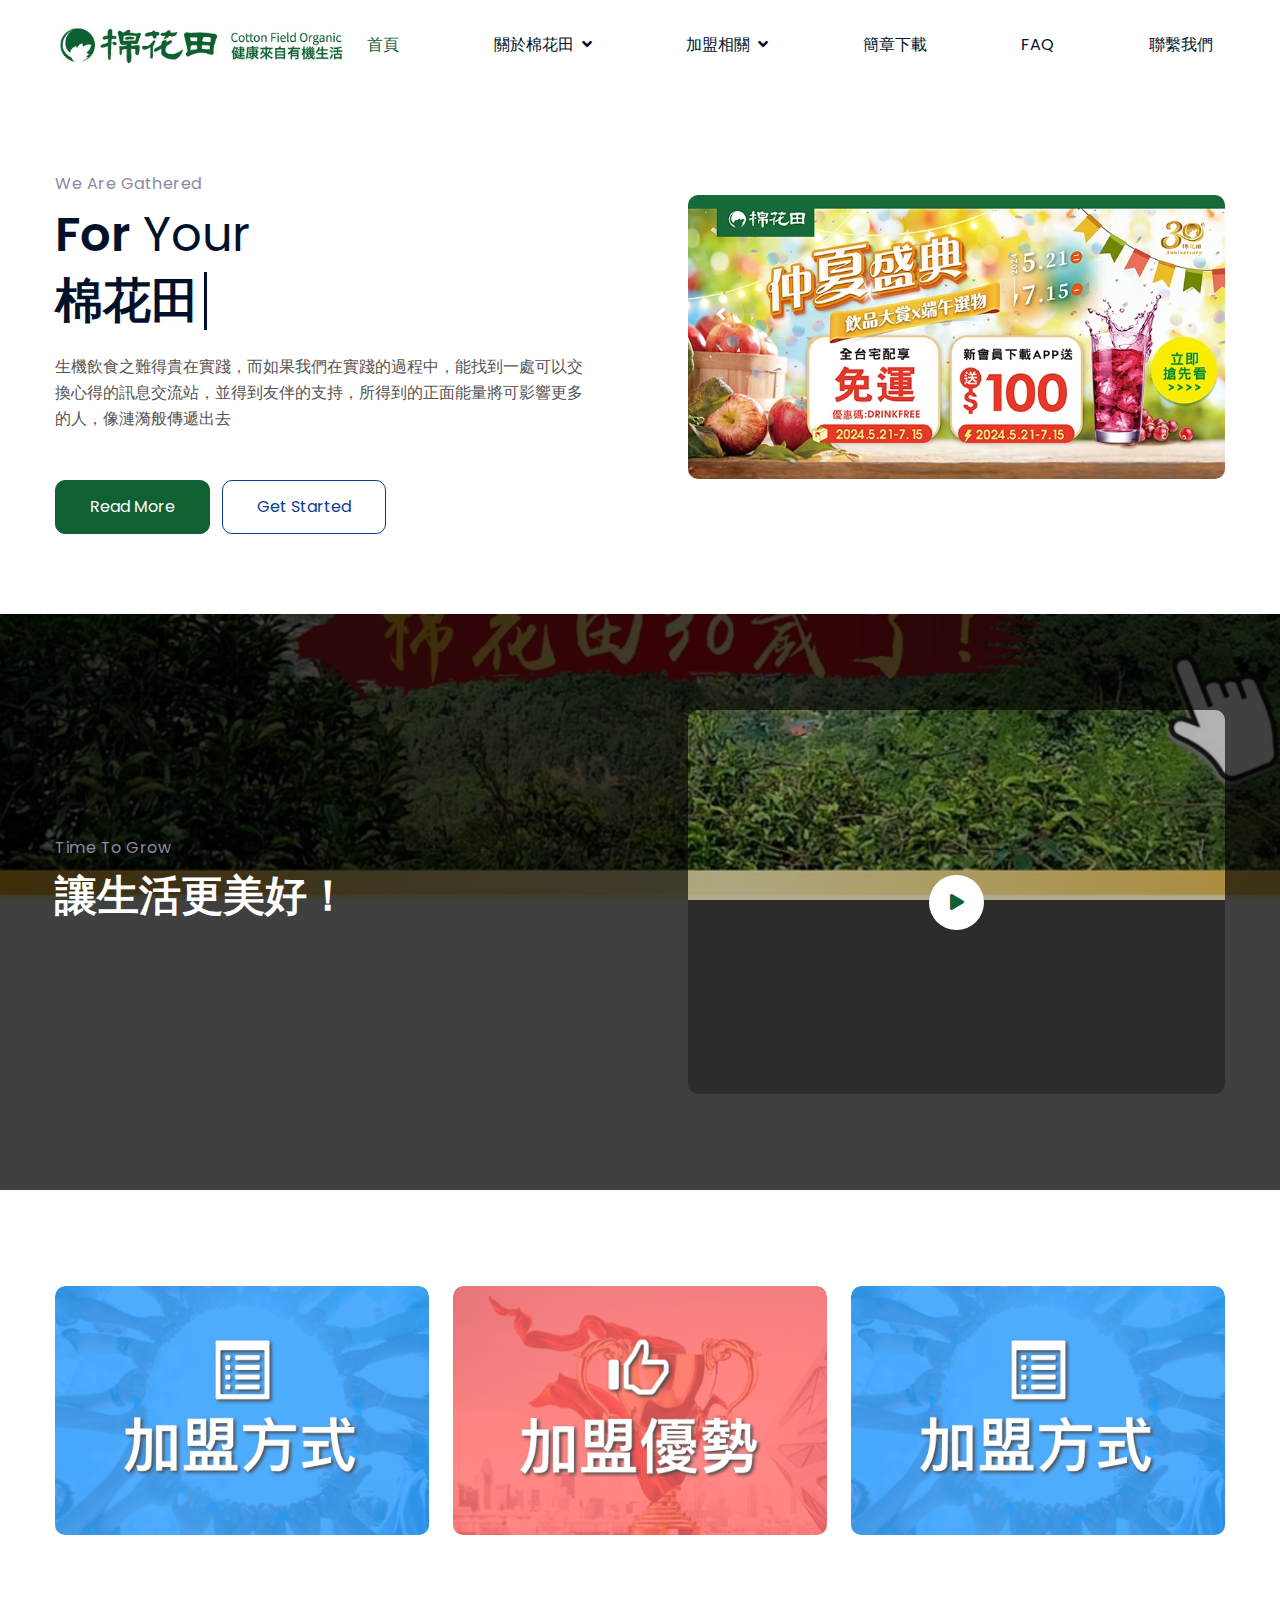
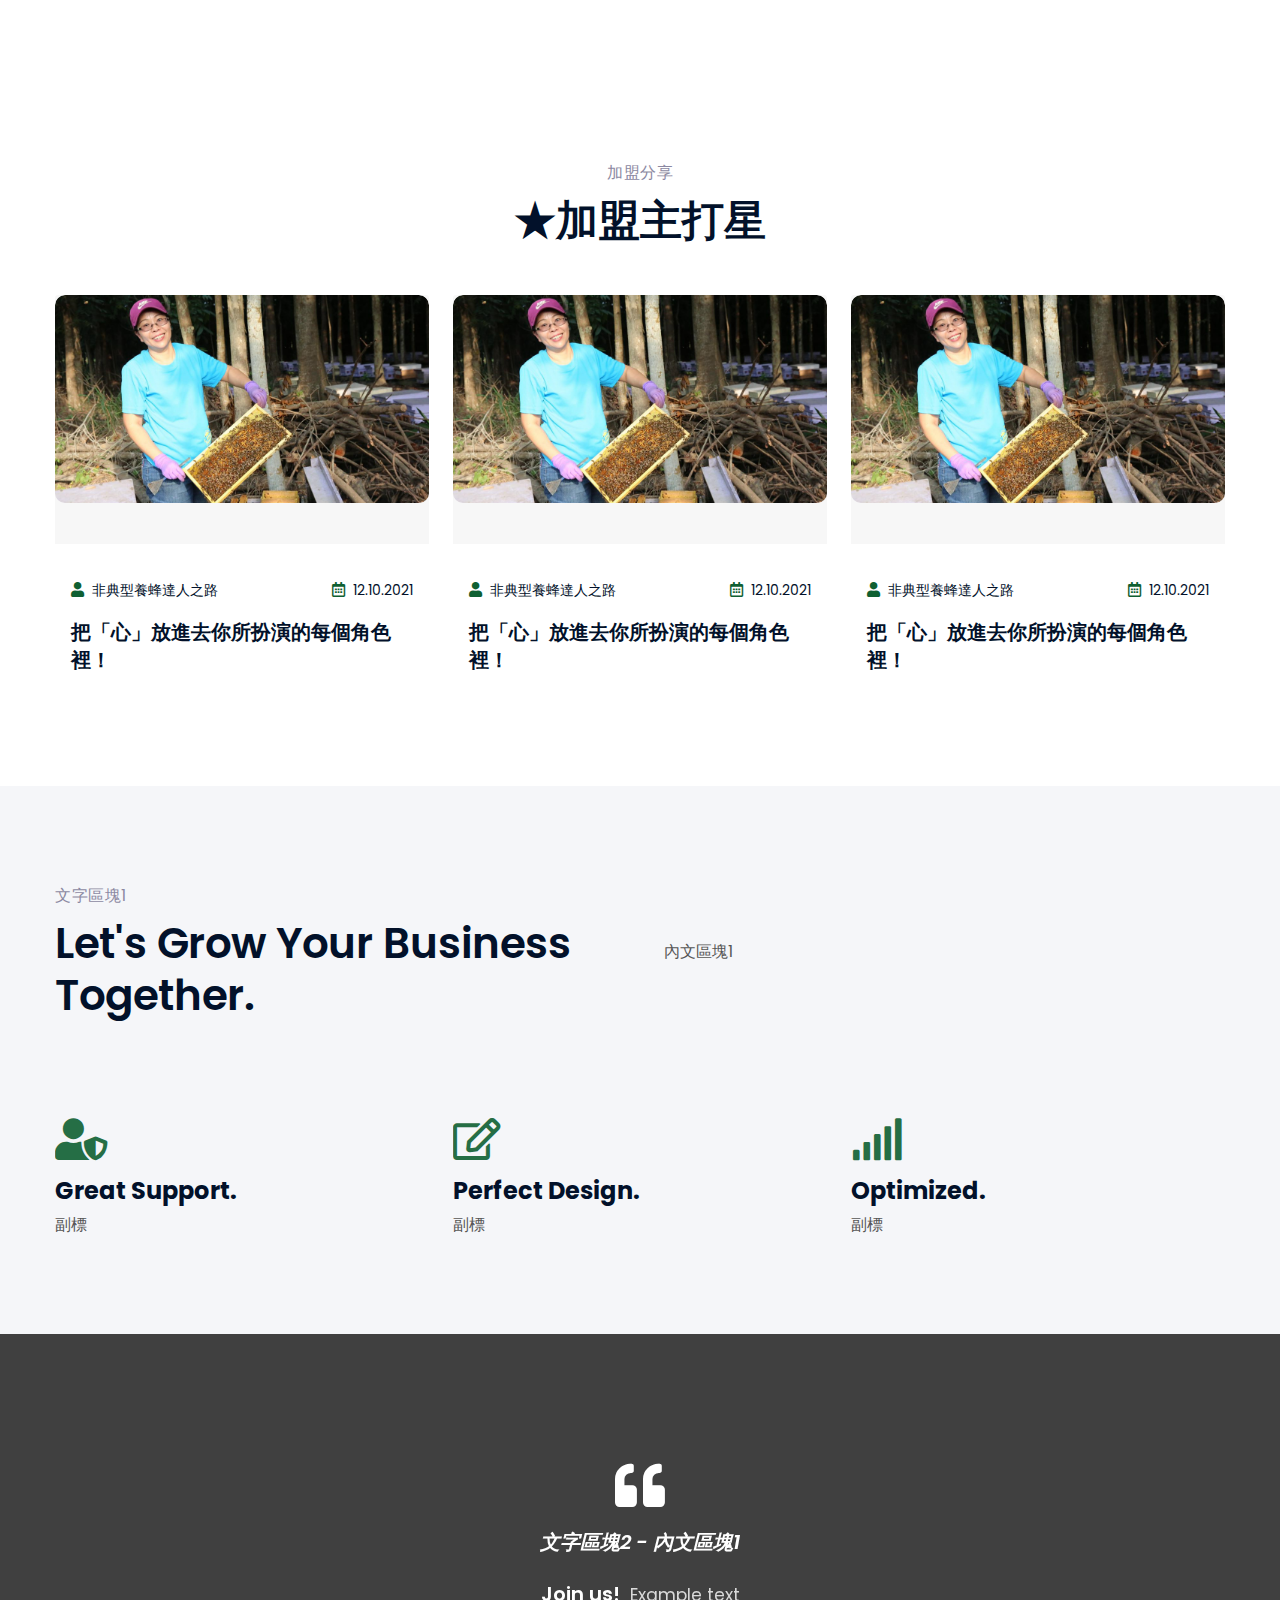
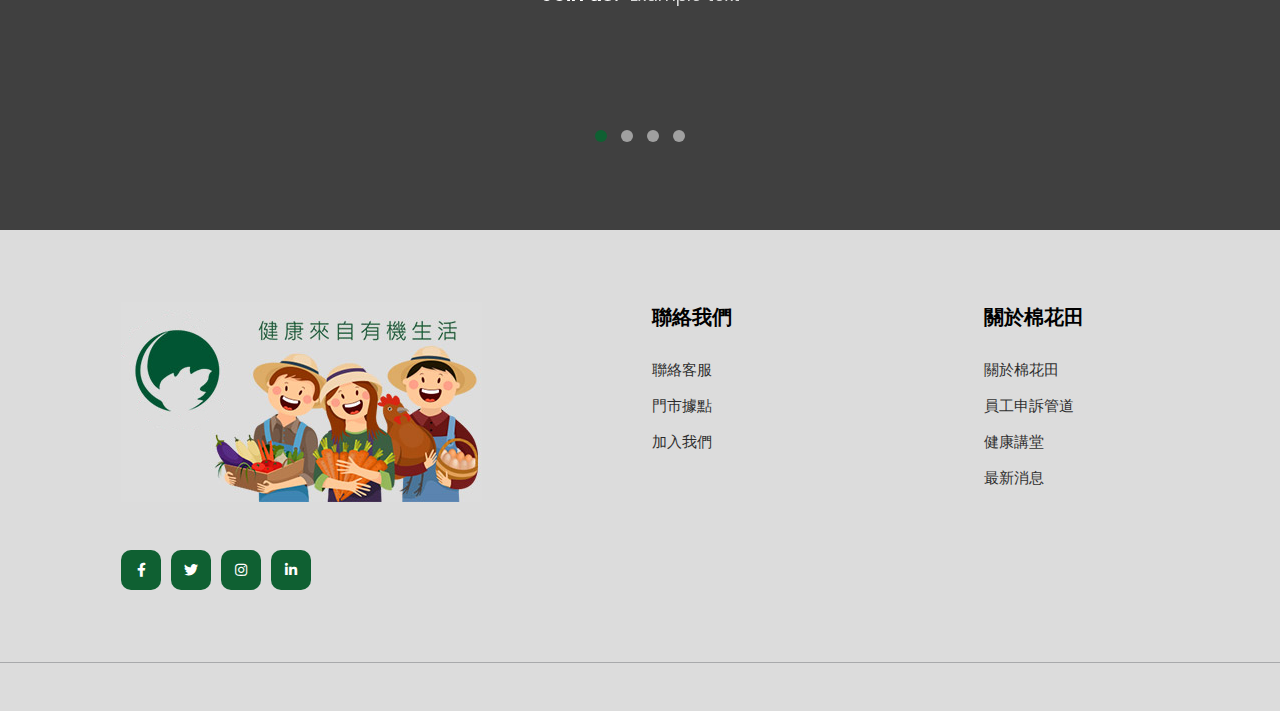
<file: index.html>
<!DOCTYPE html>
<html lang="en">
  <head>
    <!-- Required meta tags -->
    <meta charset="utf-8" />
    <meta
      name="viewport"
      content="width=device-width, initial-scale=1, shrink-to-fit=no"
    />
    <title>棉花田加盟| 首頁</title>
    <!--/google-fonts -->
    <link
      href="https://fonts.googleapis.com/css2?family=Poppins:ital,wght@0,300;0,400;0,700;1,400;1,600&display=swap"
      rel="stylesheet"
    />
    <!--//google-fonts -->
    <!-- Template CSS -->
    <link rel="stylesheet" href="assets/css/style-liberty.css" />
  </head>

  <body>
    <!--/Header-->
    <header id="site-header" class="fixed-top">
      <div class="container">
        <nav class="navbar navbar-expand-lg navbar-light stroke py-lg-0">
          <a class="navbar-brand" href="index.html">
            <img src="assets/images/logo.jpg" alt="Logo" />
          </a>

          <button
            class="navbar-toggler collapsed"
            type="button"
            data-bs-toggle="collapse"
            data-bs-target="#navbarScroll"
            aria-controls="navbarScroll"
            aria-expanded="false"
            aria-label="Toggle navigation"
          >
            <span class="navbar-toggler-icon fa icon-expand fa-bars"></span>
            <span class="navbar-toggler-icon fa icon-close fa-times"></span>
          </button>
          <div class="collapse navbar-collapse" id="navbarScroll">
            <ul class="navbar-nav me-lg-auto my-2 my-lg-0 navbar-nav-scroll">
              <li class="nav-item">
                <a class="nav-link active" aria-current="page" href="index.html"
                  >首頁</a
                >
              </li>
              <li class="nav-item dropdown">
                <a
                  class="nav-link dropdown-toggle"
                  href="#Pages"
                  id="navbarDropdown"
                  role="button"
                  data-bs-toggle="dropdown"
                  aria-expanded="false"
                >
                  關於棉花田 <span class="fa fa-angle-down ms-1"></span>
                </a>
                <ul class="dropdown-menu" aria-labelledby="navbarDropdown">
                  <li>
                    <a class="dropdown-item pt-2" href="blog-single.html"
                      >關於棉花田</a
                    >
                  </li>
                  <li>
                    <a class="dropdown-item" href="blog-single.html"
                      >食品安全
                    </a>
                  </li>
                  <li>
                    <a class="dropdown-item" href="blog-single.html"
                      >品質宣言</a
                    >
                  </li>
                  <li>
                    <a class="dropdown-item" href="blog-single.html"
                      >有機夥伴</a
                    >
                  </li>
                </ul>
              </li>
              <li class="nav-item dropdown">
                <a
                  class="nav-link dropdown-toggle"
                  href="#Pages"
                  id="navbarDropdown"
                  role="button"
                  data-bs-toggle="dropdown"
                  aria-expanded="false"
                >
                  加盟相關 <span class="fa fa-angle-down ms-1"></span>
                </a>
                <ul class="dropdown-menu" aria-labelledby="navbarDropdown">
                  <li>
                    <a class="dropdown-item" href="aboutFranchise.html"
                      >加盟武功秘笈</a
                    >
                  </li>
                  <li>
                    <a class="dropdown-item" href="aboutFranchise-single.html"
                      >加盟優勢</a
                    >
                  </li>
                  <li>
                    <a class="dropdown-item" href="aboutFranchise-single.html"
                      >總部支援</a
                    >
                  </li>
                </ul>
              </li>

              <li class="nav-item">
                <a class="nav-link" href="#">簡章下載 </a>
              </li>
              <li class="nav-item">
                <a class="nav-link" href="faq.html">FAQ</a>
              </li>
              <li class="nav-item">
                <a class="nav-link" href="contact.html">聯繫我們</a>
              </li>
            </ul>
          </div>
        </nav>
      </div>
    </header>
    <!--//Header-->
    <!-- main-slider -->
    <section class="w3l-main-content" id="home">
      <div class="container">
        <div class="row align-items-center w3l-slider-grids">
          <div class="col-lg-6 w3l-slider-left-info pe-lg-5">
            <h6 class="title-subhny mb-2">We are gathered</h6>
            <h3 class="mb-2 title"><span>For</span> Your</h3>
            <h3 class="mb-4 title">
              <span class="typed-text"></span><span class="cursor">&nbsp</span>
            </h3>
            <p class="w3banr-p">
              生機飲食之難得貴在實踐，而如果我們在實踐的過程中，能找到一處可以交換心得的訊息交流站，並得到友伴的支持，所得到的正面能量將可影響更多的人，像漣漪般傳遞出去
            </p>
            <div class="w3l-buttons mt-sm-5 mt-4">
              <a class="btn btn-primary btn-style me-2" href="about.html"
                >Read More
              </a>
              <a class="btn btn-outline-primary btn-style" href="contact.html">
                Get Started
              </a>
            </div>
          </div>
          <div
            class="col-lg-6 w3l-slider-right-info mt-lg-0 mt-5 ps-lg-5 align-items-center"
          >
            <div class="w3l-main-slider banner-slider">
              <div class="owl-one owl-carousel owl-theme">
                <div class="item">
                  <div class="slider-info">
                    <div class="w3l-slidehny-img banner-top1">
                      <img
                        src="assets/images/banner1.jpg"
                        alt=""
                        class="radius-image img-fluid"
                      />
                    </div>
                  </div>
                </div>
                <div class="item">
                  <div class="slider-info">
                    <div class="w3l-slidehny-img banner-top2">
                      <img
                        src="assets/images/banner2.jpg"
                        alt=""
                        class="radius-image img-fluid"
                      />
                    </div>
                  </div>
                </div>
                <div class="item">
                  <div class="slider-info">
                    <div class="w3l-slidehny-img banner-top3">
                      <img
                        src="assets/images/banner3.jpg"
                        alt=""
                        class="radius-image img-fluid"
                      />
                    </div>
                  </div>
                </div>
                <div class="item">
                  <div class="slider-info">
                    <div class="w3l-slidehny-img banner-top4">
                      <img
                        src="assets/images/banner4.jpg"
                        alt=""
                        class="radius-image img-fluid"
                      />
                    </div>
                  </div>
                </div>
              </div>
            </div>
          </div>
        </div>
      </div>
    </section>
    <!--/video-section-->
    <section class="w3l-video" id="video">
      <div class="video-mid-w3 py-5">
        <div class="container py-md-5 py-3">
          <!--/row-1-->
          <div class="row">
            <div class="col-lg-6 mt-lg-0 mb-5 align-self pe-lg-3">
              <div class="title-content text-left">
                <h6 class="title-subhny mb-2">Time to grow</h6>
                <h3 class="title-w3l two">讓生活更美好！</h3>
              </div>
              <!-- <p class="mt-md-4 mt-3">
                副標副標副標副標副標副標副標副標副標副標副標副標副標副標副標副標副標副標副標副標副標副標副標副標副標副標
              </p> -->
              <!-- <div class="w3l-two-buttons">
                <a
                  href="about.html"
                  class="btn btn-style btn-primary mt-lg-5 mt-4"
                  >Read More
                </a>
                <a
                  href="#view"
                  class="btn btn-style btn-white mt-lg-5 mt-4 ms-2"
                >
                  Contact Us</a
                >
              </div> -->
            </div>
            <div class="col-lg-6 videow3-right ps-lg-5">
              <div class="w3l-index5 py-5">
                <div class="history-info align-self text-center py-5 my-lg-5">
                  <div class="position-relative py-5">
                    <a
                      href="#small-dialog1"
                      class="popup-with-zoom-anim play-view text-center position-absolute"
                    >
                      <span class="video-play-icon">
                        <span class="fa fa-play"></span>
                      </span>
                    </a>
                    <!-- dialog itself, mfp-hide class is required to make dialog hidden -->
                    <div id="small-dialog1" class="zoom-anim-dialog mfp-hide">
                      <iframe
                        width="560"
                        height="315"
                        src="https://www.youtube.com/embed/kYEYwpw-saY?si=obsV06PtqOZof9tz"
                        title="YouTube video player"
                        frameborder="0"
                        allow="accelerometer; autoplay; clipboard-write; encrypted-media; gyroscope; picture-in-picture; web-share"
                        referrerpolicy="strict-origin-when-cross-origin"
                        allowfullscreen
                      ></iframe>
                    </div>
                  </div>
                </div>
              </div>
            </div>
          </div>
          <!--//row-1-->
        </div>
      </div>
    </section>
    <!--//video-section-->
    <!--/img-grids-->
    <section class="w3l-img-grids" id="gridsimg">
      <div class="blog py-5" id="classes">
        <div class="container py-lg-5">
          <div class="row align-items-center">
            <div class="col-lg-4 col-md-6 item mt-lg-0 mt-5">
              <div class="w3img-grids-info">
                <div class="w3img-grids-info-gd position-relative">
                  <a href="#services">
                    <div class="page">
                      <div
                        class="photobox photobox_triangular photobox_scale-rotated"
                      >
                        <div class="photobox__previewbox media-placeholder">
                          <img
                            class="img-fluid photobox__preview media-placeholder__media radius-image"
                            src="assets/images/index1.jpg"
                            alt=""
                          />
                        </div>
                        <div class="photobox__info-wrapper">
                          <div class="photobox__info">
                            <span>Responsive</span>
                          </div>
                        </div>
                      </div>
                    </div>
                  </a>
                  <!-- <div class="w3img-grids-info-gd-content mt-4">
                          <a href="#gridsimg" class="titile-img d-block">
                            <h4 class="mb-2">Research.</h4>
                          </a>
                          <p class="">
                            Lorem ipsum viverra feugiat. Pellen tesque libero ut
                            justo, ultrices in ligula.Lorem ipsum viverra feugiat.
                          </p>
                        </div> -->
                </div>
              </div>
            </div>
            <div class="col-lg-4 col-md-6 item mt-lg-0 mt-5">
              <div class="w3img-grids-info">
                <div class="w3img-grids-info-gd position-relative">
                  <a href="#services">
                    <div class="page">
                      <div
                        class="photobox photobox_triangular photobox_scale-rotated"
                      >
                        <div class="photobox__previewbox media-placeholder">
                          <img
                            class="img-fluid photobox__preview media-placeholder__media radius-image"
                            src="assets/images/index2.jpg"
                            alt=""
                          />
                        </div>
                        <div class="photobox__info-wrapper">
                          <div class="photobox__info">
                            <span>Unlimited </span>
                          </div>
                        </div>
                      </div>
                    </div>
                  </a>
                  <!-- <div class="w3img-grids-info-gd-content mt-4">
                          <a href="#gridsimg" class="titile-img d-block">
                            <h4 class="mb-2">Presentation.</h4>
                          </a>
                          <p class="">
                            Lorem ipsum viverra feugiat. Pellen tesque libero ut
                            justo, ultrices in ligula.Lorem ipsum viverra feugiat.
                          </p>
                        </div> -->
                </div>
              </div>
            </div>
            <div class="col-lg-4 col-md-6 item mt-lg-0 mt-5">
              <div class="w3img-grids-info">
                <div class="w3img-grids-info-gd position-relative">
                  <a href="#services">
                    <div class="page">
                      <div
                        class="photobox photobox_triangular photobox_scale-rotated"
                      >
                        <div class="photobox__previewbox media-placeholder">
                          <img
                            class="img-fluid photobox__preview media-placeholder__media radius-image"
                            src="assets/images/index1.jpg"
                            alt=""
                          />
                        </div>
                        <div class="photobox__info-wrapper">
                          <div class="photobox__info">
                            <span> Integration</span>
                          </div>
                        </div>
                      </div>
                    </div>
                  </a>
                  <!-- <div class="w3img-grids-info-gd-content mt-4">
                          <a href="#gridsimg" class="titile-img d-block">
                            <h4 class="mb-2">Meeting.</h4>
                          </a>
                          <p class="">
                            Lorem ipsum viverra feugiat. Pellen tesque libero ut
                            justo, ultrices in ligula.Lorem ipsum viverra feugiat.
                          </p>
                        </div> -->
                </div>
              </div>
            </div>
          </div>
        </div>
      </div>
    </section>
    <!--//img-grids-->
    <!-- /main-slider -->
    <div style="margin: 8px auto; display: block; text-align: center">
      <!---728x90--->
    </div>

    <div style="margin: 8px auto; display: block; text-align: center">
      <!---728x90--->
    </div>
    <div style="margin: 8px auto; display: inline-block; text-align: center">
      <!---728x90--->
    </div>

    <!--/blogs-grids-->
    <section class="w3l-courses" id="blog">
      <div class="blog py-5" id="classes">
        <div class="container py-lg-5">
          <div class="header-secw3 text-center">
            <h6 class="title-subhny mb-2">加盟分享</h6>
            <h3 class="title-w3l">★加盟主打星</h3>
          </div>

          <div class="row align-items-center">
            <div class="col-lg-4 col-md-6 item mt-md-5 mt-4">
              <div class="card">
                <div class="card-header p-0 position-relative">
                  <a href="blog-single.html">
                    <div class="page">
                      <div
                        class="photobox photobox_triangular photobox_scale-rotated"
                      >
                        <div class="photobox__previewbox media-placeholder">
                          <img
                            class="img-fluid photobox__preview media-placeholder__media"
                            src="assets/images/star1.jpg"
                            alt="maketing"
                          />
                        </div>
                        <div class="photobox__info-wrapper">
                          <div class="photobox__info">
                            <span class="fas fa-plus"></span>
                          </div>
                        </div>
                      </div>
                    </div>
                  </a>
                </div>
                <div class="card-body course-details">
                  <div class="course-meta mb-3">
                    <div class="meta-item course-lesson">
                      <a href="#"
                        ><span class="fas fa-user"></span>
                        <span class="meta-value">非典型養蜂達人之路</span></a
                      >
                    </div>

                    <div class="meta-item course-students">
                      <span class="far fa-calendar-alt"></span>
                      <span class="meta-value"> 12.10.2021 </span>
                    </div>
                  </div>
                  <a href="blog-single.html" class="course-desc"
                    >把「心」放進去你所扮演的每個角色裡！
                  </a>
                </div>
              </div>
            </div>

            <div class="col-lg-4 col-md-6 item mt-md-5 mt-4">
              <div class="card">
                <div class="card-header p-0 position-relative">
                  <a href="blog-single.html">
                    <div class="page">
                      <div
                        class="photobox photobox_triangular photobox_scale-rotated"
                      >
                        <div class="photobox__previewbox media-placeholder">
                          <img
                            class="img-fluid photobox__preview media-placeholder__media"
                            src="assets/images/star1.jpg"
                            alt="maketing"
                          />
                        </div>
                        <div class="photobox__info-wrapper">
                          <div class="photobox__info">
                            <span class="fas fa-plus"></span>
                          </div>
                        </div>
                      </div>
                    </div>
                  </a>
                </div>
                <div class="card-body course-details">
                  <div class="course-meta mb-3">
                    <div class="meta-item course-lesson">
                      <a href="#"
                        ><span class="fas fa-user"></span>
                        <span class="meta-value">非典型養蜂達人之路</span></a
                      >
                    </div>

                    <div class="meta-item course-students">
                      <span class="far fa-calendar-alt"></span>
                      <span class="meta-value"> 12.10.2021 </span>
                    </div>
                  </div>
                  <a href="blog-single.html" class="course-desc"
                    >把「心」放進去你所扮演的每個角色裡！
                  </a>
                </div>
              </div>
            </div>

            <div class="col-lg-4 col-md-6 item mt-md-5 mt-4">
              <div class="card">
                <div class="card-header p-0 position-relative">
                  <a href="blog-single.html">
                    <div class="page">
                      <div
                        class="photobox photobox_triangular photobox_scale-rotated"
                      >
                        <div class="photobox__previewbox media-placeholder">
                          <img
                            class="img-fluid photobox__preview media-placeholder__media"
                            src="assets/images/star1.jpg"
                            alt="maketing"
                          />
                        </div>
                        <div class="photobox__info-wrapper">
                          <div class="photobox__info">
                            <span class="fas fa-plus"></span>
                          </div>
                        </div>
                      </div>
                    </div>
                  </a>
                </div>
                <div class="card-body course-details">
                  <div class="course-meta mb-3">
                    <div class="meta-item course-lesson">
                      <a href="#"
                        ><span class="fas fa-user"></span>
                        <span class="meta-value">非典型養蜂達人之路</span></a
                      >
                    </div>

                    <div class="meta-item course-students">
                      <span class="far fa-calendar-alt"></span>
                      <span class="meta-value"> 12.10.2021 </span>
                    </div>
                  </div>
                  <a href="blog-single.html" class="course-desc"
                    >把「心」放進去你所扮演的每個角色裡！
                  </a>
                </div>
              </div>
            </div>
          </div>
        </div>
      </div>
    </section>
    <section class="w3l-grids-3 py-5">
      <div class="container py-md-5 py-3">
        <div class="row align-items-center">
          <div class="col-lg-6 header-sec">
            <h6 class="title-subhny mb-2">文字區塊1</h6>
            <h3 class="title-w3l">Let's grow your business together.</h3>
          </div>
          <div class="col-lg-6 header-sec-paraw3 ps-lg-4">
            <p class="">內文區塊1</p>
          </div>
        </div>
        <div class="row bottom_grids text-left mt-lg-5 align-items-center">
          <div class="col-lg-4 col-md-6 mt-5">
            <div class="grid-block">
              <a href="#grids" class="d-block">
                <div class="grid-block-infw3">
                  <div class="grid-block-icon">
                    <span class="fas fa-user-shield"></span>
                  </div>
                  <h4 class="my-3">Great Support.</h4>
                </div>
                <p class="">副標</p>
              </a>
            </div>
          </div>
          <div class="col-lg-4 col-md-6 mt-5">
            <div class="grid-block active">
              <a href="#grids" class="d-block">
                <div class="grid-block-infw3">
                  <div class="grid-block-icon">
                    <span class="far fa-edit"></span>
                  </div>
                  <h4 class="my-3">Perfect Design.</h4>
                </div>
                <p class="">副標</p>
              </a>
            </div>
          </div>
          <div class="col-lg-4 col-md-6 mt-5">
            <div class="grid-block">
              <a href="#grids" class="d-block">
                <div class="grid-block-infw3">
                  <div class="grid-block-icon">
                    <span class="fas fa-signal" aria-hidden="true"></span>
                  </div>

                  <h4 class="my-3">Optimized.</h4>
                </div>
                <p class="">副標</p>
              </a>
            </div>
          </div>
        </div>
      </div>
    </section>

    <section class="w3l-clients" id="clients">
      <!-- /grids -->
      <div class="cusrtomer-layout py-5">
        <div class="container py-lg-5 py-md-3">
          <!-- /grids -->
          <div class="testimonial-width">
            <div id="owl-demo1" class="owl-two owl-carousel owl-theme">
              <div class="item">
                <div class="testimonial-content">
                  <div class="testimonial">
                    <blockquote>
                      <i class="fas fa-quote-left"></i>
                      <q> 文字區塊2 - 內文區塊1</q>
                    </blockquote>
                    <div class="testi-des">
                      <div class="peopl align-self">
                        <h3>Join us!</h3>
                        <p class="indentity">Example text</p>
                      </div>
                    </div>
                  </div>
                </div>
              </div>
              <div class="item">
                <div class="testimonial-content">
                  <div class="testimonial">
                    <blockquote>
                      <i class="fas fa-quote-left"></i>
                      <q> 文字區塊2 - 內文區塊2</q>
                    </blockquote>
                    <div class="testi-des">
                      <div class="peopl align-self">
                        <h3>Join us!</h3>
                        <p class="indentity">Example text</p>
                      </div>
                    </div>
                  </div>
                </div>
              </div>
              <div class="item">
                <div class="testimonial-content">
                  <div class="testimonial">
                    <blockquote>
                      <i class="fas fa-quote-left"></i>
                      <q> 文字區塊2 - 內文區塊3</q>
                    </blockquote>
                    <div class="testi-des">
                      <div class="peopl align-self">
                        <h3>Join us!</h3>
                        <p class="indentity">Example text</p>
                      </div>
                    </div>
                  </div>
                </div>
              </div>
              <div class="item">
                <div class="testimonial-content">
                  <div class="testimonial">
                    <blockquote>
                      <i class="fas fa-quote-left"></i>
                      <q>
                        Lorem ipsum dolor sit amet consectetur adipisicing elit.
                        Velit beatae laudantium voluptate rem ullam dolore nisi
                        voluptatibus esse quasi, doloribus tempora. Dolores
                        molestias adipisci dolor sit amet!. Lorem ipsum dolor
                        sit amet.</q
                      >
                    </blockquote>
                    <div class="testi-des">
                      <div class="peopl align-self">
                        <h3>Mike Thyson</h3>
                        <p class="indentity">Example City</p>
                      </div>
                    </div>
                  </div>
                </div>
              </div>
            </div>
          </div>
        </div>
        <!-- /grids -->
      </div>
      <!-- //grids -->
    </section>
    <!-- //testimonials -->

    <!-- footer -->
    <section class="w3l-footer-29-main">
      <div class="footer-29 py-5">
        <div class="container py-lg-4">
          <div class="row footer-top-29">
            <div class="col-lg-4 col-md-6 footer-list-29 footer-1 pe-lg-5">
              <div class="footer-logo mb-4">
                <h2>
                  <a class="navbar-brand" href="index.html">
                    <img src="assets/images/s1.jpg" alt="footer" />
                  </a>
                </h2>
              </div>

              <div class="main-social-footer-29 mt-5">
                <a href="#facebook" class="facebook"
                  ><span class="fab fa-facebook-f"></span
                ></a>
                <a href="#twitter" class="twitter"
                  ><span class="fab fa-twitter"></span
                ></a>
                <a href="#instagram" class="instagram"
                  ><span class="fab fa-instagram"></span
                ></a>
                <a href="#linkedin" class="linkedin"
                  ><span class="fab fa-linkedin-in"></span
                ></a>
              </div>
            </div>
            <!-- <div class="col-lg-2 col-md-6 footer-list-29 footer-2 mt-sm-0 mt-5">
              <ul>
                <h6 class="footer-title-29">Links</h6>
                <li><a href="about.html">About Us</a></li>
                <li><a href="blog.html"> Blog posts</a></li>
                <li><a href="services.html">Services</a></li>
                <li><a href="blog.html"> Blog posts</a></li>
                <li><a href="contact.html">Contact us</a></li>
              </ul>
            </div> -->
            <div class="col-lg-2 col-md-6 footer-list-29 footer-3 mt-lg-0 mt-5">
              <h6 class="footer-title-29">聯絡我們</h6>
              <ul>
                <li>
                  <a href="https://www.sun-organism.com.tw/contactus.php"
                    >聯絡客服</a
                  >
                </li>
                <li>
                  <a href="https://www.sun-organism.com.tw/store.php"
                    >門市據點</a
                  >
                </li>
                <li>
                  <a href="https://www.104.com.tw/company/dafvew0">加入我們</a>
                </li>
              </ul>
            </div>
            <div class="col-lg-2 col-md-6 footer-list-29 footer-4 mt-lg-0 mt-5">
              <h6 class="footer-title-29">關於棉花田</h6>
              <ul>
                <li>
                  <a href="https://www.sun-organism.com.tw/article_list.php?t=1"
                    >關於棉花田</a
                  >
                </li>
                <li>
                  <a
                    href="https://www.sun-organism.com.tw/article_list.php?m=34"
                    >員工申訴管道</a
                  >
                </li>
                <li>
                  <a href="https://www.sun-organism.com.tw/article_list.php?t=2"
                    >健康講堂</a
                  >
                </li>
                <li>
                  <a href="https://www.sun-organism.com.tw/article_list.php?t=4"
                    >最新消息</a
                  >
                </li>
              </ul>
            </div>
            <!-- <div class="col-lg-2 col-md-6 footer-list-29 footer-4 mt-lg-0 mt-5">
              <h6 class="footer-title-29">Support</h6>
              <ul>
                <li><a href="#awards">Awards</a></li>
                <li><a href="#secutiry">Security</a></li>

                <li><a href="#proj">Products</a></li>
                <li><a href="#efaq">faQ</a></li>
                <li><a href="#help">Help</a></li>
                <li><a href="#mail">Mail Us</a></li>
                <li><a href="#terms">Terms </a></li>
                <li><a href="#policy">Privacy Policy</a></li>
              </ul>
            </div> -->
          </div>
        </div>
      </div>
      <!-- copyright -->
      <section class="w3l-copyright text-center">
        <!-- move top -->
        <button onclick="topFunction()" id="movetop" title="Go to top">
          <span class="fas fa-arrow-up"></span>
        </button>
        <script>
          // When the user scrolls down 20px from the top of the document, show the button
          window.onscroll = function () {
            scrollFunction();
          };

          function scrollFunction() {
            if (
              document.body.scrollTop > 20 ||
              document.documentElement.scrollTop > 20
            ) {
              document.getElementById("movetop").style.display = "block";
            } else {
              document.getElementById("movetop").style.display = "none";
            }
          }

          // When the user clicks on the button, scroll to the top of the document
          function topFunction() {
            document.body.scrollTop = 0;
            document.documentElement.scrollTop = 0;
          }
        </script>
        <!-- /move top -->
      </section>
      <!-- //copyright -->
    </section>
    <!-- //footer -->
    <!-- Js scripts -->
    <!-- Template JavaScript -->
    <script src="assets/js/jquery-3.3.1.min.js"></script>
    <script src="assets/js/theme-change.js"></script>
    <!-- /typig-text-->
    <script>
      const typedTextSpan = document.querySelector(".typed-text");
      const cursorSpan = document.querySelector(".cursor");

      const textArray = [
        "棉花田挺你安心創業！      ",
        "加盟金ＸＸ萬募集中！       ",
        "棉花田輕鬆當老闆       ",
      ];
      const typingDelay = 200;
      const erasingDelay = 10;
      const newTextDelay = 100; // Delay between current and next text
      let textArrayIndex = 0;
      let charIndex = 0;

      function type() {
        if (charIndex < textArray[textArrayIndex].length) {
          if (!cursorSpan.classList.contains("typing"))
            cursorSpan.classList.add("typing");
          typedTextSpan.textContent +=
            textArray[textArrayIndex].charAt(charIndex);
          charIndex++;
          setTimeout(type, typingDelay);
        } else {
          cursorSpan.classList.remove("typing");
          setTimeout(erase, newTextDelay);
        }
      }

      function erase() {
        if (charIndex > 0) {
          // add class 'typing' if there's none
          if (!cursorSpan.classList.contains("typing")) {
            cursorSpan.classList.add("typing");
          }
          typedTextSpan.textContent = textArray[textArrayIndex].substring(0, 0);
          charIndex--;
          setTimeout(erase, erasingDelay);
        } else {
          cursorSpan.classList.remove("typing");
          textArrayIndex++;
          if (textArrayIndex >= textArray.length) textArrayIndex = 0;
          setTimeout(type, typingDelay);
        }
      }

      document.addEventListener("DOMContentLoaded", function () {
        // On DOM Load initiate the effect
        if (textArray.length) setTimeout(type, newTextDelay + 250);
      });
    </script>
    <!-- //typig-text-->
    <script src="assets/js/jquery-1.9.1.min.js"></script>
    <!-- faq -->
    <script>
      const items = document.querySelectorAll(".accordion button");

      function toggleAccordion() {
        const itemToggle = this.getAttribute("aria-expanded");

        for (i = 0; i < items.length; i++) {
          items[i].setAttribute("aria-expanded", "false");
        }

        if (itemToggle == "false") {
          this.setAttribute("aria-expanded", "true");
        }
      }

      items.forEach((item) => item.addEventListener("click", toggleAccordion));
    </script>
    <!-- //faq -->

    <script src="assets/js/circles.js"></script>
    <!-- owlcarousel -->
    <script src="assets/js/owl.carousel.js"></script>
    <!-- script for banner slider-->
    <script>
      $(document).ready(function () {
        $(".owl-one").owlCarousel({
          loop: true,
          margin: 0,
          nav: false,
          responsiveClass: true,
          autoplay: true,
          autoplayTimeout: 5000,
          autoplaySpeed: 1000,
          autoplayHoverPause: false,
          responsive: {
            0: {
              items: 1,
            },
            480: {
              items: 1,
            },
            667: {
              items: 1,
            },
            1000: {
              items: 1,
            },
          },
        });
      });
    </script>
    <!-- //script -->
    <!-- script for tesimonials carousel slider -->
    <script>
      $(document).ready(function () {
        $("#owl-demo1").owlCarousel({
          loop: true,
          margin: 30,
          nav: false,
          responsiveClass: true,
          responsive: {
            0: {
              items: 1,
              nav: false,
            },
            736: {
              items: 1,
              nav: false,
            },
            1000: {
              items: 1,
              nav: false,
              margin: 20,
              loop: false,
            },
          },
        });
      });
    </script>
    <!-- //script for tesimonials carousel slider -->
    <!-- video popup -->
    <script src="assets/js/jquery.magnific-popup.min.js"></script>
    <script>
      $(document).ready(function () {
        $(".popup-with-zoom-anim").magnificPopup({
          type: "inline",

          fixedContentPos: false,
          fixedBgPos: true,

          overflowY: "auto",

          closeBtnInside: true,
          preloader: false,

          midClick: true,
          removalDelay: 300,
          mainClass: "my-mfp-zoom-in",
        });

        $(".popup-with-move-anim").magnificPopup({
          type: "inline",

          fixedContentPos: false,
          fixedBgPos: true,

          overflowY: "auto",

          closeBtnInside: true,
          preloader: false,

          midClick: true,
          removalDelay: 300,
          mainClass: "my-mfp-slide-bottom",
        });
      });
    </script>
    <!-- //video popup -->
    <!-- MENU-JS -->
    <script>
      $(window).on("scroll", function () {
        var scroll = $(window).scrollTop();

        if (scroll >= 80) {
          $("#site-header").addClass("nav-fixed");
        } else {
          $("#site-header").removeClass("nav-fixed");
        }
      });

      //Main navigation Active Class Add Remove
      $(".navbar-toggler").on("click", function () {
        $("header").toggleClass("active");
      });
      $(document).on("ready", function () {
        if ($(window).width() > 991) {
          $("header").removeClass("active");
        }
        $(window).on("resize", function () {
          if ($(window).width() > 991) {
            $("header").removeClass("active");
          }
        });
      });
    </script>
    <!-- //MENU-JS -->

    <!-- disable body scroll which navbar is in active -->
    <script>
      $(function () {
        $(".navbar-toggler").click(function () {
          $("body").toggleClass("noscroll");
        });
      });
    </script>
    <!-- //disable body scroll which navbar is in active -->

    <!-- //bootstrap -->
    <script src="assets/js/bootstrap.min.js"></script>
  </body>
</html>
</file>
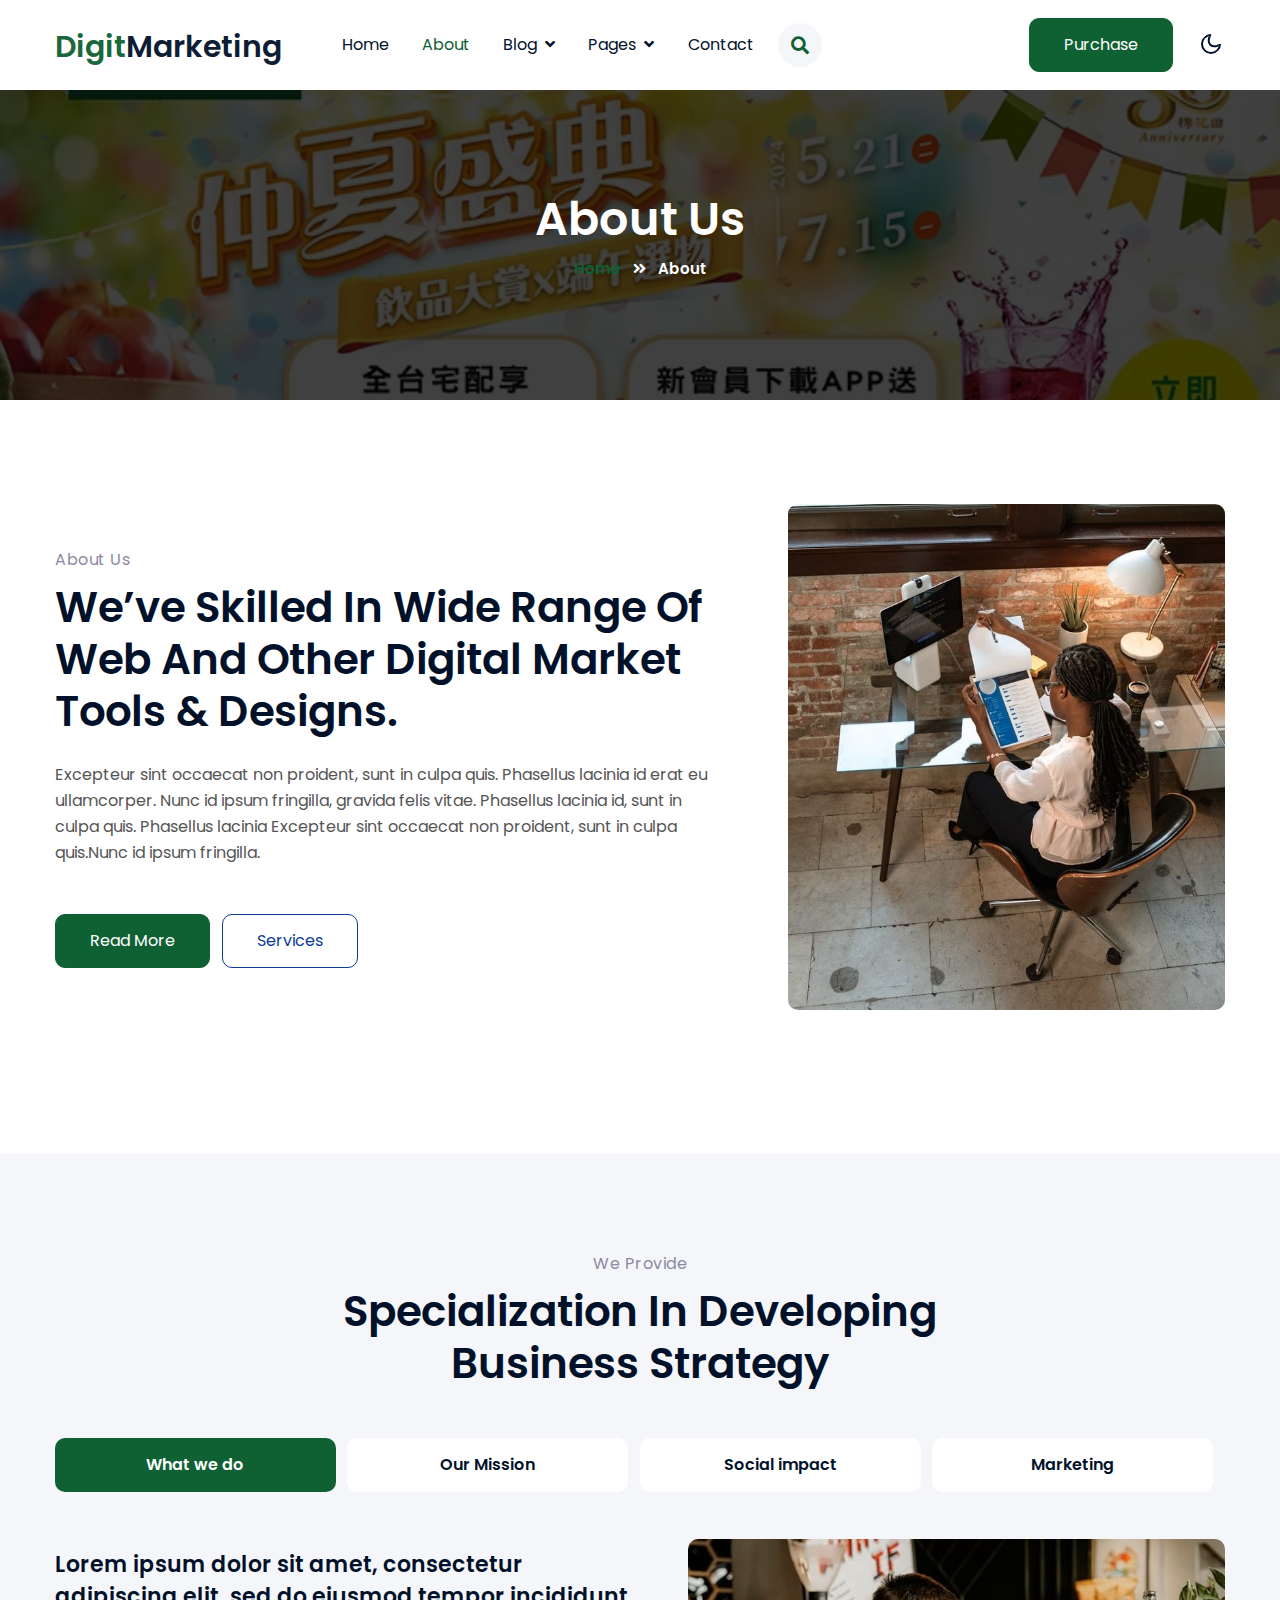
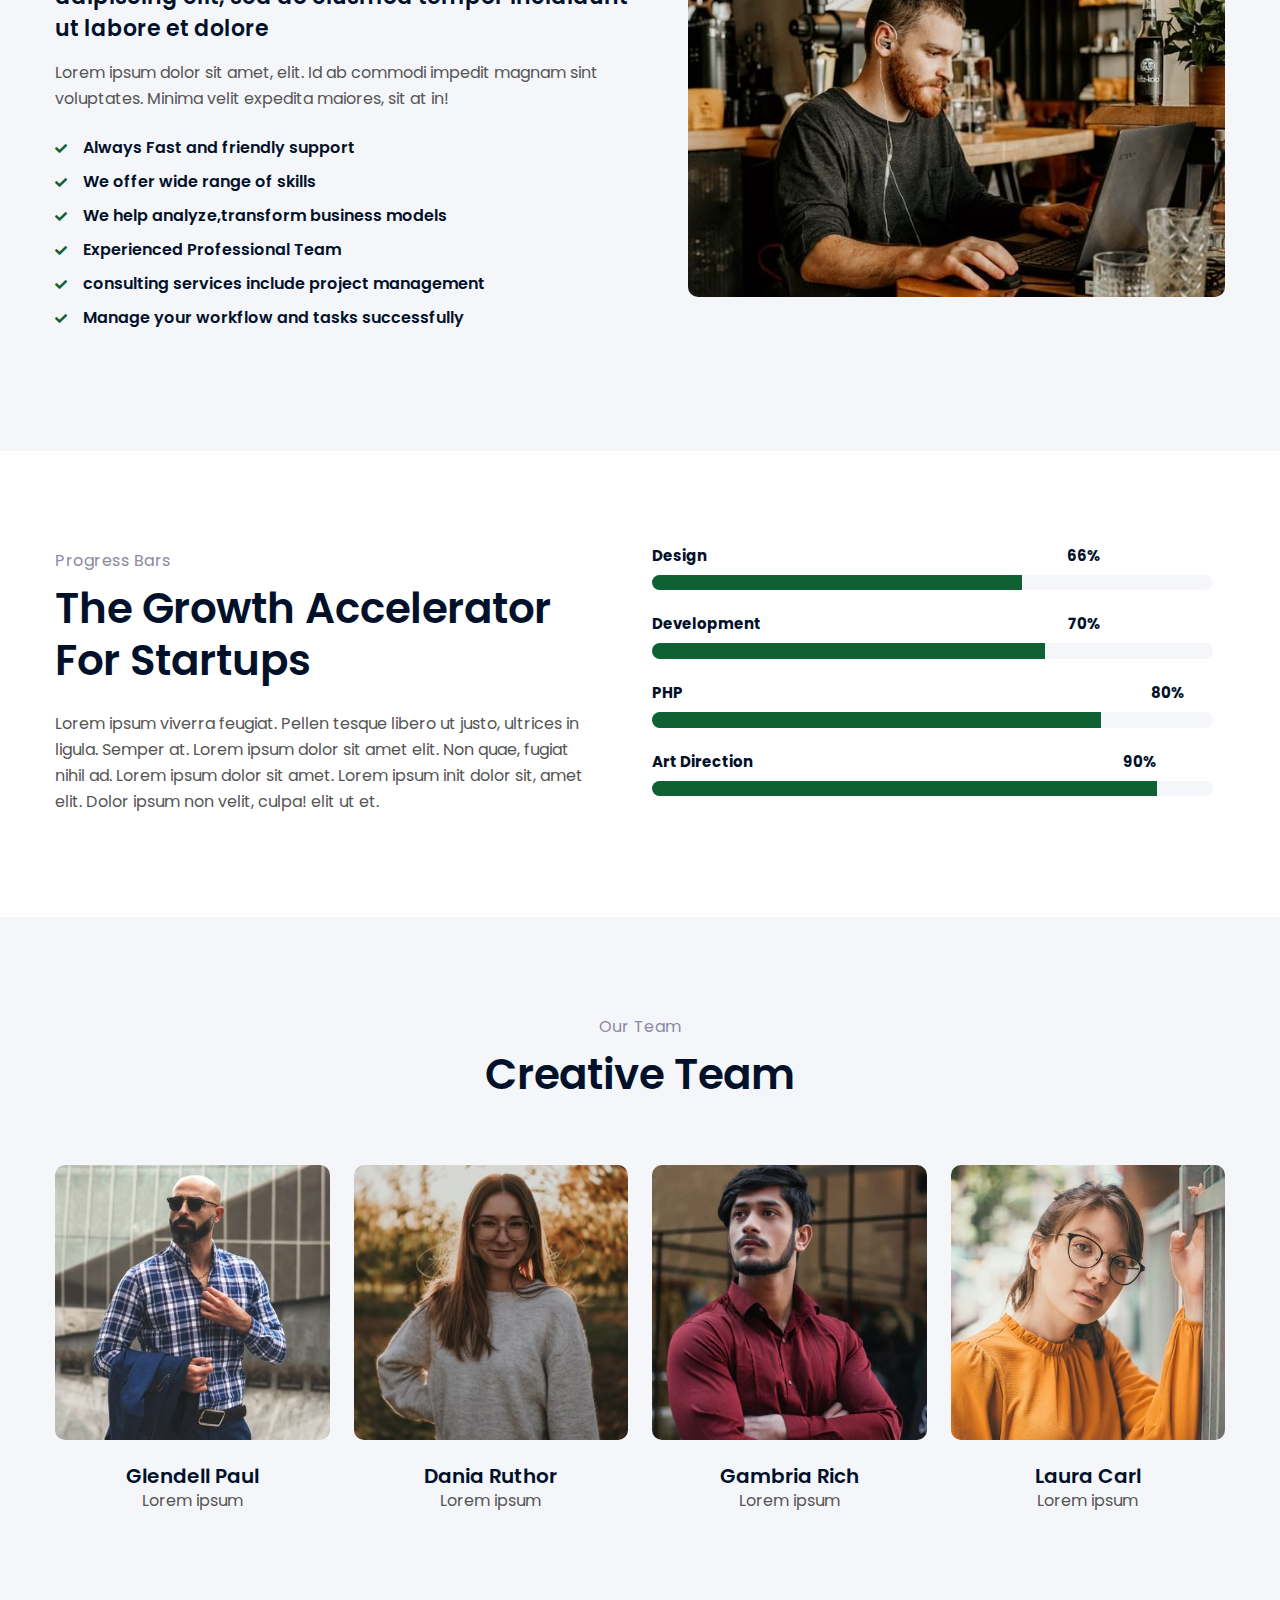
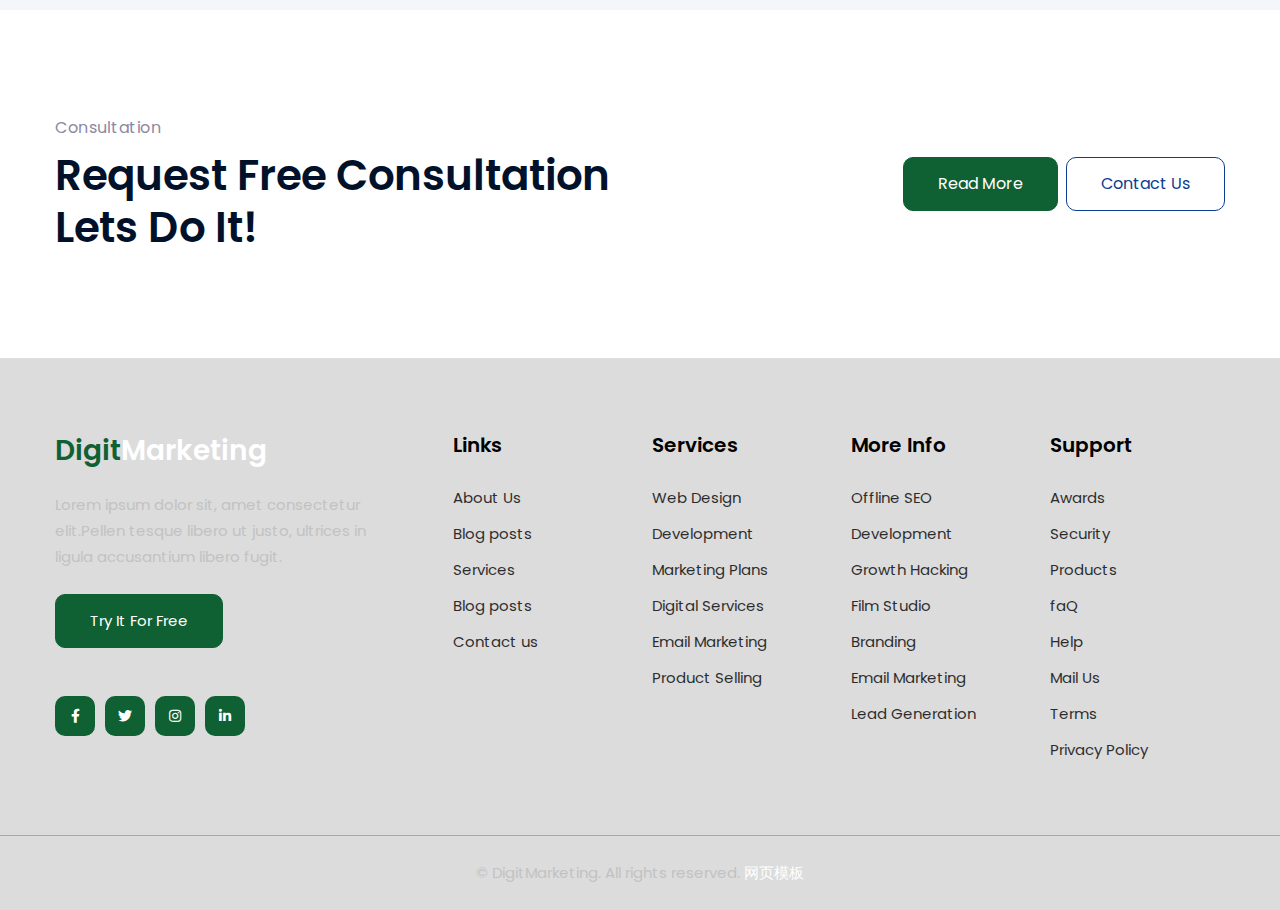
<file: about.html>
<!doctype html>
<html lang="en">

<head>
    <!-- Required meta tags -->
    <meta charset="utf-8">
    <meta name="viewport" content="width=device-width, initial-scale=1, shrink-to-fit=no">
    <title>DigitMarketing - Business Category Bootstrap Responsive Template | About</title>
    <!--/google-fonts -->
    <link href="https://fonts.googleapis.com/css2?family=Poppins:ital,wght@0,300;0,400;0,700;1,400;1,600&display=swap" rel="stylesheet">
    <!--//google-fonts -->
    <!-- Template CSS -->
    <link rel="stylesheet" href="assets/css/style-liberty.css">
</head>

<body>
    <!--/Header-->
    <header id="site-header" class="fixed-top">
        <div class="container">
            <nav class="navbar navbar-expand-lg navbar-light stroke py-lg-0">
                <h1><a class="navbar-brand pe-xl-5 pe-lg-4" href="index.html">
                        <span class="sublog">Digit</span>Marketing
                    </a></h1>
                <button class="navbar-toggler collapsed" type="button" data-bs-toggle="collapse" data-bs-target="#navbarScroll" aria-controls="navbarScroll" aria-expanded="false" aria-label="Toggle navigation">
                    <span class="navbar-toggler-icon fa icon-expand fa-bars"></span>
                    <span class="navbar-toggler-icon fa icon-close fa-times"></span>
                </button>
                <div class="collapse navbar-collapse" id="navbarScroll">
                    <ul class="navbar-nav me-lg-auto my-2 my-lg-0 navbar-nav-scroll">
                        <li class="nav-item">
                            <a class="nav-link" aria-current="page" href="index.html">Home</a>
                        </li>
                        <li class="nav-item">
                            <a class="nav-link active" href="about.html">About</a>
                        </li>
                        <li class="nav-item dropdown">
                            <a class="nav-link dropdown-toggle" href="#Pages" id="navbarDropdown" role="button" data-bs-toggle="dropdown" aria-expanded="false">
                                Blog <span class="fa fa-angle-down ms-1"></span>
                            </a>
                            <ul class="dropdown-menu" aria-labelledby="navbarDropdown">
                                <li><a class="dropdown-item pt-2" href="blog.html">Blog Grids</a></li>
                                <li><a class="dropdown-item" href="blog-left.html">Blog Left Sidebar </a></li>
                                <li><a class="dropdown-item" href="blog-right.html">Blog Right Sidebar</a></li>
                                <li><a class="dropdown-item" href="blog-left-single.html">Blog Single Left Sidebar</a></li>
                                <li><a class="dropdown-item" href="blog-right-single.html">Blog Single Right Sidebar </a></li>
                                <li><a class="dropdown-item" href="blog-single.html">Blog Single Post</a></li>
                            </ul>
                        </li>
                        <li class="nav-item dropdown">
                            <a class="nav-link dropdown-toggle" href="#Pages" id="navbarDropdown" role="button" data-bs-toggle="dropdown" aria-expanded="false">
                                Pages <span class="fa fa-angle-down ms-1"></span>
                            </a>
                            <ul class="dropdown-menu" aria-labelledby="navbarDropdown">
                                <li><a class="dropdown-item" href="services.html">Services</a></li>
                                <li><a class="dropdown-item" href="email.html">Email Page</a></li>
                                <li><a class="dropdown-item" href="elements.html">Elements</a></li>

                                <li><a class="dropdown-item" href="landing.html">Landing Page</a></li>
                                <li><a class="dropdown-item " href="error.html">404</a></li>
                            </ul>
                        </li>
                        <li class="nav-item">
                            <a class="nav-link" href="contact.html">Contact</a>
                        </li>

                    </ul>
                    <ul class="navbar-nav search-right mt-lg-0 mt-2">
                        <li class="nav-item" title="Search"><a href="#search" class="search-search">
                                <span class="fas fa-search" aria-hidden="true"></span></a></li>
                        <li class="nav-item me-lg-3"><a href="" class="phone-btn btn btn-primary btn-style d-none d-lg-block btn-style ms-2">Purchase</a></li>
                    </ul>

                    <!-- //toggle switch for light and dark theme -->

                    <!-- search popup -->
                    <div id="search" class="w3lpop-overlay">
                        <div class="w3lpopup">
                            <form action="#formsearch" method="GET" class="d-sm-flex">
                                <input class="form-control me-2" type="search" placeholder="Search here..." aria-label="Search" required="">
                                <button class="btn btn-style btn-primary" type="submit">Search</button>
                                <a class="close" href="#formsearch">&times;</a>
                            </form>
                        </div>
                    </div>
                    <!-- /search popup -->
                </div>
                <!-- toggle switch for light and dark theme -->
                <div class="mobile-position">
                    <nav class="navigation">
                        <div class="theme-switch-wrapper">
                            <label class="theme-switch" for="checkbox">
                                <input type="checkbox" id="checkbox">
                                <div class="mode-container">
                                    <i class="gg-sun"></i>
                                    <i class="gg-moon"></i>
                                </div>
                            </label>
                        </div>
                    </nav>
                </div>
                <!-- //toggle switch for light and dark theme -->
            </nav>
        </div>
    </header>
    <!--//Header-->
    <!-- breadcrumb -->
    <section class="w3l-about-breadcrumb">
        <div class="breadcrumb-bg breadcrumb-bg-about">
            <div class="container py-lg-5 py-sm-4">
                <div class="w3breadcrumb-gids text-center">
                    <div class="w3breadcrumb-info mt-5">
                        <h2 class="w3ltop-title pt-4">About Us</h2>
                        <ul class="breadcrumbs-custom-path">
                            <li><a href="index.html">Home</a></li>
                            <li class="active"><span class="fas fa-angle-double-right mx-2"></span> About </li>
                        </ul>
                    </div>
                </div>
            </div>
        </div>
    </section>
    <!--//breadcrumb-->
	<div style="margin: 8px auto; display: block; text-align:center;">

<!---728x90--->

 
</div>
    <!-- feature with photo1 -->
    <section class="w3l-feature-with-photo-1">
        <div class="feature-with-photo-hny py-5">
            <div class="container py-lg-5">
                <div class="feature-with-photo-content">
                    <div class="ab-in-flow row mb-lg-5 mb-3">

                        <div class="col-lg-7 ab-right pl-lg-5">
                            <h6 class="title-subhny mb-2"><span>About Us</span></h6>
                            <h3 class="title-w3l mb-4">We’ve skilled in wide range of web and other digital market tools & designs.

                            </h3>
                            <p class="mt-4">Excepteur sint occaecat non proident, sunt in culpa quis. Phasellus lacinia
                                id
                                erat eu ullamcorper. Nunc id ipsum fringilla,
                                gravida felis vitae. Phasellus lacinia id, sunt in culpa quis. Phasellus lacinia Excepteur sint occaecat
                                non proident, sunt in culpa quis.Nunc id ipsum fringilla.</p>

                            <div class="w3l-buttons mt-sm-5 mt-4">
                                <a class="btn btn-primary btn-style me-2" href="about.html">Read More </a>
                                <a class="btn btn-outline-primary btn-style mr-2" href="services.html">Services </a>
                            </div>
                        </div>
                        <div class="col-lg-5 ab-left ps-lg-5">
                            <img src="assets/images/ab1.jpg" class="img-fluid radius-image" alt="">
                        </div>
                    </div>

                </div>
            </div>
        </div>
    </section>
    <!-- //feature with photo1 -->

    <!--/tabs-faqs-->
    <section class="w3l-products py-5" id="tabs">
        <div class="container py-lg-5 py-md-4 py-2">
            <div class="header-sec mx-auto text-center">
                <h6 class="title-subhny mb-2">We Provide</h6>
                <h3 class="title-w3l mb-5">Specialization in developing<br> business strategy
                </h3>
            </div>
            <div class="row">
                <div class="col-lg-12 mx-auto">

                    <!--Horizontal Tab-->
                    <div id="parentHorizontalTab">
                        <ul class="resp-tabs-list hor_1 mb-2">
                            <li>What we do</li>
                            <li>Our Mission</li>
                            <li>Social impact</li>
                            <li>Marketing</li>
                            <div class="clear"></div>
                        </ul>
                        <div class="resp-tabs-container hor_1">
                            <div class="products-content">
                                <div class="row mt-4">
                                    <div class="col-lg-6 tabw3-left">
                                        <h4 class="head">Lorem ipsum dolor sit amet, consectetur adipiscing elit, sed do eiusmod tempor
                                            incididunt ut labore et dolore </h4>
                                        <p>Lorem ipsum dolor sit amet, elit. Id ab commodi impedit magnam sint voluptates.
                                            Minima velit expedita maiores, sit at in!</p>
                                        <ul class="w3l-right-book mt-4">
                                            <li><span class="fa fa-check" aria-hidden="true"></span>Always Fast and friendly support</li>
                                            <li><span class="fa fa-check" aria-hidden="true"></span>We offer wide range of skills</li>
                                            <li><span class="fa fa-check" aria-hidden="true"></span>We help analyze,transform business models</li>
                                            <li><span class="fa fa-check" aria-hidden="true"></span>Experienced Professional Team</li>
                                            <li><span class="fa fa-check" aria-hidden="true"></span>consulting services include project management</li>
                                            <li><span class="fa fa-check" aria-hidden="true"></span>Manage your workflow and tasks successfully</li>
                                        </ul>
                                    </div>
                                    <div class="col-lg-6 tabw3-right ps-lg-5 mt-lg-0 mt-5">
                                        <img src="assets/images/g9.jpg" class="img-fluid radius-image" alt="">
                                    </div>
                                </div>
                            </div>
                            <div class="products-content">
                                <div class="row mt-4">
                                    <div class="col-lg-6 tabw3-right">
                                        <img src="assets/images/g3.jpg" class="img-fluid radius-image" alt="">
                                    </div>
                                    <div class="col-lg-6 tabw3-left ps-lg-5 mt-lg-0 mt-5">
                                        <h4 class="head">Lorem ipsum dolor sit amet, consectetur adipiscing elit, sed do eiusmod tempor
                                            incididunt ut labore et dolore </h4>
                                        <p>Lorem ipsum dolor sit amet, elit. Id ab commodi impedit magnam sint voluptates.
                                            Minima velit expedita maiores, sit at in!</p>
                                        <ul class="w3l-right-book mt-4">
                                            <li><span class="fa fa-check" aria-hidden="true"></span>Always Fast and friendly support</li>
                                            <li><span class="fa fa-check" aria-hidden="true"></span>Experienced Professional Team</li>
                                            <li><span class="fa fa-check" aria-hidden="true"></span>Always Fast and friendly support</li>
                                            <li><span class="fa fa-check" aria-hidden="true"></span>Experienced Professional Team</li>
                                        </ul>
                                    </div>

                                </div>
                            </div>
                            <div class="products-content">
                                <div class="row mt-4">

                                    <div class="col-lg-6 tabw3-left">
                                        <h4 class="head">Lorem ipsum dolor sit amet, consectetur adipiscing elit, sed do eiusmod tempor
                                            incididunt ut labore et dolore </h4>
                                        <p>Lorem ipsum dolor sit amet, elit. Id ab commodi impedit magnam sint voluptates.
                                            Minima velit expedita maiores, sit at in!</p>
                                        <ul class="w3l-right-book mt-4">
                                            <li><span class="fa fa-check" aria-hidden="true"></span>Always Fast and friendly support</li>
                                            <li><span class="fa fa-check" aria-hidden="true"></span>We offer wide range of skills</li>
                                            <li><span class="fa fa-check" aria-hidden="true"></span>We help analyze,transform business models</li>
                                            <li><span class="fa fa-check" aria-hidden="true"></span>Experienced Professional Team</li>
                                            <li><span class="fa fa-check" aria-hidden="true"></span>consulting services include project management</li>
                                            <li><span class="fa fa-check" aria-hidden="true"></span>Manage your workflow and tasks successfully</li>
                                        </ul>
                                    </div>
                                    <div class="col-lg-6 tabw3-right ps-lg-5 mt-lg-0 mt-5">
                                        <img src="assets/images/g8.jpg" class="img-fluid radius-image" alt="">
                                    </div>
                                </div>
                            </div>
                            <div class="products-content">
                                <div class="row mt-4">
                                    <div class="col-lg-6 tabw3-right">
                                        <img src="assets/images/g7.jpg" class="img-fluid radius-image" alt="">
                                    </div>
                                    <div class="col-lg-6 tabw3-left ps-lg-5 mt-lg-0 mt-5">
                                        <h4 class="head">Lorem ipsum dolor sit amet, consectetur adipiscing elit, sed do eiusmod tempor
                                            incididunt ut labore et dolore </h4>
                                        <p>Lorem ipsum dolor sit amet, elit. Id ab commodi impedit magnam sint voluptates.
                                            Minima velit expedita maiores, sit at in!</p>
                                        <ul class="w3l-right-book mt-4">
                                            <li><span class="fa fa-check" aria-hidden="true"></span>Always Fast and friendly support</li>
                                            <li><span class="fa fa-check" aria-hidden="true"></span>Experienced Professional Team</li>
                                            <li><span class="fa fa-check" aria-hidden="true"></span>Always Fast and friendly support</li>
                                            <li><span class="fa fa-check" aria-hidden="true"></span>Experienced Professional Team</li>
                                        </ul>
                                    </div>

                                </div>
                            </div>
                        </div>
                    </div>
                </div>
            </div>
        </div>
    </section>
    <!--//tabs-faqs-->
    <!--/progress-->
    <section class="w3l-servicesblock w3l-servicesblock1 py-5" id="progress">
        <div class="container py-lg-5 py-md-4 py-2">
            <div class="row">
                <div class="col-lg-6 mb-lg-0 mb-5 pe-lg-5">
                    <h6 class="title-subhny mb-2">Progress Bars</h6>

                    <h3 class="title-w3l">The growth accelerator for startups</h3>
                    <p class="mt-md-4 mt-3">Lorem ipsum viverra feugiat. Pellen tesque libero ut justo,
                        ultrices in ligula. Semper at. Lorem ipsum dolor sit amet
                        elit. Non quae, fugiat nihil ad. Lorem ipsum dolor sit amet. Lorem ipsum init
                        dolor sit, amet elit. Dolor ipsum non velit, culpa! elit ut et.</p>

                </div>
                <div class="col-lg-6 align-self pe-lg-4">
                    <div class="progress-info info1">
                        <h6 class="progress-tittle">Design <span class="">66%</span></h6>
                        <div class="progress">
                            <div class="progress-bar progress-bar-striped" role="progressbar" style="width:66%" aria-valuenow="66" aria-valuemin="0" aria-valuemax="100">
                            </div>
                        </div>
                    </div>
                    <div class="progress-info info1">
                        <h6 class="progress-tittle">Development <span class="">70%</span></h6>
                        <div class="progress">
                            <div class="progress-bar progress-bar-striped" role="progressbar" style="width:70%" aria-valuenow="70" aria-valuemin="0" aria-valuemax="100">
                            </div>
                        </div>
                    </div>
                    <div class="progress-info info2">
                        <h6 class="progress-tittle">PHP <span class="">80%</span>
                        </h6>
                        <div class="progress">
                            <div class="progress-bar progress-bar-striped" role="progressbar" style="width:80%" aria-valuenow="80" aria-valuemin="0" aria-valuemax="100">
                            </div>
                        </div>
                    </div>
                    <div class="progress-info info3">
                        <h6 class="progress-tittle">Art Direction <span class="">90%</span></h6>
                        <div class="progress">
                            <div class="progress-bar progress-bar-striped" role="progressbar" style="width: 90%" aria-valuenow="90" aria-valuemin="0" aria-valuemax="100">
                            </div>
                        </div>
                    </div>

                </div>

            </div>
        </div>
    </section>
    <!--//progress-->
    <!--/w3l-project-->
    <!--/team-sec-->
    <div class="w3l-team-main py-5" id="team">
        <div class="container py-md-5 py-3">
            <div class="header-secw3 text-center">
                <div class="header-secw3 text-center">
                    <h6 class="title-subhny mb-2">Our Team</h6>
                    <h3 class="title-w3l mb-3">
                        Creative Team
                    </h3>
                </div>

            </div>
            <div class="row w3ls_team_grids text-center">
                <div class="col-md-3 col-6 w3_agile_team_grid mt-md-5 mt-4">
                    <div class="box4">
                        <a href="#"> <img src="assets/images/team1.jpg" alt=" " class="img-fluid radius-image"></a>
                        <div class="box-content">
                            <h3 class="title">Web Developer</h3>
                            <ul class="icon">
                                <li><a href="#" class="fab fa-facebook-f"></a></li>
                                <li><a href="#" class="fab fa-instagram"></a></li>
                            </ul>
                        </div>
                    </div>

                    <h4><a href="#url" class="title-head">
                            Glendell Paul</a></h4>
                    <p>Lorem ipsum</p>
                </div>
                <div class="col-md-3 col-6 w3_agile_team_grid mt-md-5 mt-4">
                    <div class="box4">
                        <a href="#"> <img src="assets/images/team2.jpg" alt=" " class="img-fluid radius-image"></a>
                        <div class="box-content">
                            <h3 class="title">Editor</h3>
                            <ul class="icon">
                                <li><a href="#" class="fab fa-facebook-f"></a></li>
                                <li><a href="#" class="fab fa-instagram"></a></li>
                            </ul>
                        </div>
                    </div>
                    <h4><a href="#url" class="title-head">
                            Dania Ruthor</a></h4>
                    <p>Lorem ipsum</p>
                </div>
                <div class="col-md-3 col-6 w3_agile_team_grid mt-md-5 mt-4">
                    <div class="box4">
                        <a href="#"> <img src="assets/images/team3.jpg" alt=" " class="img-fluid radius-image"></a>
                        <div class="box-content">
                            <h3 class="title">UX Designer</h3>
                            <ul class="icon">
                                <li><a href="#" class="fab fa-facebook-f"></a></li>
                                <li><a href="#" class="fab fa-instagram"></a></li>
                            </ul>
                        </div>
                    </div>
                    <h4><a href="#url" class="title-head">
                            Gambria Rich</a></h4>
                    <p>Lorem ipsum</p>
                </div>
                <div class="col-md-3 col-6 w3_agile_team_grid mt-md-5 mt-4">
                    <div class="box4">
                        <a href="#"> <img src="assets/images/team4.jpg" alt=" " class="img-fluid radius-image"></a>
                        <div class="box-content">
                            <h3 class="title">Web Designer</h3>
                            <ul class="icon">
                                <li><a href="#" class="fab fa-facebook-f"></a></li>
                                <li><a href="#" class="fab fa-instagram"></a></li>
                            </ul>
                        </div>
                    </div>
                    <h4><a href="#url" class="title-head">
                            Laura Carl</a></h4>
                    <p>Lorem ipsum</p>
                </div>

            </div>
        </div>
    </div>
    <!--//team-sec-->
	<div style="margin: 8px auto; display: block; text-align:center;">

<!---728x90--->
 
</div>
    <!--/w3l-project-->
    <section class="w3l-project-main">
        <div class="container">
            <div class="w3l-project py-md-5 py-4">
                <div class="row py-5 align-items-center">
                    <div class="col-lg-8 w3l-project-right">
                        <div class="bottom-info">
                            <div class="header-section pr-lg-5">
                                <h6 class="title-subhny mb-2">Consultation</h6>
                                <h3 class="title-w3l">Request Free Consultation <br>Lets Do It!
                                </h3>
                            </div>
                        </div>
                    </div>
                    <div class="col-lg-4 w3l-project-left about-w3page-btns mt-lg-0 mt-4">
                        <div class="w3l-buttons d-sm-flex">
                            <a class="btn btn-primary btn-style me-2" href="about.html">Read More </a>
                            <a class="btn btn-outline-primary btn-style" href="contact.html">Contact Us </a>
                        </div>
                    </div>
                </div>
            </div>
        </div>
    </section>
    <!--//w3l-project-->
	<div style="margin: 8px auto; display: block; text-align:center;">

<!---728x90--->
 
</div>
    <!-- footer -->
    <section class="w3l-footer-29-main">
        <div class="footer-29 py-5">
            <div class="container py-lg-4">
                <div class="row footer-top-29">
                    <div class="col-lg-4 col-md-6 footer-list-29 footer-1 pe-lg-5">
                        <div class="footer-logo mb-4">
                            <h2><a class="navbar-brand" href="index.html">
                                    <span class="sublog">Digit</span>Marketing
                                </a></h2>
                        </div>
                        <p>Lorem ipsum dolor sit, amet consectetur elit.Pellen tesque libero ut justo, ultrices in ligula accusantium libero fugit.

                        </p>
                        <div class="w3l-two-buttons mt-4">
                            <a href="#trail" class="btn btn-primary btn-style"> Try it For Free </a>
                        </div>
                        <div class="main-social-footer-29 mt-5">
                            <a href="#facebook" class="facebook"><span class="fab fa-facebook-f"></span></a>
                            <a href="#twitter" class="twitter"><span class="fab fa-twitter"></span></a>
                            <a href="#instagram" class="instagram"><span class="fab fa-instagram"></span></a>
                            <a href="#linkedin" class="linkedin"><span class="fab fa-linkedin-in"></span></a>
                        </div>
                    </div>
                    <div class="col-lg-2 col-md-6 footer-list-29 footer-2 mt-sm-0 mt-5">

                        <ul>
                            <h6 class="footer-title-29">Links</h6>
                            <li><a href="about.html">About Us</a></li>
                            <li><a href="blog.html"> Blog posts</a></li>
                            <li><a href="services.html">Services</a></li>
                            <li><a href="blog.html"> Blog posts</a></li>
                            <li><a href="contact.html">Contact us</a></li>

                        </ul>
                    </div>
                    <div class="col-lg-2 col-md-6 footer-list-29 footer-3 mt-lg-0 mt-5">
                        <h6 class="footer-title-29">Services</h6>
                        <ul>
                            <li><a href="#traning">Web Design</a></li>
                            <li><a href="#traning">Development</a></li>
                            <li><a href="#traning">Marketing Plans</a></li>
                            <li><a href="#marketplace">Digital Services</a></li>
                            <li><a href="#experts">Email Marketing</a></li>
                            <li><a href="#platform">Product Selling</a></li>
                        </ul>

                    </div>
                    <div class="col-lg-2 col-md-6  footer-list-29 footer-4 mt-lg-0 mt-5">
                        <h6 class="footer-title-29">More Info</h6>
                        <ul>
                            <li><a href="#seo">Offline SEO</a></li>
                            <li><a href="#traning">Development</a></li>
                            <li><a href="#hack">Growth Hacking</a></li>
                            <li><a href="#studio">Film Studio</a></li>
                            <li><a href="#branding">Branding</a></li>
                            <li><a href="#experts">Email Marketing</a></li>
                            <li><a href="#marketplace">Lead Generation</a></li>
                        </ul>
                    </div>
                    <div class="col-lg-2 col-md-6  footer-list-29 footer-4 mt-lg-0 mt-5">
                        <h6 class="footer-title-29">Support</h6>
                        <ul>
                            <li><a href="#awards">Awards</a></li>
                            <li><a href="#secutiry">Security</a></li>

                            <li><a href="#proj">Products</a></li>
                            <li><a href="#efaq">faQ</a></li>
                            <li><a href="#help">Help</a></li>
                            <li><a href="#mail">Mail Us</a></li>
                            <li><a href="#terms">Terms
                                </a></li>
                            <li><a href="#policy">Privacy Policy</a></li>


                        </ul>
                    </div>
                </div>
            </div>
        </div>
        <!-- copyright -->
        <section class="w3l-copyright text-center">
            <div class="container">
                <p class="copy-footer-29">© DigitMarketing. All rights reserved. <a target="_blank" href="http://www.mobanwang.com/" title="网页模板">网页模板</a></p>
            </div>

            <!-- move top -->
            <button onclick="topFunction()" id="movetop" title="Go to top">
                <span class="fas fa-arrow-up"></span>
            </button>
            <script>
                // When the user scrolls down 20px from the top of the document, show the button
                window.onscroll = function() {
                    scrollFunction()
                };

                function scrollFunction() {
                    if (document.body.scrollTop > 20 || document.documentElement.scrollTop > 20) {
                        document.getElementById("movetop").style.display = "block";
                    } else {
                        document.getElementById("movetop").style.display = "none";
                    }
                }

                // When the user clicks on the button, scroll to the top of the document
                function topFunction() {
                    document.body.scrollTop = 0;
                    document.documentElement.scrollTop = 0;
                }

            </script>
            <!-- /move top -->
        </section>
        <!-- //copyright -->
    </section>
    <!-- //footer -->
    <!-- Js scripts -->
    <!-- Template JavaScript -->
    <script src="assets/js/jquery-3.3.1.min.js"></script>
    <script src="assets/js/theme-change.js"></script>
    <!--/Tabs-->
    <script src="assets/js/jquery-1.9.1.min.js"></script>
    <script src="assets/js/easyResponsiveTabs.js"></script>
    <!--Plug-in Initialisation-->
    <script type="text/javascript">
        $(document).ready(function() {
            //Horizontal Tab
            $('#parentHorizontalTab').easyResponsiveTabs({
                type: 'default', //Types: default, vertical, accordion
                width: 'auto', //auto or any width like 600px
                fit: true, // 100% fit in a container
                tabidentify: 'hor_1', // The tab groups identifier
                activate: function(event) { // Callback function if tab is switched
                    var $tab = $(this);
                    var $info = $('#nested-tabInfo');
                    var $name = $('span', $info);
                    $name.text($tab.text());
                    $info.show();
                }
            });
        });

    </script>
    <!--//Tabs-->
    <!-- MENU-JS -->
    <script>
        $(window).on("scroll", function() {
            var scroll = $(window).scrollTop();

            if (scroll >= 80) {
                $("#site-header").addClass("nav-fixed");
            } else {
                $("#site-header").removeClass("nav-fixed");
            }
        });

        //Main navigation Active Class Add Remove
        $(".navbar-toggler").on("click", function() {
            $("header").toggleClass("active");
        });
        $(document).on("ready", function() {
            if ($(window).width() > 991) {
                $("header").removeClass("active");
            }
            $(window).on("resize", function() {
                if ($(window).width() > 991) {
                    $("header").removeClass("active");
                }
            });
        });

    </script>
    <!-- //MENU-JS -->

    <!-- disable body scroll which navbar is in active -->
    <script>
        $(function() {
            $('.navbar-toggler').click(function() {
                $('body').toggleClass('noscroll');
            })
        });

    </script>
    <!-- //disable body scroll which navbar is in active -->

    <!-- //bootstrap -->
    <script src="assets/js/bootstrap.min.js"></script>


</body>

</html>
</file>
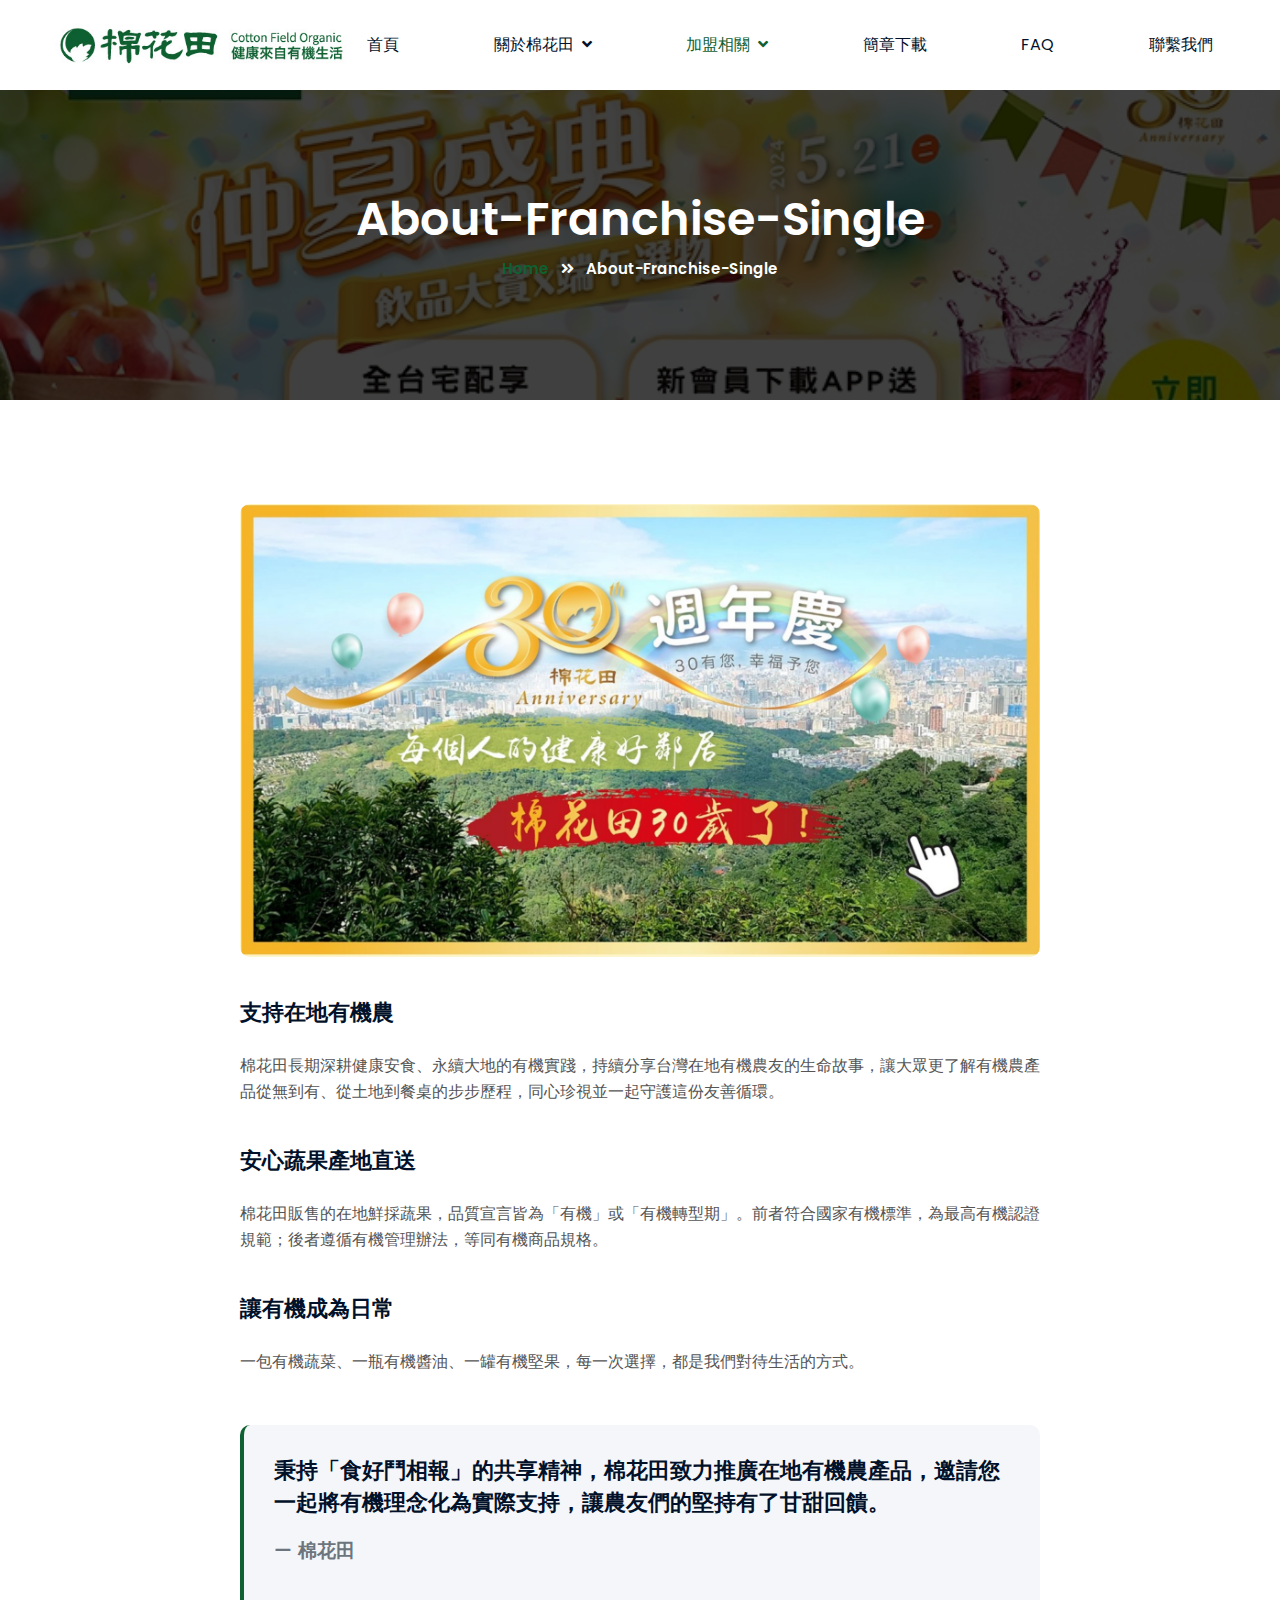
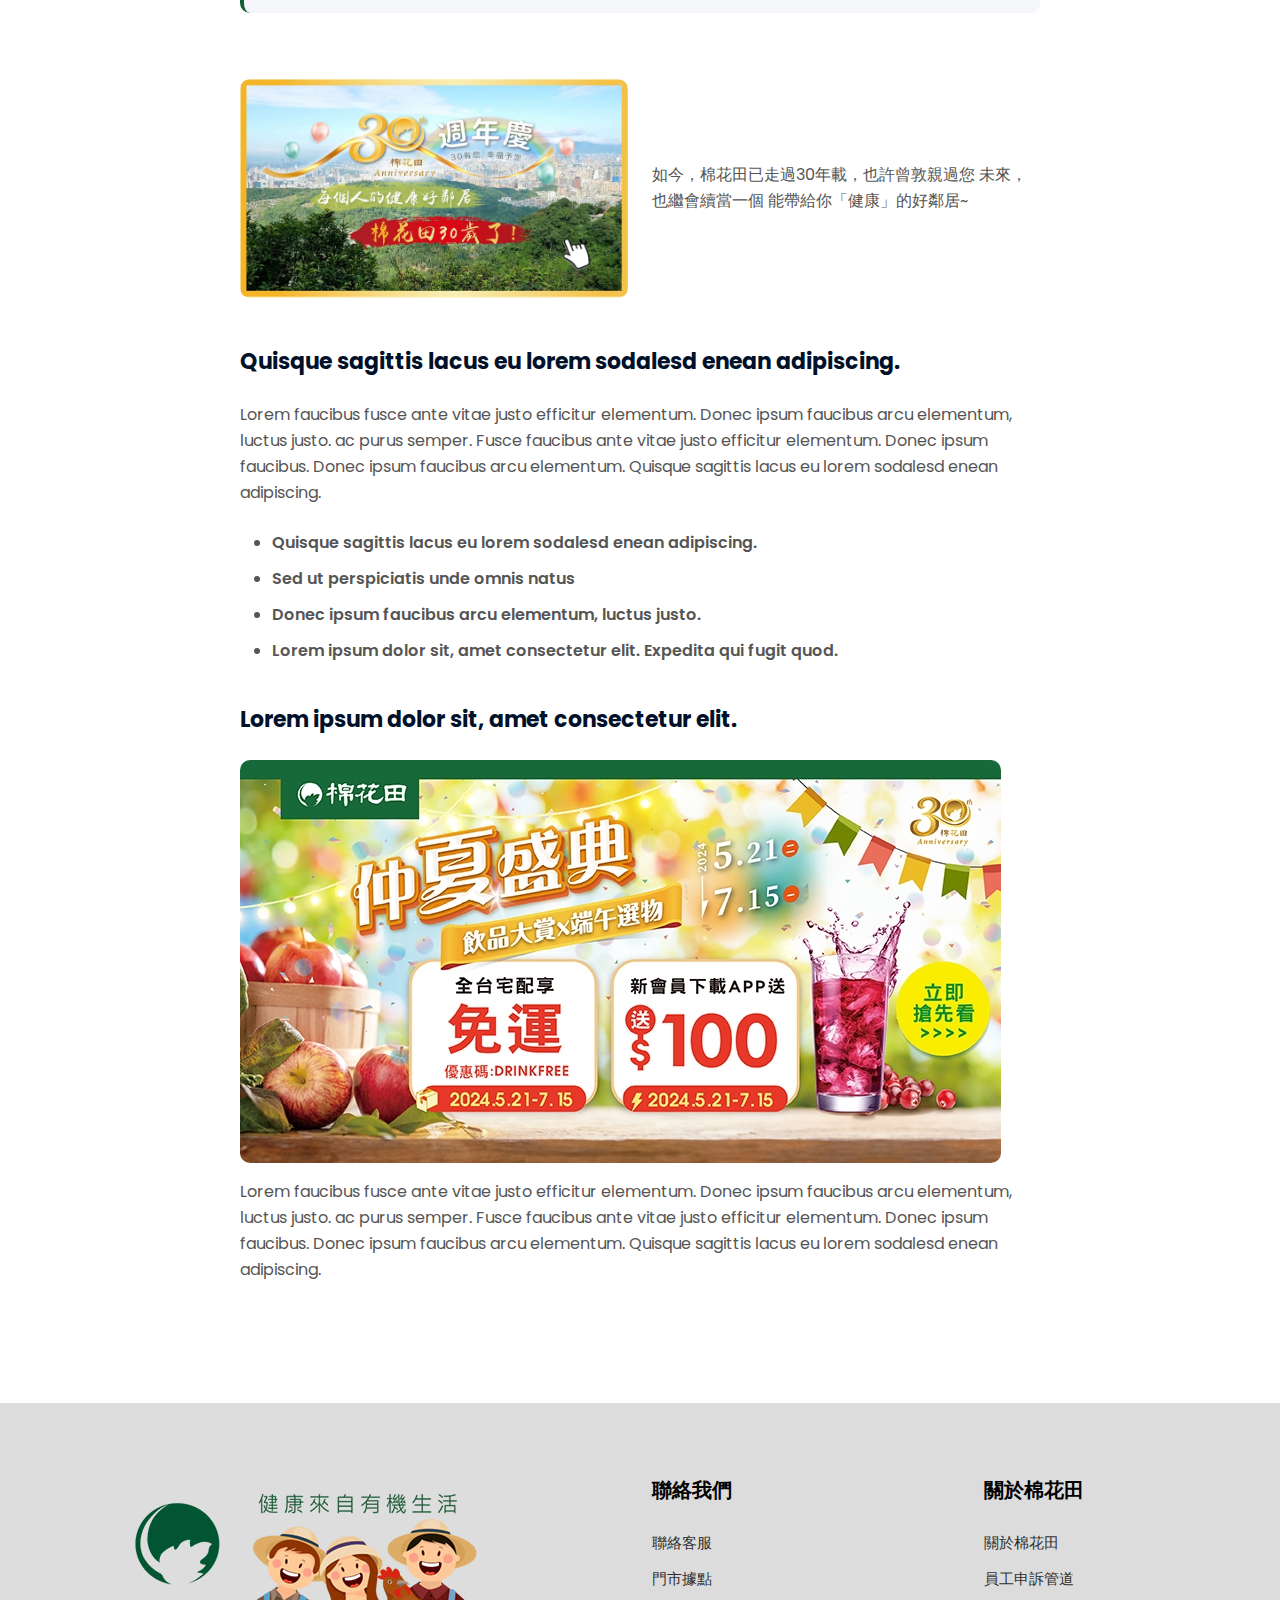
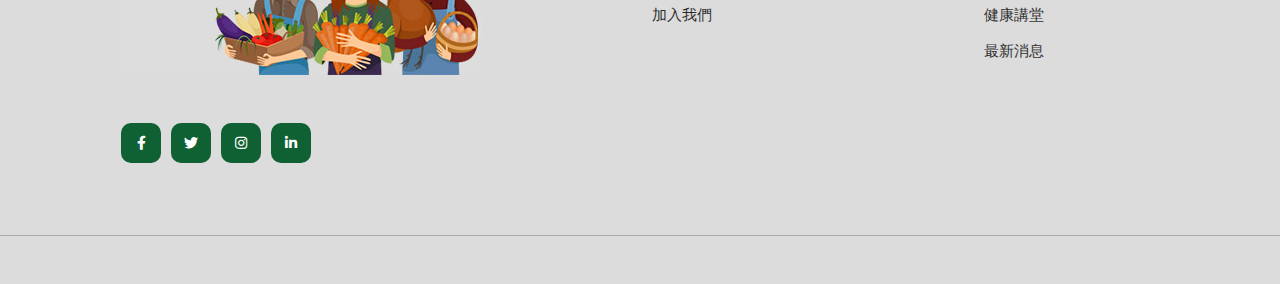
<file: aboutFranchise-single.html>
<!DOCTYPE html>
<html lang="en">
  <head>
    <!-- Required meta tags -->
    <meta charset="utf-8" />
    <meta
      name="viewport"
      content="width=device-width, initial-scale=1, shrink-to-fit=no"
    />
    <title>棉花田加盟 | Single Pag2</title>
    <!--/google-fonts -->
    <link
      href="https://fonts.googleapis.com/css2?family=Poppins:ital,wght@0,300;0,400;0,700;1,400;1,600&display=swap"
      rel="stylesheet"
    />
    <!--//google-fonts -->
    <!-- Template CSS -->
    <link rel="stylesheet" href="assets/css/style-liberty.css" />
  </head>

  <body>
    <!--/Header-->
    <header id="site-header" class="fixed-top">
      <div class="container">
        <nav class="navbar navbar-expand-lg navbar-light stroke py-lg-0">
          <a class="navbar-brand" href="index.html">
            <img src="assets/images/logo.jpg" alt="Logo" />
          </a>

          <button
            class="navbar-toggler collapsed"
            type="button"
            data-bs-toggle="collapse"
            data-bs-target="#navbarScroll"
            aria-controls="navbarScroll"
            aria-expanded="false"
            aria-label="Toggle navigation"
          >
            <span class="navbar-toggler-icon fa icon-expand fa-bars"></span>
            <span class="navbar-toggler-icon fa icon-close fa-times"></span>
          </button>
          <div class="collapse navbar-collapse" id="navbarScroll">
            <ul class="navbar-nav me-lg-auto my-2 my-lg-0 navbar-nav-scroll">
              <li class="nav-item">
                <a class="nav-link" aria-current="page" href="index.html"
                  >首頁</a
                >
              </li>
              <li class="nav-item dropdown">
                <a
                  class="nav-link dropdown-toggle"
                  href="#Pages"
                  id="navbarDropdown"
                  role="button"
                  data-bs-toggle="dropdown"
                  aria-expanded="false"
                >
                  關於棉花田 <span class="fa fa-angle-down ms-1"></span>
                </a>
                <ul class="dropdown-menu" aria-labelledby="navbarDropdown">
                  <li>
                    <a class="dropdown-item pt-2" href="blog-single.html"
                      >關於棉花田</a
                    >
                  </li>
                  <li>
                    <a class="dropdown-item" href="blog-single.html"
                      >食品安全
                    </a>
                  </li>
                  <li>
                    <a class="dropdown-item" href="blog-single.html"
                      >品質宣言</a
                    >
                  </li>
                  <li>
                    <a class="dropdown-item" href="blog-single.html"
                      >有機夥伴</a
                    >
                  </li>
                </ul>
              </li>
              <li class="nav-item dropdown active">
                <a
                  class="nav-link dropdown-toggle"
                  href="#Pages"
                  id="navbarDropdown"
                  role="button"
                  data-bs-toggle="dropdown"
                  aria-expanded="false"
                >
                  加盟相關 <span class="fa fa-angle-down ms-1"></span>
                </a>
                <ul class="dropdown-menu" aria-labelledby="navbarDropdown">
                  <li>
                    <a class="dropdown-item" href="aboutFranchise.html"
                      >加盟武功秘笈</a
                    >
                  </li>
                  <li>
                    <a class="dropdown-item" href="aboutFranchise-single.html"
                      >加盟優勢</a
                    >
                  </li>
                  <li>
                    <a class="dropdown-item" href="aboutFranchise-single.html"
                      >總部支援</a
                    >
                  </li>
                </ul>
              </li>

              <li class="nav-item">
                <a class="nav-link" href="#">簡章下載 </a>
              </li>
              <li class="nav-item">
                <a class="nav-link" href="faq.html">FAQ</a>
              </li>
              <li class="nav-item">
                <a class="nav-link" href="contact.html">聯繫我們</a>
              </li>
            </ul>
            <!-- <ul class="navbar-nav search-right mt-lg-0 mt-2">
              <li class="nav-item" title="Search">
                <a href="#search" class="search-search">
                  <span class="fas fa-search" aria-hidden="true"></span
                ></a>
              </li>
              <li class="nav-item me-lg-3">
                <a
                  href=""
                  class="phone-btn btn btn-primary btn-style d-none d-lg-block btn-style ms-2"
                  >Purchase</a
                >
              </li>
            </ul> -->

            <!-- //toggle switch for light and dark theme -->

            <!-- search popup -->
            <div id="search" class="w3lpop-overlay">
              <div class="w3lpopup">
                <form action="#formsearch" method="GET" class="d-sm-flex">
                  <input
                    class="form-control me-2"
                    type="search"
                    placeholder="Search here..."
                    aria-label="Search"
                    required=""
                  />
                  <button class="btn btn-style btn-primary" type="submit">
                    Search
                  </button>
                  <a class="close" href="#formsearch">&times;</a>
                </form>
              </div>
            </div>
            <!-- /search popup -->
          </div>
          <!-- toggle switch for light and dark theme -->
          <!-- <div class="mobile-position">
            <nav class="navigation">
              <div class="theme-switch-wrapper">
                <label class="theme-switch" for="checkbox">
                  <input type="checkbox" id="checkbox" />
                  <div class="mode-container">
                    <i class="gg-sun"></i>
                    <i class="gg-moon"></i>
                  </div>
                </label>
              </div>
            </nav>
          </div> -->
          <!-- //toggle switch for light and dark theme -->
        </nav>
      </div>
    </header>
    <!--//Header-->
    <!-- breadcrumb -->
    <section class="w3l-about-breadcrumb">
      <div class="breadcrumb-bg breadcrumb-bg-about">
        <div class="container py-lg-5 py-sm-4">
          <div class="w3breadcrumb-gids text-center">
            <div class="w3breadcrumb-info mt-5">
              <h2 class="w3ltop-title pt-4">About-Franchise-Single</h2>
              <ul class="breadcrumbs-custom-path">
                <li><a href="index.html">Home</a></li>
                <li class="active">
                  <span class="fas fa-angle-double-right mx-2"></span>
                  About-Franchise-Single
                </li>
              </ul>
            </div>
          </div>
        </div>
      </div>
    </section>
    <!--//breadcrumb-->
    <!--/w3l-grids-page-->
    <section class="w3l-grids-page py-5" id="bloggrids">
      <div class="text-11 py-md-5 py-3" id="classes">
        <div class="container">
          <div style="margin: 8px auto; display: block; text-align: center">
            <!---728x90--->
          </div>
          <div class="w3l-blog-single">
            <div class="blogw3-left-content w3l-bloggris-single-post">
              <div class="single-left">
                <!-- single post -->
                <img
                  src="assets/images/video.jpg"
                  class="img-fluid radius-image"
                  alt=""
                />
                <div class="text11-content">
                  <h4 class="">支持在地有機農</h4>

                  <p class="mt-4 mb-3">
                    棉花田長期深耕健康安食、永續大地的有機實踐，持續分享台灣在地有機農友的生命故事，讓大眾更了解有機農產品從無到有、從土地到餐桌的步步歷程，同心珍視並一起守護這份友善循環。
                  </p>

                  <h4 class="">安心蔬果產地直送</h4>

                  <p class="mt-4 mb-3">
                    棉花田販售的在地鮮採蔬果，品質宣言皆為「有機」或「有機轉型期」。前者符合國家有機標準，為最高有機認證規範；後者遵循有機管理辦法，等同有機商品規格。
                  </p>

                  <h4 class="">讓有機成為日常</h4>

                  <p class="mt-4 mb-3">
                    一包有機蔬菜、一瓶有機醬油、一罐有機堅果，每一次選擇，都是我們對待生活的方式。
                  </p>

                  <h5 class="quote">
                    秉持「食好鬥相報」的共享精神，棉花田致力推廣在地有機農產品，邀請您一起將有機理念化為實際支持，讓農友們的堅持有了甘甜回饋。
                    <footer class="blockquote-footer mt-3">棉花田</footer>
                  </h5>

                  <div class="sing-post-thumb mb-lg-5 mb-4 row pt-3">
                    <div class="col-md-6">
                      <a href="#url"
                        ><img
                          src="assets/images/video.jpg"
                          class="img-fluid radius-image"
                          alt=""
                      /></a>
                    </div>
                    <div class="col-md-6 mt-md-0 mt-3 align-self">
                      <p class="">
                        如今，棉花田已走過30年載，也許曾敦親過您
                        未來，也繼會續當一個 能帶給你「健康」的好鄰居~
                      </p>
                    </div>
                  </div>
                  <h4 class="mb-4">
                    Quisque sagittis lacus eu lorem sodalesd enean adipiscing.
                  </h4>
                  <p class="mb-4">
                    Lorem faucibus fusce ante vitae justo efficitur elementum.
                    Donec ipsum faucibus arcu elementum, luctus justo. ac purus
                    semper. Fusce faucibus ante vitae justo efficitur elementum.
                    Donec ipsum faucibus. Donec ipsum faucibus arcu elementum.
                    Quisque sagittis lacus eu lorem sodalesd enean adipiscing.
                  </p>
                  <div class="text-list mb-4">
                    <ol>
                      <li>
                        Quisque sagittis lacus eu lorem sodalesd enean
                        adipiscing.
                      </li>
                      <li>Sed ut perspiciatis unde omnis natus</li>
                      <li>
                        Donec ipsum faucibus arcu elementum, luctus justo.
                      </li>
                      <li>
                        Lorem ipsum dolor sit, amet consectetur elit. Expedita
                        qui fugit quod.
                      </li>
                    </ol>
                  </div>
                  <h4 class="mb-4">
                    Lorem ipsum dolor sit, amet consectetur elit.
                  </h4>
                  <img
                    src="assets/images/banner1.jpg"
                    class="img-fluid"
                    alt=""
                  />
                  <p class="my-3">
                    Lorem faucibus fusce ante vitae justo efficitur elementum.
                    Donec ipsum faucibus arcu elementum, luctus justo. ac purus
                    semper. Fusce faucibus ante vitae justo efficitur elementum.
                    Donec ipsum faucibus. Donec ipsum faucibus arcu elementum.
                    Quisque sagittis lacus eu lorem sodalesd enean adipiscing.
                  </p>
                </div>
              </div>
              <!--//blogs-right-->
            </div>
          </div>

          <!--/w3l-footer-29-main-->
        </div>
      </div>
    </section>
    <!--//blogs-right-->
    <div style="margin: 8px auto; display: block; text-align: center">
      <!---728x90--->
    </div>
    <!-- footer -->
    <section class="w3l-footer-29-main">
      <div class="footer-29 py-5">
        <div class="container py-lg-4">
          <div class="row footer-top-29">
            <div class="col-lg-4 col-md-6 footer-list-29 footer-1 pe-lg-5">
              <div class="footer-logo mb-4">
                <h2>
                  <a class="navbar-brand" href="index.html">
                    <img src="assets/images/s1.jpg" alt="footer" />
                  </a>
                </h2>
              </div>

              <div class="main-social-footer-29 mt-5">
                <a href="#facebook" class="facebook"
                  ><span class="fab fa-facebook-f"></span
                ></a>
                <a href="#twitter" class="twitter"
                  ><span class="fab fa-twitter"></span
                ></a>
                <a href="#instagram" class="instagram"
                  ><span class="fab fa-instagram"></span
                ></a>
                <a href="#linkedin" class="linkedin"
                  ><span class="fab fa-linkedin-in"></span
                ></a>
              </div>
            </div>
            <!-- <div class="col-lg-2 col-md-6 footer-list-29 footer-2 mt-sm-0 mt-5">
            <ul>
              <h6 class="footer-title-29">Links</h6>
              <li><a href="about.html">About Us</a></li>
              <li><a href="blog.html"> Blog posts</a></li>
              <li><a href="services.html">Services</a></li>
              <li><a href="blog.html"> Blog posts</a></li>
              <li><a href="contact.html">Contact us</a></li>
            </ul>
          </div> -->
            <div class="col-lg-2 col-md-6 footer-list-29 footer-3 mt-lg-0 mt-5">
              <h6 class="footer-title-29">聯絡我們</h6>
              <ul>
                <li>
                  <a href="https://www.sun-organism.com.tw/contactus.php"
                    >聯絡客服</a
                  >
                </li>
                <li>
                  <a href="https://www.sun-organism.com.tw/store.php"
                    >門市據點</a
                  >
                </li>
                <li>
                  <a href="https://www.104.com.tw/company/dafvew0">加入我們</a>
                </li>
              </ul>
            </div>
            <div class="col-lg-2 col-md-6 footer-list-29 footer-4 mt-lg-0 mt-5">
              <h6 class="footer-title-29">關於棉花田</h6>
              <ul>
                <li>
                  <a href="https://www.sun-organism.com.tw/article_list.php?t=1"
                    >關於棉花田</a
                  >
                </li>
                <li>
                  <a
                    href="https://www.sun-organism.com.tw/article_list.php?m=34"
                    >員工申訴管道</a
                  >
                </li>
                <li>
                  <a href="https://www.sun-organism.com.tw/article_list.php?t=2"
                    >健康講堂</a
                  >
                </li>
                <li>
                  <a href="https://www.sun-organism.com.tw/article_list.php?t=4"
                    >最新消息</a
                  >
                </li>
              </ul>
            </div>
            <!-- <div class="col-lg-2 col-md-6 footer-list-29 footer-4 mt-lg-0 mt-5">
            <h6 class="footer-title-29">Support</h6>
            <ul>
              <li><a href="#awards">Awards</a></li>
              <li><a href="#secutiry">Security</a></li>

              <li><a href="#proj">Products</a></li>
              <li><a href="#efaq">faQ</a></li>
              <li><a href="#help">Help</a></li>
              <li><a href="#mail">Mail Us</a></li>
              <li><a href="#terms">Terms </a></li>
              <li><a href="#policy">Privacy Policy</a></li>
            </ul>
          </div> -->
          </div>
        </div>
      </div>
      <!-- copyright -->
      <section class="w3l-copyright text-center">
        <!-- move top -->
        <button onclick="topFunction()" id="movetop" title="Go to top">
          <span class="fas fa-arrow-up"></span>
        </button>
        <script>
          // When the user scrolls down 20px from the top of the document, show the button
          window.onscroll = function () {
            scrollFunction();
          };

          function scrollFunction() {
            if (
              document.body.scrollTop > 20 ||
              document.documentElement.scrollTop > 20
            ) {
              document.getElementById("movetop").style.display = "block";
            } else {
              document.getElementById("movetop").style.display = "none";
            }
          }

          // When the user clicks on the button, scroll to the top of the document
          function topFunction() {
            document.body.scrollTop = 0;
            document.documentElement.scrollTop = 0;
          }
        </script>
        <!-- /move top -->
      </section>
      <!-- //copyright -->
    </section>
    <!-- //footer -->
    <!-- Js scripts -->
    <!-- Template JavaScript -->
    <script src="assets/js/jquery-3.3.1.min.js"></script>
    <script src="assets/js/theme-change.js"></script>
    <!-- MENU-JS -->
    <script>
      $(window).on("scroll", function () {
        var scroll = $(window).scrollTop();

        if (scroll >= 80) {
          $("#site-header").addClass("nav-fixed");
        } else {
          $("#site-header").removeClass("nav-fixed");
        }
      });

      //Main navigation Active Class Add Remove
      $(".navbar-toggler").on("click", function () {
        $("header").toggleClass("active");
      });
      $(document).on("ready", function () {
        if ($(window).width() > 991) {
          $("header").removeClass("active");
        }
        $(window).on("resize", function () {
          if ($(window).width() > 991) {
            $("header").removeClass("active");
          }
        });
      });
    </script>
    <!-- //MENU-JS -->

    <!-- disable body scroll which navbar is in active -->
    <script>
      $(function () {
        $(".navbar-toggler").click(function () {
          $("body").toggleClass("noscroll");
        });
      });
    </script>
    <!-- //disable body scroll which navbar is in active -->

    <!-- //bootstrap -->
    <script src="assets/js/bootstrap.min.js"></script>
  </body>
</html>
</file>
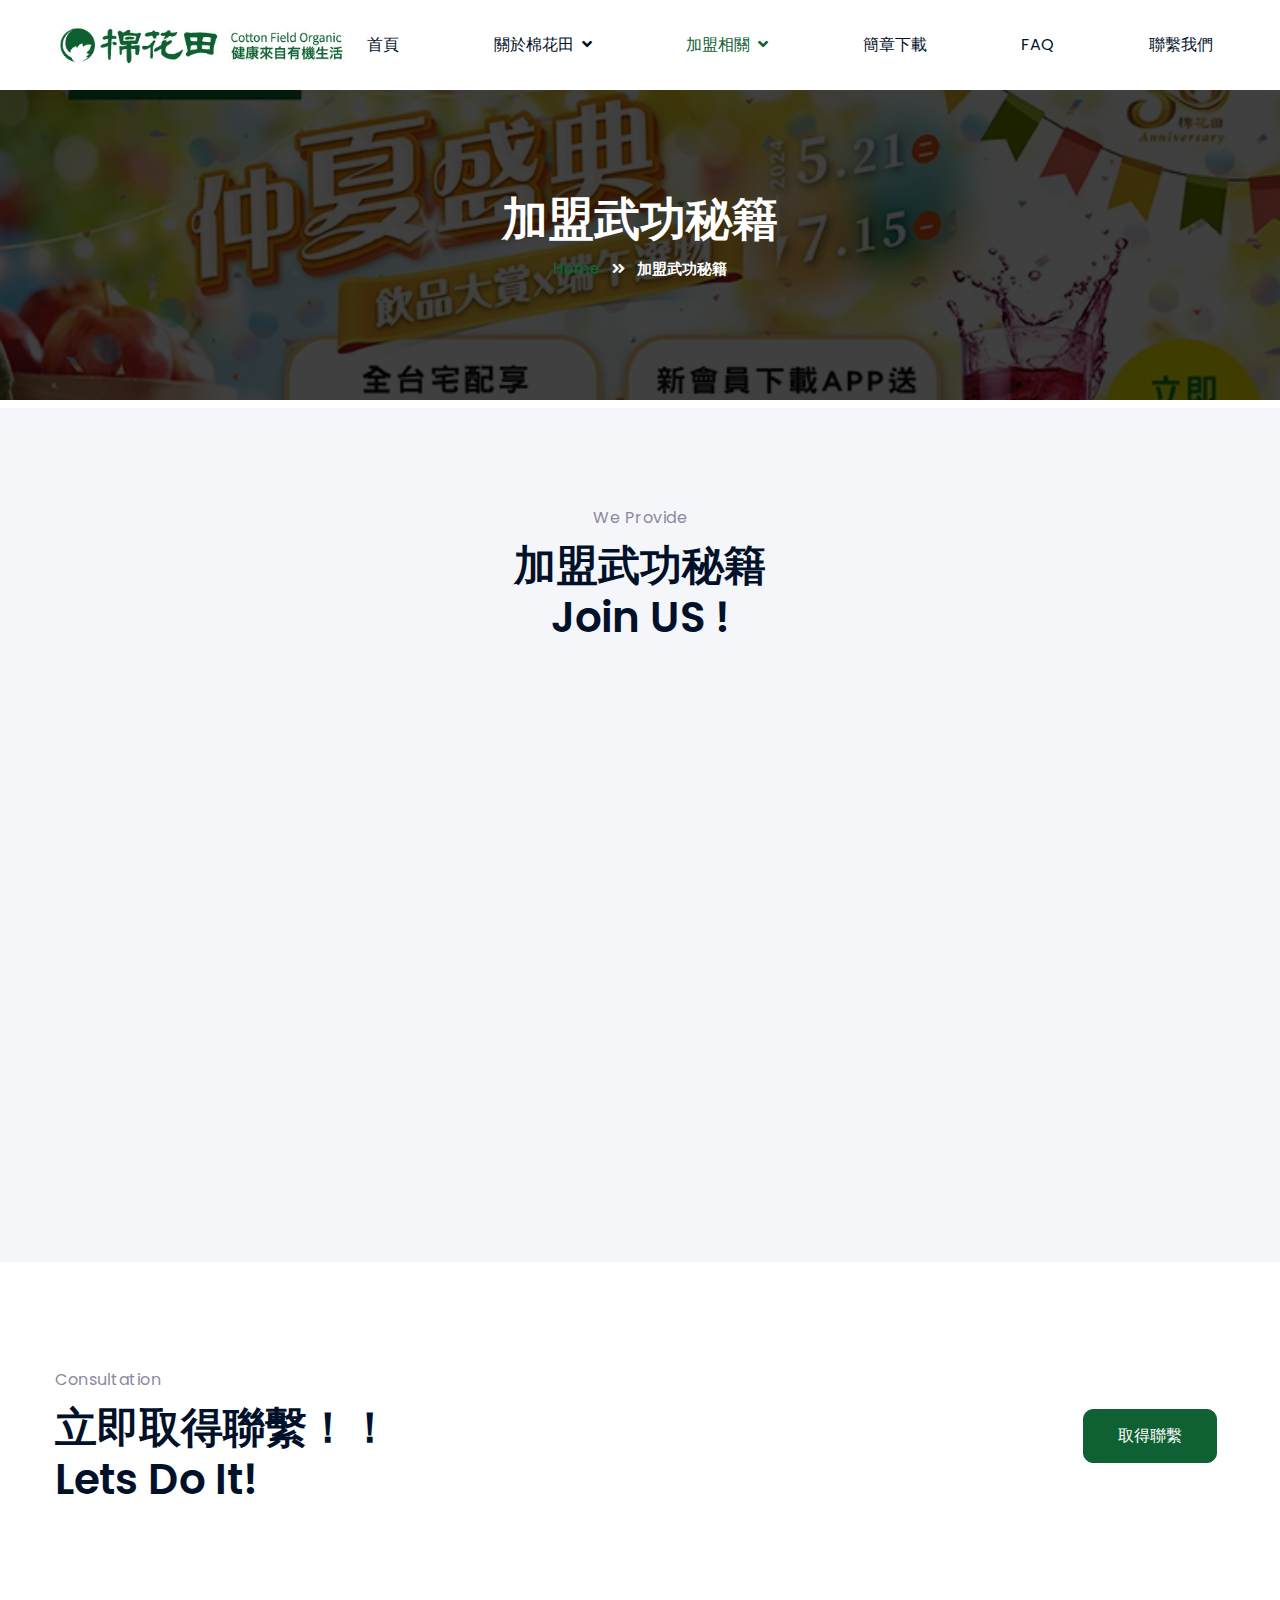
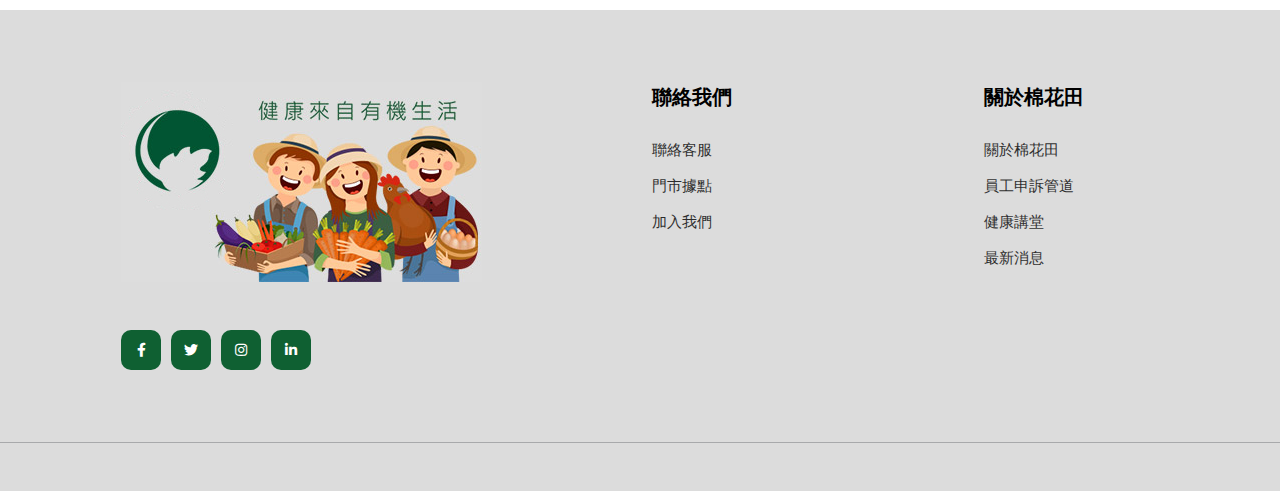
<file: aboutFranchise.html>
<!DOCTYPE html>
<html lang="en">
  <head>
    <!-- Required meta tags -->
    <meta charset="utf-8" />
    <meta
      name="viewport"
      content="width=device-width, initial-scale=1, shrink-to-fit=no"
    />
    <title>棉花田加盟 | 加盟相關</title>
    <!--/google-fonts -->
    <link
      href="https://fonts.googleapis.com/css2?family=Poppins:ital,wght@0,300;0,400;0,700;1,400;1,600&display=swap"
      rel="stylesheet"
    />
    <!--//google-fonts -->
    <!-- Template CSS -->
    <link rel="stylesheet" href="assets/css/style-liberty.css" />
  </head>

  <body>
    <!--/Header-->
    <header id="site-header" class="fixed-top">
      <div class="container">
        <nav class="navbar navbar-expand-lg navbar-light stroke py-lg-0">
          <a class="navbar-brand" href="index.html">
            <img src="assets/images/logo.jpg" alt="Logo" />
          </a>

          <button
            class="navbar-toggler collapsed"
            type="button"
            data-bs-toggle="collapse"
            data-bs-target="#navbarScroll"
            aria-controls="navbarScroll"
            aria-expanded="false"
            aria-label="Toggle navigation"
          >
            <span class="navbar-toggler-icon fa icon-expand fa-bars"></span>
            <span class="navbar-toggler-icon fa icon-close fa-times"></span>
          </button>
          <div class="collapse navbar-collapse" id="navbarScroll">
            <ul class="navbar-nav me-lg-auto my-2 my-lg-0 navbar-nav-scroll">
              <li class="nav-item">
                <a class="nav-link" aria-current="page" href="index.html"
                  >首頁</a
                >
              </li>
              <li class="nav-item dropdown">
                <a
                  class="nav-link dropdown-toggle"
                  href="#Pages"
                  id="navbarDropdown"
                  role="button"
                  data-bs-toggle="dropdown"
                  aria-expanded="false"
                >
                  關於棉花田 <span class="fa fa-angle-down ms-1"></span>
                </a>
                <ul class="dropdown-menu" aria-labelledby="navbarDropdown">
                  <li>
                    <a class="dropdown-item pt-2" href="blog-single.html"
                      >關於棉花田</a
                    >
                  </li>
                  <li>
                    <a class="dropdown-item" href="blog-single.html"
                      >食品安全
                    </a>
                  </li>
                  <li>
                    <a class="dropdown-item" href="blog-single.html"
                      >品質宣言</a
                    >
                  </li>
                  <li>
                    <a class="dropdown-item" href="blog-single.html"
                      >有機夥伴</a
                    >
                  </li>
                </ul>
              </li>
              <li class="nav-item dropdown active">
                <a
                  class="nav-link dropdown-toggle"
                  href="#Pages"
                  id="navbarDropdown"
                  role="button"
                  data-bs-toggle="dropdown"
                  aria-expanded="false"
                >
                  加盟相關 <span class="fa fa-angle-down ms-1"></span>
                </a>
                <ul class="dropdown-menu" aria-labelledby="navbarDropdown">
                  <li>
                    <a class="dropdown-item" href="aboutFranchise.html"
                      >加盟武功秘笈</a
                    >
                  </li>
                  <li>
                    <a class="dropdown-item" href="aboutFranchise-single.html"
                      >加盟優勢</a
                    >
                  </li>
                  <li>
                    <a class="dropdown-item" href="aboutFranchise-single.html"
                      >總部支援</a
                    >
                  </li>
                </ul>
              </li>

              <li class="nav-item">
                <a class="nav-link" href="#">簡章下載 </a>
              </li>
              <li class="nav-item">
                <a class="nav-link" href="faq.html">FAQ</a>
              </li>
              <li class="nav-item">
                <a class="nav-link" href="contact.html">聯繫我們</a>
              </li>
            </ul>
            <!-- <ul class="navbar-nav search-right mt-lg-0 mt-2">
                <li class="nav-item" title="Search">
                  <a href="#search" class="search-search">
                    <span class="fas fa-search" aria-hidden="true"></span
                  ></a>
                </li>
                <li class="nav-item me-lg-3">
                  <a
                    href=""
                    class="phone-btn btn btn-primary btn-style d-none d-lg-block btn-style ms-2"
                    >Purchase</a
                  >
                </li>
              </ul> -->

            <!-- //toggle switch for light and dark theme -->

            <!-- search popup -->
            <div id="search" class="w3lpop-overlay">
              <div class="w3lpopup">
                <form action="#formsearch" method="GET" class="d-sm-flex">
                  <input
                    class="form-control me-2"
                    type="search"
                    placeholder="Search here..."
                    aria-label="Search"
                    required=""
                  />
                  <button class="btn btn-style btn-primary" type="submit">
                    Search
                  </button>
                  <a class="close" href="#formsearch">&times;</a>
                </form>
              </div>
            </div>
            <!-- /search popup -->
          </div>
          <!-- toggle switch for light and dark theme -->
          <!-- <div class="mobile-position">
              <nav class="navigation">
                <div class="theme-switch-wrapper">
                  <label class="theme-switch" for="checkbox">
                    <input type="checkbox" id="checkbox" />
                    <div class="mode-container">
                      <i class="gg-sun"></i>
                      <i class="gg-moon"></i>
                    </div>
                  </label>
                </div>
              </nav>
            </div> -->
          <!-- //toggle switch for light and dark theme -->
        </nav>
      </div>
    </header>
    <!--//Header-->
    <!-- breadcrumb -->
    <section class="w3l-about-breadcrumb">
      <div class="breadcrumb-bg breadcrumb-bg-about">
        <div class="container py-lg-5 py-sm-4">
          <div class="w3breadcrumb-gids text-center">
            <div class="w3breadcrumb-info mt-5">
              <h2 class="w3ltop-title pt-4">加盟武功秘籍</h2>
              <ul class="breadcrumbs-custom-path">
                <li><a href="index.html">Home</a></li>
                <li class="active">
                  <span class="fas fa-angle-double-right mx-2"></span>
                  加盟武功秘籍
                </li>
              </ul>
            </div>
          </div>
        </div>
      </div>
    </section>
    <!--//breadcrumb-->
    <div style="margin: 8px auto; display: block; text-align: center">
      <!---728x90--->
    </div>

    <!--/tabs-faqs-->
    <section class="w3l-products py-5" id="tabs">
      <div class="container py-lg-5 py-md-4 py-2">
        <div class="header-sec mx-auto text-center anime-set">
          <h6 class="title-subhny mb-2">We Provide</h6>
          <h3 class="title-w3l mb-5">
            加盟武功秘籍<br />
            Join US !
          </h3>
        </div>
        <div class="row">
          <div class="col-lg-12 mx-auto anime-set">
            <!--Horizontal Tab-->
            <div id="parentHorizontalTab">
              <ul class="resp-tabs-list hor_1 mb-2">
                <li>加盟型態</li>
                <li>申請條件</li>
                <li>總部營業費用分擔</li>
                <li>加盟主營業費用分擔</li>
                <div class="clear"></div>
              </ul>
              <div class="resp-tabs-container hor_1">
                <div class="products-content">
                  <div class="row mt-4">
                    <div class="col-lg-6 tabw3-left">
                      <h4 class="head">加盟型態</h4>
                      <p>
                        【特許加盟】與 【委託加盟】兩種：
                        特許加盟：加盟主或總部提供店面(50坪以上)，並投資裝潢，成就個人事業
                        委託加盟：總部提供店面，由適合的加盟主經營
                      </p>
                      <ul class="w3l-right-book mt-4">
                        <li>
                          <span class="fa fa-check" aria-hidden="true"></span
                          >店舖需兩人專職經營
                        </li>
                        <li>
                          <span class="fa fa-check" aria-hidden="true"></span>We
                          自有或總部提供店面
                        </li>
                        <li>
                          <span class="fa fa-check" aria-hidden="true"></span>We
                          年齡60歲以下，高中職以上教育程度
                        </li>
                        <li>
                          <span class="fa fa-check" aria-hidden="true"></span
                          >身體健康，信用良好
                        </li>
                        <li>
                          <span class="fa fa-check" aria-hidden="true"></span
                          >提供一位連帶保證人
                        </li>
                        <li>
                          <span class="fa fa-check" aria-hidden="true"></span
                          >公司或獨資商號設立
                        </li>
                      </ul>
                    </div>
                    <div class="col-lg-6 tabw3-right ps-lg-5 mt-lg-0 mt-5">
                      <img
                        src="assets/images/g9.jpg"
                        class="img-fluid radius-image"
                        alt=""
                      />
                    </div>
                  </div>
                </div>
                <div class="products-content">
                  <div class="row mt-4">
                    <div class="col-lg-6 tabw3-right">
                      <img
                        src="assets/images/g3.jpg"
                        class="img-fluid radius-image"
                        alt=""
                      />
                    </div>
                    <div class="col-lg-6 tabw3-left ps-lg-5 mt-lg-0 mt-5">
                      <h4 class="head">申請條件</h4>
                      <p>
                        Lorem ipsum dolor sit amet, elit. Id ab commodi impedit
                        magnam sint voluptates. Minima velit expedita maiores,
                        sit at in!
                      </p>
                      <ul class="w3l-right-book mt-4">
                        <li>
                          <span class="fa fa-check" aria-hidden="true"></span
                          >店舖需兩人專職經營
                        </li>
                        <li>
                          <span class="fa fa-check" aria-hidden="true"></span>We
                          自有或總部提供店面
                        </li>
                        <li>
                          <span class="fa fa-check" aria-hidden="true"></span>We
                          年齡60歲以下，高中職以上教育程度
                        </li>
                        <li>
                          <span class="fa fa-check" aria-hidden="true"></span
                          >身體健康，信用良好
                        </li>
                        <li>
                          <span class="fa fa-check" aria-hidden="true"></span
                          >提供一位連帶保證人
                        </li>
                        <li>
                          <span class="fa fa-check" aria-hidden="true"></span
                          >公司或獨資商號設立
                        </li>
                      </ul>
                    </div>
                  </div>
                </div>
                <div class="products-content">
                  <div class="row mt-4">
                    <div class="col-lg-6 tabw3-left">
                      <h4 class="head">
                        Lorem ipsum dolor sit amet, consectetur adipiscing elit,
                        sed do eiusmod tempor incididunt ut labore et dolore
                      </h4>
                      <p>
                        Lorem ipsum dolor sit amet, elit. Id ab commodi impedit
                        magnam sint voluptates. Minima velit expedita maiores,
                        sit at in!
                      </p>
                      <ul class="w3l-right-book mt-4">
                        <li>
                          <span class="fa fa-check" aria-hidden="true"></span
                          >Always Fast and friendly support
                        </li>
                        <li>
                          <span class="fa fa-check" aria-hidden="true"></span>We
                          offer wide range of skills
                        </li>
                        <li>
                          <span class="fa fa-check" aria-hidden="true"></span>We
                          help analyze,transform business models
                        </li>
                        <li>
                          <span class="fa fa-check" aria-hidden="true"></span
                          >Experienced Professional Team
                        </li>
                        <li>
                          <span class="fa fa-check" aria-hidden="true"></span
                          >consulting services include project management
                        </li>
                        <li>
                          <span class="fa fa-check" aria-hidden="true"></span
                          >Manage your workflow and tasks successfully
                        </li>
                      </ul>
                    </div>
                    <div class="col-lg-6 tabw3-right ps-lg-5 mt-lg-0 mt-5">
                      <img
                        src="assets/images/g8.jpg"
                        class="img-fluid radius-image"
                        alt=""
                      />
                    </div>
                  </div>
                </div>
                <div class="products-content">
                  <div class="row mt-4">
                    <div class="col-lg-6 tabw3-right">
                      <img
                        src="assets/images/g7.jpg"
                        class="img-fluid radius-image"
                        alt=""
                      />
                    </div>
                    <div class="col-lg-6 tabw3-left ps-lg-5 mt-lg-0 mt-5">
                      <h4 class="head">
                        Lorem ipsum dolor sit amet, consectetur adipiscing elit,
                        sed do eiusmod tempor incididunt ut labore et dolore
                      </h4>
                      <p>
                        Lorem ipsum dolor sit amet, elit. Id ab commodi impedit
                        magnam sint voluptates. Minima velit expedita maiores,
                        sit at in!
                      </p>
                      <ul class="w3l-right-book mt-4">
                        <li>
                          <span class="fa fa-check" aria-hidden="true"></span
                          >Always Fast and friendly support
                        </li>
                        <li>
                          <span class="fa fa-check" aria-hidden="true"></span
                          >Experienced Professional Team
                        </li>
                        <li>
                          <span class="fa fa-check" aria-hidden="true"></span
                          >Always Fast and friendly support
                        </li>
                        <li>
                          <span class="fa fa-check" aria-hidden="true"></span
                          >Experienced Professional Team
                        </li>
                      </ul>
                    </div>
                  </div>
                </div>
              </div>
            </div>
          </div>
        </div>
      </div>
    </section>
    <!--//tabs-faqs-->

    <!--/w3l-project-->

    <div style="margin: 8px auto; display: block; text-align: center">
      <!---728x90--->
    </div>
    <!--/w3l-project-->
    <section class="w3l-project-main">
      <div class="container">
        <div class="w3l-project py-md-5 py-4">
          <div class="row py-5 align-items-center">
            <div class="col-lg-8 w3l-project-right">
              <div class="bottom-info">
                <div class="header-section pr-lg-5 anime-set slide-in-left">
                  <h6 class="title-subhny mb-2">Consultation</h6>
                  <h3 class="title-w3l">立即取得聯繫！！<br />Lets Do It!</h3>
                </div>
              </div>
            </div>
            <div
              class="col-lg-4 w3l-project-left about-w3page-btns mt-lg-0 mt-4"
            >
              <div class="w3l-buttons d-sm-flex anime-set slide-in-right">
                <a
                  class="btn btn-primary btn-style me-2"
                  href="https://www.sun-organism.com.tw/contactus.php"
                  >取得聯繫
                </a>
              </div>
            </div>
          </div>
        </div>
      </div>
    </section>
    <!--//w3l-project-->
    <div style="margin: 8px auto; display: block; text-align: center">
      <!---728x90--->
    </div>
    <!-- footer -->
    <section class="w3l-footer-29-main">
      <div class="footer-29 py-5">
        <div class="container py-lg-4">
          <div class="row footer-top-29">
            <div class="col-lg-4 col-md-6 footer-list-29 footer-1 pe-lg-5">
              <div class="footer-logo mb-4">
                <h2>
                  <a class="navbar-brand" href="index.html">
                    <img src="assets/images/s1.jpg" alt="footer" />
                  </a>
                </h2>
              </div>

              <div class="main-social-footer-29 mt-5">
                <a href="#facebook" class="facebook"
                  ><span class="fab fa-facebook-f"></span
                ></a>
                <a href="#twitter" class="twitter"
                  ><span class="fab fa-twitter"></span
                ></a>
                <a href="#instagram" class="instagram"
                  ><span class="fab fa-instagram"></span
                ></a>
                <a href="#linkedin" class="linkedin"
                  ><span class="fab fa-linkedin-in"></span
                ></a>
              </div>
            </div>
            <!-- <div class="col-lg-2 col-md-6 footer-list-29 footer-2 mt-sm-0 mt-5">
                <ul>
                  <h6 class="footer-title-29">Links</h6>
                  <li><a href="about.html">About Us</a></li>
                  <li><a href="blog.html"> Blog posts</a></li>
                  <li><a href="services.html">Services</a></li>
                  <li><a href="blog.html"> Blog posts</a></li>
                  <li><a href="contact.html">Contact us</a></li>
                </ul>
              </div> -->
            <div class="col-lg-2 col-md-6 footer-list-29 footer-3 mt-lg-0 mt-5">
              <h6 class="footer-title-29">聯絡我們</h6>
              <ul>
                <li>
                  <a href="https://www.sun-organism.com.tw/contactus.php"
                    >聯絡客服</a
                  >
                </li>
                <li>
                  <a href="https://www.sun-organism.com.tw/store.php"
                    >門市據點</a
                  >
                </li>
                <li>
                  <a href="https://www.104.com.tw/company/dafvew0">加入我們</a>
                </li>
              </ul>
            </div>
            <div class="col-lg-2 col-md-6 footer-list-29 footer-4 mt-lg-0 mt-5">
              <h6 class="footer-title-29">關於棉花田</h6>
              <ul>
                <li>
                  <a href="https://www.sun-organism.com.tw/article_list.php?t=1"
                    >關於棉花田</a
                  >
                </li>
                <li>
                  <a
                    href="https://www.sun-organism.com.tw/article_list.php?m=34"
                    >員工申訴管道</a
                  >
                </li>
                <li>
                  <a href="https://www.sun-organism.com.tw/article_list.php?t=2"
                    >健康講堂</a
                  >
                </li>
                <li>
                  <a href="https://www.sun-organism.com.tw/article_list.php?t=4"
                    >最新消息</a
                  >
                </li>
              </ul>
            </div>
            <!-- <div class="col-lg-2 col-md-6 footer-list-29 footer-4 mt-lg-0 mt-5">
                <h6 class="footer-title-29">Support</h6>
                <ul>
                  <li><a href="#awards">Awards</a></li>
                  <li><a href="#secutiry">Security</a></li>
  
                  <li><a href="#proj">Products</a></li>
                  <li><a href="#efaq">faQ</a></li>
                  <li><a href="#help">Help</a></li>
                  <li><a href="#mail">Mail Us</a></li>
                  <li><a href="#terms">Terms </a></li>
                  <li><a href="#policy">Privacy Policy</a></li>
                </ul>
              </div> -->
          </div>
        </div>
      </div>
      <!-- copyright -->
      <section class="w3l-copyright text-center">
        <!-- move top -->
        <button onclick="topFunction()" id="movetop" title="Go to top">
          <span class="fas fa-arrow-up"></span>
        </button>
        <script>
          // When the user scrolls down 20px from the top of the document, show the button
          window.onscroll = function () {
            scrollFunction();
          };

          function scrollFunction() {
            if (
              document.body.scrollTop > 20 ||
              document.documentElement.scrollTop > 20
            ) {
              document.getElementById("movetop").style.display = "block";
            } else {
              document.getElementById("movetop").style.display = "none";
            }
          }

          // When the user clicks on the button, scroll to the top of the document
          function topFunction() {
            document.body.scrollTop = 0;
            document.documentElement.scrollTop = 0;
          }
        </script>
        <!-- /move top -->
      </section>
      <!-- //copyright -->
    </section>
    <!-- //footer -->
    <!-- Js scripts -->
    <!-- Template JavaScript -->
    <script src="assets/js/jquery-3.3.1.min.js"></script>
    <script src="assets/js/theme-change.js"></script>
    <!--/Tabs-->
    <script src="assets/js/jquery-1.9.1.min.js"></script>
    <script src="assets/js/easyResponsiveTabs.js"></script>
    <!--Plug-in Initialisation-->
    <script type="text/javascript">
      $(document).ready(function () {
        //Horizontal Tab
        $("#parentHorizontalTab").easyResponsiveTabs({
          type: "default", //Types: default, vertical, accordion
          width: "auto", //auto or any width like 600px
          fit: true, // 100% fit in a container
          tabidentify: "hor_1", // The tab groups identifier
          activate: function (event) {
            // Callback function if tab is switched
            var $tab = $(this);
            var $info = $("#nested-tabInfo");
            var $name = $("span", $info);
            $name.text($tab.text());
            $info.show();
          },
        });
      });
    </script>
    <!--//Tabs-->
    <!-- MENU-JS -->
    <script>
      $(window).on("scroll", function () {
        var scroll = $(window).scrollTop();

        if (scroll >= 80) {
          $("#site-header").addClass("nav-fixed");
        } else {
          $("#site-header").removeClass("nav-fixed");
        }
      });

      //Main navigation Active Class Add Remove
      $(".navbar-toggler").on("click", function () {
        $("header").toggleClass("active");
      });
      $(document).on("ready", function () {
        if ($(window).width() > 991) {
          $("header").removeClass("active");
        }
        $(window).on("resize", function () {
          if ($(window).width() > 991) {
            $("header").removeClass("active");
          }
        });
      });
    </script>
    <!-- //MENU-JS -->

    <!-- disable body scroll which navbar is in active -->
    <script>
      $(function () {
        $(".navbar-toggler").click(function () {
          $("body").toggleClass("noscroll");
        });
      });
    </script>
    <!-- //disable body scroll which navbar is in active -->

    <!-- //bootstrap -->
    <script src="assets/js/bootstrap.min.js"></script>

    <!-- //偵測滑入 -->
    <script>
      document.addEventListener("DOMContentLoaded", function () {
        const elements = document.querySelectorAll(".anime-set");
        const observer = new IntersectionObserver(
          (entries) => {
            entries.forEach((entry) => {
              if (entry.isIntersecting) {
                const target = entry.target;
                // 判斷是否有動畫標籤
                if (
                  !target.classList.contains("slide-in-right") &&
                  !target.classList.contains("slide-in-left")
                ) {
                  target.classList.add("slide-in-bottom");
                }
                observer.unobserve(target); // 進入後不再觀察
              }
            });
          },
          {
            threshold: 0.5, // 元素進入窗口50%觸發
          }
        );

        elements.forEach((element) => {
          observer.observe(element);
        });
      });
    </script>
  </body>
</html>
</file>
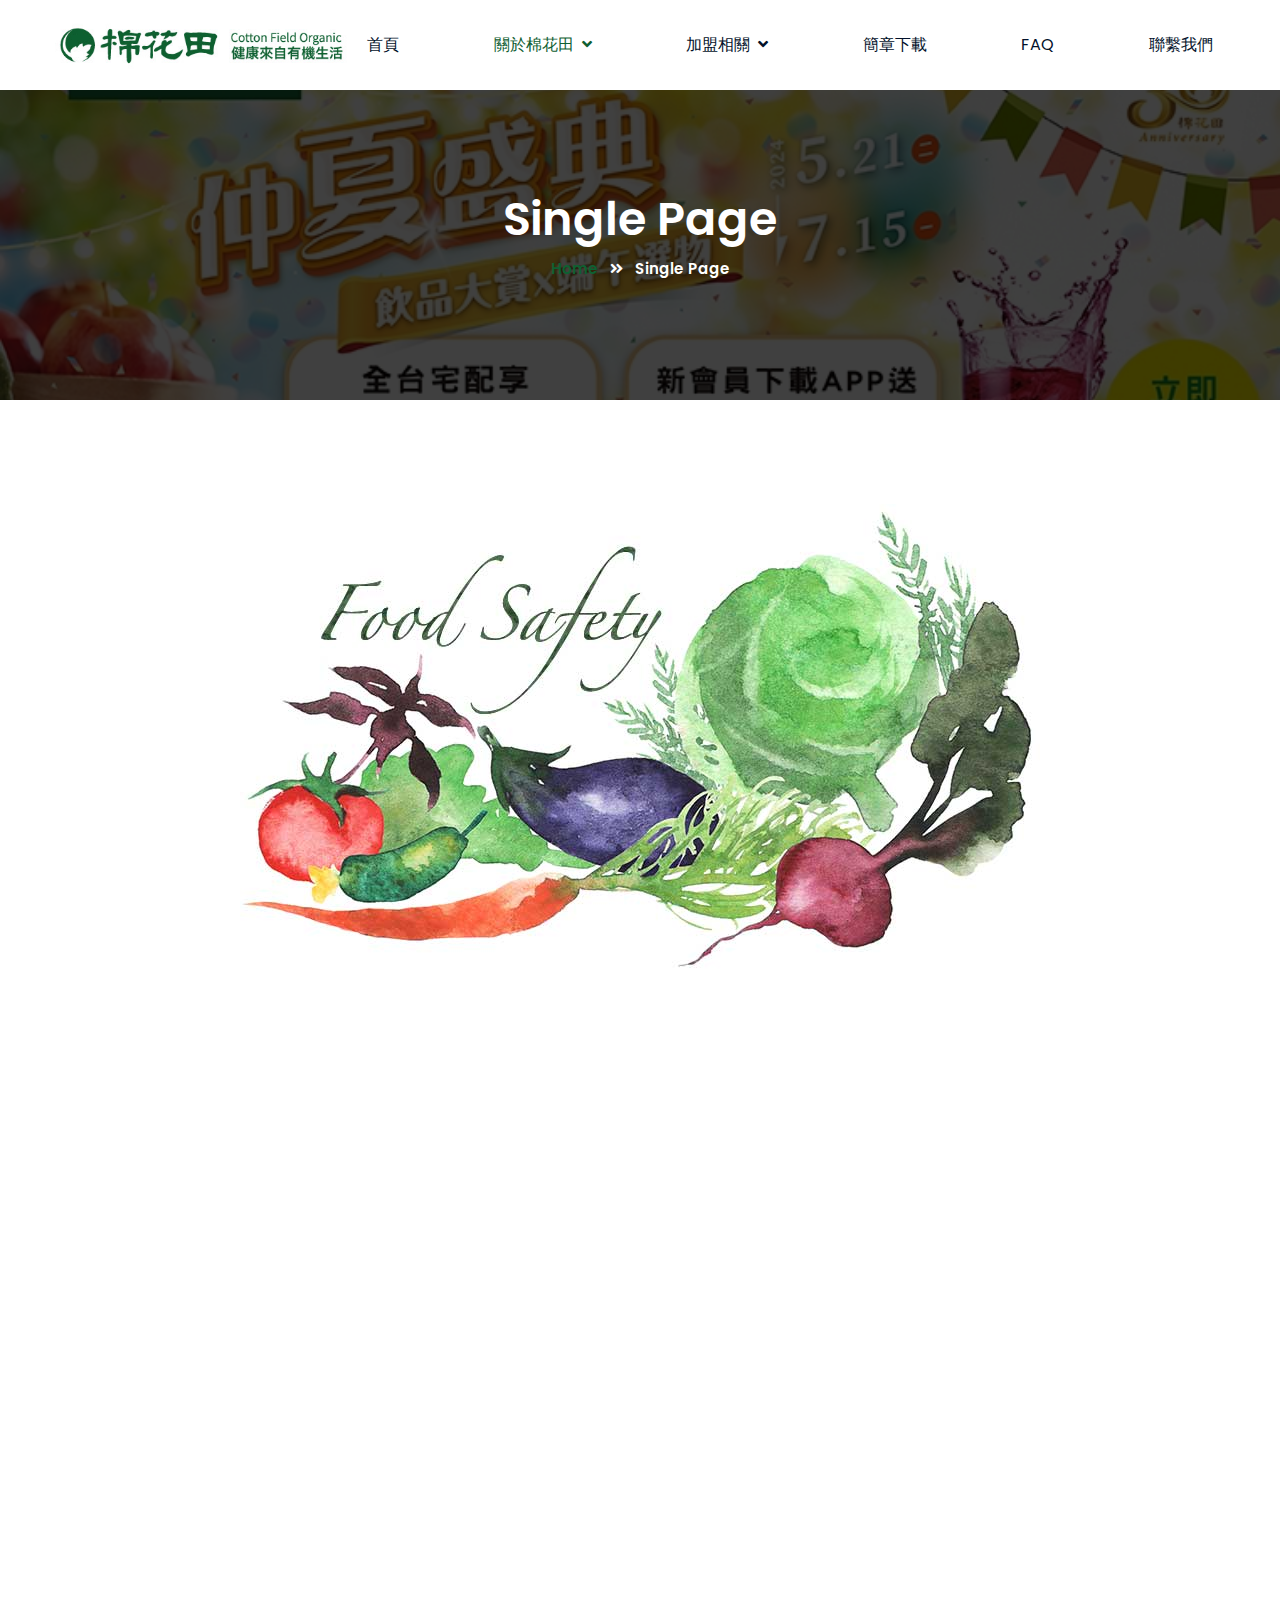
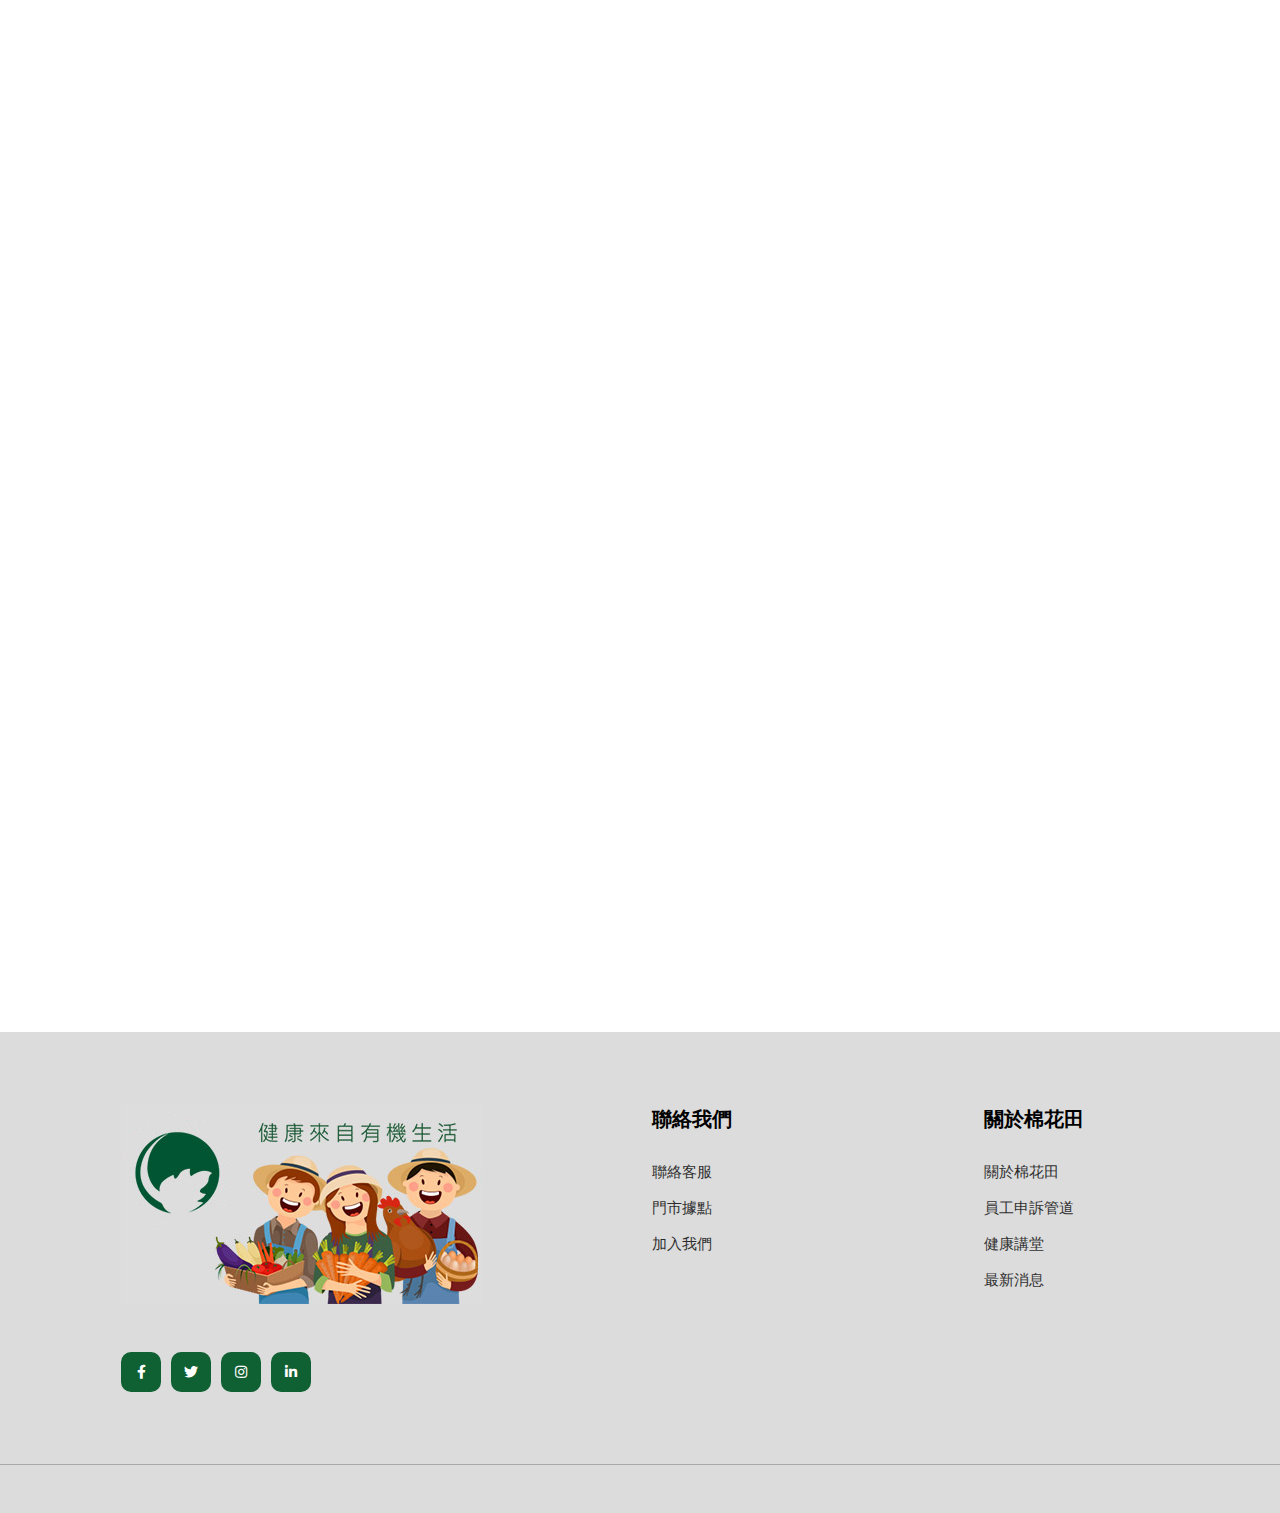
<file: blog-single.html>
<!DOCTYPE html>
<html lang="en">
  <head>
    <!-- Required meta tags -->
    <meta charset="utf-8" />
    <meta
      name="viewport"
      content="width=device-width, initial-scale=1, shrink-to-fit=no"
    />
    <title>棉花田加盟 | Single Page</title>
    <!--/google-fonts -->
    <link
      href="https://fonts.googleapis.com/css2?family=Poppins:ital,wght@0,300;0,400;0,700;1,400;1,600&display=swap"
      rel="stylesheet"
    />
    <!--//google-fonts -->
    <!-- Template CSS -->
    <link rel="stylesheet" href="assets/css/style-liberty.css" />
  </head>

  <body>
    <!--/Header-->
    <header id="site-header" class="fixed-top">
      <div class="container">
        <nav class="navbar navbar-expand-lg navbar-light stroke py-lg-0">
          <a class="navbar-brand" href="index.html">
            <img src="assets/images/logo.jpg" alt="Logo" />
          </a>

          <button
            class="navbar-toggler collapsed"
            type="button"
            data-bs-toggle="collapse"
            data-bs-target="#navbarScroll"
            aria-controls="navbarScroll"
            aria-expanded="false"
            aria-label="Toggle navigation"
          >
            <span class="navbar-toggler-icon fa icon-expand fa-bars"></span>
            <span class="navbar-toggler-icon fa icon-close fa-times"></span>
          </button>
          <div class="collapse navbar-collapse" id="navbarScroll">
            <ul class="navbar-nav me-lg-auto my-2 my-lg-0 navbar-nav-scroll">
              <li class="nav-item">
                <a class="nav-link" aria-current="page" href="index.html"
                  >首頁</a
                >
              </li>
              <li class="nav-item dropdown active">
                <a
                  class="nav-link dropdown-toggle"
                  href="#Pages"
                  id="navbarDropdown"
                  role="button"
                  data-bs-toggle="dropdown"
                  aria-expanded="false"
                >
                  關於棉花田 <span class="fa fa-angle-down ms-1"></span>
                </a>
                <ul class="dropdown-menu" aria-labelledby="navbarDropdown">
                  <li>
                    <a class="dropdown-item pt-2" href="blog-single.html"
                      >關於棉花田</a
                    >
                  </li>
                  <li>
                    <a class="dropdown-item" href="blog-single.html"
                      >食品安全
                    </a>
                  </li>
                  <li>
                    <a class="dropdown-item" href="blog-single.html"
                      >品質宣言</a
                    >
                  </li>
                  <li>
                    <a class="dropdown-item" href="blog-single.html"
                      >有機夥伴</a
                    >
                  </li>
                </ul>
              </li>
              <li class="nav-item dropdown">
                <a
                  class="nav-link dropdown-toggle"
                  href="#Pages"
                  id="navbarDropdown"
                  role="button"
                  data-bs-toggle="dropdown"
                  aria-expanded="false"
                >
                  加盟相關 <span class="fa fa-angle-down ms-1"></span>
                </a>
                <ul class="dropdown-menu" aria-labelledby="navbarDropdown">
                  <li>
                    <a class="dropdown-item" href="aboutFranchise.html"
                      >加盟武功秘笈</a
                    >
                  </li>
                  <li>
                    <a class="dropdown-item" href="aboutFranchise-single.html"
                      >加盟優勢</a
                    >
                  </li>
                  <li>
                    <a class="dropdown-item" href="aboutFranchise-single.html"
                      >總部支援</a
                    >
                  </li>
                </ul>
              </li>

              <li class="nav-item">
                <a class="nav-link" href="#">簡章下載 </a>
              </li>
              <li class="nav-item">
                <a class="nav-link" href="faq.html">FAQ</a>
              </li>
              <li class="nav-item">
                <a class="nav-link" href="contact.html">聯繫我們</a>
              </li>
            </ul>
            <!-- <ul class="navbar-nav search-right mt-lg-0 mt-2">
              <li class="nav-item" title="Search">
                <a href="#search" class="search-search">
                  <span class="fas fa-search" aria-hidden="true"></span
                ></a>
              </li>
              <li class="nav-item me-lg-3">
                <a
                  href=""
                  class="phone-btn btn btn-primary btn-style d-none d-lg-block btn-style ms-2"
                  >Purchase</a
                >
              </li>
            </ul> -->

            <!-- //toggle switch for light and dark theme -->

            <!-- search popup -->
            <div id="search" class="w3lpop-overlay">
              <div class="w3lpopup">
                <form action="#formsearch" method="GET" class="d-sm-flex">
                  <input
                    class="form-control me-2"
                    type="search"
                    placeholder="Search here..."
                    aria-label="Search"
                    required=""
                  />
                  <button class="btn btn-style btn-primary" type="submit">
                    Search
                  </button>
                  <a class="close" href="#formsearch">&times;</a>
                </form>
              </div>
            </div>
            <!-- /search popup -->
          </div>
          <!-- toggle switch for light and dark theme -->
          <!-- <div class="mobile-position">
            <nav class="navigation">
              <div class="theme-switch-wrapper">
                <label class="theme-switch" for="checkbox">
                  <input type="checkbox" id="checkbox" />
                  <div class="mode-container">
                    <i class="gg-sun"></i>
                    <i class="gg-moon"></i>
                  </div>
                </label>
              </div>
            </nav>
          </div> -->
          <!-- //toggle switch for light and dark theme -->
        </nav>
      </div>
    </header>
    <!--//Header-->
    <!-- breadcrumb -->
    <section class="w3l-about-breadcrumb">
      <div class="breadcrumb-bg breadcrumb-bg-about">
        <div class="container py-lg-5 py-sm-4">
          <div class="w3breadcrumb-gids text-center">
            <div class="w3breadcrumb-info mt-5">
              <h2 class="w3ltop-title pt-4">Single Page</h2>
              <ul class="breadcrumbs-custom-path">
                <li><a href="index.html">Home</a></li>
                <li class="active">
                  <span class="fas fa-angle-double-right mx-2"></span> Single
                  Page
                </li>
              </ul>
            </div>
          </div>
        </div>
      </div>
    </section>
    <!--//breadcrumb-->
    <!--/w3l-grids-page-->
    <section class="w3l-grids-page py-5" id="bloggrids">
      <div class="text-11 py-md-5 py-3" id="classes">
        <div class="container">
          <div style="margin: 8px auto; display: block; text-align: center">
            <!---728x90--->
          </div>
          <div class="w3l-blog-single">
            <div class="blogw3-left-content w3l-bloggris-single-post">
              <div class="single-left">
                <!-- single post -->
                <img
                  src="assets/images/food-safety.jpg"
                  class="img-fluid radius-image anime-set"
                  alt=""
                />
                <div class="text11-content">
                  <h4 class="anime-set">愛的種子</h4>

                  <p class="mt-4 mb-3 anime-set">
                    單純一顆愛的種子發芽了，生命生生不息現在這顆種子的存在來自於成熟的果實孕育出來的來自於無私供給養份的大地母親包含著過去，來到現在，更走向未來綿延散播健康
                    散播愛當你發現愛，你就懂得如何去生活有機世界有機心我們深信地球只有一個我們有責任為後代的子孫保留一塊淨土回歸自然
                    反璞歸真 創造健康
                    快樂的生命棉花田生機園地致力於推動有機志業與地球環保，倡導並實踐現代人有機、天然的生活觀，棉花田透過定期舉辦的生機膳食課程與健康樂活講座，以及身心靈饗宴分享，讓每位員工都成為專業的有機飲食教師之實踐者。
                  </p>

                  <h5 class="quote anime-set">
                    相信健康絕對不是喊口號，而是由裡而外，將理念付諸行動的過程。
                    <footer class="blockquote-footer mt-3">
                      創辦人 翁湘淳老師
                    </footer>
                  </h5>

                  <div class="sing-post-thumb mb-lg-5 mb-4 row pt-3">
                    <div class="col-md-6">
                      <a href="#url"
                        ><img
                          src="assets/images/teacher-1.jpg"
                          class="img-fluid radius-image anime-set"
                          alt=""
                      /></a>
                    </div>
                    <div class="col-md-6 mt-md-0 mt-3 align-self anime-set">
                      <p class="">
                        創辦緣起數十年前，創辦人翁湘淳老師站在事業的顛峰，身體卻出現了警訊。長期工作繁忙加上壓力，導致全身免疫系統出了問題。翁老師曾有一整年的時間都在生病，即使每天睡上廿個小時，整個人依然無精打采、提不起勁。在偶然的機緣下，聽到雷久南博士談論生機飲食的錄音帶，於是開始蒐集相關資料，並且在自家後院種蔬菜，遵守不灑農藥、不施化肥的原則，飲食內容逐漸提高生食比例，幾個月後，病情康復，身體機能也恢復正常運作。試行生機飲食一段時間，體力復原狀況有目共睹，親戚朋友也覺得很神奇，紛紛要求翁老師開班授課，分享她生機飲食的觀念。於是翁老師結束原有的服飾業務，以原有士林店面作為分享生機飲食的處所。
                      </p>
                    </div>
                  </div>
                  <h4 class="mb-4 anime-set">坐而言不如起而行</h4>
                  <p class="mb-4 anime-set">
                    剛開始，只是單純分享所學及生機飲食的觀念，她以義工的心態分享成長與喜悅，以推廣的心情開課，所有課程皆免費結緣，而學員的熱烈反應，也完全超乎翁老師的預期；在課程持續地推廣與學員數量不斷增加下，也讓棉花田的規模持續成長，在無壓力並充滿愛的能量下，一路發展到至今。翁老師推出身心靈成長的相關活動及計畫，她認為生機飲食之難得貴在實踐，而如果我們在實踐的過程中，能找到一處可以交換心得的訊息交流站，並得到友伴的支持，所得到的正面能量將可影響更多的人，像漣漪般傳遞出去，力量也不可同日而語。翁老師一直扮演著傳播推廣生機飲食的角色！
                  </p>
                  <div class="text-list mb-4 anime-set">
                    <ol>
                      <li>
                        期勉所有學員們「坐而言不如起而行」來身體力行生機飲食的精神內涵。
                      </li>
                      <li>
                        相信健康絕對不是喊口號，而是由裡而外，將理念付諸行動的過程。
                      </li>
                      <li>
                        為美麗大地保存美好、均衡的生態環境，讓我們的生機緣份得以綿延不絕地傳遞。
                      </li>
                    </ol>
                  </div>
                  <h4 class="mb-4 anime-set">品質宣言</h4>
                  <img
                    src="assets/images/品質宣言2.jpg"
                    class="img-fluid anime-set"
                    alt=""
                  />
                </div>
              </div>
              <!--//blogs-right-->
            </div>
          </div>

          <!--/w3l-footer-29-main-->
        </div>
      </div>
    </section>
    <!--//blogs-right-->
    <div style="margin: 8px auto; display: block; text-align: center">
      <!---728x90--->
    </div>
    <!-- footer -->
    <section class="w3l-footer-29-main">
      <div class="footer-29 py-5">
        <div class="container py-lg-4">
          <div class="row footer-top-29">
            <div class="col-lg-4 col-md-6 footer-list-29 footer-1 pe-lg-5">
              <div class="footer-logo mb-4">
                <h2>
                  <a class="navbar-brand" href="index.html">
                    <img src="assets/images/s1.jpg" alt="footer" />
                  </a>
                </h2>
              </div>

              <div class="main-social-footer-29 mt-5">
                <a href="#facebook" class="facebook"
                  ><span class="fab fa-facebook-f"></span
                ></a>
                <a href="#twitter" class="twitter"
                  ><span class="fab fa-twitter"></span
                ></a>
                <a href="#instagram" class="instagram"
                  ><span class="fab fa-instagram"></span
                ></a>
                <a href="#linkedin" class="linkedin"
                  ><span class="fab fa-linkedin-in"></span
                ></a>
              </div>
            </div>
            <!-- <div class="col-lg-2 col-md-6 footer-list-29 footer-2 mt-sm-0 mt-5">
            <ul>
              <h6 class="footer-title-29">Links</h6>
              <li><a href="about.html">About Us</a></li>
              <li><a href="blog.html"> Blog posts</a></li>
              <li><a href="services.html">Services</a></li>
              <li><a href="blog.html"> Blog posts</a></li>
              <li><a href="contact.html">Contact us</a></li>
            </ul>
          </div> -->
            <div class="col-lg-2 col-md-6 footer-list-29 footer-3 mt-lg-0 mt-5">
              <h6 class="footer-title-29">聯絡我們</h6>
              <ul>
                <li>
                  <a href="https://www.sun-organism.com.tw/contactus.php"
                    >聯絡客服</a
                  >
                </li>
                <li>
                  <a href="https://www.sun-organism.com.tw/store.php"
                    >門市據點</a
                  >
                </li>
                <li>
                  <a href="https://www.104.com.tw/company/dafvew0">加入我們</a>
                </li>
              </ul>
            </div>
            <div class="col-lg-2 col-md-6 footer-list-29 footer-4 mt-lg-0 mt-5">
              <h6 class="footer-title-29">關於棉花田</h6>
              <ul>
                <li>
                  <a href="https://www.sun-organism.com.tw/article_list.php?t=1"
                    >關於棉花田</a
                  >
                </li>
                <li>
                  <a
                    href="https://www.sun-organism.com.tw/article_list.php?m=34"
                    >員工申訴管道</a
                  >
                </li>
                <li>
                  <a href="https://www.sun-organism.com.tw/article_list.php?t=2"
                    >健康講堂</a
                  >
                </li>
                <li>
                  <a href="https://www.sun-organism.com.tw/article_list.php?t=4"
                    >最新消息</a
                  >
                </li>
              </ul>
            </div>
            <!-- <div class="col-lg-2 col-md-6 footer-list-29 footer-4 mt-lg-0 mt-5">
            <h6 class="footer-title-29">Support</h6>
            <ul>
              <li><a href="#awards">Awards</a></li>
              <li><a href="#secutiry">Security</a></li>

              <li><a href="#proj">Products</a></li>
              <li><a href="#efaq">faQ</a></li>
              <li><a href="#help">Help</a></li>
              <li><a href="#mail">Mail Us</a></li>
              <li><a href="#terms">Terms </a></li>
              <li><a href="#policy">Privacy Policy</a></li>
            </ul>
          </div> -->
          </div>
        </div>
      </div>
      <!-- copyright -->
      <section class="w3l-copyright text-center">
        <!-- move top -->
        <button onclick="topFunction()" id="movetop" title="Go to top">
          <span class="fas fa-arrow-up"></span>
        </button>
        <script>
          // When the user scrolls down 20px from the top of the document, show the button
          window.onscroll = function () {
            scrollFunction();
          };

          function scrollFunction() {
            if (
              document.body.scrollTop > 20 ||
              document.documentElement.scrollTop > 20
            ) {
              document.getElementById("movetop").style.display = "block";
            } else {
              document.getElementById("movetop").style.display = "none";
            }
          }

          // When the user clicks on the button, scroll to the top of the document
          function topFunction() {
            document.body.scrollTop = 0;
            document.documentElement.scrollTop = 0;
          }
        </script>
        <!-- /move top -->
      </section>
      <!-- //copyright -->
    </section>
    <!-- //footer -->
    <!-- Js scripts -->
    <!-- Template JavaScript -->
    <script src="assets/js/jquery-3.3.1.min.js"></script>
    <script src="assets/js/theme-change.js"></script>
    <!-- MENU-JS -->
    <script>
      $(window).on("scroll", function () {
        var scroll = $(window).scrollTop();

        if (scroll >= 80) {
          $("#site-header").addClass("nav-fixed");
        } else {
          $("#site-header").removeClass("nav-fixed");
        }
      });

      //Main navigation Active Class Add Remove
      $(".navbar-toggler").on("click", function () {
        $("header").toggleClass("active");
      });
      $(document).on("ready", function () {
        if ($(window).width() > 991) {
          $("header").removeClass("active");
        }
        $(window).on("resize", function () {
          if ($(window).width() > 991) {
            $("header").removeClass("active");
          }
        });
      });
    </script>
    <!-- //MENU-JS -->

    <!-- disable body scroll which navbar is in active -->
    <script>
      $(function () {
        $(".navbar-toggler").click(function () {
          $("body").toggleClass("noscroll");
        });
      });
    </script>
    <!-- //disable body scroll which navbar is in active -->

    <!-- //bootstrap -->
    <script src="assets/js/bootstrap.min.js"></script>

    <!-- //偵測滑入 -->
    <script>
      document.addEventListener("DOMContentLoaded", function () {
        const elements = document.querySelectorAll(".anime-set");
        const observer = new IntersectionObserver(
          (entries) => {
            entries.forEach((entry) => {
              if (entry.isIntersecting) {
                const target = entry.target;
                // 判斷是否有動畫標籤
                if (
                  !target.classList.contains("slide-in-right") &&
                  !target.classList.contains("slide-in-left")
                ) {
                  target.classList.add("slide-in-bottom");
                }
                observer.unobserve(target); // 進入後不再觀察
              }
            });
          },
          {
            threshold: 0.5, // 元素進入窗口50%觸發
          }
        );

        elements.forEach((element) => {
          observer.observe(element);
        });
      });
    </script>
  </body>
</html>
</file>
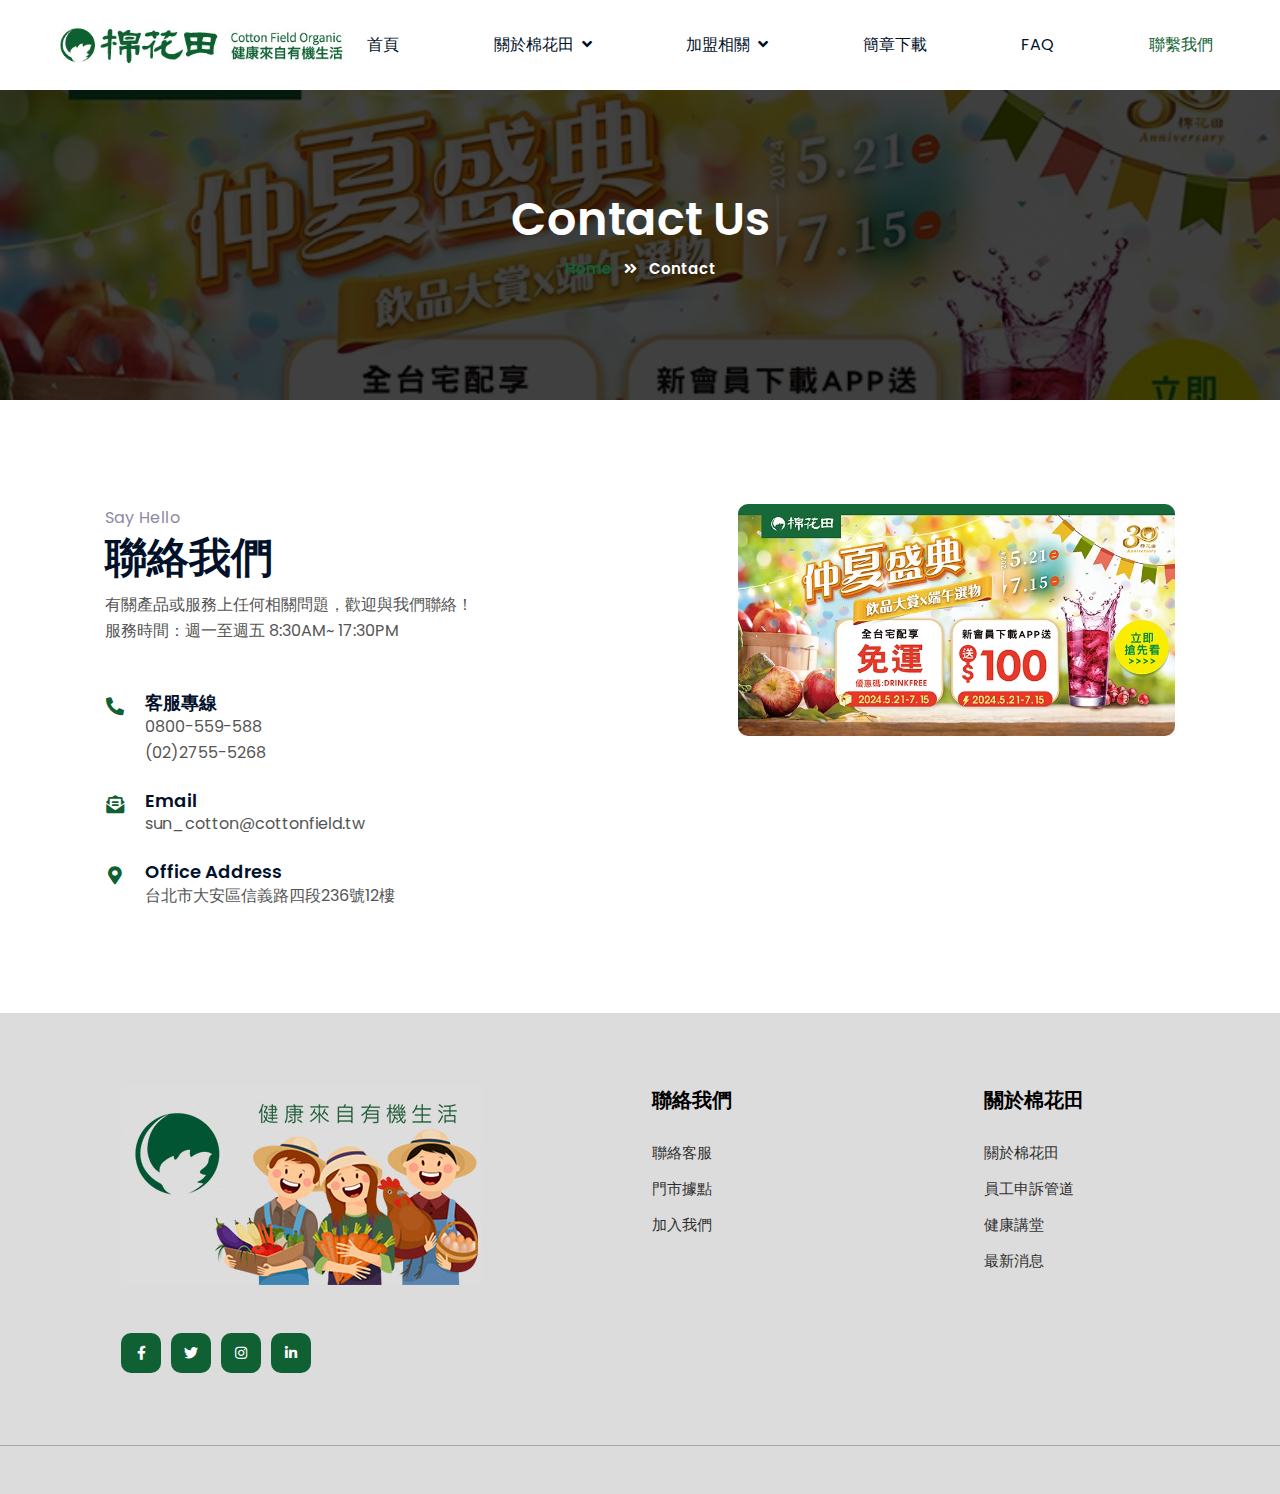
<file: contact.html>
<!DOCTYPE html>
<html lang="en">
  <head>
    <!-- Required meta tags -->
    <meta charset="utf-8" />
    <meta
      name="viewport"
      content="width=device-width, initial-scale=1, shrink-to-fit=no"
    />
    <title>棉花田加盟 | Contact</title>
    <!--/google-fonts -->
    <link
      href="https://fonts.googleapis.com/css2?family=Poppins:ital,wght@0,300;0,400;0,700;1,400;1,600&display=swap"
      rel="stylesheet"
    />
    <!--//google-fonts -->
    <!-- Template CSS -->
    <link rel="stylesheet" href="assets/css/style-liberty.css" />
  </head>

  <body>
    <!--/Header-->
    <header id="site-header" class="fixed-top">
      <div class="container">
        <nav class="navbar navbar-expand-lg navbar-light stroke py-lg-0">
          <a class="navbar-brand" href="index.html">
            <img src="assets/images/logo.jpg" alt="Logo" />
          </a>

          <button
            class="navbar-toggler collapsed"
            type="button"
            data-bs-toggle="collapse"
            data-bs-target="#navbarScroll"
            aria-controls="navbarScroll"
            aria-expanded="false"
            aria-label="Toggle navigation"
          >
            <span class="navbar-toggler-icon fa icon-expand fa-bars"></span>
            <span class="navbar-toggler-icon fa icon-close fa-times"></span>
          </button>
          <div class="collapse navbar-collapse" id="navbarScroll">
            <ul class="navbar-nav me-lg-auto my-2 my-lg-0 navbar-nav-scroll">
              <li class="nav-item">
                <a class="nav-link" aria-current="page" href="index.html"
                  >首頁</a
                >
              </li>
              <li class="nav-item dropdown">
                <a
                  class="nav-link dropdown-toggle"
                  href="#Pages"
                  id="navbarDropdown"
                  role="button"
                  data-bs-toggle="dropdown"
                  aria-expanded="false"
                >
                  關於棉花田 <span class="fa fa-angle-down ms-1"></span>
                </a>
                <ul class="dropdown-menu" aria-labelledby="navbarDropdown">
                  <li>
                    <a class="dropdown-item pt-2" href="blog-single.html"
                      >關於棉花田</a
                    >
                  </li>
                  <li>
                    <a class="dropdown-item" href="blog-single.html"
                      >食品安全
                    </a>
                  </li>
                  <li>
                    <a class="dropdown-item" href="blog-single.html"
                      >品質宣言</a
                    >
                  </li>
                  <li>
                    <a class="dropdown-item" href="blog-single.html"
                      >有機夥伴</a
                    >
                  </li>
                </ul>
              </li>
              <li class="nav-item dropdown">
                <a
                  class="nav-link dropdown-toggle"
                  href="#Pages"
                  id="navbarDropdown"
                  role="button"
                  data-bs-toggle="dropdown"
                  aria-expanded="false"
                >
                  加盟相關 <span class="fa fa-angle-down ms-1"></span>
                </a>
                <ul class="dropdown-menu" aria-labelledby="navbarDropdown">
                  <li>
                    <a class="dropdown-item" href="aboutFranchise.html"
                      >加盟武功秘笈</a
                    >
                  </li>
                  <li>
                    <a class="dropdown-item" href="aboutFranchise-single.html"
                      >加盟優勢</a
                    >
                  </li>
                  <li>
                    <a class="dropdown-item" href="aboutFranchise-single.html"
                      >總部支援</a
                    >
                  </li>
                </ul>
              </li>

              <li class="nav-item">
                <a class="nav-link" href="#">簡章下載 </a>
              </li>
              <li class="nav-item">
                <a class="nav-link" href="faq.html">FAQ</a>
              </li>
              <li class="nav-item">
                <a class="nav-link active" href="contact.html">聯繫我們</a>
              </li>
            </ul>
            <!-- <ul class="navbar-nav search-right mt-lg-0 mt-2">
              <li class="nav-item" title="Search">
                <a href="#search" class="search-search">
                  <span class="fas fa-search" aria-hidden="true"></span
                ></a>
              </li>
              <li class="nav-item me-lg-3">
                <a
                  href=""
                  class="phone-btn btn btn-primary btn-style d-none d-lg-block btn-style ms-2"
                  >Purchase</a
                >
              </li>
            </ul> -->

            <!-- //toggle switch for light and dark theme -->

            <!-- search popup -->
            <div id="search" class="w3lpop-overlay">
              <div class="w3lpopup">
                <form action="#formsearch" method="GET" class="d-sm-flex">
                  <input
                    class="form-control me-2"
                    type="search"
                    placeholder="Search here..."
                    aria-label="Search"
                    required=""
                  />
                  <button class="btn btn-style btn-primary" type="submit">
                    Search
                  </button>
                  <a class="close" href="#formsearch">&times;</a>
                </form>
              </div>
            </div>
            <!-- /search popup -->
          </div>
          <!-- toggle switch for light and dark theme -->
          <!-- <div class="mobile-position">
            <nav class="navigation">
              <div class="theme-switch-wrapper">
                <label class="theme-switch" for="checkbox">
                  <input type="checkbox" id="checkbox" />
                  <div class="mode-container">
                    <i class="gg-sun"></i>
                    <i class="gg-moon"></i>
                  </div>
                </label>
              </div>
            </nav>
          </div> -->
          <!-- //toggle switch for light and dark theme -->
        </nav>
      </div>
    </header>
    <!--//Header-->
    <!-- breadcrumb -->
    <section class="w3l-about-breadcrumb">
      <div class="breadcrumb-bg breadcrumb-bg-about">
        <div class="container py-lg-5 py-sm-4">
          <div class="w3breadcrumb-gids text-center">
            <div class="w3breadcrumb-info mt-5">
              <h2 class="w3ltop-title pt-4">Contact Us</h2>
              <ul class="breadcrumbs-custom-path">
                <li><a href="index.html">Home</a></li>
                <li class="active">
                  <span class="fas fa-angle-double-right mx-2"></span> Contact
                </li>
              </ul>
            </div>
          </div>
        </div>
      </div>
    </section>
    <!--//breadcrumb-->
    <div style="margin: 8px auto; display: block; text-align: center">
      <!---728x90--->
    </div>
    <!-- contact1 -->
    <section class="w3l-contact-1 py-5" id="contact">
      <div class="contacts-9 py-lg-5 py-md-4">
        <div class="container">
          <div class="row contact-view">
            <div class="col-lg-5 cont-details pe-lg-5">
              <div class="contactct-fm-text text-left">
                <h6 class="title-subhny">Say Hello</h6>
                <h3 class="title-w3l mb-2">聯絡我們</h3>
                <p class="mb-sm-5 mb-4">
                  有關產品或服務上任何相關問題，歡迎與我們聯絡！<br />
                  服務時間：週一至週五 8:30AM~ 17:30PM
                </p>
                <div class="cont-top">
                  <div class="cont-left text-center">
                    <span class="fas fa-phone-alt"></span>
                  </div>
                  <div class="cont-right">
                    <h5>客服專線</h5>
                    <p>
                      <a href="tel:+(86) 0800-559-588">0800-559-588</a>
                    </p>
                    <p>
                      <a href="tel:+(86) 0800-559-588">(02)2755-5268</a>
                    </p>
                  </div>
                </div>
                <div class="cont-top margin-up">
                  <div class="cont-left text-center">
                    <span class="fas fa-envelope-open-text"></span>
                  </div>
                  <div class="cont-right">
                    <h5>Email</h5>
                    <p>
                      <a href="#" class="mail"
                        ><span
                          class="__cf_email__"
                          data-cfemail="bcf8d5dbd5c8f1ddced7cec8d5d2dbfcd1ddd5d092dfd3d1"
                          >sun_cotton@cottonfield.tw</span
                        ></a
                      >
                    </p>
                  </div>
                </div>
                <div class="cont-top margin-up">
                  <div class="cont-left text-center">
                    <span class="fas fa-map-marker-alt"></span>
                  </div>
                  <div class="cont-right">
                    <h5>Office Address</h5>
                    <p class="pr-lg-5">台北市大安區信義路四段236號12樓<br /></p>
                  </div>
                </div>
              </div>
            </div>
            <div class="col-lg-5 ab-left ps-lg-5">
              <a href="https://www.sun-organism.com.tw/contactus.php">
                <img
                  src="assets/images/banner1.jpg"
                  class="img-fluid radius-image"
                  alt=""
                />
              </a>
            </div>
          </div>
        </div>
      </div>
    </section>
    <!-- /contact1 -->

    <div style="margin: 8px auto; display: block; text-align: center">
      <!---728x90--->
    </div>
    <!-- footer -->
    <section class="w3l-footer-29-main">
      <div class="footer-29 py-5">
        <div class="container py-lg-4">
          <div class="row footer-top-29">
            <div class="col-lg-4 col-md-6 footer-list-29 footer-1 pe-lg-5">
              <div class="footer-logo mb-4">
                <h2>
                  <a class="navbar-brand" href="index.html">
                    <img src="assets/images/s1.jpg" alt="footer" />
                  </a>
                </h2>
              </div>

              <div class="main-social-footer-29 mt-5">
                <a href="#facebook" class="facebook"
                  ><span class="fab fa-facebook-f"></span
                ></a>
                <a href="#twitter" class="twitter"
                  ><span class="fab fa-twitter"></span
                ></a>
                <a href="#instagram" class="instagram"
                  ><span class="fab fa-instagram"></span
                ></a>
                <a href="#linkedin" class="linkedin"
                  ><span class="fab fa-linkedin-in"></span
                ></a>
              </div>
            </div>
            <!-- <div class="col-lg-2 col-md-6 footer-list-29 footer-2 mt-sm-0 mt-5">
            <ul>
              <h6 class="footer-title-29">Links</h6>
              <li><a href="about.html">About Us</a></li>
              <li><a href="blog.html"> Blog posts</a></li>
              <li><a href="services.html">Services</a></li>
              <li><a href="blog.html"> Blog posts</a></li>
              <li><a href="contact.html">Contact us</a></li>
            </ul>
          </div> -->
            <div class="col-lg-2 col-md-6 footer-list-29 footer-3 mt-lg-0 mt-5">
              <h6 class="footer-title-29">聯絡我們</h6>
              <ul>
                <li>
                  <a href="https://www.sun-organism.com.tw/contactus.php"
                    >聯絡客服</a
                  >
                </li>
                <li>
                  <a href="https://www.sun-organism.com.tw/store.php"
                    >門市據點</a
                  >
                </li>
                <li>
                  <a href="https://www.104.com.tw/company/dafvew0">加入我們</a>
                </li>
              </ul>
            </div>
            <div class="col-lg-2 col-md-6 footer-list-29 footer-4 mt-lg-0 mt-5">
              <h6 class="footer-title-29">關於棉花田</h6>
              <ul>
                <li>
                  <a href="https://www.sun-organism.com.tw/article_list.php?t=1"
                    >關於棉花田</a
                  >
                </li>
                <li>
                  <a
                    href="https://www.sun-organism.com.tw/article_list.php?m=34"
                    >員工申訴管道</a
                  >
                </li>
                <li>
                  <a href="https://www.sun-organism.com.tw/article_list.php?t=2"
                    >健康講堂</a
                  >
                </li>
                <li>
                  <a href="https://www.sun-organism.com.tw/article_list.php?t=4"
                    >最新消息</a
                  >
                </li>
              </ul>
            </div>
            <!-- <div class="col-lg-2 col-md-6 footer-list-29 footer-4 mt-lg-0 mt-5">
            <h6 class="footer-title-29">Support</h6>
            <ul>
              <li><a href="#awards">Awards</a></li>
              <li><a href="#secutiry">Security</a></li>

              <li><a href="#proj">Products</a></li>
              <li><a href="#efaq">faQ</a></li>
              <li><a href="#help">Help</a></li>
              <li><a href="#mail">Mail Us</a></li>
              <li><a href="#terms">Terms </a></li>
              <li><a href="#policy">Privacy Policy</a></li>
            </ul>
          </div> -->
          </div>
        </div>
      </div>
      <!-- copyright -->
      <section class="w3l-copyright text-center">
        <!-- move top -->
        <button onclick="topFunction()" id="movetop" title="Go to top">
          <span class="fas fa-arrow-up"></span>
        </button>
        <script>
          // When the user scrolls down 20px from the top of the document, show the button
          window.onscroll = function () {
            scrollFunction();
          };

          function scrollFunction() {
            if (
              document.body.scrollTop > 20 ||
              document.documentElement.scrollTop > 20
            ) {
              document.getElementById("movetop").style.display = "block";
            } else {
              document.getElementById("movetop").style.display = "none";
            }
          }

          // When the user clicks on the button, scroll to the top of the document
          function topFunction() {
            document.body.scrollTop = 0;
            document.documentElement.scrollTop = 0;
          }
        </script>
        <!-- /move top -->
      </section>
      <!-- //copyright -->
    </section>
    <!-- //footer -->
    <!-- Js scripts -->
    <!-- Template JavaScript -->
    <script src="assets/js/jquery-3.3.1.min.js"></script>
    <script src="assets/js/theme-change.js"></script>
    <!-- MENU-JS -->
    <script>
      $(window).on("scroll", function () {
        var scroll = $(window).scrollTop();

        if (scroll >= 80) {
          $("#site-header").addClass("nav-fixed");
        } else {
          $("#site-header").removeClass("nav-fixed");
        }
      });

      //Main navigation Active Class Add Remove
      $(".navbar-toggler").on("click", function () {
        $("header").toggleClass("active");
      });
      $(document).on("ready", function () {
        if ($(window).width() > 991) {
          $("header").removeClass("active");
        }
        $(window).on("resize", function () {
          if ($(window).width() > 991) {
            $("header").removeClass("active");
          }
        });
      });
    </script>
    <!-- //MENU-JS -->

    <!-- disable body scroll which navbar is in active -->
    <script>
      $(function () {
        $(".navbar-toggler").click(function () {
          $("body").toggleClass("noscroll");
        });
      });
    </script>
    <!-- //disable body scroll which navbar is in active -->

    <!-- //bootstrap -->
    <script src="assets/js/bootstrap.min.js"></script>
  </body>
</html>
</file>
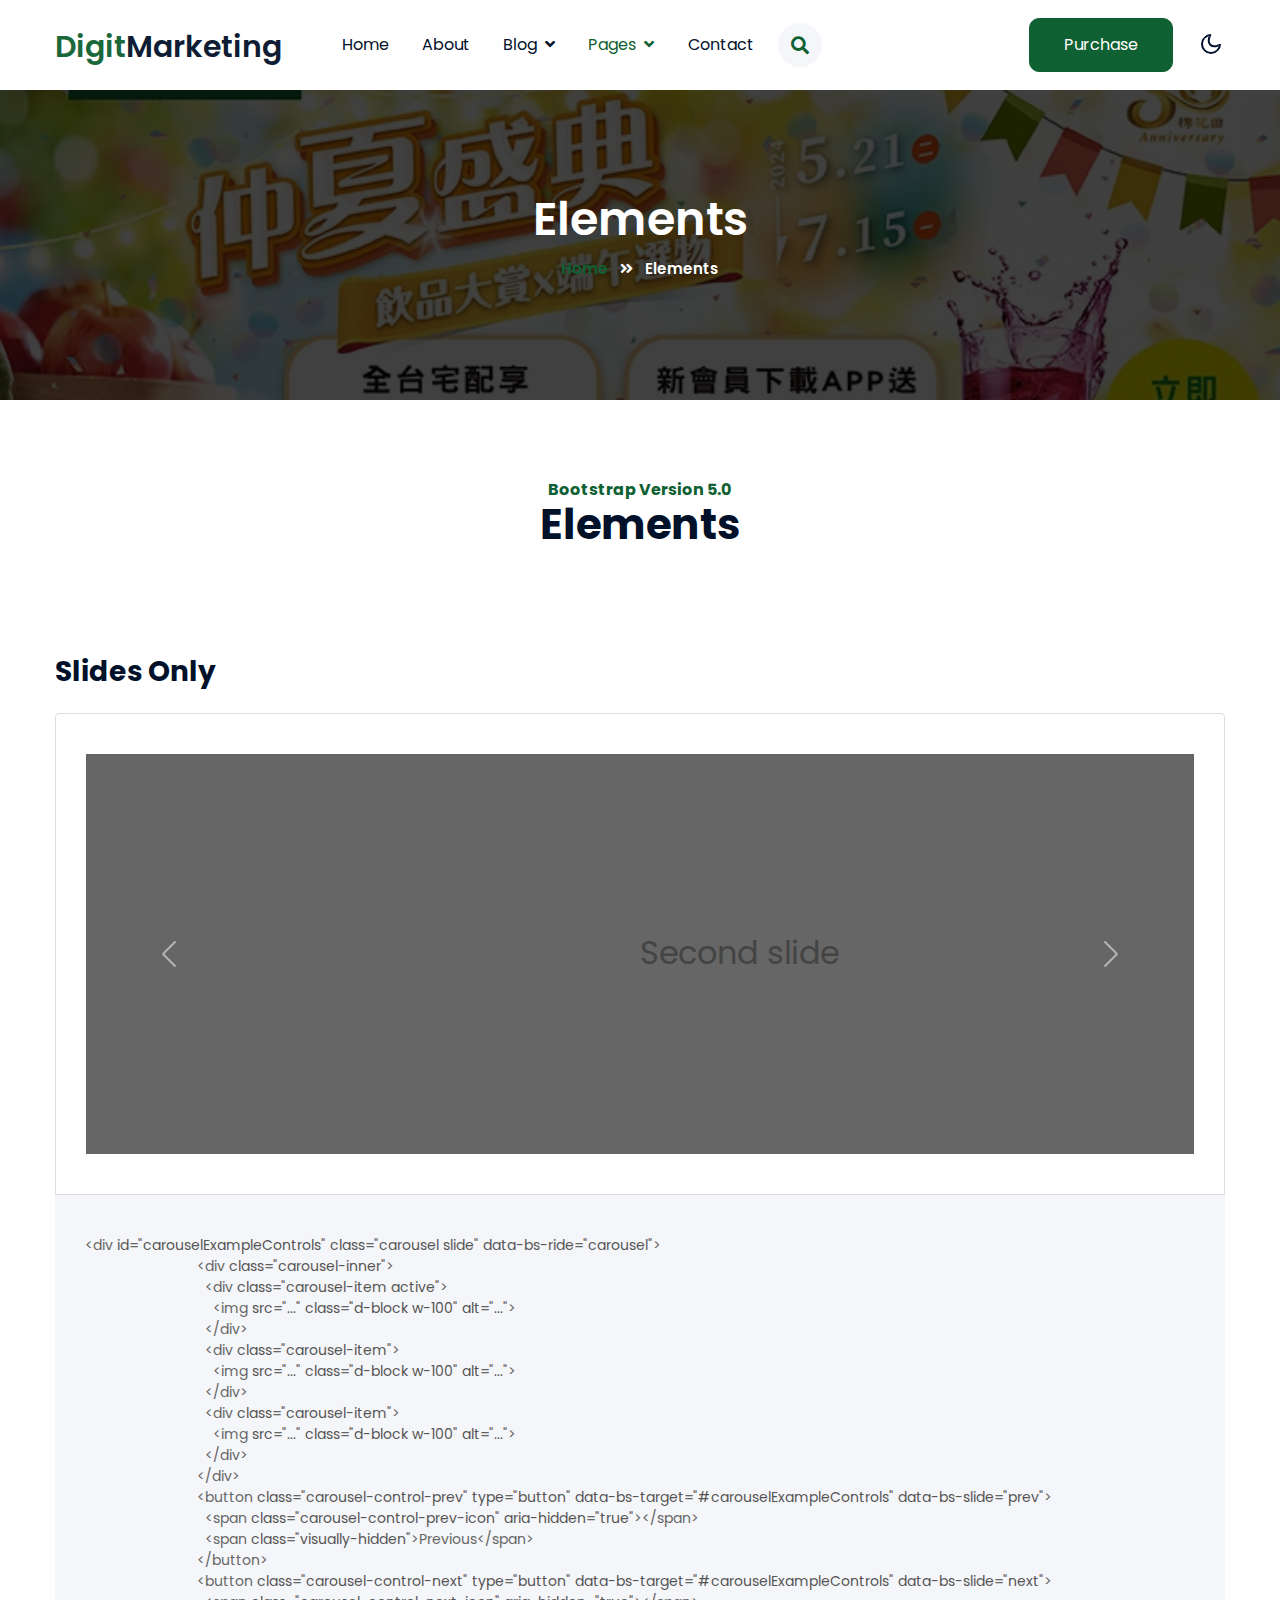
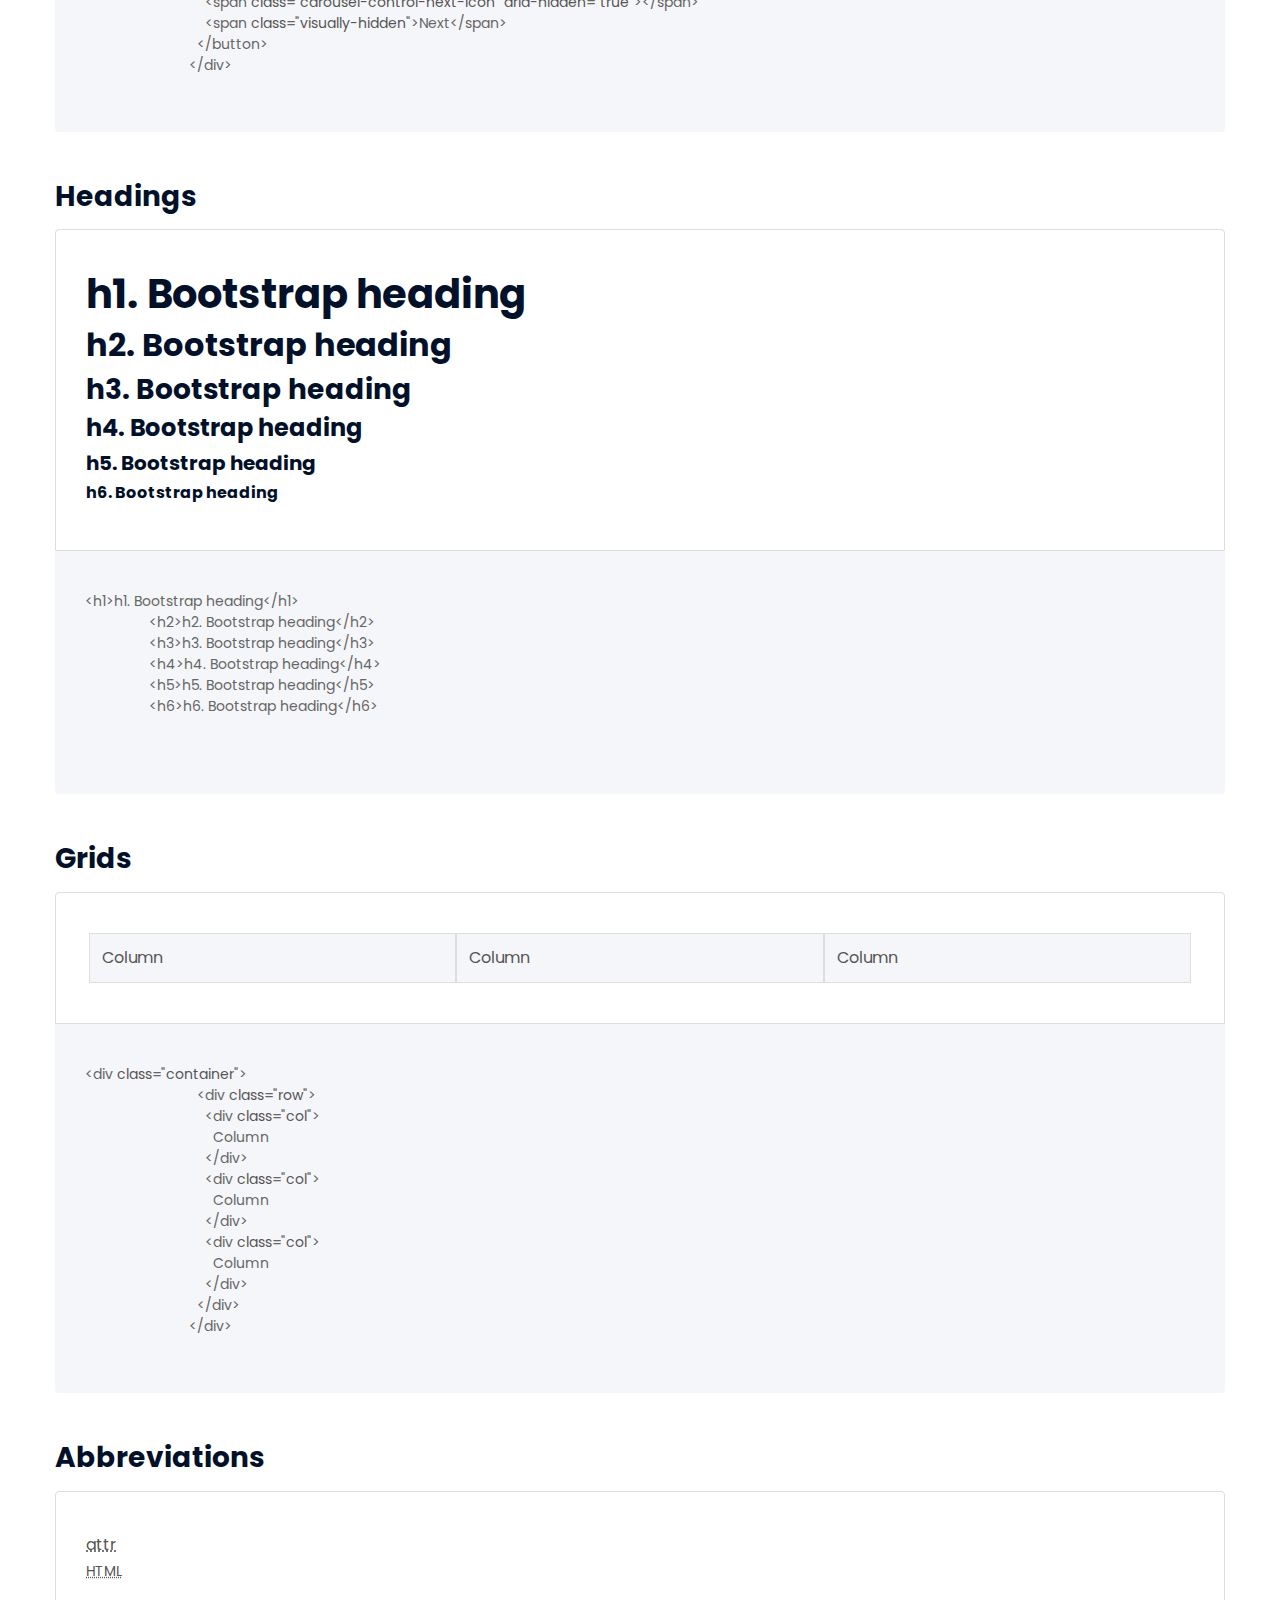
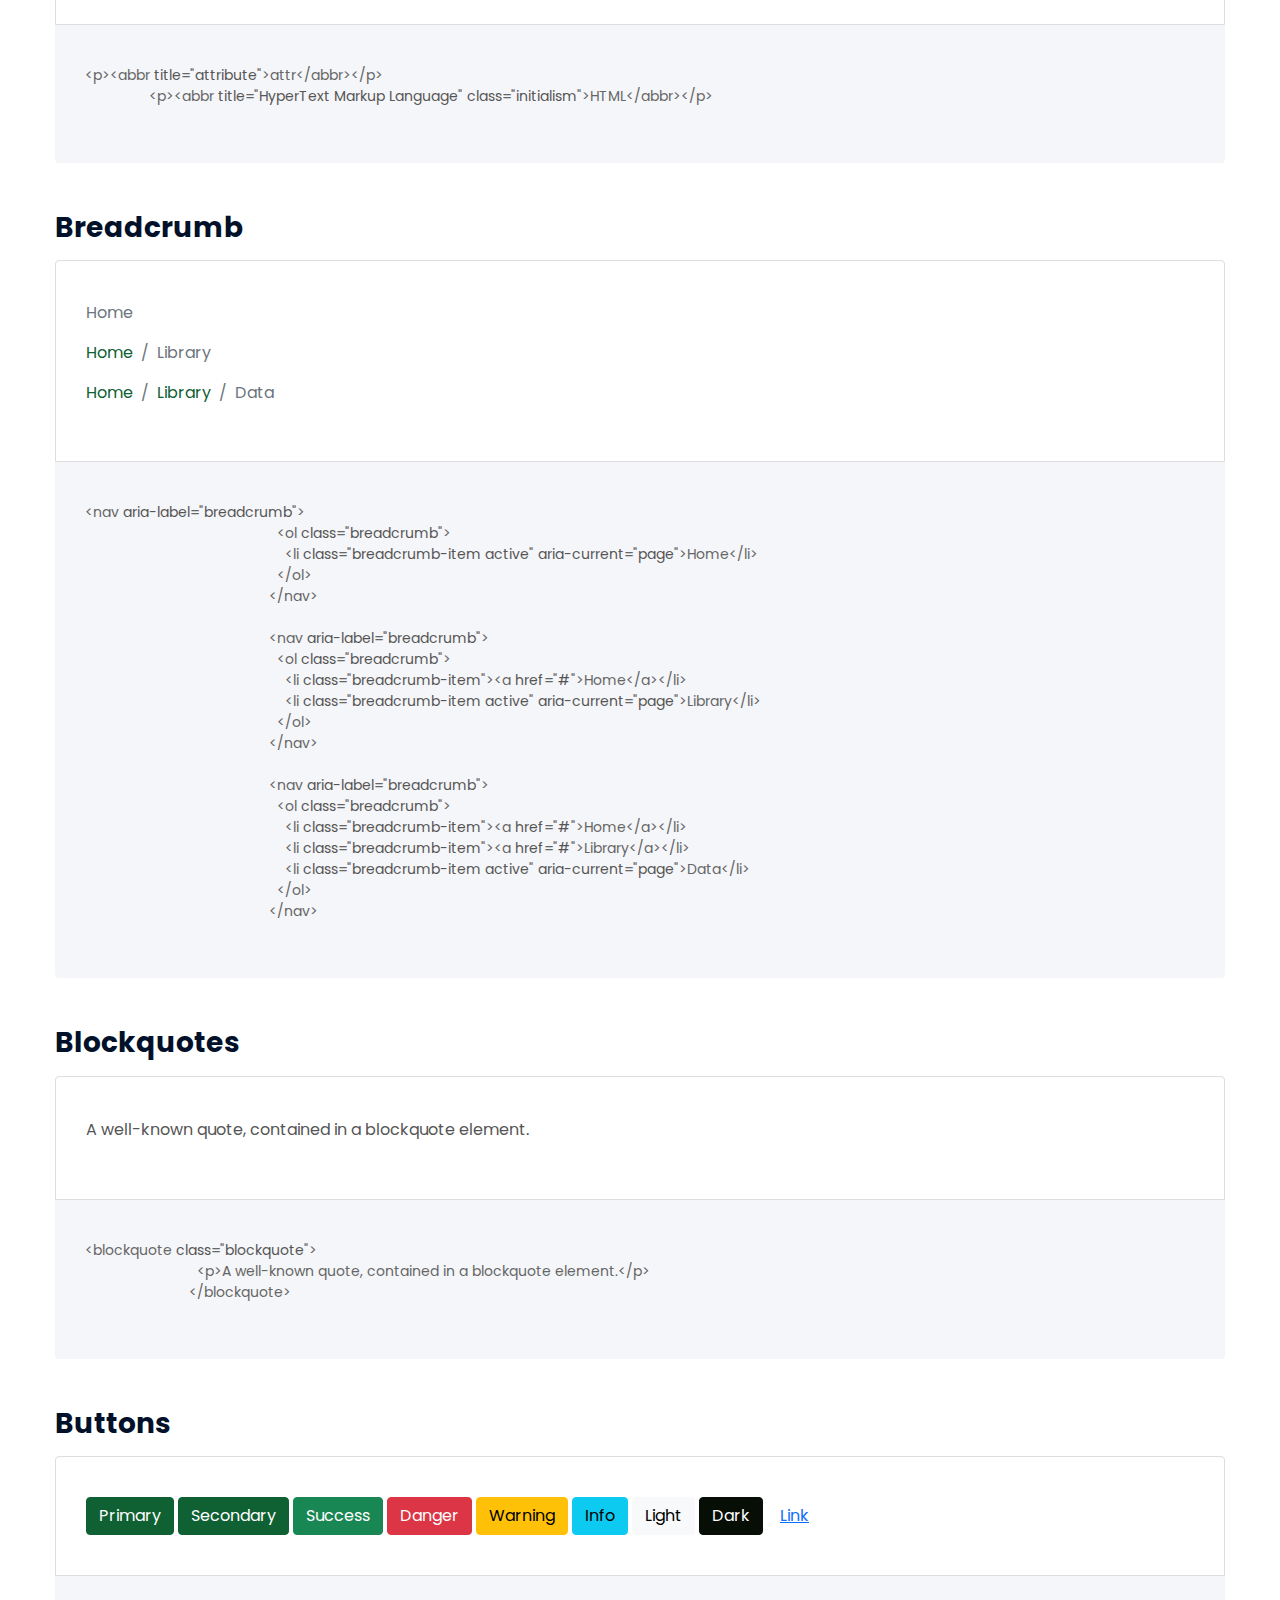
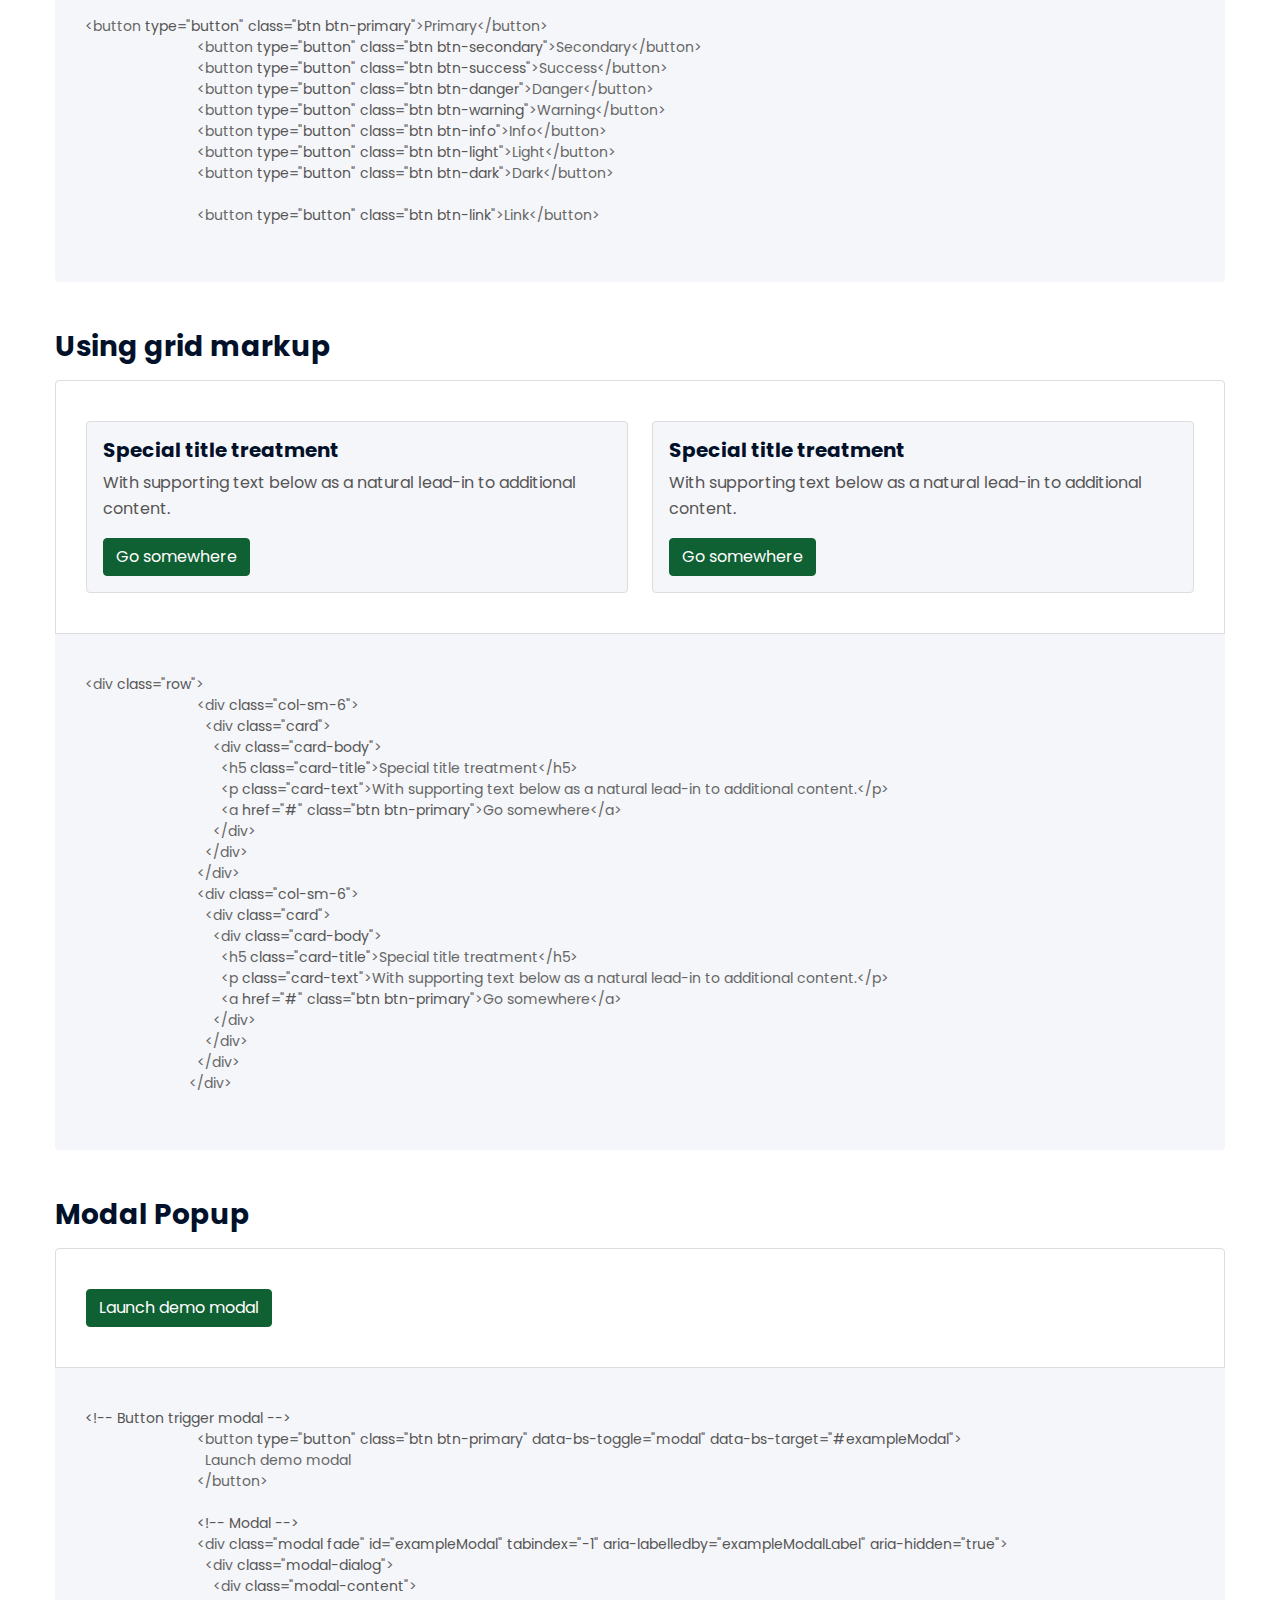
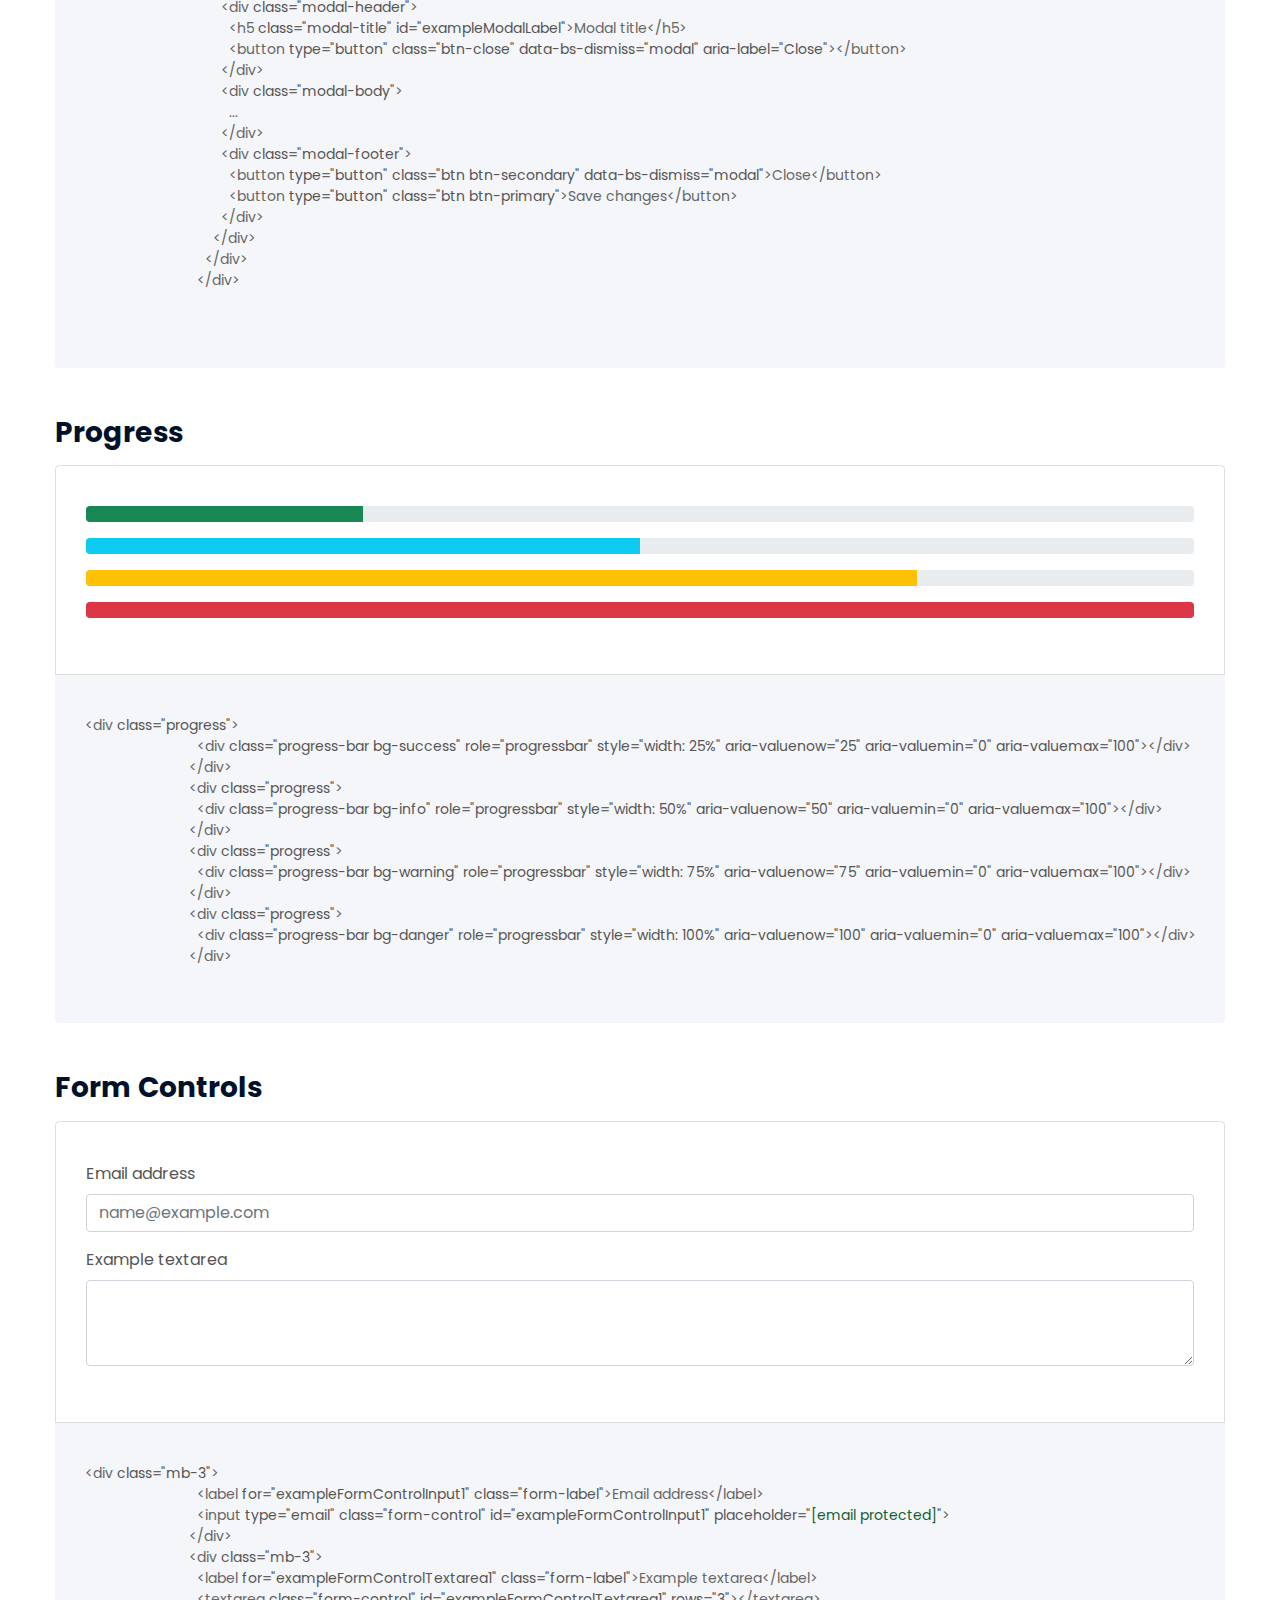
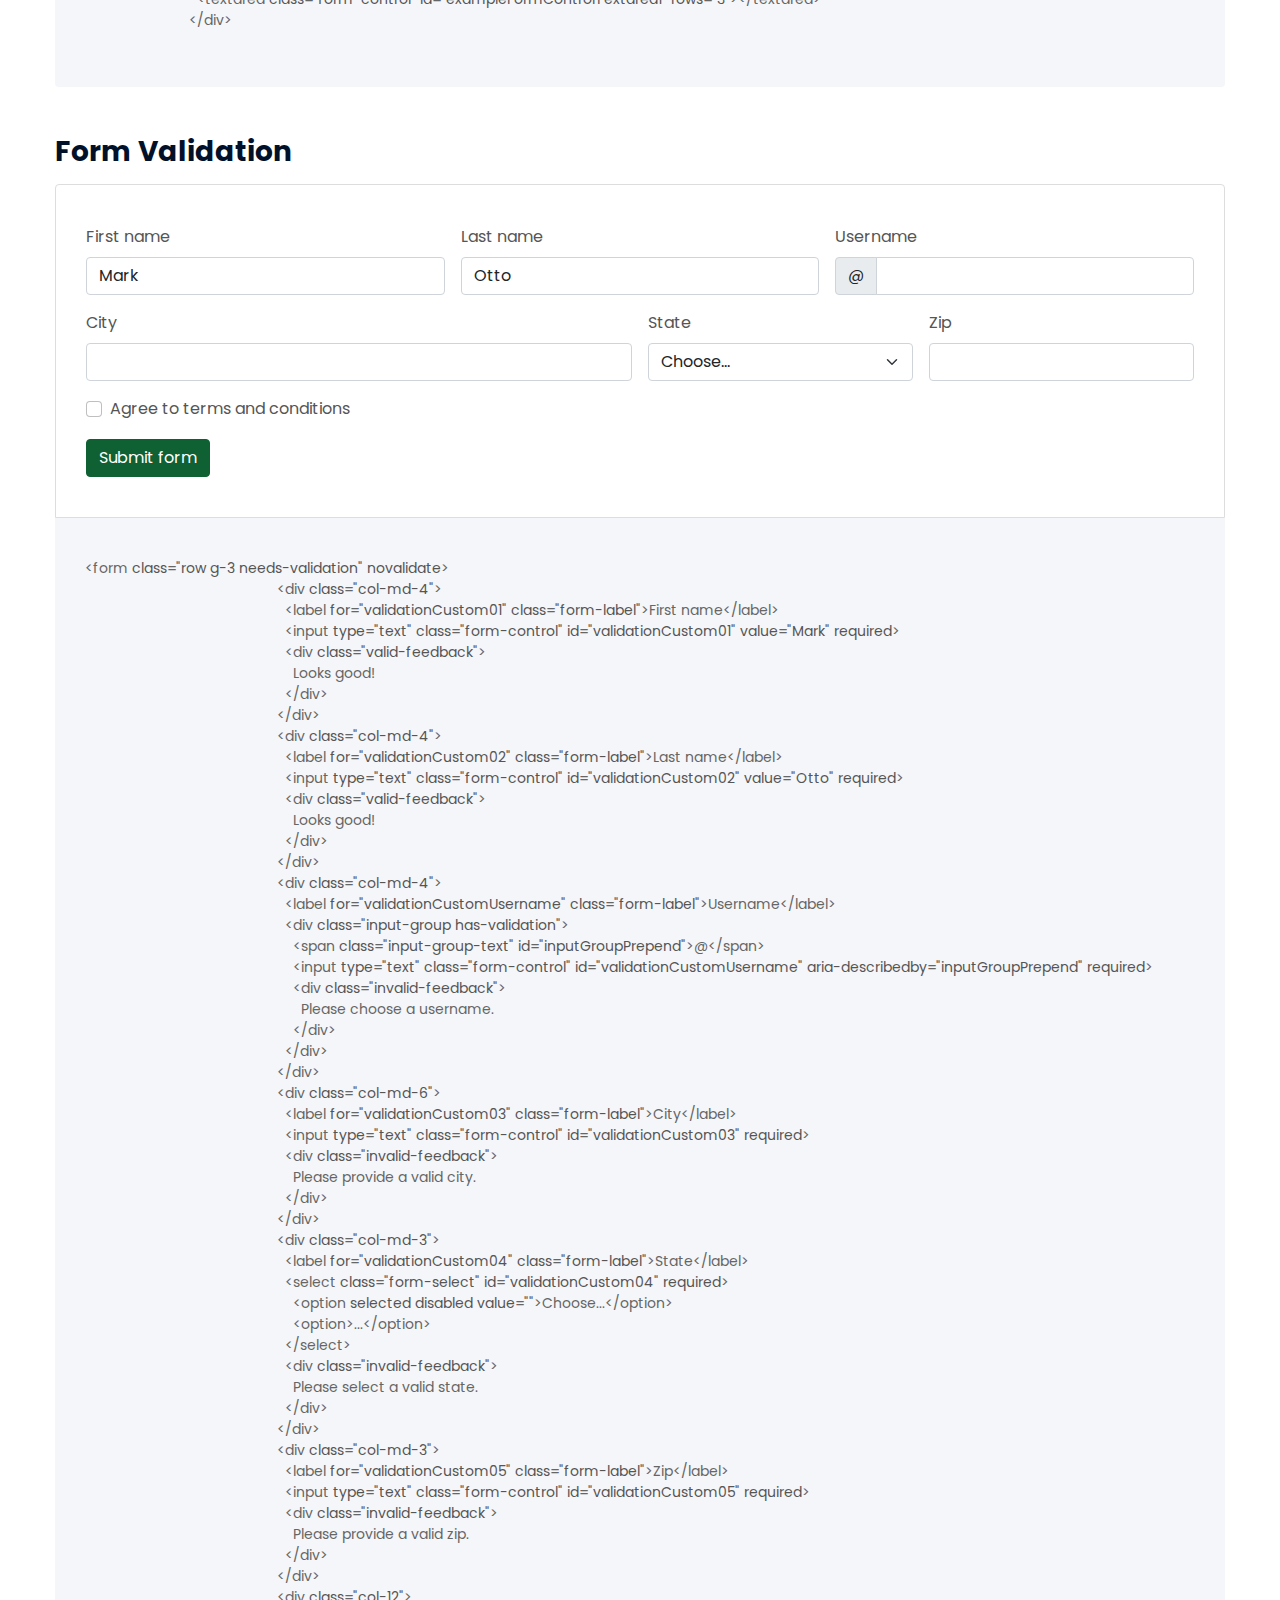
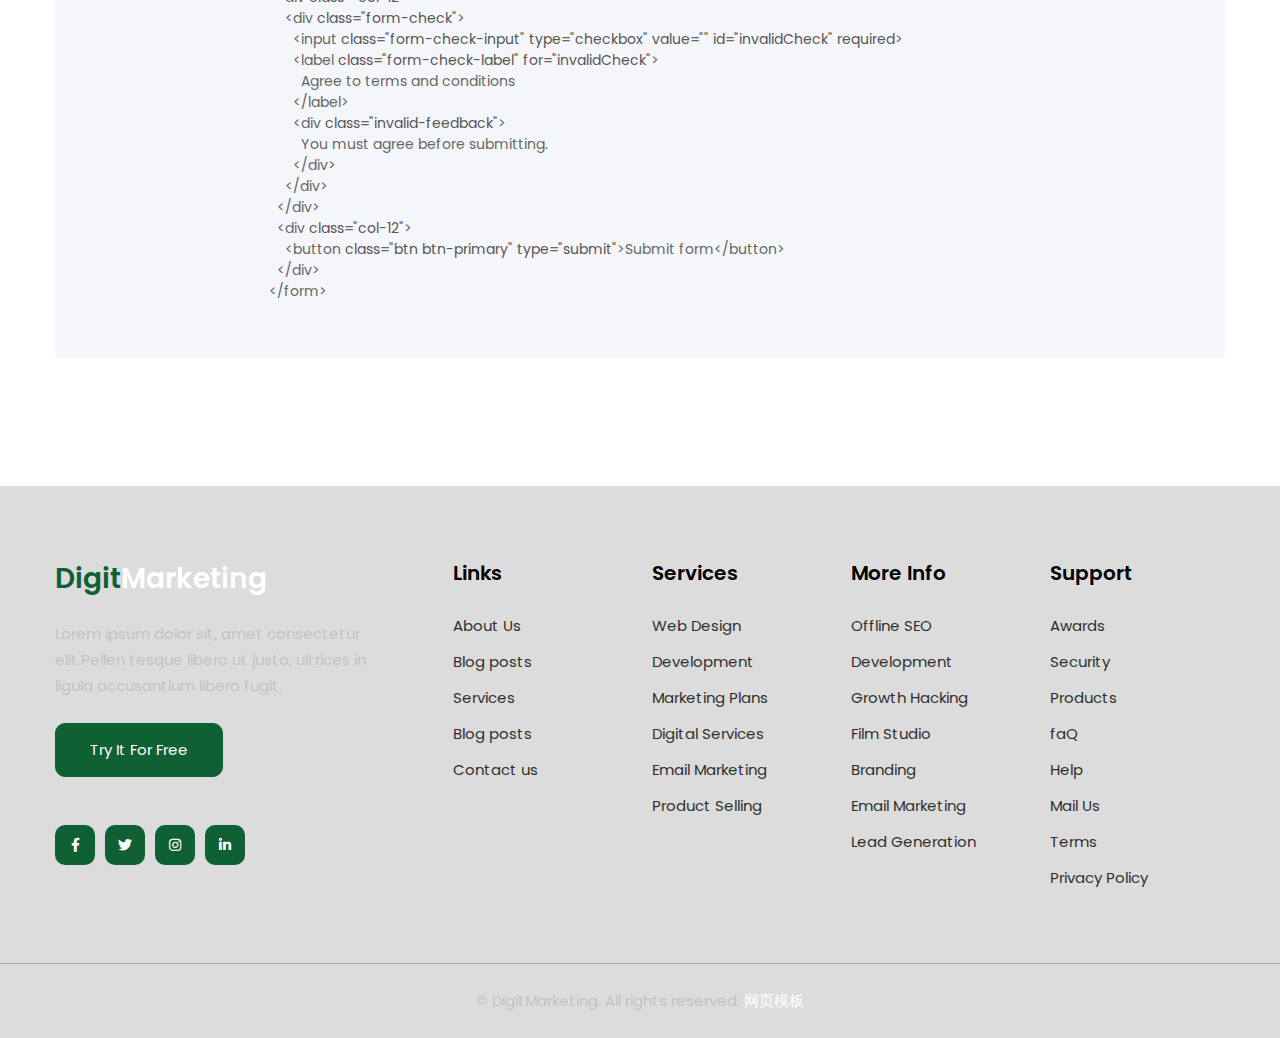
<file: elements.html>
<!doctype html>
<html lang="en">

<head>
    <!-- Required meta tags -->
    <meta charset="utf-8">
    <meta name="viewport" content="width=device-width, initial-scale=1, shrink-to-fit=no">
    <title>DigitMarketing - Business Category Bootstrap Responsive Template | Elements</title>
    <!--/google-fonts -->
    <link href="https://fonts.googleapis.com/css2?family=Poppins:ital,wght@0,300;0,400;0,700;1,400;1,600&display=swap" rel="stylesheet">
    <!--//google-fonts -->
    <!-- Template CSS -->
    <link rel="stylesheet" href="assets/css/style-liberty.css">
</head>

<body>
    <!--/Header-->
    <header id="site-header" class="fixed-top">
        <div class="container">
            <nav class="navbar navbar-expand-lg navbar-light stroke py-lg-0">
                <h1><a class="navbar-brand pe-xl-5 pe-lg-4" href="index.html">
                        <span class="sublog">Digit</span>Marketing
                    </a></h1>
                <button class="navbar-toggler collapsed" type="button" data-bs-toggle="collapse" data-bs-target="#navbarScroll" aria-controls="navbarScroll" aria-expanded="false" aria-label="Toggle navigation">
                    <span class="navbar-toggler-icon fa icon-expand fa-bars"></span>
                    <span class="navbar-toggler-icon fa icon-close fa-times"></span>
                </button>
                <div class="collapse navbar-collapse" id="navbarScroll">
                    <ul class="navbar-nav me-lg-auto my-2 my-lg-0 navbar-nav-scroll">
                        <li class="nav-item">
                            <a class="nav-link" aria-current="page" href="index.html">Home</a>
                        </li>
                        <li class="nav-item">
                            <a class="nav-link" href="about.html">About</a>
                        </li>
                        <li class="nav-item dropdown">
                            <a class="nav-link dropdown-toggle" href="#Pages" id="navbarDropdown" role="button" data-bs-toggle="dropdown" aria-expanded="false">
                                Blog <span class="fa fa-angle-down ms-1"></span>
                            </a>
                            <ul class="dropdown-menu" aria-labelledby="navbarDropdown">
                                <li><a class="dropdown-item pt-2" href="blog.html">Blog Grids</a></li>
                                <li><a class="dropdown-item" href="blog-left.html">Blog Left Sidebar </a></li>
                                <li><a class="dropdown-item" href="blog-right.html">Blog Right Sidebar</a></li>
                                <li><a class="dropdown-item" href="blog-left-single.html">Blog Single Left Sidebar</a></li>
                                <li><a class="dropdown-item" href="blog-right-single.html">Blog Single Right Sidebar </a></li>
                                <li><a class="dropdown-item" href="blog-single.html">Blog Single Post</a></li>
                            </ul>
                        </li>
                        <li class="nav-item dropdown">
                            <a class="nav-link dropdown-toggle active" href="#Pages" id="navbarDropdown" role="button" data-bs-toggle="dropdown" aria-expanded="false">
                                Pages <span class="fa fa-angle-down ms-1"></span>
                            </a>
                            <ul class="dropdown-menu" aria-labelledby="navbarDropdown">
                                <li><a class="dropdown-item" href="services.html">Services</a></li>
                                <li><a class="dropdown-item" href="email.html">Email Page</a></li>
                                <li><a class="dropdown-item" href="elements.html">Elements</a></li>

                                <li><a class="dropdown-item" href="landing.html">Landing Page</a></li>
                                <li><a class="dropdown-item " href="error.html">404</a></li>
                            </ul>
                        </li>
                        <li class="nav-item">
                            <a class="nav-link" href="contact.html">Contact</a>
                        </li>

                    </ul>
                    <ul class="navbar-nav search-right mt-lg-0 mt-2">
                        <li class="nav-item" title="Search"><a href="#search" class="search-search">
                                <span class="fas fa-search" aria-hidden="true"></span></a></li>
                        <li class="nav-item me-lg-3"><a href="" class="phone-btn btn btn-primary btn-style d-none d-lg-block btn-style ms-2">Purchase</a></li>
                    </ul>

                    <!-- //toggle switch for light and dark theme -->

                    <!-- search popup -->
                    <div id="search" class="w3lpop-overlay">
                        <div class="w3lpopup">
                            <form action="#formsearch" method="GET" class="d-sm-flex">
                                <input class="form-control me-2" type="search" placeholder="Search here..." aria-label="Search" required="">
                                <button class="btn btn-style btn-primary" type="submit">Search</button>
                                <a class="close" href="#formsearch">&times;</a>
                            </form>
                        </div>
                    </div>
                    <!-- /search popup -->
                </div>
                <!-- toggle switch for light and dark theme -->
                <div class="mobile-position">
                    <nav class="navigation">
                        <div class="theme-switch-wrapper">
                            <label class="theme-switch" for="checkbox">
                                <input type="checkbox" id="checkbox">
                                <div class="mode-container">
                                    <i class="gg-sun"></i>
                                    <i class="gg-moon"></i>
                                </div>
                            </label>
                        </div>
                    </nav>
                </div>
                <!-- //toggle switch for light and dark theme -->
            </nav>
        </div>
    </header>
    <!--//Header-->
    <!-- breadcrumb -->
    <section class="w3l-about-breadcrumb">
        <div class="breadcrumb-bg breadcrumb-bg-about">
            <div class="container py-lg-5 py-sm-4">
                <div class="w3breadcrumb-gids text-center">
                    <div class="w3breadcrumb-info mt-5">
                        <h2 class="w3ltop-title pt-4">Elements</h2>
                        <ul class="breadcrumbs-custom-path">
                            <li><a href="index.html">Home</a></li>
                            <li class="active"><span class="fas fa-angle-double-right mx-2"></span> Elements </li>
                        </ul>
                    </div>
                </div>
            </div>
        </div>
    </section>
    <!--//breadcrumb-->
	<div style="margin: 8px auto; display: block; text-align:center;">

<!---728x90--->

 
</div>
    <!--//Elements-->
    <section class="bootstrap-components py-5" id="work">
        <div class="midd-w3 py-md-4">
            <div class="container">
                <div class="title-content text-center">
                    <h6 class="title-subw3hny">Bootstrap Version 5.0</h6>
                    <h3 class="title-w3l mb-5">Elements</h3>
                </div>
                <div class="pb-lg-5 typo-wthree pt-lg-2">
                    <!--/Using-grid-markup-->
                    <div class="components mt-5">
                        <h3 class="inner-heading mb-4">Slides Only</h3>
                        <div class="components-info">
                            <div class="bd-example">
                                <div id="carouselExampleControls" class="carousel slide" data-bs-ride="carousel">
                                    <div class="carousel-inner">
                                        <div class="carousel-item">
                                            <svg class="bd-placeholder-img bd-placeholder-img-lg d-block w-100" width="800" height="400" xmlns="http://www.w3.org/2000/svg" role="img" aria-label="Placeholder: First slide" preserveAspectRatio="xMidYMid slice" focusable="false">
                                                <title>Placeholder</title>
                                                <rect width="100%" height="100%" fill="#777"></rect><text x="50%" y="50%" fill="#555" dy=".3em">First slide</text>
                                            </svg>

                                        </div>
                                        <div class="carousel-item active">
                                            <svg class="bd-placeholder-img bd-placeholder-img-lg d-block w-100" width="800" height="400" xmlns="http://www.w3.org/2000/svg" role="img" aria-label="Placeholder: Second slide" preserveAspectRatio="xMidYMid slice" focusable="false">
                                                <title>Placeholder</title>
                                                <rect width="100%" height="100%" fill="#666"></rect><text x="50%" y="50%" fill="#444" dy=".3em">Second slide</text>
                                            </svg>

                                        </div>
                                        <div class="carousel-item">
                                            <svg class="bd-placeholder-img bd-placeholder-img-lg d-block w-100" width="800" height="400" xmlns="http://www.w3.org/2000/svg" role="img" aria-label="Placeholder: Third slide" preserveAspectRatio="xMidYMid slice" focusable="false">
                                                <title>Placeholder</title>
                                                <rect width="100%" height="100%" fill="#555"></rect><text x="50%" y="50%" fill="#333" dy=".10em">Third slide</text>
                                            </svg>

                                        </div>
                                    </div>
                                    <button class="carousel-control-prev" type="button" data-bs-target="#carouselExampleControls" data-bs-slide="prev">
                                        <span class="carousel-control-prev-icon" aria-hidden="true"></span>
                                        <span class="visually-hidden">Previous</span>
                                    </button>
                                    <button class="carousel-control-next" type="button" data-bs-target="#carouselExampleControls" data-bs-slide="next">
                                        <span class="carousel-control-next-icon" aria-hidden="true"></span>
                                        <span class="visually-hidden">Next</span>
                                    </button>
                                </div>
                            </div>
                        </div>
                    </div>
                    <div class="code">
                        <pre class="chroma"><code class="language-html" data-lang="html"><span class="p">&lt;</span><span class="nt">div</span> <span class="na">id</span><span class="o">=</span><span class="s">"carouselExampleControls"</span> <span class="na">class</span><span class="o">=</span><span class="s">"carousel slide"</span> <span class="na">data-bs-ride</span><span class="o">=</span><span class="s">"carousel"</span><span class="p">&gt;</span>
                            <span class="p">&lt;</span><span class="nt">div</span> <span class="na">class</span><span class="o">=</span><span class="s">"carousel-inner"</span><span class="p">&gt;</span>
                              <span class="p">&lt;</span><span class="nt">div</span> <span class="na">class</span><span class="o">=</span><span class="s">"carousel-item active"</span><span class="p">&gt;</span>
                                <span class="p">&lt;</span><span class="nt">img</span> <span class="na">src</span><span class="o">=</span><span class="s">"..."</span> <span class="na">class</span><span class="o">=</span><span class="s">"d-block w-100"</span> <span class="na">alt</span><span class="o">=</span><span class="s">"..."</span><span class="p">&gt;</span>
                              <span class="p">&lt;/</span><span class="nt">div</span><span class="p">&gt;</span>
                              <span class="p">&lt;</span><span class="nt">div</span> <span class="na">class</span><span class="o">=</span><span class="s">"carousel-item"</span><span class="p">&gt;</span>
                                <span class="p">&lt;</span><span class="nt">img</span> <span class="na">src</span><span class="o">=</span><span class="s">"..."</span> <span class="na">class</span><span class="o">=</span><span class="s">"d-block w-100"</span> <span class="na">alt</span><span class="o">=</span><span class="s">"..."</span><span class="p">&gt;</span>
                              <span class="p">&lt;/</span><span class="nt">div</span><span class="p">&gt;</span>
                              <span class="p">&lt;</span><span class="nt">div</span> <span class="na">class</span><span class="o">=</span><span class="s">"carousel-item"</span><span class="p">&gt;</span>
                                <span class="p">&lt;</span><span class="nt">img</span> <span class="na">src</span><span class="o">=</span><span class="s">"..."</span> <span class="na">class</span><span class="o">=</span><span class="s">"d-block w-100"</span> <span class="na">alt</span><span class="o">=</span><span class="s">"..."</span><span class="p">&gt;</span>
                              <span class="p">&lt;/</span><span class="nt">div</span><span class="p">&gt;</span>
                            <span class="p">&lt;/</span><span class="nt">div</span><span class="p">&gt;</span>
                            <span class="p">&lt;</span><span class="nt">button</span> <span class="na">class</span><span class="o">=</span><span class="s">"carousel-control-prev"</span> <span class="na">type</span><span class="o">=</span><span class="s">"button"</span> <span class="na">data-bs-target</span><span class="o">=</span><span class="s">"#carouselExampleControls"</span> <span class="na">data-bs-slide</span><span class="o">=</span><span class="s">"prev"</span><span class="p">&gt;</span>
                              <span class="p">&lt;</span><span class="nt">span</span> <span class="na">class</span><span class="o">=</span><span class="s">"carousel-control-prev-icon"</span> <span class="na">aria-hidden</span><span class="o">=</span><span class="s">"true"</span><span class="p">&gt;&lt;/</span><span class="nt">span</span><span class="p">&gt;</span>
                              <span class="p">&lt;</span><span class="nt">span</span> <span class="na">class</span><span class="o">=</span><span class="s">"visually-hidden"</span><span class="p">&gt;</span>Previous<span class="p">&lt;/</span><span class="nt">span</span><span class="p">&gt;</span>
                            <span class="p">&lt;/</span><span class="nt">button</span><span class="p">&gt;</span>
                            <span class="p">&lt;</span><span class="nt">button</span> <span class="na">class</span><span class="o">=</span><span class="s">"carousel-control-next"</span> <span class="na">type</span><span class="o">=</span><span class="s">"button"</span> <span class="na">data-bs-target</span><span class="o">=</span><span class="s">"#carouselExampleControls"</span> <span class="na">data-bs-slide</span><span class="o">=</span><span class="s">"next"</span><span class="p">&gt;</span>
                              <span class="p">&lt;</span><span class="nt">span</span> <span class="na">class</span><span class="o">=</span><span class="s">"carousel-control-next-icon"</span> <span class="na">aria-hidden</span><span class="o">=</span><span class="s">"true"</span><span class="p">&gt;&lt;/</span><span class="nt">span</span><span class="p">&gt;</span>
                              <span class="p">&lt;</span><span class="nt">span</span> <span class="na">class</span><span class="o">=</span><span class="s">"visually-hidden"</span><span class="p">&gt;</span>Next<span class="p">&lt;/</span><span class="nt">span</span><span class="p">&gt;</span>
                            <span class="p">&lt;/</span><span class="nt">button</span><span class="p">&gt;</span>
                          <span class="p">&lt;/</span><span class="nt">div</span><span class="p">&gt;</span></code></pre>
                    </div>
                    <!--//Using-grid-markup-->
                    <!--/Headings-->
                    <div class="components mt-5">
                        <h3 class="inner-heading mb-3">Headings</h3>
                        <div class="components-info">
                            <div class="bd-example">
                                <p class="h1">h1. Bootstrap heading</p>
                                <p class="h2">h2. Bootstrap heading</p>
                                <p class="h3">h3. Bootstrap heading</p>
                                <p class="h4">h4. Bootstrap heading</p>
                                <p class="h5">h5. Bootstrap heading</p>
                                <p class="h6">h6. Bootstrap heading</p>
                            </div>
                        </div>
                    </div>
                    <!--//Headings-->
                    <!--/Headings-->
                    <div class="code">
                        <pre class="chroma"><code class="language-html" data-lang="html"><span class="p">&lt;</span><span class="nt">h1</span><span class="p">&gt;</span>h1. Bootstrap heading<span class="p">&lt;/</span><span class="nt">h1</span><span class="p">&gt;</span>
                <span class="p">&lt;</span><span class="nt">h2</span><span class="p">&gt;</span>h2. Bootstrap heading<span class="p">&lt;/</span><span class="nt">h2</span><span class="p">&gt;</span>
                <span class="p">&lt;</span><span class="nt">h3</span><span class="p">&gt;</span>h3. Bootstrap heading<span class="p">&lt;/</span><span class="nt">h3</span><span class="p">&gt;</span>
                <span class="p">&lt;</span><span class="nt">h4</span><span class="p">&gt;</span>h4. Bootstrap heading<span class="p">&lt;/</span><span class="nt">h4</span><span class="p">&gt;</span>
                <span class="p">&lt;</span><span class="nt">h5</span><span class="p">&gt;</span>h5. Bootstrap heading<span class="p">&lt;/</span><span class="nt">h5</span><span class="p">&gt;</span>
                <span class="p">&lt;</span><span class="nt">h6</span><span class="p">&gt;</span>h6. Bootstrap heading<span class="p">&lt;/</span><span class="nt">h6</span><span class="p">&gt;</span>
                </code></pre>
                    </div>
                    <!--//Headings-->
                    <!--/Grids-->
                    <div class="components mt-5">
                        <h3 class="inner-heading mb-3">Grids</h3>
                        <div class="components-info">

                            <div class="bd-example bd-example-row">
                                <div class="container">
                                    <div class="row">
                                        <div class="col">
                                            Column
                                        </div>
                                        <div class="col">
                                            Column
                                        </div>
                                        <div class="col">
                                            Column
                                        </div>
                                    </div>
                                </div>
                            </div>
                        </div>
                    </div>
                    <div class="code">
                        <pre class="chroma"><code class="language-html" data-lang="html"><span class="p">&lt;</span><span class="nt">div</span> <span class="na">class</span><span class="o">=</span><span class="s">"container"</span><span class="p">&gt;</span>
                            <span class="p">&lt;</span><span class="nt">div</span> <span class="na">class</span><span class="o">=</span><span class="s">"row"</span><span class="p">&gt;</span>
                              <span class="p">&lt;</span><span class="nt">div</span> <span class="na">class</span><span class="o">=</span><span class="s">"col"</span><span class="p">&gt;</span>
                                Column
                              <span class="p">&lt;/</span><span class="nt">div</span><span class="p">&gt;</span>
                              <span class="p">&lt;</span><span class="nt">div</span> <span class="na">class</span><span class="o">=</span><span class="s">"col"</span><span class="p">&gt;</span>
                                Column
                              <span class="p">&lt;/</span><span class="nt">div</span><span class="p">&gt;</span>
                              <span class="p">&lt;</span><span class="nt">div</span> <span class="na">class</span><span class="o">=</span><span class="s">"col"</span><span class="p">&gt;</span>
                                Column
                              <span class="p">&lt;/</span><span class="nt">div</span><span class="p">&gt;</span>
                            <span class="p">&lt;/</span><span class="nt">div</span><span class="p">&gt;</span>
                          <span class="p">&lt;/</span><span class="nt">div</span><span class="p">&gt;</span></code></pre>
                    </div>
                    <!--//Grids-->


                    <!--/Abbreviations-->
                    <div class="components mt-5">
                        <h3 class="inner-heading mb-3">Abbreviations</h3>
                        <div class="components-info">
                            <div class="bd-example">
                                <p><abbr title="attribute">attr</abbr></p>
                                <p><abbr title="HyperText Markup Language" class="initialism">HTML</abbr></p>
                            </div>
                        </div>
                    </div>
                    <!-- //Abbreviations-->

                    <!--/Abbreviations-->
                    <div class="code">
                        <pre class="chroma"><code class="language-html" data-lang="html"><span class="p">&lt;</span><span class="nt">p</span><span class="p">&gt;&lt;</span><span class="nt">abbr</span> <span class="na">title</span><span class="o">=</span><span class="s">"attribute"</span><span class="p">&gt;</span>attr<span class="p">&lt;/</span><span class="nt">abbr</span><span class="p">&gt;&lt;/</span><span class="nt">p</span><span class="p">&gt;</span>
                <span class="p">&lt;</span><span class="nt">p</span><span class="p">&gt;&lt;</span><span class="nt">abbr</span> <span class="na">title</span><span class="o">=</span><span class="s">"HyperText Markup Language"</span> <span class="na">class</span><span class="o">=</span><span class="s">"initialism"</span><span class="p">&gt;</span>HTML<span class="p">&lt;/</span><span class="nt">abbr</span><span class="p">&gt;&lt;/</span><span class="nt">p</span><span class="p">&gt;</span></code></pre>
                    </div>
                    <!-- //Abbreviations-->
                    <!--/Breadcrumb-->
                    <div class="components mt-5">
                        <h3 class="inner-heading mb-3">Breadcrumb</h3>
                        <div class="components-info">
                            <div class="bd-example">
                                <nav aria-label="breadcrumb">
                                    <ol class="breadcrumb">
                                        <li class="breadcrumb-item active" aria-current="page">Home</li>
                                    </ol>
                                </nav>

                                <nav aria-label="breadcrumb">
                                    <ol class="breadcrumb">
                                        <li class="breadcrumb-item"><a href="#">Home</a></li>
                                        <li class="breadcrumb-item active" aria-current="page">Library</li>
                                    </ol>
                                </nav>

                                <nav aria-label="breadcrumb">
                                    <ol class="breadcrumb">
                                        <li class="breadcrumb-item"><a href="#">Home</a></li>
                                        <li class="breadcrumb-item"><a href="#">Library</a></li>
                                        <li class="breadcrumb-item active" aria-current="page">Data</li>
                                    </ol>
                                </nav>
                            </div>
                        </div>
                    </div>
                    <!--//Breadcrumb-->
                    <!-- buttons code -->
                    <div class="code">
                        <pre class="chroma"><code class="language-html" data-lang="html"><span class="p">&lt;</span><span class="nt">nav</span> <span class="na">aria-label</span><span class="o">=</span><span class="s">"breadcrumb"</span><span class="p">&gt;</span>
                                                <span class="p">&lt;</span><span class="nt">ol</span> <span class="na">class</span><span class="o">=</span><span class="s">"breadcrumb"</span><span class="p">&gt;</span>
                                                  <span class="p">&lt;</span><span class="nt">li</span> <span class="na">class</span><span class="o">=</span><span class="s">"breadcrumb-item active"</span> <span class="na">aria-current</span><span class="o">=</span><span class="s">"page"</span><span class="p">&gt;</span>Home<span class="p">&lt;/</span><span class="nt">li</span><span class="p">&gt;</span>
                                                <span class="p">&lt;/</span><span class="nt">ol</span><span class="p">&gt;</span>
                                              <span class="p">&lt;/</span><span class="nt">nav</span><span class="p">&gt;</span>
                                              
                                              <span class="p">&lt;</span><span class="nt">nav</span> <span class="na">aria-label</span><span class="o">=</span><span class="s">"breadcrumb"</span><span class="p">&gt;</span>
                                                <span class="p">&lt;</span><span class="nt">ol</span> <span class="na">class</span><span class="o">=</span><span class="s">"breadcrumb"</span><span class="p">&gt;</span>
                                                  <span class="p">&lt;</span><span class="nt">li</span> <span class="na">class</span><span class="o">=</span><span class="s">"breadcrumb-item"</span><span class="p">&gt;&lt;</span><span class="nt">a</span> <span class="na">href</span><span class="o">=</span><span class="s">"#"</span><span class="p">&gt;</span>Home<span class="p">&lt;/</span><span class="nt">a</span><span class="p">&gt;&lt;/</span><span class="nt">li</span><span class="p">&gt;</span>
                                                  <span class="p">&lt;</span><span class="nt">li</span> <span class="na">class</span><span class="o">=</span><span class="s">"breadcrumb-item active"</span> <span class="na">aria-current</span><span class="o">=</span><span class="s">"page"</span><span class="p">&gt;</span>Library<span class="p">&lt;/</span><span class="nt">li</span><span class="p">&gt;</span>
                                                <span class="p">&lt;/</span><span class="nt">ol</span><span class="p">&gt;</span>
                                              <span class="p">&lt;/</span><span class="nt">nav</span><span class="p">&gt;</span>
                                              
                                              <span class="p">&lt;</span><span class="nt">nav</span> <span class="na">aria-label</span><span class="o">=</span><span class="s">"breadcrumb"</span><span class="p">&gt;</span>
                                                <span class="p">&lt;</span><span class="nt">ol</span> <span class="na">class</span><span class="o">=</span><span class="s">"breadcrumb"</span><span class="p">&gt;</span>
                                                  <span class="p">&lt;</span><span class="nt">li</span> <span class="na">class</span><span class="o">=</span><span class="s">"breadcrumb-item"</span><span class="p">&gt;&lt;</span><span class="nt">a</span> <span class="na">href</span><span class="o">=</span><span class="s">"#"</span><span class="p">&gt;</span>Home<span class="p">&lt;/</span><span class="nt">a</span><span class="p">&gt;&lt;/</span><span class="nt">li</span><span class="p">&gt;</span>
                                                  <span class="p">&lt;</span><span class="nt">li</span> <span class="na">class</span><span class="o">=</span><span class="s">"breadcrumb-item"</span><span class="p">&gt;&lt;</span><span class="nt">a</span> <span class="na">href</span><span class="o">=</span><span class="s">"#"</span><span class="p">&gt;</span>Library<span class="p">&lt;/</span><span class="nt">a</span><span class="p">&gt;&lt;/</span><span class="nt">li</span><span class="p">&gt;</span>
                                                  <span class="p">&lt;</span><span class="nt">li</span> <span class="na">class</span><span class="o">=</span><span class="s">"breadcrumb-item active"</span> <span class="na">aria-current</span><span class="o">=</span><span class="s">"page"</span><span class="p">&gt;</span>Data<span class="p">&lt;/</span><span class="nt">li</span><span class="p">&gt;</span>
                                                <span class="p">&lt;/</span><span class="nt">ol</span><span class="p">&gt;</span>
                                              <span class="p">&lt;/</span><span class="nt">nav</span><span class="p">&gt;</span></code></pre>
                    </div>
                    <!-- buttons code -->

                    <!-- //blockquotes -->
                    <div class="breadcrumbs mt-5">
                        <h3 class="inner-heading mb-3">Blockquotes</h3>
                        <div class="components-info">
                            <div class="bd-example">
                                <blockquote class="blockquote">
                                    <p>A well-known quote, contained in a blockquote element.</p>
                                </blockquote>
                            </div>
                        </div>
                    </div>
                    <!--//Blockquotes-->
                    <div class="code">
                        <pre class="chroma"><code class="language-html" data-lang="html"><span class="p">&lt;</span><span class="nt">blockquote</span> <span class="na">class</span><span class="o">=</span><span class="s">"blockquote"</span><span class="p">&gt;</span>
                            <span class="p">&lt;</span><span class="nt">p</span><span class="p">&gt;</span>A well-known quote, contained in a blockquote element.<span class="p">&lt;/</span><span class="nt">p</span><span class="p">&gt;</span>
                          <span class="p">&lt;/</span><span class="nt">blockquote</span><span class="p">&gt;</span></code></pre>
                    </div>
                    <!--//Blockquotes-->

                    <!--/Buttons-->
                    <div class="components mt-5">
                        <h3 class="inner-heading mb-3">Buttons</h3>
                        <div class="components-info">
                            <div class="bd-example">

                                <button type="button" class="btn btn-primary">Primary</button>
                                <button type="button" class="btn btn-secondary">Secondary</button>
                                <button type="button" class="btn btn-success">Success</button>
                                <button type="button" class="btn btn-danger">Danger</button>
                                <button type="button" class="btn btn-warning">Warning</button>
                                <button type="button" class="btn btn-info">Info</button>
                                <button type="button" class="btn btn-light">Light</button>
                                <button type="button" class="btn btn-dark">Dark</button>

                                <button type="button" class="btn btn-link">Link</button>
                            </div>
                        </div>
                    </div>
                    <!--//Buttons-->

                    <!--/Buttons-->
                    <div class="code">
                        <pre class="chroma"><code class="language-html" data-lang="html"><span class="p">&lt;</span><span class="nt">button</span> <span class="na">type</span><span class="o">=</span><span class="s">"button"</span> <span class="na">class</span><span class="o">=</span><span class="s">"btn btn-primary"</span><span class="p">&gt;</span>Primary<span class="p">&lt;/</span><span class="nt">button</span><span class="p">&gt;</span>
                            <span class="p">&lt;</span><span class="nt">button</span> <span class="na">type</span><span class="o">=</span><span class="s">"button"</span> <span class="na">class</span><span class="o">=</span><span class="s">"btn btn-secondary"</span><span class="p">&gt;</span>Secondary<span class="p">&lt;/</span><span class="nt">button</span><span class="p">&gt;</span>
                            <span class="p">&lt;</span><span class="nt">button</span> <span class="na">type</span><span class="o">=</span><span class="s">"button"</span> <span class="na">class</span><span class="o">=</span><span class="s">"btn btn-success"</span><span class="p">&gt;</span>Success<span class="p">&lt;/</span><span class="nt">button</span><span class="p">&gt;</span>
                            <span class="p">&lt;</span><span class="nt">button</span> <span class="na">type</span><span class="o">=</span><span class="s">"button"</span> <span class="na">class</span><span class="o">=</span><span class="s">"btn btn-danger"</span><span class="p">&gt;</span>Danger<span class="p">&lt;/</span><span class="nt">button</span><span class="p">&gt;</span>
                            <span class="p">&lt;</span><span class="nt">button</span> <span class="na">type</span><span class="o">=</span><span class="s">"button"</span> <span class="na">class</span><span class="o">=</span><span class="s">"btn btn-warning"</span><span class="p">&gt;</span>Warning<span class="p">&lt;/</span><span class="nt">button</span><span class="p">&gt;</span>
                            <span class="p">&lt;</span><span class="nt">button</span> <span class="na">type</span><span class="o">=</span><span class="s">"button"</span> <span class="na">class</span><span class="o">=</span><span class="s">"btn btn-info"</span><span class="p">&gt;</span>Info<span class="p">&lt;/</span><span class="nt">button</span><span class="p">&gt;</span>
                            <span class="p">&lt;</span><span class="nt">button</span> <span class="na">type</span><span class="o">=</span><span class="s">"button"</span> <span class="na">class</span><span class="o">=</span><span class="s">"btn btn-light"</span><span class="p">&gt;</span>Light<span class="p">&lt;/</span><span class="nt">button</span><span class="p">&gt;</span>
                            <span class="p">&lt;</span><span class="nt">button</span> <span class="na">type</span><span class="o">=</span><span class="s">"button"</span> <span class="na">class</span><span class="o">=</span><span class="s">"btn btn-dark"</span><span class="p">&gt;</span>Dark<span class="p">&lt;/</span><span class="nt">button</span><span class="p">&gt;</span>
                            
                            <span class="p">&lt;</span><span class="nt">button</span> <span class="na">type</span><span class="o">=</span><span class="s">"button"</span> <span class="na">class</span><span class="o">=</span><span class="s">"btn btn-link"</span><span class="p">&gt;</span>Link<span class="p">&lt;/</span><span class="nt">button</span><span class="p">&gt;</span></code></pre>
                    </div>
                    <!--//Buttons-->
                    <!--/Using-grid-markup-->
                    <div class="components mt-5">
                        <h3 class="inner-heading mb-3">Using grid markup</h3>
                        <div class="components-info">
                            <div class="bd-example">
                                <div class="row">
                                    <div class="col-sm-6">
                                        <div class="card">
                                            <div class="card-body">
                                                <h5 class="card-title">Special title treatment</h5>
                                                <p class="card-text mb-3">With supporting text below as a natural lead-in to
                                                    additional content.</p>
                                                <a href="#" class="btn btn-primary">Go somewhere</a>
                                            </div>
                                        </div>
                                    </div>
                                    <div class="col-sm-6">
                                        <div class="card">
                                            <div class="card-body">
                                                <h5 class="card-title">Special title treatment</h5>
                                                <p class="card-text mb-3">With supporting text below as a natural lead-in to
                                                    additional content.</p>
                                                <a href="#" class="btn btn-primary">Go somewhere</a>
                                            </div>
                                        </div>
                                    </div>
                                </div>
                            </div>
                        </div>
                    </div>
                    <div class="code">

                        <pre class="chroma"><code class="language-html" data-lang="html"><span class="p">&lt;</span><span class="nt">div</span> <span class="na">class</span><span class="o">=</span><span class="s">"row"</span><span class="p">&gt;</span>
                            <span class="p">&lt;</span><span class="nt">div</span> <span class="na">class</span><span class="o">=</span><span class="s">"col-sm-6"</span><span class="p">&gt;</span>
                              <span class="p">&lt;</span><span class="nt">div</span> <span class="na">class</span><span class="o">=</span><span class="s">"card"</span><span class="p">&gt;</span>
                                <span class="p">&lt;</span><span class="nt">div</span> <span class="na">class</span><span class="o">=</span><span class="s">"card-body"</span><span class="p">&gt;</span>
                                  <span class="p">&lt;</span><span class="nt">h5</span> <span class="na">class</span><span class="o">=</span><span class="s">"card-title"</span><span class="p">&gt;</span>Special title treatment<span class="p">&lt;/</span><span class="nt">h5</span><span class="p">&gt;</span>
                                  <span class="p">&lt;</span><span class="nt">p</span> <span class="na">class</span><span class="o">=</span><span class="s">"card-text"</span><span class="p">&gt;</span>With supporting text below as a natural lead-in to additional content.<span class="p">&lt;/</span><span class="nt">p</span><span class="p">&gt;</span>
                                  <span class="p">&lt;</span><span class="nt">a</span> <span class="na">href</span><span class="o">=</span><span class="s">"#"</span> <span class="na">class</span><span class="o">=</span><span class="s">"btn btn-primary"</span><span class="p">&gt;</span>Go somewhere<span class="p">&lt;/</span><span class="nt">a</span><span class="p">&gt;</span>
                                <span class="p">&lt;/</span><span class="nt">div</span><span class="p">&gt;</span>
                              <span class="p">&lt;/</span><span class="nt">div</span><span class="p">&gt;</span>
                            <span class="p">&lt;/</span><span class="nt">div</span><span class="p">&gt;</span>
                            <span class="p">&lt;</span><span class="nt">div</span> <span class="na">class</span><span class="o">=</span><span class="s">"col-sm-6"</span><span class="p">&gt;</span>
                              <span class="p">&lt;</span><span class="nt">div</span> <span class="na">class</span><span class="o">=</span><span class="s">"card"</span><span class="p">&gt;</span>
                                <span class="p">&lt;</span><span class="nt">div</span> <span class="na">class</span><span class="o">=</span><span class="s">"card-body"</span><span class="p">&gt;</span>
                                  <span class="p">&lt;</span><span class="nt">h5</span> <span class="na">class</span><span class="o">=</span><span class="s">"card-title"</span><span class="p">&gt;</span>Special title treatment<span class="p">&lt;/</span><span class="nt">h5</span><span class="p">&gt;</span>
                                  <span class="p">&lt;</span><span class="nt">p</span> <span class="na">class</span><span class="o">=</span><span class="s">"card-text"</span><span class="p">&gt;</span>With supporting text below as a natural lead-in to additional content.<span class="p">&lt;/</span><span class="nt">p</span><span class="p">&gt;</span>
                                  <span class="p">&lt;</span><span class="nt">a</span> <span class="na">href</span><span class="o">=</span><span class="s">"#"</span> <span class="na">class</span><span class="o">=</span><span class="s">"btn btn-primary"</span><span class="p">&gt;</span>Go somewhere<span class="p">&lt;/</span><span class="nt">a</span><span class="p">&gt;</span>
                                <span class="p">&lt;/</span><span class="nt">div</span><span class="p">&gt;</span>
                              <span class="p">&lt;/</span><span class="nt">div</span><span class="p">&gt;</span>
                            <span class="p">&lt;/</span><span class="nt">div</span><span class="p">&gt;</span>
                          <span class="p">&lt;/</span><span class="nt">div</span><span class="p">&gt;</span></code></pre>
                    </div>
                    <!--//Using-grid-markup-->
                    <!-- Modal Popup -->
                    <div class="components mt-5">
                        <h3 class="inner-heading mb-3">Modal Popup</h3>
                        <div class="components-info modal-button-sytle">
                            <div class="bd-example">
                                <button type="button" class="btn btn-primary" data-bs-toggle="modal" data-bs-target="#exampleModal">
                                    Launch demo modal
                                </button>

                            </div>
                        </div>
                        <!-- Modal -->
                        <!-- Button trigger modal -->

                        <!-- Modal -->
                        <div class="modal fade" id="exampleModal" tabindex="-1" aria-labelledby="exampleModalLabel" aria-hidden="true">
                            <div class="modal-dialog">
                                <div class="modal-content">
                                    <div class="modal-header">
                                        <h5 class="modal-title" id="exampleModalLabel">Modal title</h5>
                                        <button type="button" class="btn-close" data-bs-dismiss="modal" aria-label="Close"></button>
                                    </div>
                                    <div class="modal-body">
                                        ...
                                    </div>
                                    <div class="modal-footer">
                                        <button type="button" class="btn btn-secondary" data-bs-dismiss="modal">Close</button>
                                        <button type="button" class="btn btn-primary">Save changes</button>
                                    </div>
                                </div>
                            </div>
                        </div>

                    </div>
                    <!-- Modal Popup -->

                    <!-- Modal Popup code -->
                    <div class="code">
                        <pre class="chroma"><code class="language-html" data-lang="html"><span class="c">&lt;!-- Button trigger modal --&gt;</span>
                            <span class="p">&lt;</span><span class="nt">button</span> <span class="na">type</span><span class="o">=</span><span class="s">"button"</span> <span class="na">class</span><span class="o">=</span><span class="s">"btn btn-primary"</span> <span class="na">data-bs-toggle</span><span class="o">=</span><span class="s">"modal"</span> <span class="na">data-bs-target</span><span class="o">=</span><span class="s">"#exampleModal"</span><span class="p">&gt;</span>
                              Launch demo modal
                            <span class="p">&lt;/</span><span class="nt">button</span><span class="p">&gt;</span>
                            
                            <span class="c">&lt;!-- Modal --&gt;</span>
                            <span class="p">&lt;</span><span class="nt">div</span> <span class="na">class</span><span class="o">=</span><span class="s">"modal fade"</span> <span class="na">id</span><span class="o">=</span><span class="s">"exampleModal"</span> <span class="na">tabindex</span><span class="o">=</span><span class="s">"-1"</span> <span class="na">aria-labelledby</span><span class="o">=</span><span class="s">"exampleModalLabel"</span> <span class="na">aria-hidden</span><span class="o">=</span><span class="s">"true"</span><span class="p">&gt;</span>
                              <span class="p">&lt;</span><span class="nt">div</span> <span class="na">class</span><span class="o">=</span><span class="s">"modal-dialog"</span><span class="p">&gt;</span>
                                <span class="p">&lt;</span><span class="nt">div</span> <span class="na">class</span><span class="o">=</span><span class="s">"modal-content"</span><span class="p">&gt;</span>
                                  <span class="p">&lt;</span><span class="nt">div</span> <span class="na">class</span><span class="o">=</span><span class="s">"modal-header"</span><span class="p">&gt;</span>
                                    <span class="p">&lt;</span><span class="nt">h5</span> <span class="na">class</span><span class="o">=</span><span class="s">"modal-title"</span> <span class="na">id</span><span class="o">=</span><span class="s">"exampleModalLabel"</span><span class="p">&gt;</span>Modal title<span class="p">&lt;/</span><span class="nt">h5</span><span class="p">&gt;</span>
                                    <span class="p">&lt;</span><span class="nt">button</span> <span class="na">type</span><span class="o">=</span><span class="s">"button"</span> <span class="na">class</span><span class="o">=</span><span class="s">"btn-close"</span> <span class="na">data-bs-dismiss</span><span class="o">=</span><span class="s">"modal"</span> <span class="na">aria-label</span><span class="o">=</span><span class="s">"Close"</span><span class="p">&gt;&lt;/</span><span class="nt">button</span><span class="p">&gt;</span>
                                  <span class="p">&lt;/</span><span class="nt">div</span><span class="p">&gt;</span>
                                  <span class="p">&lt;</span><span class="nt">div</span> <span class="na">class</span><span class="o">=</span><span class="s">"modal-body"</span><span class="p">&gt;</span>
                                    ...
                                  <span class="p">&lt;/</span><span class="nt">div</span><span class="p">&gt;</span>
                                  <span class="p">&lt;</span><span class="nt">div</span> <span class="na">class</span><span class="o">=</span><span class="s">"modal-footer"</span><span class="p">&gt;</span>
                                    <span class="p">&lt;</span><span class="nt">button</span> <span class="na">type</span><span class="o">=</span><span class="s">"button"</span> <span class="na">class</span><span class="o">=</span><span class="s">"btn btn-secondary"</span> <span class="na">data-bs-dismiss</span><span class="o">=</span><span class="s">"modal"</span><span class="p">&gt;</span>Close<span class="p">&lt;/</span><span class="nt">button</span><span class="p">&gt;</span>
                                    <span class="p">&lt;</span><span class="nt">button</span> <span class="na">type</span><span class="o">=</span><span class="s">"button"</span> <span class="na">class</span><span class="o">=</span><span class="s">"btn btn-primary"</span><span class="p">&gt;</span>Save changes<span class="p">&lt;/</span><span class="nt">button</span><span class="p">&gt;</span>
                                  <span class="p">&lt;/</span><span class="nt">div</span><span class="p">&gt;</span>
                                <span class="p">&lt;/</span><span class="nt">div</span><span class="p">&gt;</span>
                              <span class="p">&lt;/</span><span class="nt">div</span><span class="p">&gt;</span>
                            <span class="p">&lt;/</span><span class="nt">div</span><span class="p">&gt;</span>
                            </code></pre>
                    </div>
                    <!-- //Modal Popup code -->
                    <!--/Progress-->
                    <div class="components mt-5">
                        <h3 class="inner-heading mb-3">Progress</h3>
                        <div class="components-info modal-button-sytle">
                            <div class="bd-example">
                                <div class="progress mb-3">
                                    <div class="progress-bar bg-success" role="progressbar" style="width: 25%" aria-valuenow="25" aria-valuemin="0" aria-valuemax="100"></div>
                                </div>
                                <div class="progress mb-3">
                                    <div class="progress-bar bg-info" role="progressbar" style="width: 50%" aria-valuenow="50" aria-valuemin="0" aria-valuemax="100"></div>
                                </div>
                                <div class="progress mb-3">
                                    <div class="progress-bar bg-warning" role="progressbar" style="width: 75%" aria-valuenow="75" aria-valuemin="0" aria-valuemax="100"></div>
                                </div>
                                <div class="progress mb-3">
                                    <div class="progress-bar bg-danger" role="progressbar" style="width: 100%" aria-valuenow="100" aria-valuemin="0" aria-valuemax="100"></div>
                                </div>
                            </div>
                        </div>
                    </div>
                    <div class="code">
                        <pre class="chroma"><code class="language-html" data-lang="html"><span class="p">&lt;</span><span class="nt">div</span> <span class="na">class</span><span class="o">=</span><span class="s">"progress"</span><span class="p">&gt;</span>
                            <span class="p">&lt;</span><span class="nt">div</span> <span class="na">class</span><span class="o">=</span><span class="s">"progress-bar bg-success"</span> <span class="na">role</span><span class="o">=</span><span class="s">"progressbar"</span> <span class="na">style</span><span class="o">=</span><span class="s">"width: 25%"</span> <span class="na">aria-valuenow</span><span class="o">=</span><span class="s">"25"</span> <span class="na">aria-valuemin</span><span class="o">=</span><span class="s">"0"</span> <span class="na">aria-valuemax</span><span class="o">=</span><span class="s">"100"</span><span class="p">&gt;&lt;/</span><span class="nt">div</span><span class="p">&gt;</span>
                          <span class="p">&lt;/</span><span class="nt">div</span><span class="p">&gt;</span>
                          <span class="p">&lt;</span><span class="nt">div</span> <span class="na">class</span><span class="o">=</span><span class="s">"progress"</span><span class="p">&gt;</span>
                            <span class="p">&lt;</span><span class="nt">div</span> <span class="na">class</span><span class="o">=</span><span class="s">"progress-bar bg-info"</span> <span class="na">role</span><span class="o">=</span><span class="s">"progressbar"</span> <span class="na">style</span><span class="o">=</span><span class="s">"width: 50%"</span> <span class="na">aria-valuenow</span><span class="o">=</span><span class="s">"50"</span> <span class="na">aria-valuemin</span><span class="o">=</span><span class="s">"0"</span> <span class="na">aria-valuemax</span><span class="o">=</span><span class="s">"100"</span><span class="p">&gt;&lt;/</span><span class="nt">div</span><span class="p">&gt;</span>
                          <span class="p">&lt;/</span><span class="nt">div</span><span class="p">&gt;</span>
                          <span class="p">&lt;</span><span class="nt">div</span> <span class="na">class</span><span class="o">=</span><span class="s">"progress"</span><span class="p">&gt;</span>
                            <span class="p">&lt;</span><span class="nt">div</span> <span class="na">class</span><span class="o">=</span><span class="s">"progress-bar bg-warning"</span> <span class="na">role</span><span class="o">=</span><span class="s">"progressbar"</span> <span class="na">style</span><span class="o">=</span><span class="s">"width: 75%"</span> <span class="na">aria-valuenow</span><span class="o">=</span><span class="s">"75"</span> <span class="na">aria-valuemin</span><span class="o">=</span><span class="s">"0"</span> <span class="na">aria-valuemax</span><span class="o">=</span><span class="s">"100"</span><span class="p">&gt;&lt;/</span><span class="nt">div</span><span class="p">&gt;</span>
                          <span class="p">&lt;/</span><span class="nt">div</span><span class="p">&gt;</span>
                          <span class="p">&lt;</span><span class="nt">div</span> <span class="na">class</span><span class="o">=</span><span class="s">"progress"</span><span class="p">&gt;</span>
                            <span class="p">&lt;</span><span class="nt">div</span> <span class="na">class</span><span class="o">=</span><span class="s">"progress-bar bg-danger"</span> <span class="na">role</span><span class="o">=</span><span class="s">"progressbar"</span> <span class="na">style</span><span class="o">=</span><span class="s">"width: 100%"</span> <span class="na">aria-valuenow</span><span class="o">=</span><span class="s">"100"</span> <span class="na">aria-valuemin</span><span class="o">=</span><span class="s">"0"</span> <span class="na">aria-valuemax</span><span class="o">=</span><span class="s">"100"</span><span class="p">&gt;&lt;/</span><span class="nt">div</span><span class="p">&gt;</span>
                          <span class="p">&lt;/</span><span class="nt">div</span><span class="p">&gt;</span></code></pre>
                    </div>
                    <!-- //Progress-->

                    <!--/Form-->
                    <div class="components mt-5">
                        <h3 class="inner-heading mb-3">Form Controls</h3>
                        <div class="components-info">
                            <div class="bd-example">
                                <div class="mb-3">
                                    <label for="exampleFormControlInput1" class="form-label">Email address</label>
                                    <input type="email" class="form-control" id="exampleFormControlInput1" placeholder="name@example.com">
                                </div>
                                <div class="mb-3">
                                    <label for="exampleFormControlTextarea1" class="form-label">Example textarea</label>
                                    <textarea class="form-control" id="exampleFormControlTextarea1" rows="3"></textarea>
                                </div>
                            </div>
                        </div>
                    </div>
                    <div class="code">
                        <pre class="chroma"><code class="language-html" data-lang="html"><span class="p">&lt;</span><span class="nt">div</span> <span class="na">class</span><span class="o">=</span><span class="s">"mb-3"</span><span class="p">&gt;</span>
                            <span class="p">&lt;</span><span class="nt">label</span> <span class="na">for</span><span class="o">=</span><span class="s">"exampleFormControlInput1"</span> <span class="na">class</span><span class="o">=</span><span class="s">"form-label"</span><span class="p">&gt;</span>Email address<span class="p">&lt;/</span><span class="nt">label</span><span class="p">&gt;</span>
                            <span class="p">&lt;</span><span class="nt">input</span> <span class="na">type</span><span class="o">=</span><span class="s">"email"</span> <span class="na">class</span><span class="o">=</span><span class="s">"form-control"</span> <span class="na">id</span><span class="o">=</span><span class="s">"exampleFormControlInput1"</span> <span class="na">placeholder</span><span class="o">=</span><span class="s">"<a href="/cdn-cgi/l/email-protection" class="__cf_email__" data-cfemail="91fff0fcf4d1f4e9f0fce1fdf4bff2fefc">[email&#160;protected]</a>"</span><span class="p">&gt;</span>
                          <span class="p">&lt;/</span><span class="nt">div</span><span class="p">&gt;</span>
                          <span class="p">&lt;</span><span class="nt">div</span> <span class="na">class</span><span class="o">=</span><span class="s">"mb-3"</span><span class="p">&gt;</span>
                            <span class="p">&lt;</span><span class="nt">label</span> <span class="na">for</span><span class="o">=</span><span class="s">"exampleFormControlTextarea1"</span> <span class="na">class</span><span class="o">=</span><span class="s">"form-label"</span><span class="p">&gt;</span>Example textarea<span class="p">&lt;/</span><span class="nt">label</span><span class="p">&gt;</span>
                            <span class="p">&lt;</span><span class="nt">textarea</span> <span class="na">class</span><span class="o">=</span><span class="s">"form-control"</span> <span class="na">id</span><span class="o">=</span><span class="s">"exampleFormControlTextarea1"</span> <span class="na">rows</span><span class="o">=</span><span class="s">"3"</span><span class="p">&gt;&lt;/</span><span class="nt">textarea</span><span class="p">&gt;</span>
                          <span class="p">&lt;/</span><span class="nt">div</span><span class="p">&gt;</span></code></pre>
                    </div>
                    <!--//Form-->
                    <!--/Validation-->
                    <div class="components mt-5">
                        <h3 class="inner-heading mb-3">Form Validation</h3>
                        <div class="components-info">
                            <div class="bd-example">
                                <form class="row g-3 needs-validation" novalidate="">
                                    <div class="col-md-4">
                                        <label for="validationCustom01" class="form-label">First name</label>
                                        <input type="text" class="form-control" id="validationCustom01" value="Mark" required="">
                                        <div class="valid-feedback">
                                            Looks good!
                                        </div>
                                    </div>
                                    <div class="col-md-4">
                                        <label for="validationCustom02" class="form-label">Last name</label>
                                        <input type="text" class="form-control" id="validationCustom02" value="Otto" required="">
                                        <div class="valid-feedback">
                                            Looks good!
                                        </div>
                                    </div>
                                    <div class="col-md-4">
                                        <label for="validationCustomUsername" class="form-label">Username</label>
                                        <div class="input-group has-validation">
                                            <span class="input-group-text" id="inputGroupPrepend">@</span>
                                            <input type="text" class="form-control" id="validationCustomUsername" aria-describedby="inputGroupPrepend" required="">
                                            <div class="invalid-feedback">
                                                Please choose a username.
                                            </div>
                                        </div>
                                    </div>
                                    <div class="col-md-6">
                                        <label for="validationCustom03" class="form-label">City</label>
                                        <input type="text" class="form-control" id="validationCustom03" required="">
                                        <div class="invalid-feedback">
                                            Please provide a valid city.
                                        </div>
                                    </div>
                                    <div class="col-md-3">
                                        <label for="validationCustom04" class="form-label">State</label>
                                        <select class="form-select" id="validationCustom04" required="">
                                            <option selected="" disabled="" value="">Choose...</option>
                                            <option>...</option>
                                        </select>
                                        <div class="invalid-feedback">
                                            Please select a valid state.
                                        </div>
                                    </div>
                                    <div class="col-md-3">
                                        <label for="validationCustom05" class="form-label">Zip</label>
                                        <input type="text" class="form-control" id="validationCustom05" required="">
                                        <div class="invalid-feedback">
                                            Please provide a valid zip.
                                        </div>
                                    </div>
                                    <div class="col-12">
                                        <div class="form-check">
                                            <input class="form-check-input" type="checkbox" value="" id="invalidCheck" required="">
                                            <label class="form-check-label" for="invalidCheck">
                                                Agree to terms and conditions
                                            </label>
                                            <div class="invalid-feedback">
                                                You must agree before submitting.
                                            </div>
                                        </div>
                                    </div>
                                    <div class="col-12">
                                        <button class="btn btn-primary" type="submit">Submit form</button>
                                    </div>
                                </form>
                            </div>
                        </div>
                    </div>
                    <div class="code">
                        <pre class="chroma"><code class="language-html" data-lang="html"><span class="p">&lt;</span><span class="nt">form</span> <span class="na">class</span><span class="o">=</span><span class="s">"row g-3 needs-validation"</span> <span class="na">novalidate</span><span class="p">&gt;</span>
                                                <span class="p">&lt;</span><span class="nt">div</span> <span class="na">class</span><span class="o">=</span><span class="s">"col-md-4"</span><span class="p">&gt;</span>
                                                  <span class="p">&lt;</span><span class="nt">label</span> <span class="na">for</span><span class="o">=</span><span class="s">"validationCustom01"</span> <span class="na">class</span><span class="o">=</span><span class="s">"form-label"</span><span class="p">&gt;</span>First name<span class="p">&lt;/</span><span class="nt">label</span><span class="p">&gt;</span>
                                                  <span class="p">&lt;</span><span class="nt">input</span> <span class="na">type</span><span class="o">=</span><span class="s">"text"</span> <span class="na">class</span><span class="o">=</span><span class="s">"form-control"</span> <span class="na">id</span><span class="o">=</span><span class="s">"validationCustom01"</span> <span class="na">value</span><span class="o">=</span><span class="s">"Mark"</span> <span class="na">required</span><span class="p">&gt;</span>
                                                  <span class="p">&lt;</span><span class="nt">div</span> <span class="na">class</span><span class="o">=</span><span class="s">"valid-feedback"</span><span class="p">&gt;</span>
                                                    Looks good!
                                                  <span class="p">&lt;/</span><span class="nt">div</span><span class="p">&gt;</span>
                                                <span class="p">&lt;/</span><span class="nt">div</span><span class="p">&gt;</span>
                                                <span class="p">&lt;</span><span class="nt">div</span> <span class="na">class</span><span class="o">=</span><span class="s">"col-md-4"</span><span class="p">&gt;</span>
                                                  <span class="p">&lt;</span><span class="nt">label</span> <span class="na">for</span><span class="o">=</span><span class="s">"validationCustom02"</span> <span class="na">class</span><span class="o">=</span><span class="s">"form-label"</span><span class="p">&gt;</span>Last name<span class="p">&lt;/</span><span class="nt">label</span><span class="p">&gt;</span>
                                                  <span class="p">&lt;</span><span class="nt">input</span> <span class="na">type</span><span class="o">=</span><span class="s">"text"</span> <span class="na">class</span><span class="o">=</span><span class="s">"form-control"</span> <span class="na">id</span><span class="o">=</span><span class="s">"validationCustom02"</span> <span class="na">value</span><span class="o">=</span><span class="s">"Otto"</span> <span class="na">required</span><span class="p">&gt;</span>
                                                  <span class="p">&lt;</span><span class="nt">div</span> <span class="na">class</span><span class="o">=</span><span class="s">"valid-feedback"</span><span class="p">&gt;</span>
                                                    Looks good!
                                                  <span class="p">&lt;/</span><span class="nt">div</span><span class="p">&gt;</span>
                                                <span class="p">&lt;/</span><span class="nt">div</span><span class="p">&gt;</span>
                                                <span class="p">&lt;</span><span class="nt">div</span> <span class="na">class</span><span class="o">=</span><span class="s">"col-md-4"</span><span class="p">&gt;</span>
                                                  <span class="p">&lt;</span><span class="nt">label</span> <span class="na">for</span><span class="o">=</span><span class="s">"validationCustomUsername"</span> <span class="na">class</span><span class="o">=</span><span class="s">"form-label"</span><span class="p">&gt;</span>Username<span class="p">&lt;/</span><span class="nt">label</span><span class="p">&gt;</span>
                                                  <span class="p">&lt;</span><span class="nt">div</span> <span class="na">class</span><span class="o">=</span><span class="s">"input-group has-validation"</span><span class="p">&gt;</span>
                                                    <span class="p">&lt;</span><span class="nt">span</span> <span class="na">class</span><span class="o">=</span><span class="s">"input-group-text"</span> <span class="na">id</span><span class="o">=</span><span class="s">"inputGroupPrepend"</span><span class="p">&gt;</span>@<span class="p">&lt;/</span><span class="nt">span</span><span class="p">&gt;</span>
                                                    <span class="p">&lt;</span><span class="nt">input</span> <span class="na">type</span><span class="o">=</span><span class="s">"text"</span> <span class="na">class</span><span class="o">=</span><span class="s">"form-control"</span> <span class="na">id</span><span class="o">=</span><span class="s">"validationCustomUsername"</span> <span class="na">aria-describedby</span><span class="o">=</span><span class="s">"inputGroupPrepend"</span> <span class="na">required</span><span class="p">&gt;</span>
                                                    <span class="p">&lt;</span><span class="nt">div</span> <span class="na">class</span><span class="o">=</span><span class="s">"invalid-feedback"</span><span class="p">&gt;</span>
                                                      Please choose a username.
                                                    <span class="p">&lt;/</span><span class="nt">div</span><span class="p">&gt;</span>
                                                  <span class="p">&lt;/</span><span class="nt">div</span><span class="p">&gt;</span>
                                                <span class="p">&lt;/</span><span class="nt">div</span><span class="p">&gt;</span>
                                                <span class="p">&lt;</span><span class="nt">div</span> <span class="na">class</span><span class="o">=</span><span class="s">"col-md-6"</span><span class="p">&gt;</span>
                                                  <span class="p">&lt;</span><span class="nt">label</span> <span class="na">for</span><span class="o">=</span><span class="s">"validationCustom03"</span> <span class="na">class</span><span class="o">=</span><span class="s">"form-label"</span><span class="p">&gt;</span>City<span class="p">&lt;/</span><span class="nt">label</span><span class="p">&gt;</span>
                                                  <span class="p">&lt;</span><span class="nt">input</span> <span class="na">type</span><span class="o">=</span><span class="s">"text"</span> <span class="na">class</span><span class="o">=</span><span class="s">"form-control"</span> <span class="na">id</span><span class="o">=</span><span class="s">"validationCustom03"</span> <span class="na">required</span><span class="p">&gt;</span>
                                                  <span class="p">&lt;</span><span class="nt">div</span> <span class="na">class</span><span class="o">=</span><span class="s">"invalid-feedback"</span><span class="p">&gt;</span>
                                                    Please provide a valid city.
                                                  <span class="p">&lt;/</span><span class="nt">div</span><span class="p">&gt;</span>
                                                <span class="p">&lt;/</span><span class="nt">div</span><span class="p">&gt;</span>
                                                <span class="p">&lt;</span><span class="nt">div</span> <span class="na">class</span><span class="o">=</span><span class="s">"col-md-3"</span><span class="p">&gt;</span>
                                                  <span class="p">&lt;</span><span class="nt">label</span> <span class="na">for</span><span class="o">=</span><span class="s">"validationCustom04"</span> <span class="na">class</span><span class="o">=</span><span class="s">"form-label"</span><span class="p">&gt;</span>State<span class="p">&lt;/</span><span class="nt">label</span><span class="p">&gt;</span>
                                                  <span class="p">&lt;</span><span class="nt">select</span> <span class="na">class</span><span class="o">=</span><span class="s">"form-select"</span> <span class="na">id</span><span class="o">=</span><span class="s">"validationCustom04"</span> <span class="na">required</span><span class="p">&gt;</span>
                                                    <span class="p">&lt;</span><span class="nt">option</span> <span class="na">selected</span> <span class="na">disabled</span> <span class="na">value</span><span class="o">=</span><span class="s">""</span><span class="p">&gt;</span>Choose...<span class="p">&lt;/</span><span class="nt">option</span><span class="p">&gt;</span>
                                                    <span class="p">&lt;</span><span class="nt">option</span><span class="p">&gt;</span>...<span class="p">&lt;/</span><span class="nt">option</span><span class="p">&gt;</span>
                                                  <span class="p">&lt;/</span><span class="nt">select</span><span class="p">&gt;</span>
                                                  <span class="p">&lt;</span><span class="nt">div</span> <span class="na">class</span><span class="o">=</span><span class="s">"invalid-feedback"</span><span class="p">&gt;</span>
                                                    Please select a valid state.
                                                  <span class="p">&lt;/</span><span class="nt">div</span><span class="p">&gt;</span>
                                                <span class="p">&lt;/</span><span class="nt">div</span><span class="p">&gt;</span>
                                                <span class="p">&lt;</span><span class="nt">div</span> <span class="na">class</span><span class="o">=</span><span class="s">"col-md-3"</span><span class="p">&gt;</span>
                                                  <span class="p">&lt;</span><span class="nt">label</span> <span class="na">for</span><span class="o">=</span><span class="s">"validationCustom05"</span> <span class="na">class</span><span class="o">=</span><span class="s">"form-label"</span><span class="p">&gt;</span>Zip<span class="p">&lt;/</span><span class="nt">label</span><span class="p">&gt;</span>
                                                  <span class="p">&lt;</span><span class="nt">input</span> <span class="na">type</span><span class="o">=</span><span class="s">"text"</span> <span class="na">class</span><span class="o">=</span><span class="s">"form-control"</span> <span class="na">id</span><span class="o">=</span><span class="s">"validationCustom05"</span> <span class="na">required</span><span class="p">&gt;</span>
                                                  <span class="p">&lt;</span><span class="nt">div</span> <span class="na">class</span><span class="o">=</span><span class="s">"invalid-feedback"</span><span class="p">&gt;</span>
                                                    Please provide a valid zip.
                                                  <span class="p">&lt;/</span><span class="nt">div</span><span class="p">&gt;</span>
                                                <span class="p">&lt;/</span><span class="nt">div</span><span class="p">&gt;</span>
                                                <span class="p">&lt;</span><span class="nt">div</span> <span class="na">class</span><span class="o">=</span><span class="s">"col-12"</span><span class="p">&gt;</span>
                                                  <span class="p">&lt;</span><span class="nt">div</span> <span class="na">class</span><span class="o">=</span><span class="s">"form-check"</span><span class="p">&gt;</span>
                                                    <span class="p">&lt;</span><span class="nt">input</span> <span class="na">class</span><span class="o">=</span><span class="s">"form-check-input"</span> <span class="na">type</span><span class="o">=</span><span class="s">"checkbox"</span> <span class="na">value</span><span class="o">=</span><span class="s">""</span> <span class="na">id</span><span class="o">=</span><span class="s">"invalidCheck"</span> <span class="na">required</span><span class="p">&gt;</span>
                                                    <span class="p">&lt;</span><span class="nt">label</span> <span class="na">class</span><span class="o">=</span><span class="s">"form-check-label"</span> <span class="na">for</span><span class="o">=</span><span class="s">"invalidCheck"</span><span class="p">&gt;</span>
                                                      Agree to terms and conditions
                                                    <span class="p">&lt;/</span><span class="nt">label</span><span class="p">&gt;</span>
                                                    <span class="p">&lt;</span><span class="nt">div</span> <span class="na">class</span><span class="o">=</span><span class="s">"invalid-feedback"</span><span class="p">&gt;</span>
                                                      You must agree before submitting.
                                                    <span class="p">&lt;/</span><span class="nt">div</span><span class="p">&gt;</span>
                                                  <span class="p">&lt;/</span><span class="nt">div</span><span class="p">&gt;</span>
                                                <span class="p">&lt;/</span><span class="nt">div</span><span class="p">&gt;</span>
                                                <span class="p">&lt;</span><span class="nt">div</span> <span class="na">class</span><span class="o">=</span><span class="s">"col-12"</span><span class="p">&gt;</span>
                                                  <span class="p">&lt;</span><span class="nt">button</span> <span class="na">class</span><span class="o">=</span><span class="s">"btn btn-primary"</span> <span class="na">type</span><span class="o">=</span><span class="s">"submit"</span><span class="p">&gt;</span>Submit form<span class="p">&lt;/</span><span class="nt">button</span><span class="p">&gt;</span>
                                                <span class="p">&lt;/</span><span class="nt">div</span><span class="p">&gt;</span>
                                              <span class="p">&lt;/</span><span class="nt">form</span><span class="p">&gt;</span></code></pre>
                    </div>
                    <!--//Validation-->
                </div>
            </div>
        </div>
    </section>
    <!--//Elements-->
	<div style="margin: 8px auto; display: block; text-align:center;">

<!---728x90--->
 
</div>
    <!-- footer -->
    <section class="w3l-footer-29-main">
        <div class="footer-29 py-5">
            <div class="container py-lg-4">
                <div class="row footer-top-29">
                    <div class="col-lg-4 col-md-6 footer-list-29 footer-1 pe-lg-5">
                        <div class="footer-logo mb-4">
                            <h2><a class="navbar-brand" href="index.html">
                                    <span class="sublog">Digit</span>Marketing
                                </a></h2>
                        </div>
                        <p>Lorem ipsum dolor sit, amet consectetur elit.Pellen tesque libero ut justo, ultrices in ligula accusantium libero fugit.

                        </p>
                        <div class="w3l-two-buttons mt-4">
                            <a href="#trail" class="btn btn-primary btn-style"> Try it For Free </a>
                        </div>
                        <div class="main-social-footer-29 mt-5">
                            <a href="#facebook" class="facebook"><span class="fab fa-facebook-f"></span></a>
                            <a href="#twitter" class="twitter"><span class="fab fa-twitter"></span></a>
                            <a href="#instagram" class="instagram"><span class="fab fa-instagram"></span></a>
                            <a href="#linkedin" class="linkedin"><span class="fab fa-linkedin-in"></span></a>
                        </div>
                    </div>
                    <div class="col-lg-2 col-md-6 footer-list-29 footer-2 mt-sm-0 mt-5">

                        <ul>
                            <h6 class="footer-title-29">Links</h6>
                            <li><a href="about.html">About Us</a></li>
                            <li><a href="blog.html"> Blog posts</a></li>
                            <li><a href="services.html">Services</a></li>
                            <li><a href="blog.html"> Blog posts</a></li>
                            <li><a href="contact.html">Contact us</a></li>

                        </ul>
                    </div>
                    <div class="col-lg-2 col-md-6 footer-list-29 footer-3 mt-lg-0 mt-5">
                        <h6 class="footer-title-29">Services</h6>
                        <ul>
                            <li><a href="#traning">Web Design</a></li>
                            <li><a href="#traning">Development</a></li>
                            <li><a href="#traning">Marketing Plans</a></li>
                            <li><a href="#marketplace">Digital Services</a></li>
                            <li><a href="#experts">Email Marketing</a></li>
                            <li><a href="#platform">Product Selling</a></li>
                        </ul>

                    </div>
                    <div class="col-lg-2 col-md-6  footer-list-29 footer-4 mt-lg-0 mt-5">
                        <h6 class="footer-title-29">More Info</h6>
                        <ul>
                            <li><a href="#seo">Offline SEO</a></li>
                            <li><a href="#traning">Development</a></li>
                            <li><a href="#hack">Growth Hacking</a></li>
                            <li><a href="#studio">Film Studio</a></li>
                            <li><a href="#branding">Branding</a></li>
                            <li><a href="#experts">Email Marketing</a></li>
                            <li><a href="#marketplace">Lead Generation</a></li>
                        </ul>
                    </div>
                    <div class="col-lg-2 col-md-6  footer-list-29 footer-4 mt-lg-0 mt-5">
                        <h6 class="footer-title-29">Support</h6>
                        <ul>
                            <li><a href="#awards">Awards</a></li>
                            <li><a href="#secutiry">Security</a></li>

                            <li><a href="#proj">Products</a></li>
                            <li><a href="#efaq">faQ</a></li>
                            <li><a href="#help">Help</a></li>
                            <li><a href="#mail">Mail Us</a></li>
                            <li><a href="#terms">Terms
                                </a></li>
                            <li><a href="#policy">Privacy Policy</a></li>


                        </ul>
                    </div>
                </div>
            </div>
        </div>
        <!-- copyright -->
        <section class="w3l-copyright text-center">
            <div class="container">
                <p class="copy-footer-29">© DigitMarketing. All rights reserved. <a target="_blank" href="http://www.mobanwang.com/" title="网页模板">网页模板</a></p>
            </div>

            <!-- move top -->
            <button onclick="topFunction()" id="movetop" title="Go to top">
                <span class="fas fa-arrow-up"></span>
            </button>
            <script>
                // When the user scrolls down 20px from the top of the document, show the button
                window.onscroll = function() {
                    scrollFunction()
                };

                function scrollFunction() {
                    if (document.body.scrollTop > 20 || document.documentElement.scrollTop > 20) {
                        document.getElementById("movetop").style.display = "block";
                    } else {
                        document.getElementById("movetop").style.display = "none";
                    }
                }

                // When the user clicks on the button, scroll to the top of the document
                function topFunction() {
                    document.body.scrollTop = 0;
                    document.documentElement.scrollTop = 0;
                }

            </script>
            <!-- /move top -->
        </section>
        <!-- //copyright -->
    </section>
    <!-- //footer -->
    <!-- Js scripts -->
    <!-- Template JavaScript -->
    <script src="assets/js/jquery-3.3.1.min.js"></script>
    <script src="assets/js/theme-change.js"></script>
    <!-- MENU-JS -->
    <script>
        $(window).on("scroll", function() {
            var scroll = $(window).scrollTop();

            if (scroll >= 80) {
                $("#site-header").addClass("nav-fixed");
            } else {
                $("#site-header").removeClass("nav-fixed");
            }
        });

        //Main navigation Active Class Add Remove
        $(".navbar-toggler").on("click", function() {
            $("header").toggleClass("active");
        });
        $(document).on("ready", function() {
            if ($(window).width() > 991) {
                $("header").removeClass("active");
            }
            $(window).on("resize", function() {
                if ($(window).width() > 991) {
                    $("header").removeClass("active");
                }
            });
        });

    </script>
    <!-- //MENU-JS -->

    <!-- disable body scroll which navbar is in active -->
    <script>
        $(function() {
            $('.navbar-toggler').click(function() {
                $('body').toggleClass('noscroll');
            })
        });

    </script>
    <!-- //disable body scroll which navbar is in active -->

    <!-- //bootstrap -->
    <script src="assets/js/bootstrap.min.js"></script>


</body>

</html>
</file>
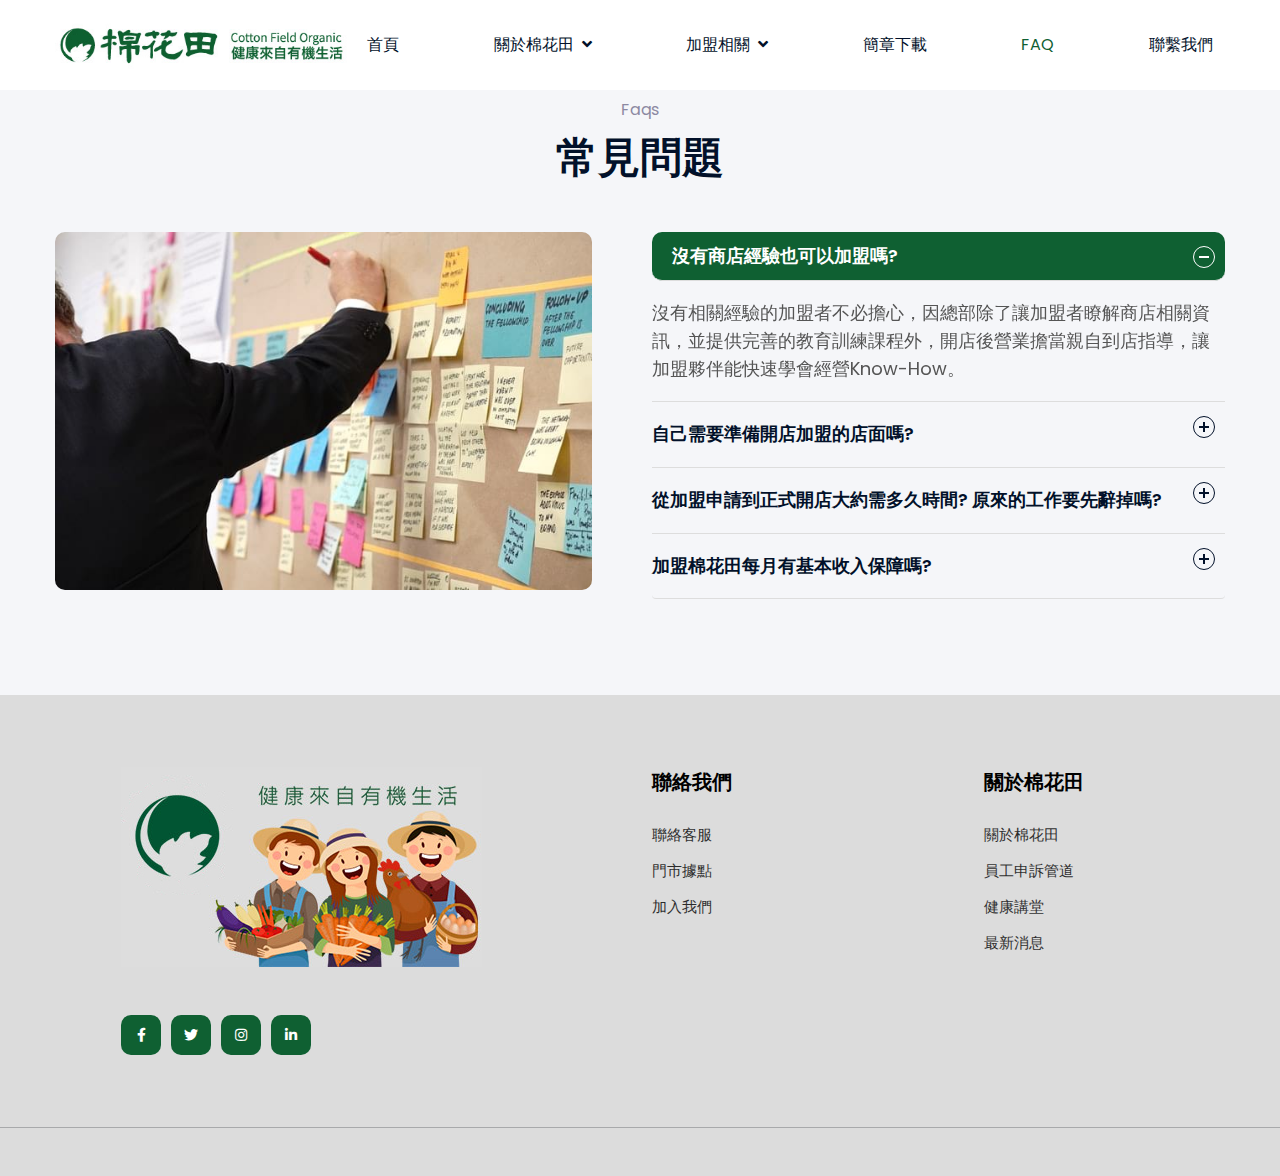
<file: faq.html>
<!DOCTYPE html>
<html lang="en">
  <head>
    <!-- Required meta tags -->
    <meta charset="utf-8" />
    <meta
      name="viewport"
      content="width=device-width, initial-scale=1, shrink-to-fit=no"
    />
    <title>棉花田加盟| 常見問題</title>
    <!--/google-fonts -->
    <link
      href="https://fonts.googleapis.com/css2?family=Poppins:ital,wght@0,300;0,400;0,700;1,400;1,600&display=swap"
      rel="stylesheet"
    />
    <!--//google-fonts -->
    <!-- Template CSS -->
    <link rel="stylesheet" href="assets/css/style-liberty.css" />
  </head>

  <body>
    <!--/Header-->
    <header id="site-header" class="fixed-top">
      <div class="container">
        <nav class="navbar navbar-expand-lg navbar-light stroke py-lg-0">
          <a class="navbar-brand" href="index.html">
            <img src="assets/images/logo.jpg" alt="Logo" />
          </a>

          <button
            class="navbar-toggler collapsed"
            type="button"
            data-bs-toggle="collapse"
            data-bs-target="#navbarScroll"
            aria-controls="navbarScroll"
            aria-expanded="false"
            aria-label="Toggle navigation"
          >
            <span class="navbar-toggler-icon fa icon-expand fa-bars"></span>
            <span class="navbar-toggler-icon fa icon-close fa-times"></span>
          </button>
          <div class="collapse navbar-collapse" id="navbarScroll">
            <ul class="navbar-nav me-lg-auto my-2 my-lg-0 navbar-nav-scroll">
              <li class="nav-item">
                <a class="nav-link" aria-current="page" href="index.html"
                  >首頁</a
                >
              </li>
              <li class="nav-item dropdown">
                <a
                  class="nav-link dropdown-toggle"
                  href="#Pages"
                  id="navbarDropdown"
                  role="button"
                  data-bs-toggle="dropdown"
                  aria-expanded="false"
                >
                  關於棉花田 <span class="fa fa-angle-down ms-1"></span>
                </a>
                <ul class="dropdown-menu" aria-labelledby="navbarDropdown">
                  <li>
                    <a class="dropdown-item pt-2" href="blog-single.html"
                      >關於棉花田</a
                    >
                  </li>
                  <li>
                    <a class="dropdown-item" href="blog-single.html"
                      >食品安全
                    </a>
                  </li>
                  <li>
                    <a class="dropdown-item" href="blog-single.html"
                      >品質宣言</a
                    >
                  </li>
                  <li>
                    <a class="dropdown-item" href="blog-single.html"
                      >有機夥伴</a
                    >
                  </li>
                </ul>
              </li>
              <li class="nav-item dropdown">
                <a
                  class="nav-link dropdown-toggle"
                  href="#Pages"
                  id="navbarDropdown"
                  role="button"
                  data-bs-toggle="dropdown"
                  aria-expanded="false"
                >
                  加盟相關 <span class="fa fa-angle-down ms-1"></span>
                </a>
                <ul class="dropdown-menu" aria-labelledby="navbarDropdown">
                  <li>
                    <a class="dropdown-item" href="aboutFranchise.html"
                      >加盟武功秘笈</a
                    >
                  </li>
                  <li>
                    <a class="dropdown-item" href="aboutFranchise-single.html"
                      >加盟優勢</a
                    >
                  </li>
                  <li>
                    <a class="dropdown-item" href="aboutFranchise-single.html"
                      >總部支援</a
                    >
                  </li>
                </ul>
              </li>

              <li class="nav-item">
                <a class="nav-link" href="#">簡章下載 </a>
              </li>
              <li class="nav-item">
                <a class="nav-link active" href="faq.html">FAQ</a>
              </li>
              <li class="nav-item">
                <a class="nav-link" href="contact.html">聯繫我們</a>
              </li>
            </ul>
            <!-- <ul class="navbar-nav search-right mt-lg-0 mt-2">
              <li class="nav-item" title="Search">
                <a href="#search" class="search-search">
                  <span class="fas fa-search" aria-hidden="true"></span
                ></a>
              </li>
              <li class="nav-item me-lg-3">
                <a
                  href=""
                  class="phone-btn btn btn-primary btn-style d-none d-lg-block btn-style ms-2"
                  >Purchase</a
                >
              </li>
            </ul> -->

            <!-- //toggle switch for light and dark theme -->

            <!-- search popup -->
            <div id="search" class="w3lpop-overlay">
              <div class="w3lpopup">
                <form action="#formsearch" method="GET" class="d-sm-flex">
                  <input
                    class="form-control me-2"
                    type="search"
                    placeholder="Search here..."
                    aria-label="Search"
                    required=""
                  />
                  <button class="btn btn-style btn-primary" type="submit">
                    Search
                  </button>
                  <a class="close" href="#formsearch">&times;</a>
                </form>
              </div>
            </div>
            <!-- /search popup -->
          </div>
          <!-- toggle switch for light and dark theme -->
          <!-- <div class="mobile-position">
            <nav class="navigation">
              <div class="theme-switch-wrapper">
                <label class="theme-switch" for="checkbox">
                  <input type="checkbox" id="checkbox" />
                  <div class="mode-container">
                    <i class="gg-sun"></i>
                    <i class="gg-moon"></i>
                  </div>
                </label>
              </div>
            </nav>
          </div> -->
          <!-- //toggle switch for light and dark theme -->
        </nav>
      </div>
    </header>
    <!--//Header-->

    <section class="w3l-products w3l-faq-block py-5" id="projects">
      <div class="container py-md-5 py-2">
        <div class="header-secw3 text-center mb-5 anime-set">
          <h6 class="title-subhny mb-2">faqs</h6>
          <h3 class="title-w3l mb-4">常見問題</h3>
        </div>
        <div class="row">
          <div class="col-lg-6 mx-auto pe-lg-5 anime-set slide-in-left">
            <div class="w3hny-business-img">
              <img
                src="assets/images/g8.jpg"
                alt=""
                class="img-fluid radius-image"
              />
            </div>
          </div>
          <div class="col-lg-6 mt-lg-0 mt-sm-5 mt-4 anime-set">
            <div class="accordion">
              <div class="accordion-item">
                <button id="accordion-button-1" aria-expanded="true">
                  <span class="accordion-title">沒有商店經驗也可以加盟嗎?</span
                  ><span class="icon" aria-hidden="true"></span>
                </button>
                <div class="accordion-content">
                  <p>
                    沒有相關經驗的加盟者不必擔心，因總部除了讓加盟者瞭解商店相關資訊，並提供完善的教育訓練課程外，開店後營業擔當親自到店指導，讓加盟夥伴能快速學會經營Know-How。
                  </p>
                </div>
              </div>
              <div class="accordion-item">
                <button id="accordion-button-2" aria-expanded="false">
                  <span class="accordion-title"
                    >自己需要準備開店加盟的店面嗎?</span
                  ><span class="icon" aria-hidden="true"></span>
                </button>
                <div class="accordion-content">
                  <p>
                    如果您無法自行尋找合適的店面，加盟總部也會依加盟者適性及住家距離安排合適之店址供加盟者選擇。
                  </p>
                </div>
              </div>
              <div class="accordion-item">
                <button id="accordion-button-3" aria-expanded="false">
                  <span class="accordion-title"
                    >從加盟申請到正式開店大約需多久時間?
                    原來的工作要先辭掉嗎?</span
                  ><span class="icon" aria-hidden="true"></span>
                </button>
                <div class="accordion-content">
                  <p>
                    整體從加盟申請到開店營運約需3個月的時間，其中包含面談、家訪、契約簽訂與教育研修等；此外，亦需視加盟者所在區域是否有合適店舖可供經營。在尚未確定有合適店舖經營前，建議不需先辭掉既有之工作。
                  </p>
                </div>
              </div>
              <div class="accordion-item">
                <button id="accordion-button-4" aria-expanded="false">
                  <span class="accordion-title"
                    >加盟棉花田每月有基本收入保障嗎?</span
                  ><span class="icon" aria-hidden="true"></span>
                </button>
                <div class="accordion-content">
                  <p>
                    商店是獲利穩定的產業，不是高暴利的行業。每個月總公司也會提供基本的毛利保障。
                  </p>
                </div>
              </div>
            </div>
          </div>
        </div>
      </div>
    </section>
    <!--//tabs-faqs-->

    <!-- footer -->
    <section class="w3l-footer-29-main">
      <div class="footer-29 py-5">
        <div class="container py-lg-4">
          <div class="row footer-top-29">
            <div class="col-lg-4 col-md-6 footer-list-29 footer-1 pe-lg-5">
              <div class="footer-logo mb-4">
                <h2>
                  <a class="navbar-brand" href="index.html">
                    <img src="assets/images/s1.jpg" alt="footer" />
                  </a>
                </h2>
              </div>

              <div class="main-social-footer-29 mt-5">
                <a href="#facebook" class="facebook"
                  ><span class="fab fa-facebook-f"></span
                ></a>
                <a href="#twitter" class="twitter"
                  ><span class="fab fa-twitter"></span
                ></a>
                <a href="#instagram" class="instagram"
                  ><span class="fab fa-instagram"></span
                ></a>
                <a href="#linkedin" class="linkedin"
                  ><span class="fab fa-linkedin-in"></span
                ></a>
              </div>
            </div>
            <!-- <div class="col-lg-2 col-md-6 footer-list-29 footer-2 mt-sm-0 mt-5">
              <ul>
                <h6 class="footer-title-29">Links</h6>
                <li><a href="about.html">About Us</a></li>
                <li><a href="blog.html"> Blog posts</a></li>
                <li><a href="services.html">Services</a></li>
                <li><a href="blog.html"> Blog posts</a></li>
                <li><a href="contact.html">Contact us</a></li>
              </ul>
            </div> -->
            <div class="col-lg-2 col-md-6 footer-list-29 footer-3 mt-lg-0 mt-5">
              <h6 class="footer-title-29">聯絡我們</h6>
              <ul>
                <li>
                  <a href="https://www.sun-organism.com.tw/contactus.php"
                    >聯絡客服</a
                  >
                </li>
                <li>
                  <a href="https://www.sun-organism.com.tw/store.php"
                    >門市據點</a
                  >
                </li>
                <li>
                  <a href="https://www.104.com.tw/company/dafvew0">加入我們</a>
                </li>
              </ul>
            </div>
            <div class="col-lg-2 col-md-6 footer-list-29 footer-4 mt-lg-0 mt-5">
              <h6 class="footer-title-29">關於棉花田</h6>
              <ul>
                <li>
                  <a href="https://www.sun-organism.com.tw/article_list.php?t=1"
                    >關於棉花田</a
                  >
                </li>
                <li>
                  <a
                    href="https://www.sun-organism.com.tw/article_list.php?m=34"
                    >員工申訴管道</a
                  >
                </li>
                <li>
                  <a href="https://www.sun-organism.com.tw/article_list.php?t=2"
                    >健康講堂</a
                  >
                </li>
                <li>
                  <a href="https://www.sun-organism.com.tw/article_list.php?t=4"
                    >最新消息</a
                  >
                </li>
              </ul>
            </div>
            <!-- <div class="col-lg-2 col-md-6 footer-list-29 footer-4 mt-lg-0 mt-5">
              <h6 class="footer-title-29">Support</h6>
              <ul>
                <li><a href="#awards">Awards</a></li>
                <li><a href="#secutiry">Security</a></li>

                <li><a href="#proj">Products</a></li>
                <li><a href="#efaq">faQ</a></li>
                <li><a href="#help">Help</a></li>
                <li><a href="#mail">Mail Us</a></li>
                <li><a href="#terms">Terms </a></li>
                <li><a href="#policy">Privacy Policy</a></li>
              </ul>
            </div> -->
          </div>
        </div>
      </div>
      <!-- copyright -->
      <section class="w3l-copyright text-center">
        <!-- move top -->
        <button onclick="topFunction()" id="movetop" title="Go to top">
          <span class="fas fa-arrow-up"></span>
        </button>
        <script>
          // When the user scrolls down 20px from the top of the document, show the button
          window.onscroll = function () {
            scrollFunction();
          };

          function scrollFunction() {
            if (
              document.body.scrollTop > 20 ||
              document.documentElement.scrollTop > 20
            ) {
              document.getElementById("movetop").style.display = "block";
            } else {
              document.getElementById("movetop").style.display = "none";
            }
          }

          // When the user clicks on the button, scroll to the top of the document
          function topFunction() {
            document.body.scrollTop = 0;
            document.documentElement.scrollTop = 0;
          }
        </script>
        <!-- /move top -->
      </section>
      <!-- //copyright -->
    </section>
    <!-- //footer -->
    <!-- Js scripts -->
    <!-- Template JavaScript -->
    <script src="assets/js/jquery-3.3.1.min.js"></script>
    <script src="assets/js/theme-change.js"></script>
    <!-- /typig-text-->
    <script>
      const typedTextSpan = document.querySelector(".typed-text");
      const cursorSpan = document.querySelector(".cursor");

      const textArray = [
        "棉花田挺你安心創業！      ",
        "加盟金ＸＸ萬募集中！       ",
        "棉花田輕鬆當老闆       ",
      ];
      const typingDelay = 200;
      const erasingDelay = 10;
      const newTextDelay = 100; // Delay between current and next text
      let textArrayIndex = 0;
      let charIndex = 0;

      function type() {
        if (charIndex < textArray[textArrayIndex].length) {
          if (!cursorSpan.classList.contains("typing"))
            cursorSpan.classList.add("typing");
          typedTextSpan.textContent +=
            textArray[textArrayIndex].charAt(charIndex);
          charIndex++;
          setTimeout(type, typingDelay);
        } else {
          cursorSpan.classList.remove("typing");
          setTimeout(erase, newTextDelay);
        }
      }

      function erase() {
        if (charIndex > 0) {
          // add class 'typing' if there's none
          if (!cursorSpan.classList.contains("typing")) {
            cursorSpan.classList.add("typing");
          }
          typedTextSpan.textContent = textArray[textArrayIndex].substring(0, 0);
          charIndex--;
          setTimeout(erase, erasingDelay);
        } else {
          cursorSpan.classList.remove("typing");
          textArrayIndex++;
          if (textArrayIndex >= textArray.length) textArrayIndex = 0;
          setTimeout(type, typingDelay);
        }
      }

      document.addEventListener("DOMContentLoaded", function () {
        // On DOM Load initiate the effect
        if (textArray.length) setTimeout(type, newTextDelay + 250);
      });
    </script>
    <!-- //typig-text-->
    <script src="assets/js/jquery-1.9.1.min.js"></script>
    <!-- faq -->
    <script>
      const items = document.querySelectorAll(".accordion button");

      function toggleAccordion() {
        const itemToggle = this.getAttribute("aria-expanded");

        for (i = 0; i < items.length; i++) {
          items[i].setAttribute("aria-expanded", "false");
        }

        if (itemToggle == "false") {
          this.setAttribute("aria-expanded", "true");
        }
      }

      items.forEach((item) => item.addEventListener("click", toggleAccordion));
    </script>
    <!-- //faq -->

    <script src="assets/js/circles.js"></script>
    <!-- owlcarousel -->
    <script src="assets/js/owl.carousel.js"></script>
    <!-- script for banner slider-->
    <script>
      $(document).ready(function () {
        $(".owl-one").owlCarousel({
          loop: true,
          margin: 0,
          nav: false,
          responsiveClass: true,
          autoplay: true,
          autoplayTimeout: 5000,
          autoplaySpeed: 1000,
          autoplayHoverPause: false,
          responsive: {
            0: {
              items: 1,
            },
            480: {
              items: 1,
            },
            667: {
              items: 1,
            },
            1000: {
              items: 1,
            },
          },
        });
      });
    </script>
    <!-- //script -->
    <!-- script for tesimonials carousel slider -->
    <script>
      $(document).ready(function () {
        $("#owl-demo1").owlCarousel({
          loop: true,
          margin: 30,
          nav: false,
          responsiveClass: true,
          responsive: {
            0: {
              items: 1,
              nav: false,
            },
            736: {
              items: 1,
              nav: false,
            },
            1000: {
              items: 1,
              nav: false,
              margin: 20,
              loop: false,
            },
          },
        });
      });
    </script>
    <!-- //script for tesimonials carousel slider -->
    <!-- video popup -->
    <script src="assets/js/jquery.magnific-popup.min.js"></script>
    <script>
      $(document).ready(function () {
        $(".popup-with-zoom-anim").magnificPopup({
          type: "inline",

          fixedContentPos: false,
          fixedBgPos: true,

          overflowY: "auto",

          closeBtnInside: true,
          preloader: false,

          midClick: true,
          removalDelay: 300,
          mainClass: "my-mfp-zoom-in",
        });

        $(".popup-with-move-anim").magnificPopup({
          type: "inline",

          fixedContentPos: false,
          fixedBgPos: true,

          overflowY: "auto",

          closeBtnInside: true,
          preloader: false,

          midClick: true,
          removalDelay: 300,
          mainClass: "my-mfp-slide-bottom",
        });
      });
    </script>
    <!-- //video popup -->
    <!-- MENU-JS -->
    <script>
      $(window).on("scroll", function () {
        var scroll = $(window).scrollTop();

        if (scroll >= 80) {
          $("#site-header").addClass("nav-fixed");
        } else {
          $("#site-header").removeClass("nav-fixed");
        }
      });

      //Main navigation Active Class Add Remove
      $(".navbar-toggler").on("click", function () {
        $("header").toggleClass("active");
      });
      $(document).on("ready", function () {
        if ($(window).width() > 991) {
          $("header").removeClass("active");
        }
        $(window).on("resize", function () {
          if ($(window).width() > 991) {
            $("header").removeClass("active");
          }
        });
      });
    </script>
    <!-- //MENU-JS -->

    <!-- disable body scroll which navbar is in active -->
    <script>
      $(function () {
        $(".navbar-toggler").click(function () {
          $("body").toggleClass("noscroll");
        });
      });
    </script>
    <!-- //disable body scroll which navbar is in active -->

    <!-- //bootstrap -->
    <script src="assets/js/bootstrap.min.js"></script>

    <!-- //add.js -->
    <script src="assets/js/add.js"></script>
  </body>
</html>
</file>
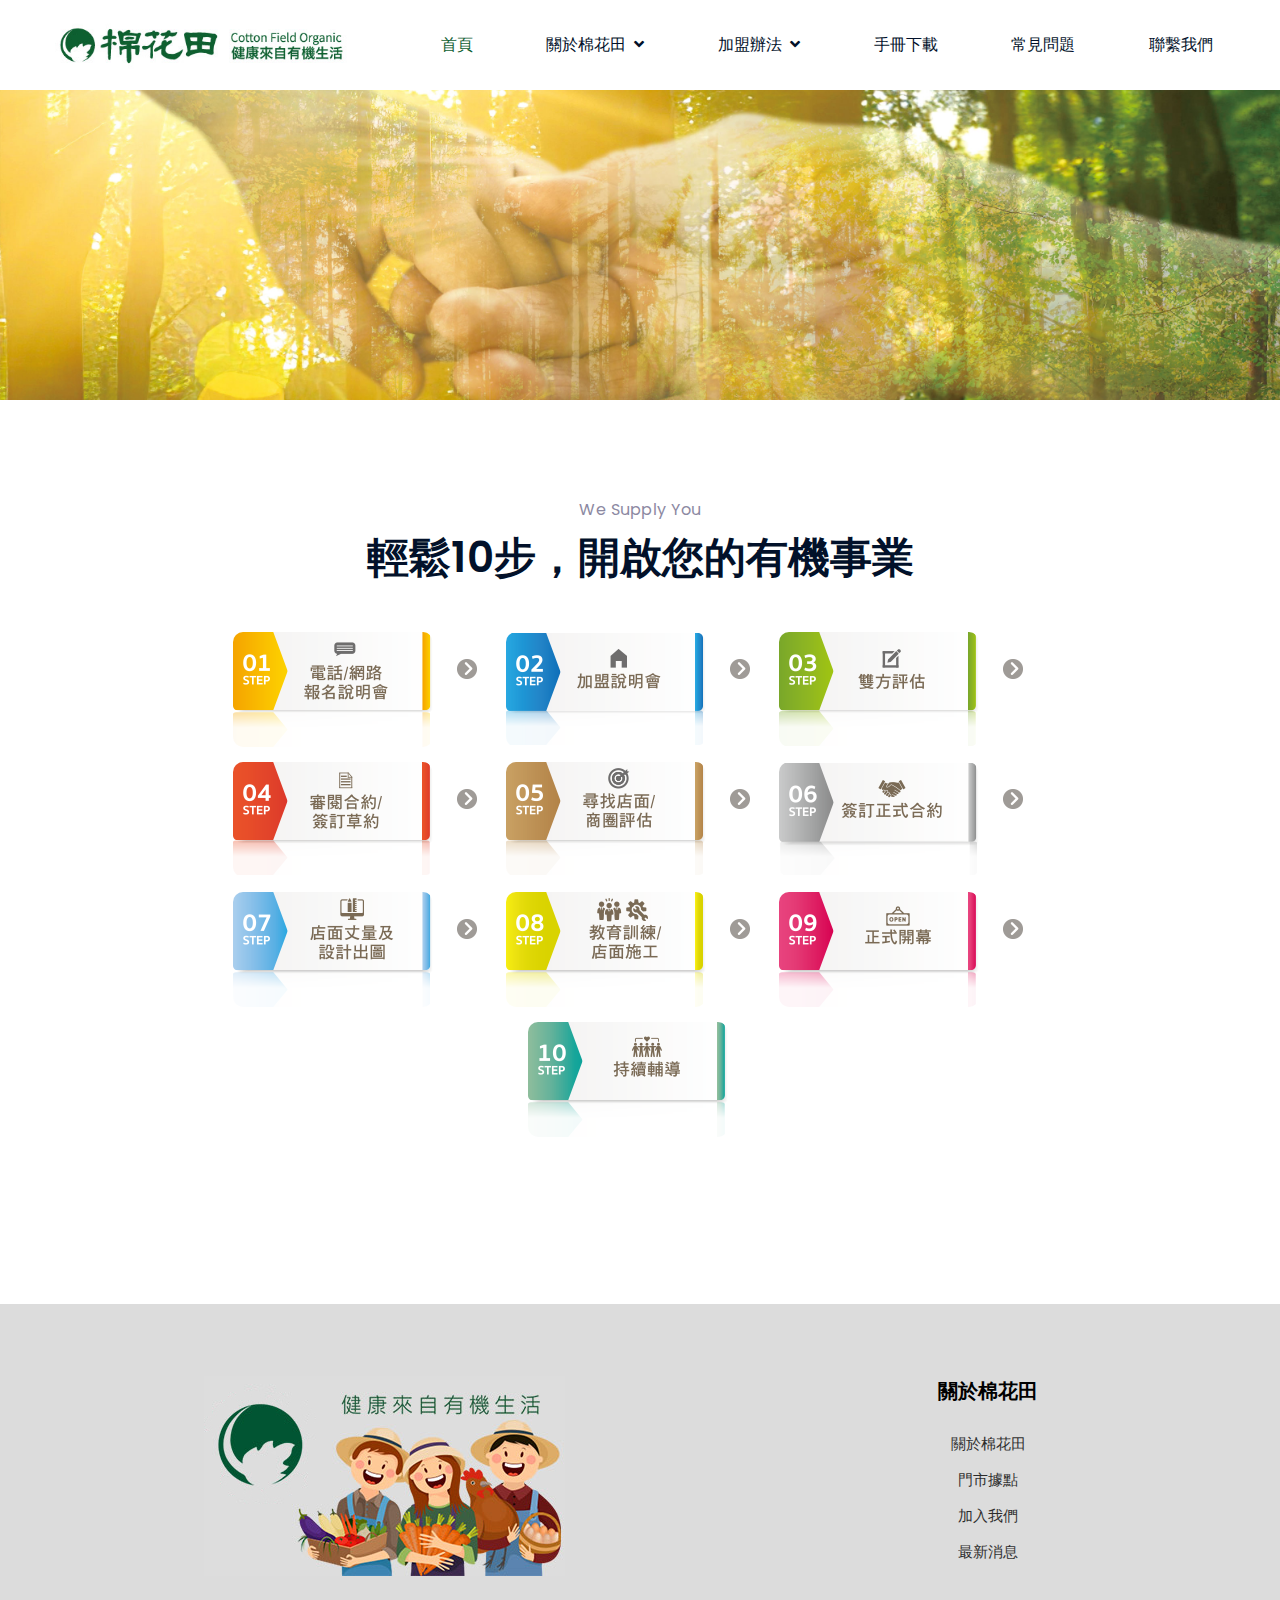
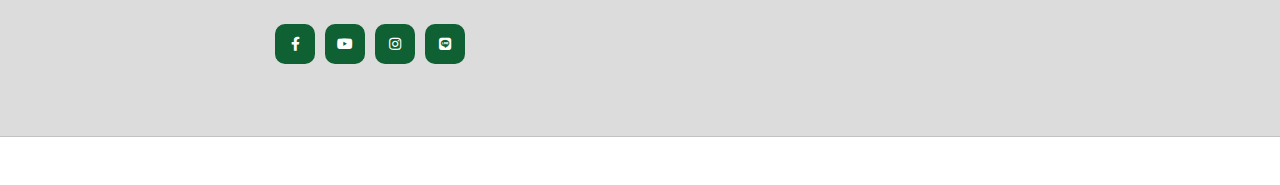
<file: flowFranchise.html>
<!DOCTYPE html>
<html lang="en">
  <head>
    <!-- Required meta tags -->
    <meta charset="utf-8" />
    <meta
      name="viewport"
      content="width=device-width, initial-scale=1, shrink-to-fit=no"
    />
    <title>棉花田加盟 | 加盟流程</title>
    <!--/google-fonts -->
    <link
      href="https://fonts.googleapis.com/css2?family=Poppins:ital,wght@0,300;0,400;0,700;1,400;1,600&display=swap"
      rel="stylesheet"
    />
    <!--//google-fonts -->
    <!-- Template CSS -->
    <link rel="stylesheet" href="assets/css/style-liberty.css" />
    <link rel="stylesheet" href="assets/css/style.css" />

    <!-- Favicon -->
    <link
      rel="icon"
      href="/cfo/assets/images/logo_icon75x75.png"
      type="image/x-icon"
    />
  </head>

  <body>
    <!--/Header-->
    <div id="header-placeholder"></div>
    <!--//Header-->
    <!-- breadcrumb -->
    <section class="w3l-about-breadcrumb">
      <div class="breadcrumb-bg breadcrumb-bg-about">
        <div class="container py-lg-5 py-sm-4">
          <div class="w3breadcrumb-gids text-center">
            <!-- <div class="w3breadcrumb-info mt-5">
              <h2 class="w3ltop-title pt-4">About-Franchise-Single</h2>
              <ul class="breadcrumbs-custom-path">
                <li><a href="index.html">Home</a></li>
                <li class="active">
                  <span class="fas fa-angle-double-right mx-2"></span>
                  About-Franchise-Single
                </li>
              </ul>
            </div> -->
          </div>
        </div>
      </div>
    </section>
    <!--//breadcrumb-->
    <!--/w3l-grids-page-->
    <section class="w3l-grids-page py-5" id="bloggrids">
      <div class="text-11 py-md-5 py-3" id="classes">
        <!---728x90--->
        <div
          class="blogw3-left-content w3l-bloggris-single-post text-center overflow-hidden container"
        >
          <h6 class="title-subhny mb-2 anime-set">We Supply you</h6>
          <h3 class="title-w3l anime-set">輕鬆10步，開啟您的有機事業</h3>
          <div class="text-center float-start px-3 my-5 flow">
            <ul>
              <li>
                <img
                  src="assets/images/flow1.png"
                  class="img-fluid radius-image"
                  alt=""
                />
              </li>
              <li>
                <img
                  src="assets/images/flow2.png"
                  class="img-fluid radius-image"
                  alt=""
                />
              </li>
              <li>
                <img
                  src="assets/images/flow3.png"
                  class="img-fluid radius-image"
                  alt=""
                />
              </li>
              <li>
                <img
                  src="assets/images/flow4.png"
                  class="img-fluid radius-image"
                  alt=""
                />
              </li>
              <li>
                <img
                  src="assets/images/flow5.png"
                  class="img-fluid radius-image"
                  alt=""
                />
              </li>
              <li>
                <img
                  src="assets/images/flow6.png"
                  class="img-fluid radius-image"
                  alt=""
                />
              </li>
              <li>
                <img
                  src="assets/images/flow7.png"
                  class="img-fluid radius-image"
                  alt=""
                />
              </li>
              <li>
                <img
                  src="assets/images/flow8.png"
                  class="img-fluid radius-image"
                  alt=""
                />
              </li>
              <li>
                <img
                  src="assets/images/flow9.png"
                  class="img-fluid radius-image"
                  alt=""
                />
              </li>
              <li>
                <img
                  src="assets/images/flow10.png"
                  class="img-fluid radius-image"
                  alt=""
                />
              </li>
            </ul>
          </div>
        </div>
      </div>
    </section>
    <!--//blogs-right-->
    <div style="margin: 8px auto; display: block; text-align: center">
      <!---728x90--->
    </div>
    <!-- footer -->
    <div id="footer-placeholder"></div>
    <!-- //footer -->
    <!-- move top -->
    <section class="w3l-copyright text-center">
      <button onclick="topFunction()" id="movetop" title="Go to top">
        <span class="fas fa-arrow-up"></span>
      </button>
      <script>
        // When the user scrolls down 20px from the top of the document, show the button
        window.onscroll = function () {
          scrollFunction();
        };

        function scrollFunction() {
          if (
            document.body.scrollTop > 20 ||
            document.documentElement.scrollTop > 20
          ) {
            document.getElementById("movetop").style.display = "block";
          } else {
            document.getElementById("movetop").style.display = "none";
          }
        }

        // When the user clicks on the button, scroll to the top of the document
        function topFunction() {
          document.body.scrollTop = 0;
          document.documentElement.scrollTop = 0;
        }
      </script>
    </section>
    <!-- /move top -->
    <!-- Js scripts -->
    <!-- Template JavaScript -->
    <script src="assets/js/jquery-3.3.1.min.js"></script>
    <script src="assets/js/theme-change.js"></script>
    <!-- MENU-JS -->
    <script>
      $(window).on("scroll", function () {
        var scroll = $(window).scrollTop();

        if (scroll >= 80) {
          $("#site-header").addClass("nav-fixed");
        } else {
          $("#site-header").removeClass("nav-fixed");
        }
      });

      //Main navigation Active Class Add Remove
      $(".navbar-toggler").on("click", function () {
        $("header").toggleClass("active");
      });
      $(document).on("ready", function () {
        if ($(window).width() > 991) {
          $("header").removeClass("active");
        }
        $(window).on("resize", function () {
          if ($(window).width() > 991) {
            $("header").removeClass("active");
          }
        });
      });
    </script>
    <!-- //MENU-JS -->

    <!-- disable body scroll which navbar is in active -->
    <script>
      $(function () {
        $(".navbar-toggler").click(function () {
          $("body").toggleClass("noscroll");
        });
      });
    </script>
    <!-- //disable body scroll which navbar is in active -->

    <!-- //bootstrap -->
    <script src="assets/js/bootstrap.min.js"></script>

    <!-- //add.js -->
    <script src="assets/js/add.js"></script>
    <!-- inner header.html -->
    <script>
      fetch("header.html")
        .then((response) => response.text())
        .then((data) => {
          document.getElementById("header-placeholder").innerHTML = data;
        });

      fetch("footer.html")
        .then((response) => response.text())
        .then((data) => {
          document.getElementById("footer-placeholder").innerHTML = data;
        });
    </script>
  </body>
</html>
</file>
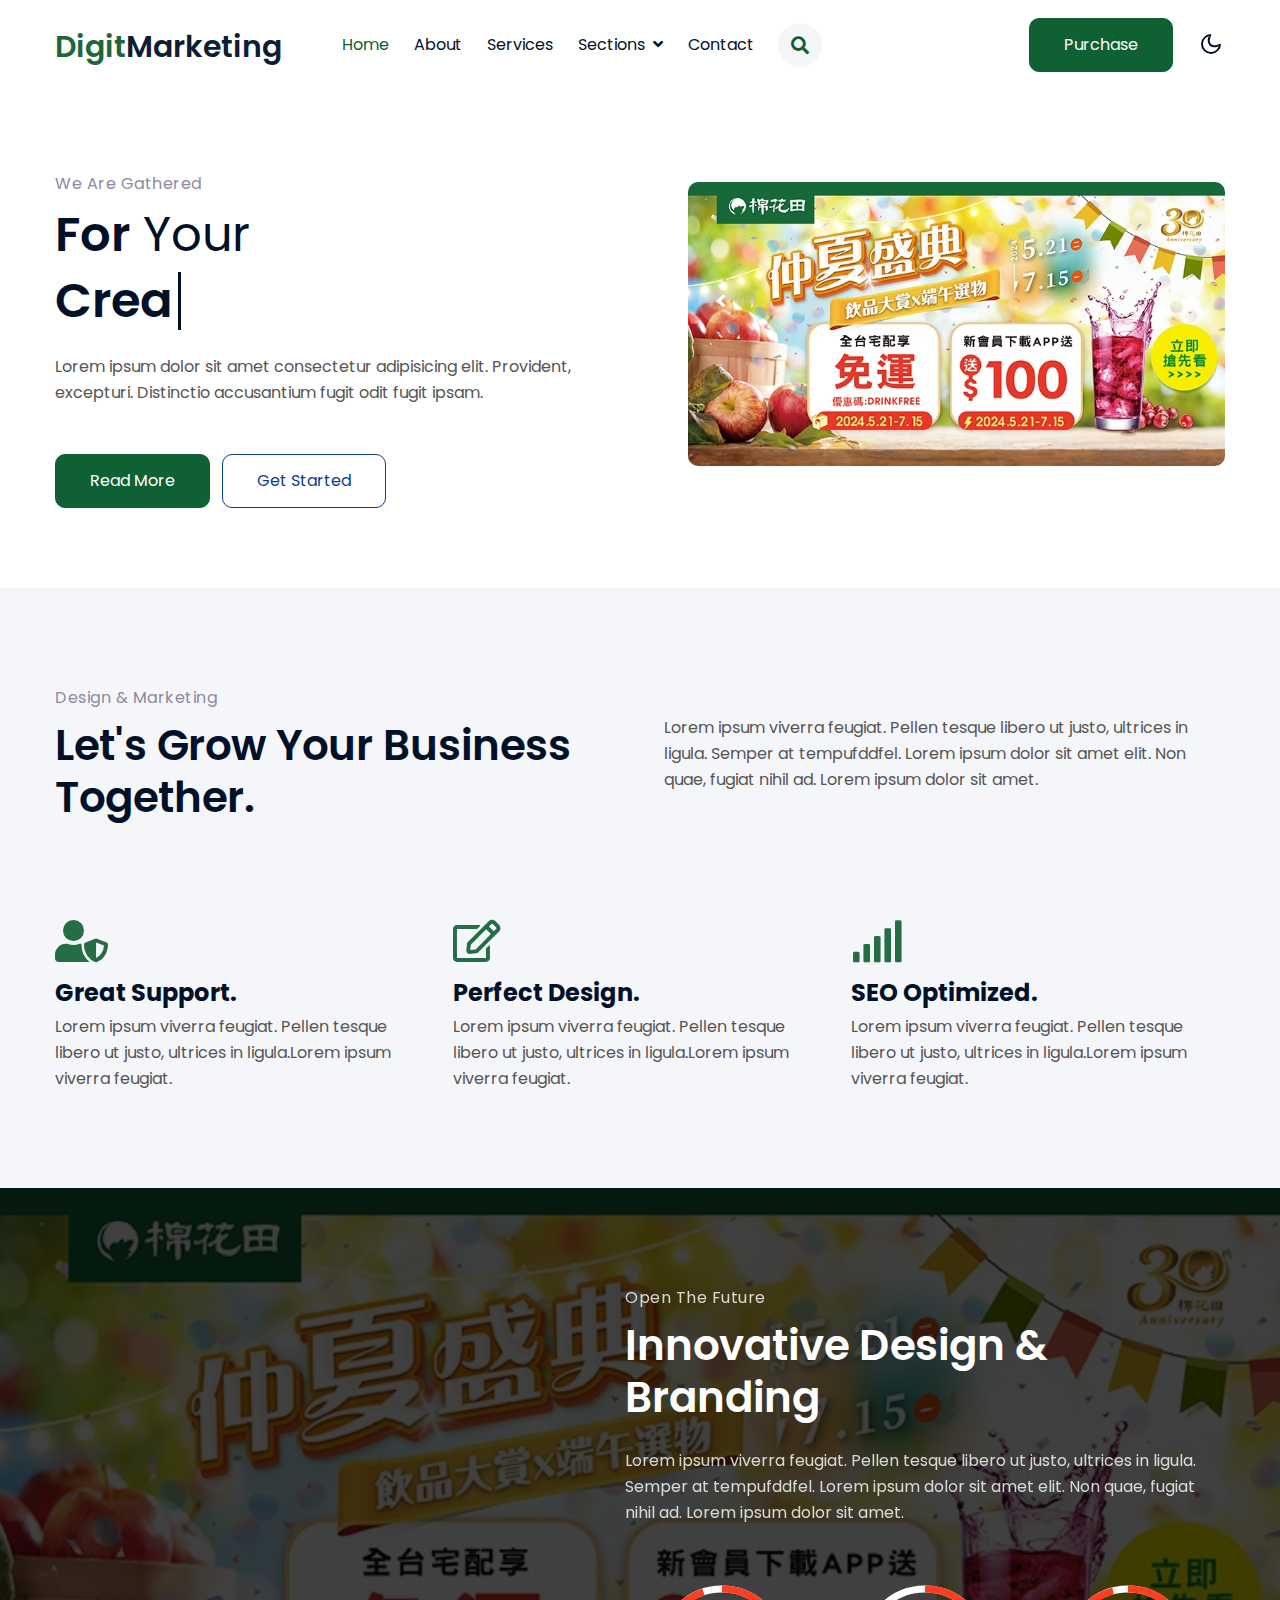
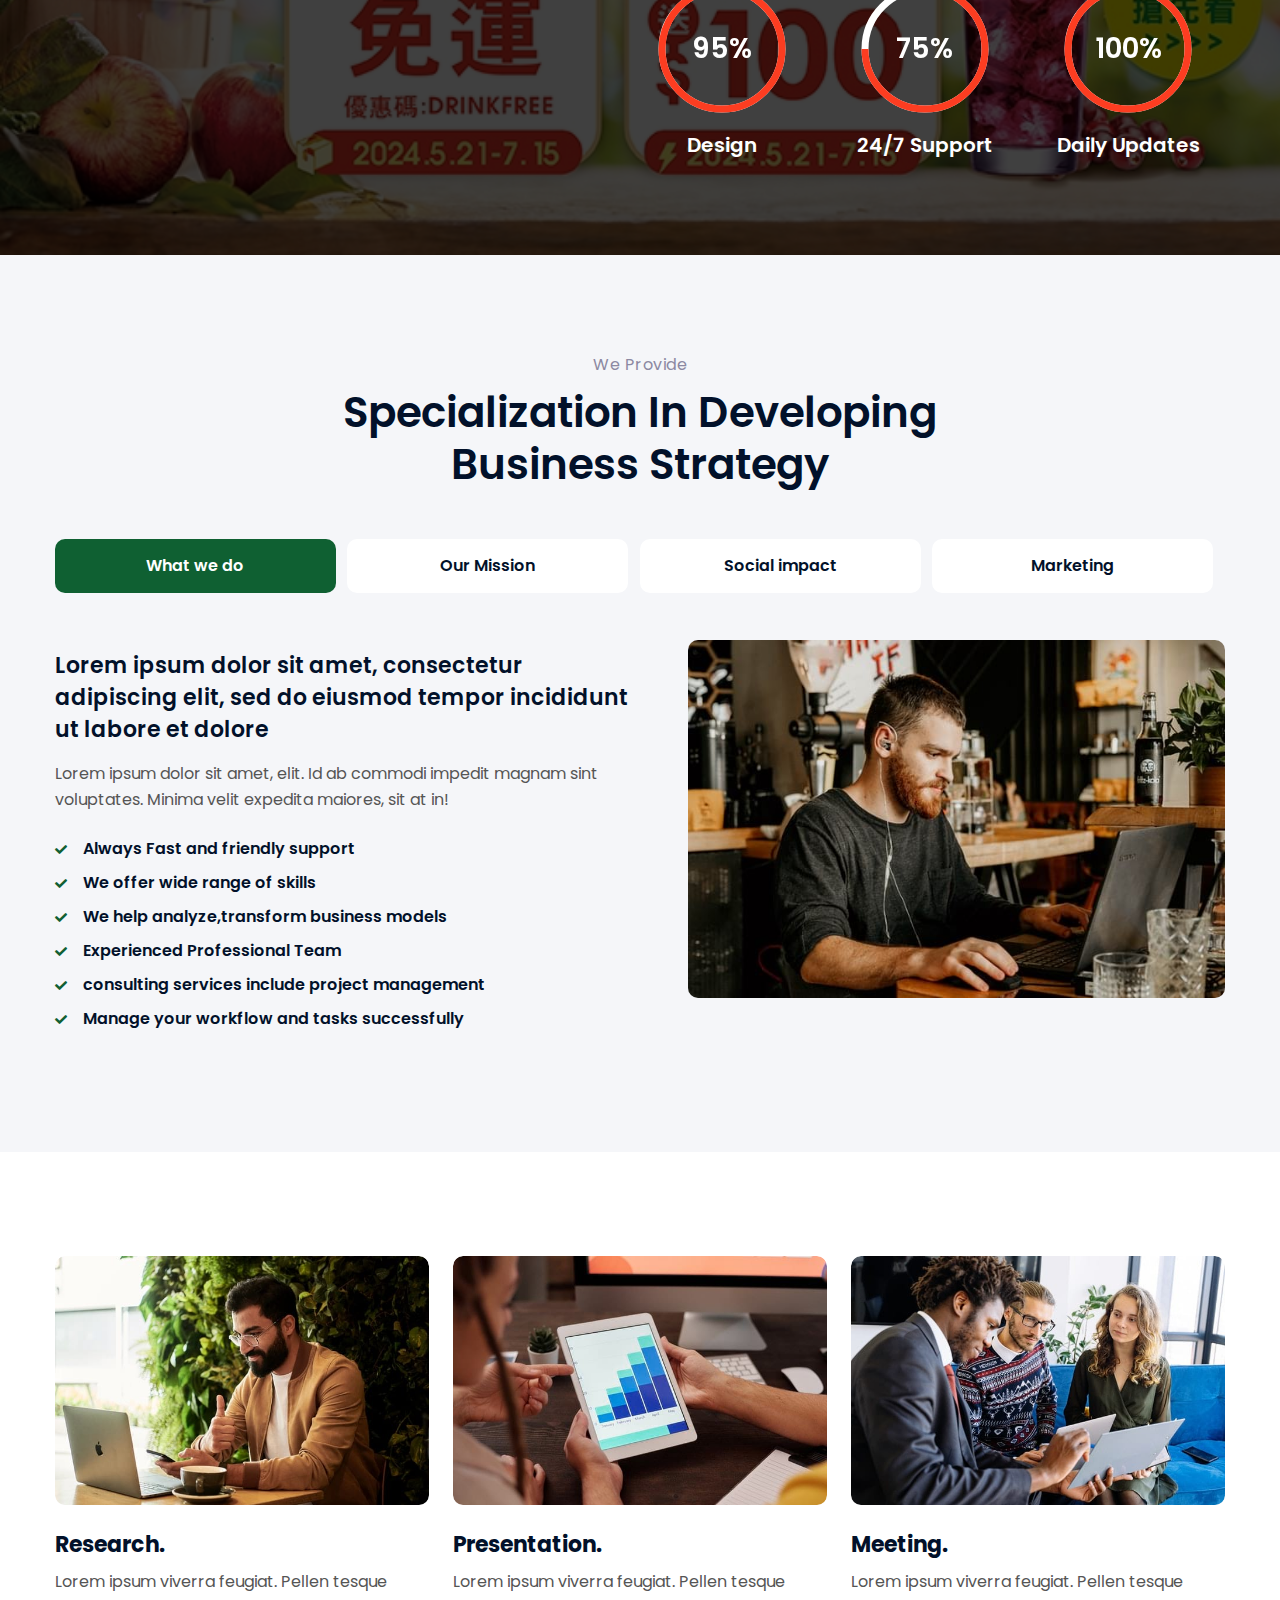
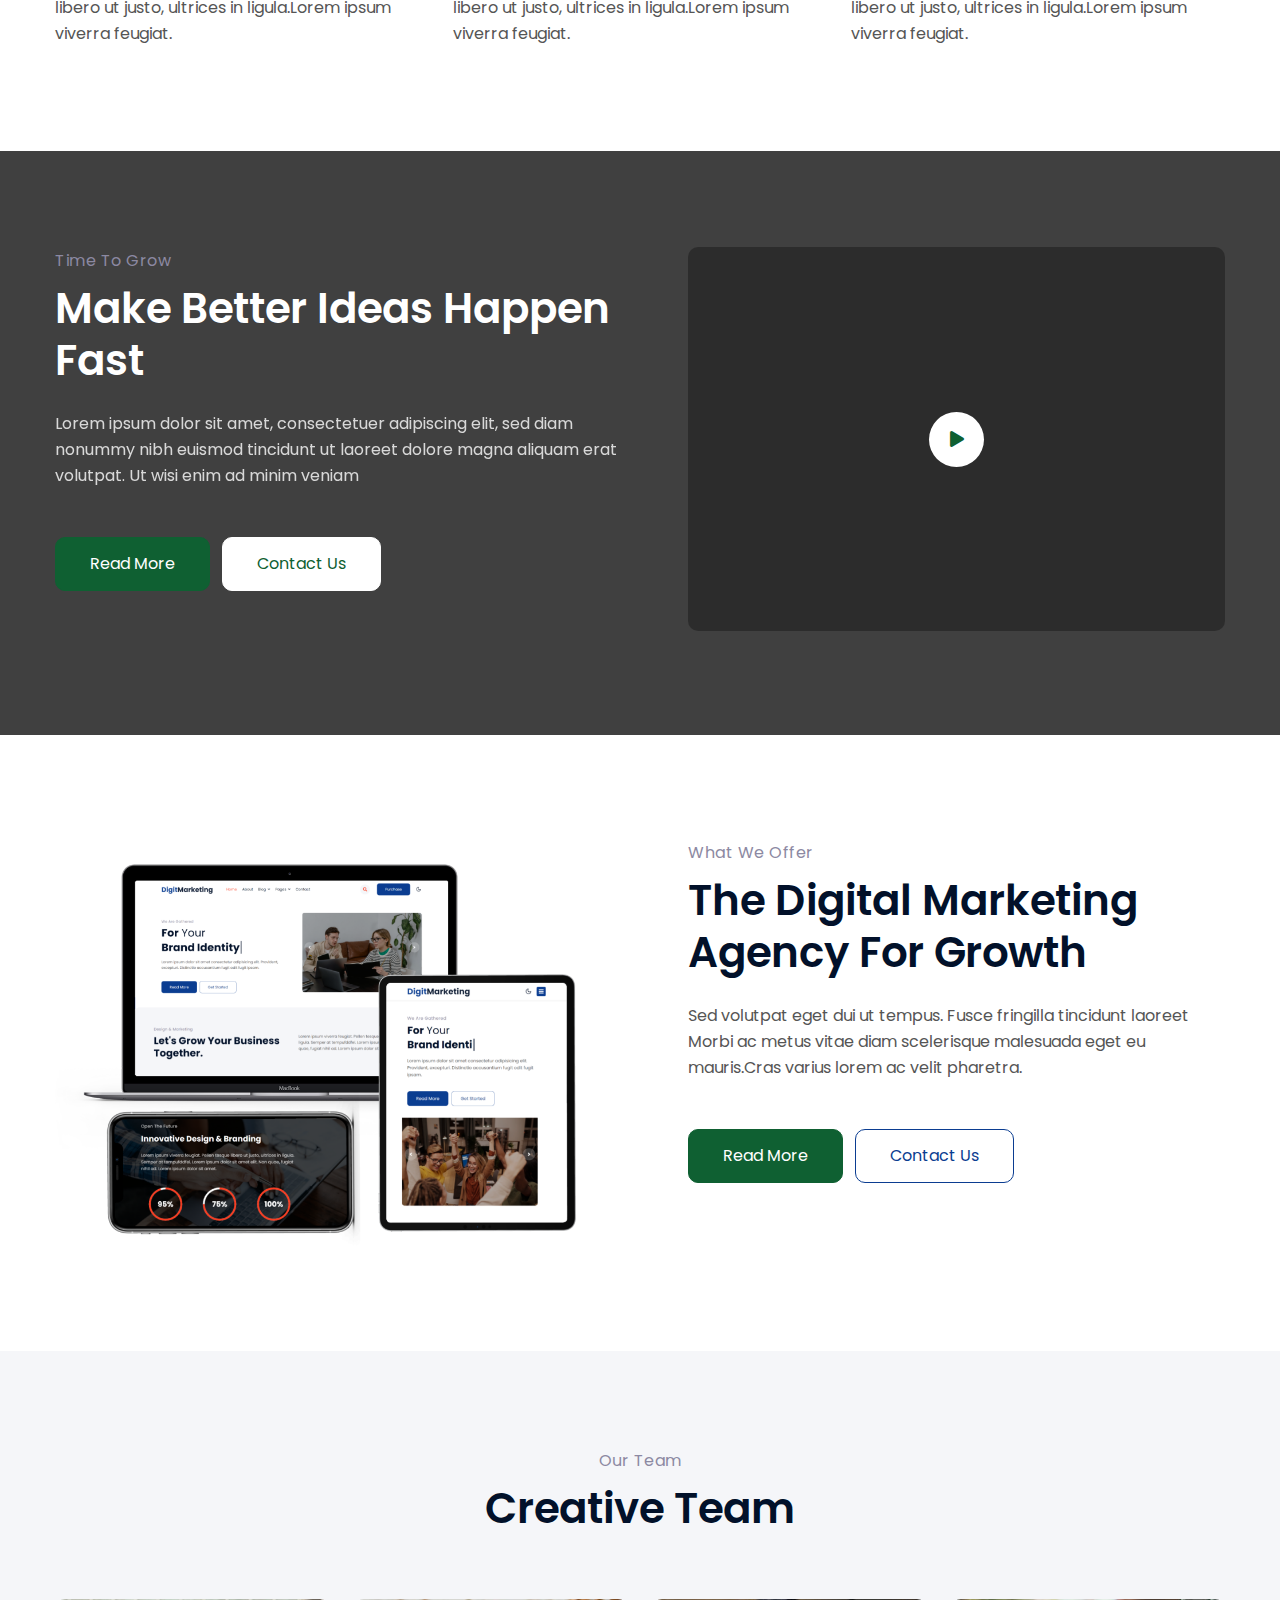
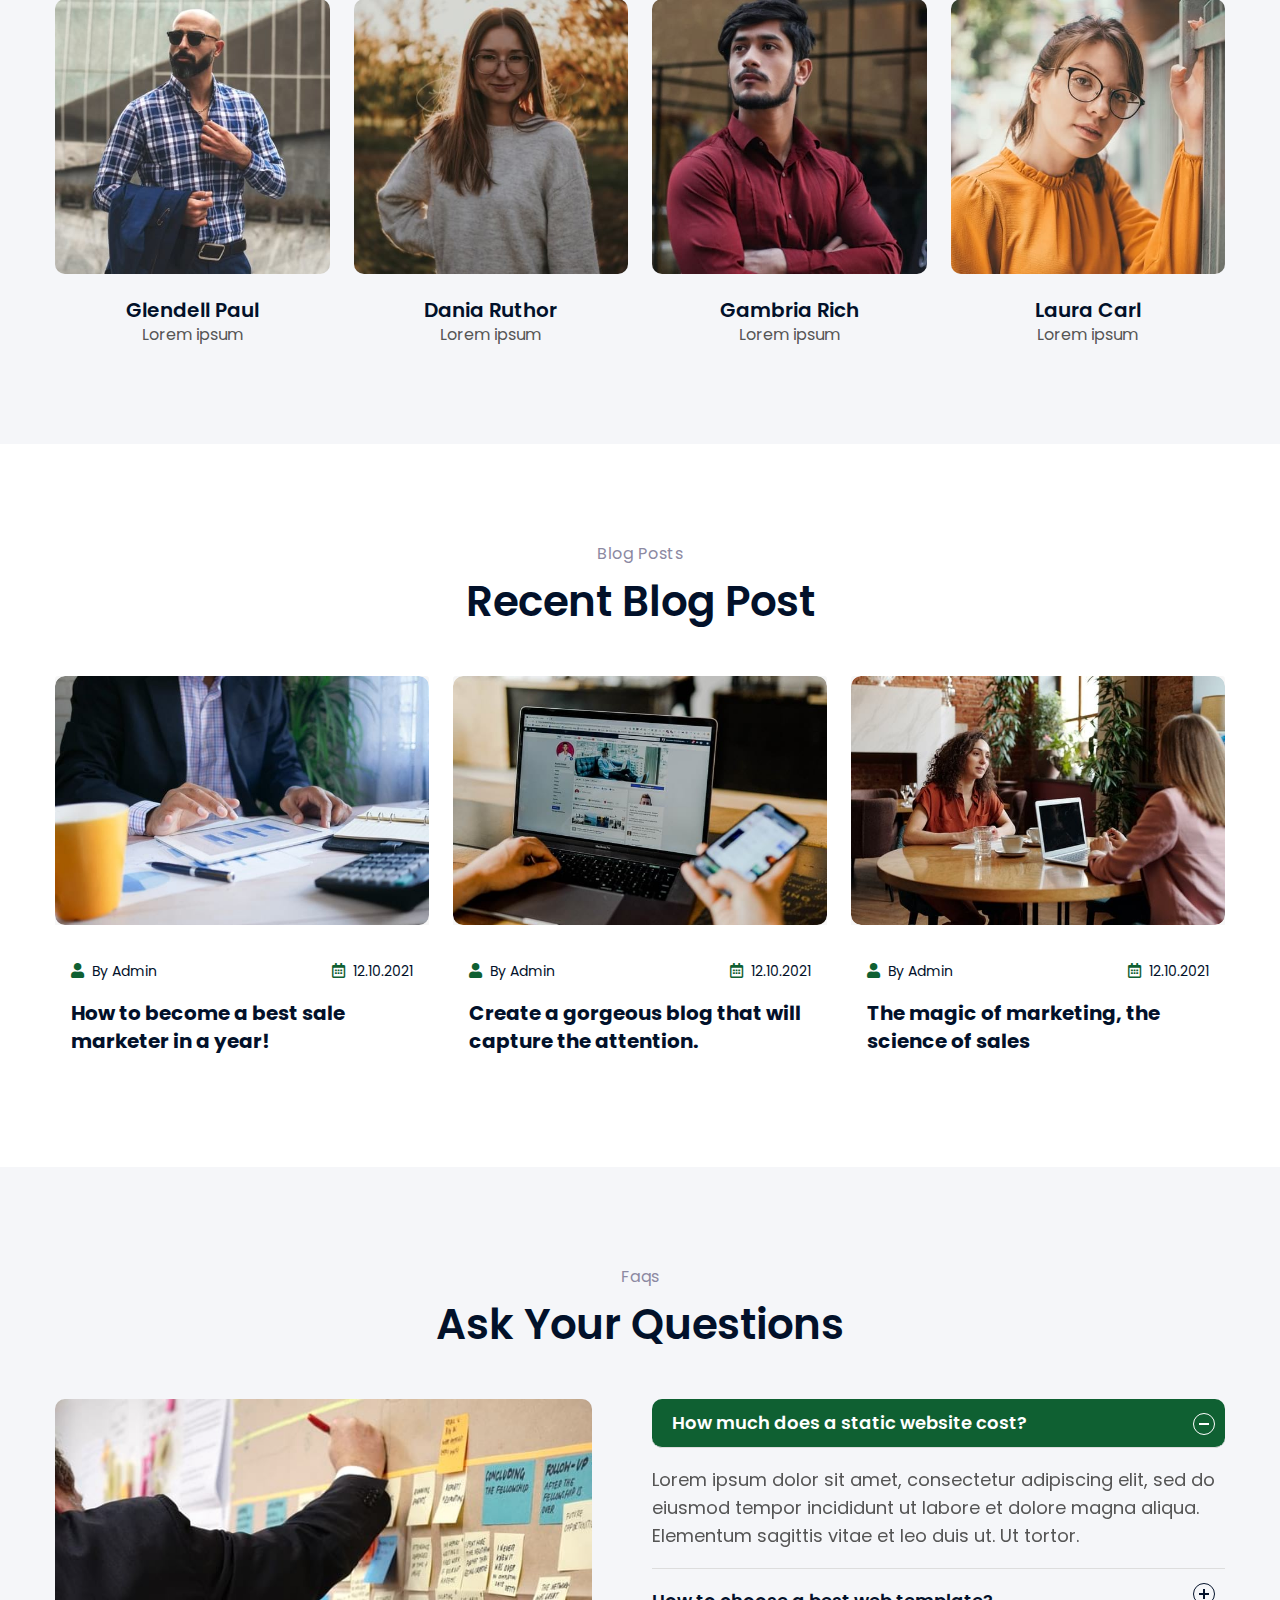
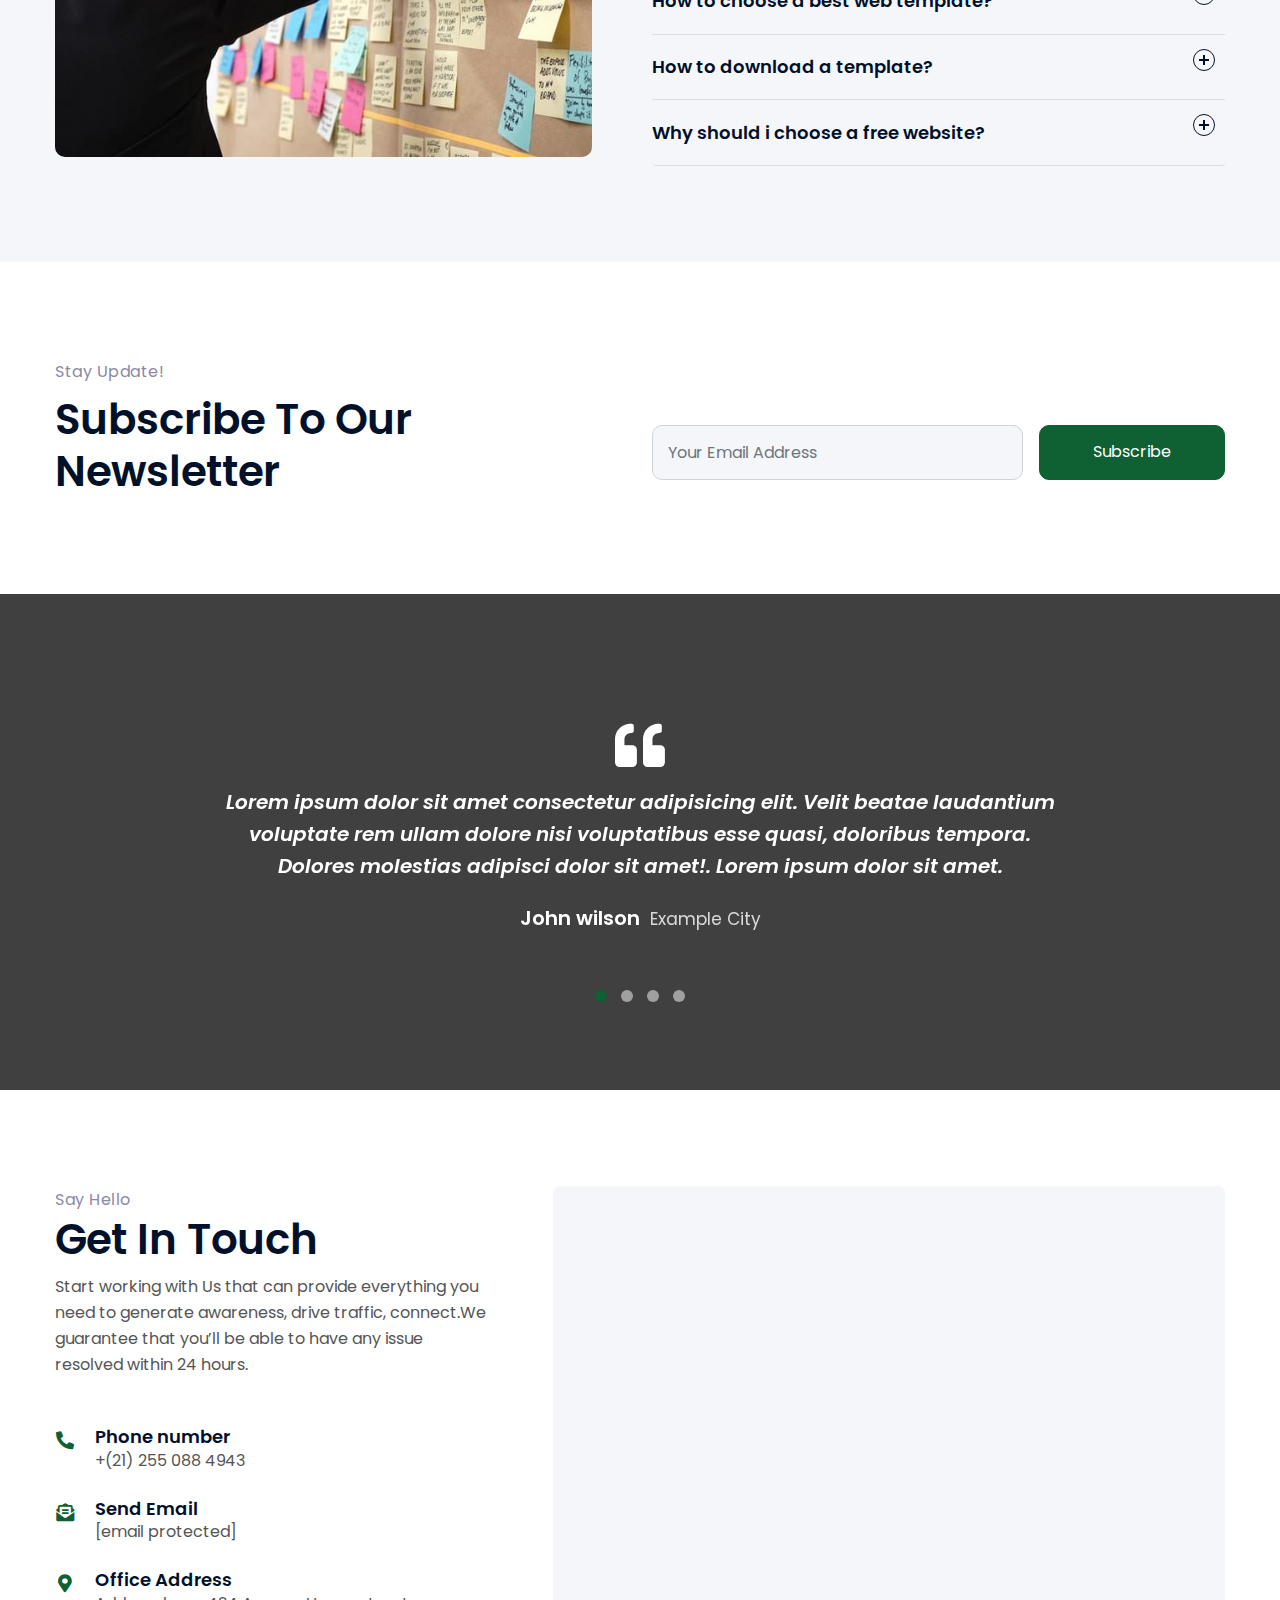
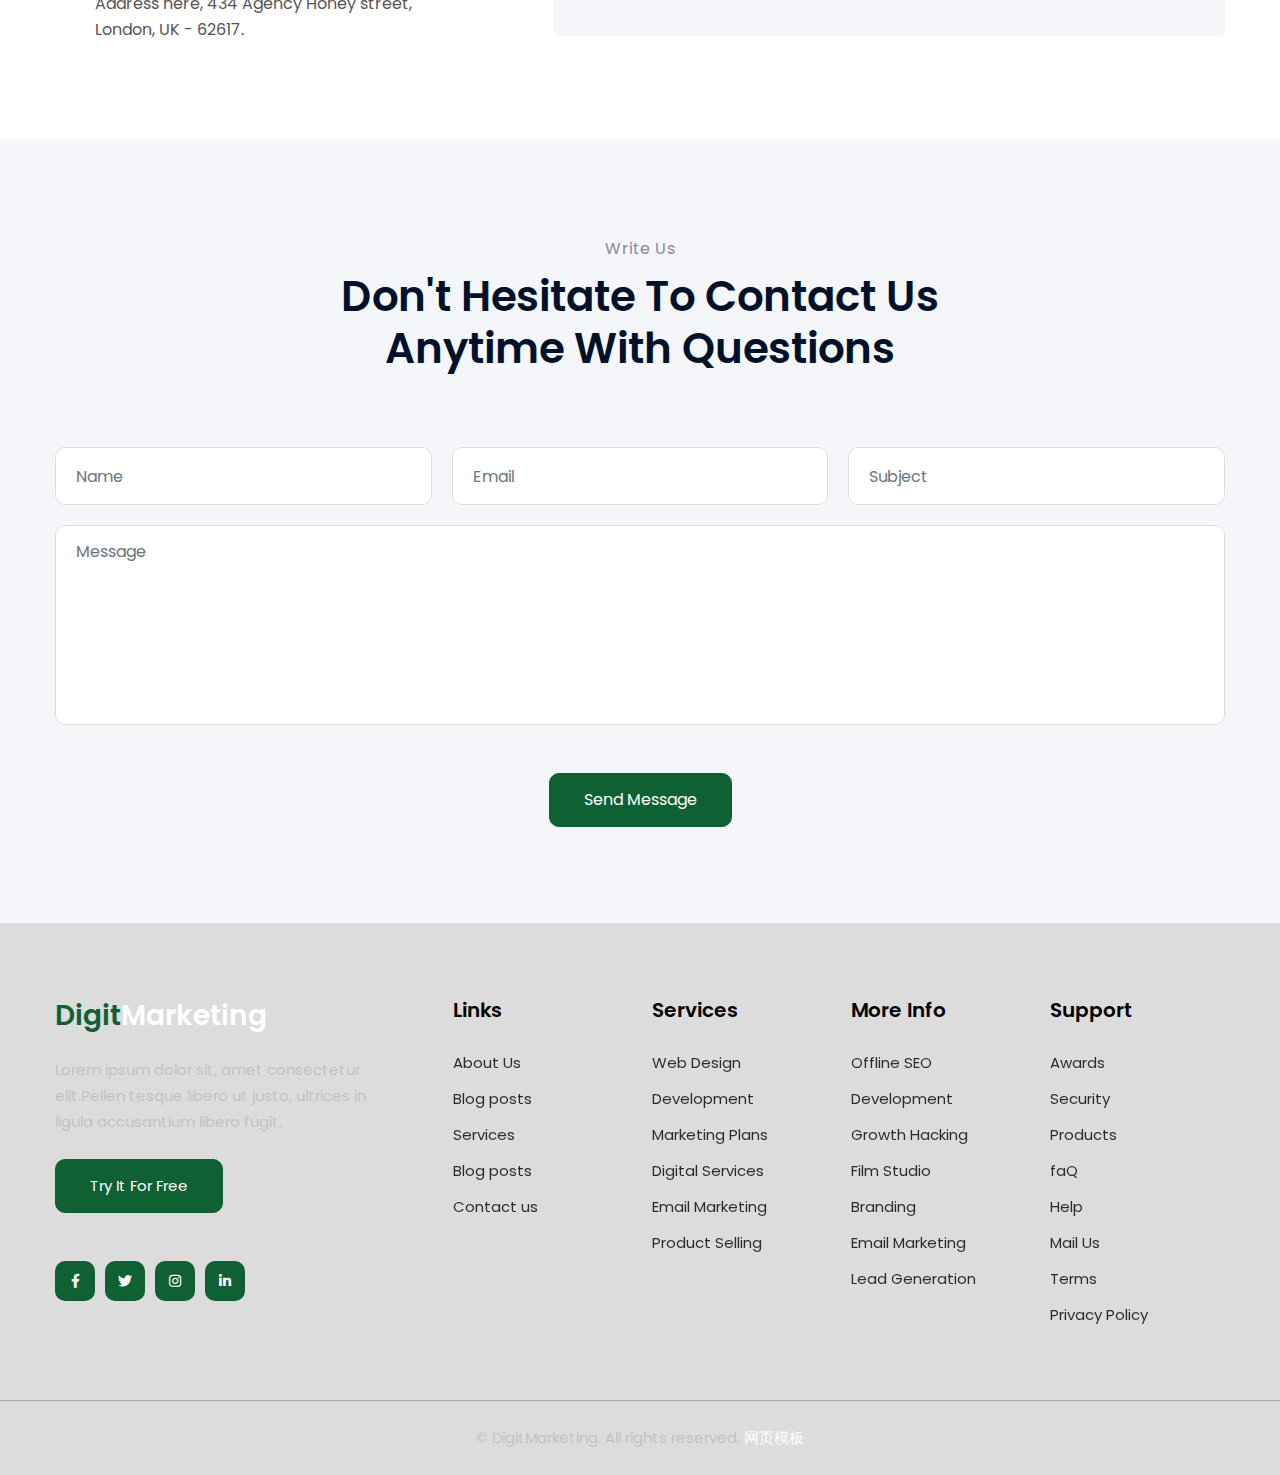
<file: landing.html>
<!doctype html>
<html lang="en">

<head>
    <!-- Required meta tags -->
    <meta charset="utf-8">
    <meta name="viewport" content="width=device-width, initial-scale=1, shrink-to-fit=no">
    <title>DigitMarketing - Business Category Bootstrap Responsive Template | Landing Page</title>
    <!--/google-fonts -->
    <link href="https://fonts.googleapis.com/css2?family=Poppins:ital,wght@0,300;0,400;0,700;1,400;1,600&display=swap" rel="stylesheet">
    <!--//google-fonts -->
    <!-- Template CSS -->
    <link rel="stylesheet" href="assets/css/style-liberty.css">
</head>

<body>
    <!--/Header-->
    <header id="site-header" class="fixed-top">
        <div class="container">
            <nav class="navbar navbar-expand-lg navbar-light stroke py-lg-0">
                <h1><a class="navbar-brand pe-xl-5 pe-lg-4" href="index.html">
                        <span class="sublog">Digit</span>Marketing
                    </a></h1>
                <button class="navbar-toggler collapsed" type="button" data-bs-toggle="collapse" data-bs-target="#navbarScroll" aria-controls="navbarScroll" aria-expanded="false" aria-label="Toggle navigation">
                    <span class="navbar-toggler-icon fa icon-expand fa-bars"></span>
                    <span class="navbar-toggler-icon fa icon-close fa-times"></span>
                </button>
                <div class="collapse navbar-collapse" id="navbarScroll">
                    <ul class="navbar-nav me-lg-auto my-2 my-lg-0 navbar-nav-scroll">
                        <li class="nav-item">
                            <a class="nav-link active" aria-current="page" href="index.html">Home</a>
                        </li>
                        <li class="nav-item">
                            <a class="nav-link scroll" href="#about">About</a>
                        </li>
                        <li class="nav-item">
                            <a class="nav-link scroll" href="#services">Services</a>
                        </li>
                        <li class="nav-item dropdown">
                            <a class="nav-link dropdown-toggle" href="#Pages" id="navbarDropdown" role="button" data-bs-toggle="dropdown" aria-expanded="false">
                                Sections <span class="fa fa-angle-down ms-1"></span>
                            </a>
                            <ul class="dropdown-menu" aria-labelledby="navbarDropdown">
                                <li><a class="dropdown-item pt-2 scroll" href="#circle">Progress</a></li>
                                <li><a class="dropdown-item scroll" href="#tabs">Specialization</a></li>
                                <li><a class="dropdown-item scroll" href="#">Team</a></li>
                                <li><a class="dropdown-item scroll" href="#video">Video</a></li>
                                <li><a class="dropdown-item scroll" href="#blog">Blog Posts</a></li>
                                <li><a class="dropdown-item scroll" href="#clients">Teastimonials</a></li>
                            </ul>
                        </li>

                        <li class="nav-item">
                            <a class="nav-link scroll" href="#contact">Contact</a>
                        </li>

                    </ul>
                    <ul class="navbar-nav search-right mt-lg-0 mt-2">
                        <li class="nav-item" title="Search"><a href="#search" class="search-search">
                                <span class="fas fa-search" aria-hidden="true"></span></a></li>
                        <li class="nav-item me-lg-3"><a href="" class="phone-btn btn btn-primary btn-style d-none d-lg-block btn-style ms-2">Purchase</a></li>
                    </ul>

                    <!-- //toggle switch for light and dark theme -->

                    <!-- search popup -->
                    <div id="search" class="w3lpop-overlay">
                        <div class="w3lpopup">
                            <form action="#formsearch" method="GET" class="d-sm-flex">
                                <input class="form-control me-2" type="search" placeholder="Search here..." aria-label="Search" required="">
                                <button class="btn btn-style btn-primary" type="submit">Search</button>
                                <a class="close" href="#formsearch">&times;</a>
                            </form>
                        </div>
                    </div>
                    <!-- /search popup -->
                </div>
                <!-- toggle switch for light and dark theme -->
                <div class="mobile-position">
                    <nav class="navigation">
                        <div class="theme-switch-wrapper">
                            <label class="theme-switch" for="checkbox">
                                <input type="checkbox" id="checkbox">
                                <div class="mode-container">
                                    <i class="gg-sun"></i>
                                    <i class="gg-moon"></i>
                                </div>
                            </label>
                        </div>
                    </nav>
                </div>
                <!-- //toggle switch for light and dark theme -->
            </nav>
        </div>
    </header>
    <!--//Header-->
    <!-- main-slider -->
    <section class="w3l-main-content" id="home">
        <div class="container">
            <div class="row align-items-center w3l-slider-grids">
                <div class="col-lg-6 w3l-slider-left-info pe-lg-5">
                    <h6 class="title-subhny mb-2">We are gathered</h6>
                    <h3 class="mb-2 title"> <span>For</span> Your </h3>
                    <h3 class="mb-4 title"><span class="typed-text"></span><span class="cursor">&nbsp</span></h3>
                    <p class="w3banr-p">Lorem ipsum dolor sit amet consectetur adipisicing elit. Provident, excepturi.
                        Distinctio accusantium fugit odit fugit ipsam.</p>
                    <div class="w3l-buttons mt-sm-5 mt-4">
                        <a class="btn btn-primary btn-style me-2" href="about.html">Read More </a>
                        <a class="btn btn-outline-primary btn-style " href="contact.html"> Get Started </a>
                    </div>
                </div>
                <div class="col-lg-6 w3l-slider-right-info mt-lg-0 mt-5 ps-lg-5 align-items-center">
                    <div class="w3l-main-slider banner-slider">
                        <div class="owl-one owl-carousel owl-theme">
                            <div class="item">
                                <div class="slider-info">
                                    <div class="w3l-slidehny-img banner-top1">
                                        <img src="assets/images/banner1.jpg" alt="" class="radius-image img-fluid">
                                    </div>
                                </div>
                            </div>
                            <div class="item">
                                <div class="slider-info">
                                    <div class="w3l-slidehny-img banner-top2">
                                        <img src="assets/images/banner2.jpg" alt="" class="radius-image img-fluid">
                                    </div>
                                </div>
                            </div>
                            <div class="item">
                                <div class="slider-info">
                                    <div class="w3l-slidehny-img banner-top3">
                                        <img src="assets/images/banner3.jpg" alt="" class="radius-image img-fluid">
                                    </div>
                                </div>
                            </div>
                            <div class="item">
                                <div class="slider-info">
                                    <div class="w3l-slidehny-img banner-top4">
                                        <img src="assets/images/banner4.jpg" alt="" class="radius-image img-fluid">
                                    </div>
                                </div>
                            </div>
                        </div>
                    </div>
                </div>
            </div>
        </div>
    </section>
    <!-- /main-slider -->
    <section class="w3l-grids-3 py-5" id="services">
        <div class="container py-md-5 py-3">
            <div class="row align-items-center">
                <div class="col-lg-6 header-sec">
                    <h6 class="title-subhny mb-2">Design & Marketing</h6>
                    <h3 class="title-w3l">
                        Let's grow your business together.
                    </h3>
                </div>
                <div class="col-lg-6 header-sec-paraw3 ps-lg-4">
                    <p class="">Lorem ipsum viverra feugiat. Pellen tesque libero ut justo,
                        ultrices in ligula. Semper at tempufddfel. Lorem ipsum dolor sit amet
                        elit. Non quae, fugiat nihil ad. Lorem ipsum dolor sit amet.</p>
                </div>
            </div>
            <div class="row bottom_grids text-left mt-lg-5 align-items-center">
                <div class="col-lg-4 col-md-6 mt-5">
                    <div class="grid-block">
                        <a href="#grids" class="d-block">
                            <div class="grid-block-infw3">
                                <div class="grid-block-icon"><span class="fas fa-user-shield"></span></div>
                                <h4 class="my-3">Great Support.</h4>
                            </div>
                            <p class="">Lorem ipsum viverra feugiat. Pellen tesque libero ut justo, ultrices in ligula.Lorem ipsum viverra feugiat. </p>
                        </a>
                    </div>
                </div>
                <div class="col-lg-4 col-md-6 mt-5">
                    <div class="grid-block active">
                        <a href="#grids" class="d-block">
                            <div class="grid-block-infw3">
                                <div class="grid-block-icon"><span class="far fa-edit"></span></div>
                                <h4 class="my-3">Perfect Design.</h4>
                            </div>
                            <p class="">Lorem ipsum viverra feugiat. Pellen tesque libero ut justo, ultrices in ligula.Lorem ipsum viverra feugiat. </p>
                        </a>
                    </div>
                </div>
                <div class="col-lg-4 col-md-6 mt-5">
                    <div class="grid-block">
                        <a href="#grids" class="d-block">
                            <div class="grid-block-infw3">
                                <div class="grid-block-icon"><span class="fas fa-signal" aria-hidden="true"></span></div>

                                <h4 class="my-3">
                                    SEO Optimized.</h4>
                            </div>
                            <p class="">Lorem ipsum viverra feugiat. Pellen tesque libero ut justo, ultrices in ligula.Lorem ipsum viverra feugiat. </p>
                        </a>
                    </div>
                </div>
            </div>
        </div>
    </section>
    <!--//grids-->

    <!--/circles-section-->
    <section class="w3l-circles-sec" id="circle">
        <div class="midd-w3 py-5">
            <div class="container py-lg-5 py-3">
                <!--/row-2-->
                <div class="w3l-circles">
                    <div class="w3l-circles-infhny">
                        <div class="title-content text-left">
                            <h6 class="title-subhny mb-2">Open the future</h6>
                            <h3 class="title-w3l two">Innovative Design & Branding

                            </h3>
                        </div>
                        <p class="mt-md-4 mt-3">Lorem ipsum viverra feugiat. Pellen tesque libero ut justo,
                            ultrices in ligula. Semper at tempufddfel. Lorem ipsum dolor sit amet
                            elit. Non quae, fugiat nihil ad. Lorem ipsum dolor sit amet. </p>
                        <div class="circles-right mt-5 align-self position-relative">
                            <div class="progress-circles">
                                <div class="circle1">
                                    <div id="progress" data-dimension="150" data-text="95%" data-fontsize="28" data-percent="95" data-fgcolor="#fc3d21" data-bgcolor="#ffff" data-width="15" data-bordersize="6" data-animationstep="2">
                                    </div>
                                    <h4>Design</h4>
                                </div>
                                <div class="circle1">
                                    <div id="progress1" data-dimension="150" data-text="75%" data-fontsize="28" data-percent="75" data-fgcolor="#fc3d21" data-bgcolor="#fff" data-width="15" data-bordersize="6" data-animationstep="2">
                                    </div>
                                    <h4>24/7 Support</h4>
                                </div>
                                <div class="circle1">
                                    <div id="progress2" data-dimension="150" data-text="100%" data-fontsize="28" data-percent="100" data-fgcolor="#fc3d21" data-bgcolor="#fff" data-width="15" data-bordersize="6" data-animationstep="2">
                                    </div>
                                    <h4>Daily Updates</h4>
                                </div>
                            </div>
                        </div>
                    </div>
                </div>
                <!--//row-2-->

            </div>
        </div>
    </section>
    <!--//circles-section-->
    <!--/tabs-faqs-->
    <section class="w3l-products py-5" id="tabs">
        <div class="container py-lg-5 py-md-4 py-2">
            <div class="header-sec mx-auto text-center">
                <h6 class="title-subhny mb-2">We Provide</h6>
                <h3 class="title-w3l mb-5">Specialization in developing<br> business strategy
                </h3>
            </div>
            <div class="row">
                <div class="col-lg-12 mx-auto">

                    <!--Horizontal Tab-->
                    <div id="parentHorizontalTab">
                        <ul class="resp-tabs-list hor_1 mb-2">
                            <li>What we do</li>
                            <li>Our Mission</li>
                            <li>Social impact</li>
                            <li>Marketing</li>
                            <div class="clear"></div>
                        </ul>
                        <div class="resp-tabs-container hor_1">
                            <div class="products-content">
                                <div class="row mt-4">
                                    <div class="col-lg-6 tabw3-left">
                                        <h4 class="head">Lorem ipsum dolor sit amet, consectetur adipiscing elit, sed do eiusmod tempor
                                            incididunt ut labore et dolore </h4>
                                        <p>Lorem ipsum dolor sit amet, elit. Id ab commodi impedit magnam sint voluptates.
                                            Minima velit expedita maiores, sit at in!</p>
                                        <ul class="w3l-right-book mt-4">
                                            <li><span class="fa fa-check" aria-hidden="true"></span>Always Fast and friendly support</li>
                                            <li><span class="fa fa-check" aria-hidden="true"></span>We offer wide range of skills</li>
                                            <li><span class="fa fa-check" aria-hidden="true"></span>We help analyze,transform business models</li>
                                            <li><span class="fa fa-check" aria-hidden="true"></span>Experienced Professional Team</li>
                                            <li><span class="fa fa-check" aria-hidden="true"></span>consulting services include project management</li>
                                            <li><span class="fa fa-check" aria-hidden="true"></span>Manage your workflow and tasks successfully</li>
                                        </ul>
                                    </div>
                                    <div class="col-lg-6 tabw3-right ps-lg-5 mt-lg-0 mt-5">
                                        <img src="assets/images/g9.jpg" class="img-fluid radius-image" alt="">
                                    </div>
                                </div>
                            </div>
                            <div class="products-content">
                                <div class="row mt-4">
                                    <div class="col-lg-6 tabw3-right">
                                        <img src="assets/images/g3.jpg" class="img-fluid radius-image" alt="">
                                    </div>
                                    <div class="col-lg-6 tabw3-left ps-lg-5 mt-lg-0 mt-5">
                                        <h4 class="head">Lorem ipsum dolor sit amet, consectetur adipiscing elit, sed do eiusmod tempor
                                            incididunt ut labore et dolore </h4>
                                        <p>Lorem ipsum dolor sit amet, elit. Id ab commodi impedit magnam sint voluptates.
                                            Minima velit expedita maiores, sit at in!</p>
                                        <ul class="w3l-right-book mt-4">
                                            <li><span class="fa fa-check" aria-hidden="true"></span>Always Fast and friendly support</li>
                                            <li><span class="fa fa-check" aria-hidden="true"></span>Experienced Professional Team</li>
                                            <li><span class="fa fa-check" aria-hidden="true"></span>Always Fast and friendly support</li>
                                            <li><span class="fa fa-check" aria-hidden="true"></span>Experienced Professional Team</li>
                                        </ul>
                                    </div>

                                </div>
                            </div>
                            <div class="products-content">
                                <div class="row mt-4">

                                    <div class="col-lg-6 tabw3-left">
                                        <h4 class="head">Lorem ipsum dolor sit amet, consectetur adipiscing elit, sed do eiusmod tempor
                                            incididunt ut labore et dolore </h4>
                                        <p>Lorem ipsum dolor sit amet, elit. Id ab commodi impedit magnam sint voluptates.
                                            Minima velit expedita maiores, sit at in!</p>
                                        <ul class="w3l-right-book mt-4">
                                            <li><span class="fa fa-check" aria-hidden="true"></span>Always Fast and friendly support</li>
                                            <li><span class="fa fa-check" aria-hidden="true"></span>We offer wide range of skills</li>
                                            <li><span class="fa fa-check" aria-hidden="true"></span>We help analyze,transform business models</li>
                                            <li><span class="fa fa-check" aria-hidden="true"></span>Experienced Professional Team</li>
                                            <li><span class="fa fa-check" aria-hidden="true"></span>consulting services include project management</li>
                                            <li><span class="fa fa-check" aria-hidden="true"></span>Manage your workflow and tasks successfully</li>
                                        </ul>
                                    </div>
                                    <div class="col-lg-6 tabw3-right ps-lg-5 mt-lg-0 mt-5">
                                        <img src="assets/images/g8.jpg" class="img-fluid radius-image" alt="">
                                    </div>
                                </div>
                            </div>
                            <div class="products-content">
                                <div class="row mt-4">
                                    <div class="col-lg-6 tabw3-right">
                                        <img src="assets/images/g7.jpg" class="img-fluid radius-image" alt="">
                                    </div>
                                    <div class="col-lg-6 tabw3-left ps-lg-5 mt-lg-0 mt-5">
                                        <h4 class="head">Lorem ipsum dolor sit amet, consectetur adipiscing elit, sed do eiusmod tempor
                                            incididunt ut labore et dolore </h4>
                                        <p>Lorem ipsum dolor sit amet, elit. Id ab commodi impedit magnam sint voluptates.
                                            Minima velit expedita maiores, sit at in!</p>
                                        <ul class="w3l-right-book mt-4">
                                            <li><span class="fa fa-check" aria-hidden="true"></span>Always Fast and friendly support</li>
                                            <li><span class="fa fa-check" aria-hidden="true"></span>Experienced Professional Team</li>
                                            <li><span class="fa fa-check" aria-hidden="true"></span>Always Fast and friendly support</li>
                                            <li><span class="fa fa-check" aria-hidden="true"></span>Experienced Professional Team</li>
                                        </ul>
                                    </div>

                                </div>
                            </div>
                        </div>
                    </div>
                </div>
            </div>
        </div>
    </section>
    <!--//tabs-faqs-->
	<div style="margin: 8px auto; display: block; text-align:center;">

<!---728x90--->

 
</div>
    <!--/img-grids-->
    <section class="w3l-img-grids" id="about">
        <div class="blog py-5" id="classes">
            <div class="container py-lg-5">
                <div class="row align-items-center">
                    <div class="col-lg-4 col-md-6 item mt-lg-0 mt-5">
                        <div class="w3img-grids-info">
                            <div class="w3img-grids-info-gd position-relative">
                                <a href="#services">
                                    <div class="page">
                                        <div class="photobox photobox_triangular photobox_scale-rotated">
                                            <div class="photobox__previewbox media-placeholder">
                                                <img class="img-fluid photobox__preview media-placeholder__media radius-image" src="assets/images/g1.jpg" alt="">
                                            </div>
                                            <div class="photobox__info-wrapper">
                                                <div class="photobox__info"><span>Responsive</span></div>
                                            </div>
                                        </div>
                                    </div>
                                </a>
                                <div class="w3img-grids-info-gd-content mt-4">
                                    <a href="#gridsimg" class="titile-img d-block">
                                        <h4 class="mb-2">
                                            Research.</h4>
                                    </a>
                                    <p class="">Lorem ipsum viverra feugiat. Pellen tesque libero ut justo, ultrices in ligula.Lorem ipsum viverra feugiat. </p>

                                </div>
                            </div>

                        </div>
                    </div>
                    <div class="col-lg-4 col-md-6 item mt-lg-0 mt-5">
                        <div class="w3img-grids-info">
                            <div class="w3img-grids-info-gd position-relative">
                                <a href="#services">
                                    <div class="page">

                                        <div class="photobox photobox_triangular photobox_scale-rotated">
                                            <div class="photobox__previewbox media-placeholder">
                                                <img class="img-fluid photobox__preview media-placeholder__media radius-image" src="assets/images/g2.jpg" alt="">
                                            </div>
                                            <div class="photobox__info-wrapper">
                                                <div class="photobox__info"><span>Unlimited </span></div>
                                            </div>
                                        </div>

                                    </div>
                                </a>
                                <div class="w3img-grids-info-gd-content mt-4">
                                    <a href="#gridsimg" class="titile-img d-block">
                                        <h4 class="mb-2">
                                            Presentation.</h4>
                                    </a>
                                    <p class="">Lorem ipsum viverra feugiat. Pellen tesque libero ut justo, ultrices in ligula.Lorem ipsum viverra feugiat. </p>

                                </div>
                            </div>

                        </div>
                    </div>
                    <div class="col-lg-4 col-md-6 item mt-lg-0 mt-5">
                        <div class="w3img-grids-info">
                            <div class="w3img-grids-info-gd position-relative">
                                <a href="#services">
                                    <div class="page">
                                        <div class="photobox photobox_triangular photobox_scale-rotated">
                                            <div class="photobox__previewbox media-placeholder">
                                                <img class="img-fluid photobox__preview media-placeholder__media radius-image" src="assets/images/g3.jpg" alt="">
                                            </div>
                                            <div class="photobox__info-wrapper">
                                                <div class="photobox__info"><span> Integration</span></div>
                                            </div>

                                        </div>
                                    </div>
                                </a>
                                <div class="w3img-grids-info-gd-content mt-4">
                                    <a href="#gridsimg" class="titile-img d-block">
                                        <h4 class="mb-2">
                                            Meeting.</h4>
                                    </a>
                                    <p class="">Lorem ipsum viverra feugiat. Pellen tesque libero ut justo, ultrices in ligula.Lorem ipsum viverra feugiat. </p>

                                </div>
                            </div>

                        </div>
                    </div>
                </div>
            </div>
        </div>
    </section>
    <!--//img-grids-->
   <div style="margin: 8px auto; display: block; text-align:center;">

<!---728x90--->
 
</div>
    <!--/video-section-->
    <section class="w3l-video" id="video">
        <div class="video-mid-w3 py-5">
            <div class="container py-md-5 py-3">
                <!--/row-1-->
                <div class="row">
                    <div class="col-lg-6 mt-lg-0 mb-5 align-self pe-lg-3">
                        <div class="title-content text-left">
                            <h6 class="title-subhny mb-2">Time to grow</h6>
                            <h3 class="title-w3l two">Make better ideas happen fast
                            </h3>
                        </div>
                        <p class="mt-md-4 mt-3">Lorem ipsum dolor sit amet, consectetuer adipiscing elit, sed diam nonummy nibh euismod tincidunt ut laoreet dolore magna aliquam erat volutpat. Ut wisi enim ad minim veniam</p>
                        <div class="w3l-two-buttons">
                            <a href="about.html" class="btn btn-style btn-primary mt-lg-5 mt-4">Read More </a>
                            <a href="#view" class="btn btn-style btn-white mt-lg-5 mt-4 ms-2"> Contact Us</a>
                        </div>
                    </div>
                    <div class="col-lg-6 videow3-right ps-lg-5">
                        <div class="w3l-index5 py-5">
                            <div class="history-info align-self text-center py-5 my-lg-5">
                                <div class="position-relative py-5">
                                    <a href="#small-dialog1" class="popup-with-zoom-anim play-view text-center position-absolute">
                                        <span class="video-play-icon">
                                            <span class="fa fa-play"></span>
                                        </span>
                                    </a>
                                    <!-- dialog itself, mfp-hide class is required to make dialog hidden -->
                                    <div id="small-dialog1" class="zoom-anim-dialog mfp-hide">
                                        <iframe src="#" sandbox="" frameborder="0" allow="autoplay; fullscreen" allowfullscreen=""></iframe>
                                    </div>
                                </div>
                            </div>
                        </div>
                    </div>
                </div>
                <!--//row-1-->
            </div>
        </div>
    </section>
    <!--//video-section-->
	<div style="margin: 8px auto; display: block; text-align:center;">

<!---728x90--->
 
</div>
    <!--/services-->
    <section class="w3l-services2" id="services2">
        <div id="cwp23-block" class="py-5">
            <div class="container py-lg-5">
                <div class="row cwp23-content">
                    <div class="col-lg-6 cwp23-img">
                        <div class="w3l-market-seo-img">
                            <img src="assets/images/mac-business.png" alt="business" class="img-fluid">
                        </div>
                    </div>
                    <div class="col-lg-6 cwp23-text mt-lg-0 mt-5 ps-lg-5">
                        <h6 class="title-subhny mb-2">What We Offer</h6>
                        <h3 class="title-w3l mb-4">The digital marketing agency for growth
                        </h3>

                        <p class="mb-4">Sed volutpat eget dui ut tempus. Fusce fringilla tincidunt laoreet
                            Morbi ac metus vitae diam scelerisque malesuada eget eu mauris.Cras varius lorem ac velit pharetra.

                        </p>
                        <div class="w3l-buttons mt-sm-5 mt-4">
                            <a class="btn btn-primary btn-style me-2" href="services.html">Read More </a>
                            <a class="btn btn-outline-primary btn-style mr-2" href="contact.html"> Contact Us </a>
                        </div>

                    </div>
                </div>

            </div>
        </div>
    </section>

    <!--//services-->
    <!--/team-sec-->
    <div class="w3l-team-main py-5" id="team">
        <div class="container py-md-5 py-3">
            <div class="header-secw3 text-center">
                <div class="header-secw3 text-center">
                    <h6 class="title-subhny mb-2">Our Team</h6>
                    <h3 class="title-w3l mb-3">
                        Creative Team
                    </h3>
                </div>

            </div>
            <div class="row w3ls_team_grids text-center">
                <div class="col-md-3 col-6 w3_agile_team_grid mt-md-5 mt-4">
                    <div class="box4">
                        <a href="#"> <img src="assets/images/team1.jpg" alt=" " class="img-fluid radius-image"></a>
                        <div class="box-content">
                            <h3 class="title">Web Developer</h3>
                            <ul class="icon">
                                <li><a href="#" class="fab fa-facebook-f"></a></li>
                                <li><a href="#" class="fab fa-instagram"></a></li>
                            </ul>
                        </div>
                    </div>

                    <h4><a href="#url" class="title-head">
                            Glendell Paul</a></h4>
                    <p>Lorem ipsum</p>
                </div>
                <div class="col-md-3 col-6 w3_agile_team_grid mt-md-5 mt-4">
                    <div class="box4">
                        <a href="#"> <img src="assets/images/team2.jpg" alt=" " class="img-fluid radius-image"></a>
                        <div class="box-content">
                            <h3 class="title">Editor</h3>
                            <ul class="icon">
                                <li><a href="#" class="fab fa-facebook-f"></a></li>
                                <li><a href="#" class="fab fa-instagram"></a></li>
                            </ul>
                        </div>
                    </div>
                    <h4><a href="#url" class="title-head">
                            Dania Ruthor</a></h4>
                    <p>Lorem ipsum</p>
                </div>
                <div class="col-md-3 col-6 w3_agile_team_grid mt-md-5 mt-4">
                    <div class="box4">
                        <a href="#"> <img src="assets/images/team3.jpg" alt=" " class="img-fluid radius-image"></a>
                        <div class="box-content">
                            <h3 class="title">UX Designer</h3>
                            <ul class="icon">
                                <li><a href="#" class="fab fa-facebook-f"></a></li>
                                <li><a href="#" class="fab fa-instagram"></a></li>
                            </ul>
                        </div>
                    </div>
                    <h4><a href="#url" class="title-head">
                            Gambria Rich</a></h4>
                    <p>Lorem ipsum</p>
                </div>
                <div class="col-md-3 col-6 w3_agile_team_grid mt-md-5 mt-4">
                    <div class="box4">
                        <a href="#"> <img src="assets/images/team4.jpg" alt=" " class="img-fluid radius-image"></a>
                        <div class="box-content">
                            <h3 class="title">Web Designer</h3>
                            <ul class="icon">
                                <li><a href="#" class="fab fa-facebook-f"></a></li>
                                <li><a href="#" class="fab fa-instagram"></a></li>
                            </ul>
                        </div>
                    </div>
                    <h4><a href="#url" class="title-head">
                            Laura Carl</a></h4>
                    <p>Lorem ipsum</p>
                </div>

            </div>
        </div>
    </div>
    <!--//team-sec-->

    <!--/blogs-grids-->
    <section class="w3l-courses" id="blog">
        <div class="blog py-5" id="classes">
            <div class="container py-lg-5">
                <div class="header-secw3 text-center">
                    <h6 class="title-subhny mb-2">Blog Posts</h6>
                    <h3 class="title-w3l">Recent Blog
                        Post
                    </h3>
                </div>

                <div class="row align-items-center">
                    <div class="col-lg-4 col-md-6 item mt-md-5 mt-4">
                        <div class="card">
                            <div class="card-header p-0 position-relative">
                                <a href="blog-single.html">
                                    <div class="page">
                                        <div class="photobox photobox_triangular photobox_scale-rotated">
                                            <div class="photobox__previewbox media-placeholder">
                                                <img class="img-fluid photobox__preview media-placeholder__media" src="assets/images/g4.jpg" alt="maketing">
                                            </div>
                                            <div class="photobox__info-wrapper">
                                                <div class="photobox__info"><span class="fas fa-plus"></span></div>
                                            </div>
                                        </div>
                                    </div>
                                </a>
                            </div>
                            <div class="card-body course-details">
                                <div class="course-meta mb-3">
                                    <div class="meta-item course-lesson">
                                        <a href="#"><span class="fas fa-user"></span>
                                            <span class="meta-value">By Admin </span></a>
                                    </div>

                                    <div class="meta-item course-students">
                                        <span class="far fa-calendar-alt"></span>
                                        <span class="meta-value"> 12.10.2021 </span>
                                    </div>
                                </div>
                                <a href="blog-single.html" class="course-desc">How to become a best sale marketer in a year!
                                </a>
                            </div>
                        </div>
                    </div>

                    <div class="col-lg-4 col-md-6 item mt-md-5 mt-4">
                        <div class="card">
                            <div class="card-header p-0 position-relative">
                                <a href="blog-single.html">
                                    <div class="page">
                                        <div class="photobox photobox_triangular photobox_scale-rotated">
                                            <div class="photobox__previewbox media-placeholder">
                                                <img class="img-fluid photobox__preview media-placeholder__media" src="assets/images/g5.jpg" alt="maketing">
                                            </div>
                                            <div class="photobox__info-wrapper">
                                                <div class="photobox__info"><span class="fas fa-plus"></span></div>
                                            </div>
                                        </div>
                                    </div>
                                </a>
                            </div>
                            <div class="card-body course-details">
                                <div class="course-meta mb-3">
                                    <div class="meta-item course-lesson">
                                        <a href="#"><span class="fas fa-user"></span>
                                            <span class="meta-value">By Admin </span></a>
                                    </div>

                                    <div class="meta-item course-students">
                                        <span class="far fa-calendar-alt"></span>
                                        <span class="meta-value"> 12.10.2021 </span>
                                    </div>
                                </div>
                                <a href="blog-single.html" class="course-desc">Create a gorgeous blog that will capture the attention.
                                </a>
                            </div>
                        </div>
                    </div>

                    <div class="col-lg-4 col-md-6 item mt-md-5 mt-4">
                        <div class="card">
                            <div class="card-header p-0 position-relative">
                                <a href="blog-single.html">
                                    <div class="page">
                                        <div class="photobox photobox_triangular photobox_scale-rotated">
                                            <div class="photobox__previewbox media-placeholder">
                                                <img class="img-fluid photobox__preview media-placeholder__media" src="assets/images/g6.jpg" alt="maketing">
                                            </div>
                                            <div class="photobox__info-wrapper">
                                                <div class="photobox__info"><span class="fas fa-plus"></span></div>
                                            </div>
                                        </div>
                                    </div>
                                </a>
                            </div>
                            <div class="card-body course-details">
                                <div class="course-meta mb-3">
                                    <div class="meta-item course-lesson">
                                        <a href="#"><span class="fas fa-user"></span>
                                            <span class="meta-value">By Admin </span></a>
                                    </div>

                                    <div class="meta-item course-students">
                                        <span class="far fa-calendar-alt"></span>
                                        <span class="meta-value"> 12.10.2021 </span>
                                    </div>
                                </div>
                                <a href="blog-single.html" class="course-desc">The magic of marketing, the science of sales
                                </a>
                            </div>
                        </div>
                    </div>
                </div>
            </div>
        </div>
    </section>
    <!--//blogs-grids->
    <!--/tabs-faqs-->
    <section class="w3l-products w3l-faq-block py-5" id="projects">
        <div class="container py-md-5 py-2">
            <div class="header-secw3 text-center mb-5">
                <h6 class="title-subhny mb-2">faqs</h6>
                <h3 class="title-w3l mb-4">Ask Your Questions

                </h3>
            </div>
            <div class="row">
                <div class="col-lg-6 mx-auto pe-lg-5">
                    <div class="w3hny-business-img">
                        <img src="assets/images/g8.jpg" alt="" class="img-fluid radius-image">
                    </div>

                </div>
                <div class="col-lg-6 mt-lg-0 mt-sm-5 mt-4">
                    <div class="accordion">
                        <div class="accordion-item">
                            <button id="accordion-button-1" aria-expanded="true"><span class="accordion-title">How much does
                                    a static website cost?</span><span class="icon" aria-hidden="true"></span></button>
                            <div class="accordion-content">
                                <p>Lorem ipsum dolor sit amet, consectetur adipiscing elit, sed do eiusmod tempor
                                    incididunt ut labore et dolore magna aliqua. Elementum sagittis vitae et leo duis
                                    ut. Ut tortor.</p>
                            </div>
                        </div>
                        <div class="accordion-item">
                            <button id="accordion-button-2" aria-expanded="false"><span class="accordion-title">How to
                                    choose a best web template?</span><span class="icon" aria-hidden="true"></span></button>
                            <div class="accordion-content">
                                <p>Lorem ipsum dolor sit amet, consectetur adipiscing elit, sed do eiusmod tempor
                                    incididunt ut labore et dolore magna aliqua. Elementum sagittis vitae et leo duis
                                    ut. Ut pretium.</p>
                            </div>
                        </div>
                        <div class="accordion-item">
                            <button id="accordion-button-3" aria-expanded="false"><span class="accordion-title">How to download a
                                    template?</span><span class="icon" aria-hidden="true"></span></button>
                            <div class="accordion-content">
                                <p>Lorem ipsum dolor sit amet, consectetur adipiscing elit, sed do eiusmod tempor
                                    incididunt ut labore et dolore magna aliqua. Elementum sagittis vitae et leo duis
                                    ut. Ut tortor.</p>
                            </div>
                        </div>
                        <div class="accordion-item">
                            <button id="accordion-button-4" aria-expanded="false"><span class="accordion-title">Why should i choose a
                                    free website?</span><span class="icon" aria-hidden="true"></span></button>
                            <div class="accordion-content">
                                <p>Lorem ipsum dolor sit amet, consectetur adipiscing elit, sed do eiusmod tempor
                                    incididunt ut labore et dolore magna aliqua. Elementum sagittis vitae et leo duis
                                    ut. Ut potenti.</p>
                            </div>
                        </div>

                    </div>
                </div>
            </div>
        </div>
    </section>
    <!--//tabs-faqs-->

    <!--/w3l-project-->
    <section class="w3l-project-main">
        <div class="container">
            <div class="w3l-project py-md-5 py-4">
                <div class="row py-5 align-items-center">
                    <div class="col-lg-6 w3l-project-right">
                        <div class="bottom-info">
                            <div class="header-section pr-lg-5">
                                <h6 class="title-subhny mb-2">Stay Update!</h6>
                                <h3 class="title-w3l">Subscribe to our newsletter
                                </h3>
                            </div>
                        </div>
                    </div>
                    <div class="col-lg-6 w3l-project-left">
                        <form action="#" method="post" class="subscribe-wthree mt-lg-5 mt-4">
                            <div class="flex-wrap subscribe-wthree-field">
                                <input class="form-control" type="email" placeholder="Your Email Address" name="email" required="">
                                <button class="btn btn-style btn-primary" type="submit">Subscribe</button>
                            </div>
                        </form>
                    </div>
                </div>
            </div>
        </div>
    </section>
    <!--//w3l-project-->

    <!-- testimonials -->
    <section class="w3l-clients" id="clients">
        <!-- /grids -->
        <div class="cusrtomer-layout py-5">
            <div class="container py-lg-5 py-md-3">
                <!-- /grids -->
                <div class="testimonial-width">
                    <div id="owl-demo1" class="owl-two owl-carousel owl-theme">
                        <div class="item">
                            <div class="testimonial-content">
                                <div class="testimonial">
                                    <blockquote>
                                        <i class="fas fa-quote-left"></i>
                                        <q> Lorem ipsum dolor sit amet consectetur adipisicing elit. Velit beatae
                                            laudantium
                                            voluptate rem ullam dolore nisi voluptatibus esse quasi, doloribus tempora.
                                            Dolores molestias adipisci dolor sit amet!.
                                            Lorem ipsum dolor sit amet.</q>
                                    </blockquote>
                                    <div class="testi-des">

                                        <div class="peopl align-self">
                                            <h3>John wilson</h3>
                                            <p class="indentity">Example City</p>
                                        </div>
                                    </div>
                                </div>
                            </div>
                        </div>
                        <div class="item">
                            <div class="testimonial-content">
                                <div class="testimonial">
                                    <blockquote>
                                        <i class="fas fa-quote-left"></i>
                                        <q> Lorem ipsum dolor sit amet consectetur adipisicing elit. Velit beatae
                                            laudantium
                                            voluptate rem ullam dolore nisi voluptatibus esse quasi, doloribus tempora.
                                            Dolores molestias adipisci dolor sit amet!.
                                            Lorem ipsum dolor sit amet.</q>
                                    </blockquote>
                                    <div class="testi-des">

                                        <div class="peopl align-self">
                                            <h3>Julia sakura</h3>
                                            <p class="indentity">Example City</p>
                                        </div>
                                    </div>
                                </div>
                            </div>
                        </div>
                        <div class="item">
                            <div class="testimonial-content">
                                <div class="testimonial">
                                    <blockquote>
                                        <i class="fas fa-quote-left"></i>
                                        <q> Lorem ipsum dolor sit amet consectetur adipisicing elit. Velit beatae
                                            laudantium
                                            voluptate rem ullam dolore nisi voluptatibus esse quasi, doloribus tempora.
                                            Dolores molestias adipisci dolor sit amet!.
                                            Lorem ipsum dolor sit amet.</q>
                                    </blockquote>
                                    <div class="testi-des">

                                        <div class="peopl align-self">
                                            <h3>Roy Linderson</h3>
                                            <p class="indentity">Example City</p>
                                        </div>
                                    </div>
                                </div>
                            </div>
                        </div>
                        <div class="item">
                            <div class="testimonial-content">
                                <div class="testimonial">
                                    <blockquote>
                                        <i class="fas fa-quote-left"></i>
                                        <q> Lorem ipsum dolor sit amet consectetur adipisicing elit. Velit beatae
                                            laudantium
                                            voluptate rem ullam dolore nisi voluptatibus esse quasi, doloribus tempora.
                                            Dolores molestias adipisci dolor sit amet!.
                                            Lorem ipsum dolor sit amet.</q>
                                    </blockquote>
                                    <div class="testi-des">

                                        <div class="peopl align-self">
                                            <h3>Mike Thyson</h3>
                                            <p class="indentity">Example City</p>
                                        </div>
                                    </div>
                                </div>
                            </div>
                        </div>
                    </div>
                </div>
            </div>
            <!-- /grids -->
        </div>
        <!-- //grids -->
    </section>
    <!-- //testimonials -->
    <!-- contact1 -->
    <section class="w3l-contact-1 py-5" id="contact">
        <div class="contacts-9 py-lg-5 py-md-4">
            <div class="container">
                <div class="row contact-view">
                    <div class="col-lg-5 cont-details pe-lg-5">
                        <div class="contactct-fm-text text-left">
                            <h6 class="title-subhny">Say Hello</h6>
                            <h3 class="title-w3l mb-2">Get In Touch
                            </h3>
                            <p class="mb-sm-5 mb-4">Start working with Us that can provide everything you need to generate awareness,
                                drive traffic,
                                connect.We guarantee that you’ll be able to have any issue resolved within 24 hours.</p>
                            <div class="cont-top">
                                <div class="cont-left text-center">
                                    <span class="fas fa-phone-alt"></span>
                                </div>
                                <div class="cont-right">
                                    <h5>Phone number</h5>
                                    <p><a href="tel:+(21) 255 088 4943">+(21) 255 088 4943</a></p>
                                </div>
                            </div>
                            <div class="cont-top margin-up">
                                <div class="cont-left text-center">
                                    <span class="fas fa-envelope-open-text"></span>
                                </div>
                                <div class="cont-right">
                                    <h5>Send Email</h5>
                                    <p><a href="/cdn-cgi/l/email-protection#4e0a2729273a032f3c253c3a2720290e232f2722602d2123" class="mail"><span class="__cf_email__" data-cfemail="d89cb1bfb1ac95b9aab3aaacb1b6bf98b5b9b1b4f6bbb7b5">[email&#160;protected]</span></a></p>
                                </div>
                            </div>
                            <div class="cont-top margin-up">
                                <div class="cont-left text-center">
                                    <span class="fas fa-map-marker-alt"></span>
                                </div>
                                <div class="cont-right">
                                    <h5>Office Address</h5>
                                    <p class="pr-lg-5">Address here, 434 Agency Honey street,<br> London, UK - 62617.</p>
                                </div>
                            </div>
                        </div>
                    </div>
                    <div class="col-lg-7 cont-details mt-lg-0 mt-5">
                        <div class="map-content-9">
                            <div class="map-iframe">
                                <iframe src="https://www.amap.com/" sandbox="" width="100%" height="400" frameborder="0" style="border: 0px;" allowfullscreen=""></iframe>
                            </div>
                        </div>
                    </div>
                </div>
            </div>
        </div>
    </section>
    <!-- /contact1 -->
    <!-- contact2 -->
    <section class="w3l-contact-1 w3hny-form-btm py-5" id="contact">
        <div class="contacts-9 py-lg-5 py-md-4">
            <div class="container">
                <div class="header-sec text-center mb-5">
                    <h6 class="title-subhny mb-2">Write Us</h6>
                    <h3 class="title-w3l">
                        Don't hesitate to contact us <br> anytime with questions
                    </h3>
                </div>
                <div class="contactct-fm map-content-9">
                    <form action="#" class="pt-lg-4" method="post">
                        <div class="twice-two">
                            <input type="text" class="form-control" name="w3lName" id="w3lName" placeholder="Name" required="">
                            <input type="email" class="form-control" name="w3lSender" id="w3lSender" placeholder="Email" required="">
                            <input type="text" class="form-control" name="w3lSubject" id="w3lSubject" placeholder="Subject" required="">
                        </div>

                        <textarea name="w3lMessage" class="form-control" id="w3lMessage" placeholder="Message" required=""></textarea>
                        <div class="text-lg-center">
                            <button type="submit" class="btn btn-primary btn-style mt-lg-5 mt-4">Send Message</button>
                        </div>
                    </form>
                </div>


            </div>
        </div>
    </section>
    <!-- /contact2 -->
    <!-- footer -->
    <section class="w3l-footer-29-main">
        <div class="footer-29 py-5">
            <div class="container py-lg-4">
                <div class="row footer-top-29">
                    <div class="col-lg-4 col-md-6 footer-list-29 footer-1 pe-lg-5">
                        <div class="footer-logo mb-4">
                            <h2><a class="navbar-brand" href="index.html">
                                    <span class="sublog">Digit</span>Marketing
                                </a></h2>
                        </div>
                        <p>Lorem ipsum dolor sit, amet consectetur elit.Pellen tesque libero ut justo, ultrices in ligula accusantium libero fugit.

                        </p>
                        <div class="w3l-two-buttons mt-4">
                            <a href="#trail" class="btn btn-primary btn-style"> Try it For Free </a>
                        </div>
                        <div class="main-social-footer-29 mt-5">
                            <a href="#facebook" class="facebook"><span class="fab fa-facebook-f"></span></a>
                            <a href="#twitter" class="twitter"><span class="fab fa-twitter"></span></a>
                            <a href="#instagram" class="instagram"><span class="fab fa-instagram"></span></a>
                            <a href="#linkedin" class="linkedin"><span class="fab fa-linkedin-in"></span></a>
                        </div>
                    </div>
                    <div class="col-lg-2 col-md-6 footer-list-29 footer-2 mt-sm-0 mt-5">

                        <ul>
                            <h6 class="footer-title-29">Links</h6>
                            <li><a href="about.html">About Us</a></li>
                            <li><a href="blog.html"> Blog posts</a></li>
                            <li><a href="services.html">Services</a></li>
                            <li><a href="blog.html"> Blog posts</a></li>
                            <li><a href="contact.html">Contact us</a></li>

                        </ul>
                    </div>
                    <div class="col-lg-2 col-md-6 footer-list-29 footer-3 mt-lg-0 mt-5">
                        <h6 class="footer-title-29">Services</h6>
                        <ul>
                            <li><a href="#traning">Web Design</a></li>
                            <li><a href="#traning">Development</a></li>
                            <li><a href="#traning">Marketing Plans</a></li>
                            <li><a href="#marketplace">Digital Services</a></li>
                            <li><a href="#experts">Email Marketing</a></li>
                            <li><a href="#platform">Product Selling</a></li>
                        </ul>

                    </div>
                    <div class="col-lg-2 col-md-6  footer-list-29 footer-4 mt-lg-0 mt-5">
                        <h6 class="footer-title-29">More Info</h6>
                        <ul>
                            <li><a href="#seo">Offline SEO</a></li>
                            <li><a href="#traning">Development</a></li>
                            <li><a href="#hack">Growth Hacking</a></li>
                            <li><a href="#studio">Film Studio</a></li>
                            <li><a href="#branding">Branding</a></li>
                            <li><a href="#experts">Email Marketing</a></li>
                            <li><a href="#marketplace">Lead Generation</a></li>
                        </ul>
                    </div>
                    <div class="col-lg-2 col-md-6  footer-list-29 footer-4 mt-lg-0 mt-5">
                        <h6 class="footer-title-29">Support</h6>
                        <ul>
                            <li><a href="#awards">Awards</a></li>
                            <li><a href="#secutiry">Security</a></li>

                            <li><a href="#proj">Products</a></li>
                            <li><a href="#efaq">faQ</a></li>
                            <li><a href="#help">Help</a></li>
                            <li><a href="#mail">Mail Us</a></li>
                            <li><a href="#terms">Terms
                                </a></li>
                            <li><a href="#policy">Privacy Policy</a></li>


                        </ul>
                    </div>
                </div>
            </div>
        </div>
        <!-- copyright -->
        <section class="w3l-copyright text-center">
            <div class="container">
                <p class="copy-footer-29">© DigitMarketing. All rights reserved. <a target="_blank" href="http://www.mobanwang.com/" title="网页模板">网页模板</a></p>
            </div>

            <!-- move top -->
            <button onclick="topFunction()" id="movetop" title="Go to top">
                <span class="fas fa-arrow-up"></span>
            </button>
            <script>
                // When the user scrolls down 20px from the top of the document, show the button
                window.onscroll = function() {
                    scrollFunction()
                };

                function scrollFunction() {
                    if (document.body.scrollTop > 20 || document.documentElement.scrollTop > 20) {
                        document.getElementById("movetop").style.display = "block";
                    } else {
                        document.getElementById("movetop").style.display = "none";
                    }
                }

                // When the user clicks on the button, scroll to the top of the document
                function topFunction() {
                    document.body.scrollTop = 0;
                    document.documentElement.scrollTop = 0;
                }

            </script>
            <!-- /move top -->
        </section>
        <!-- //copyright -->
    </section>
    <!-- //footer -->
    <!-- Js scripts -->
    <!-- Template JavaScript -->
    <script src="assets/js/jquery-3.3.1.min.js"></script>
    <script src="assets/js/theme-change.js"></script>
    <!-- /typig-text-->
    <script>
        const typedTextSpan = document.querySelector(".typed-text");
        const cursorSpan = document.querySelector(".cursor");

        const textArray = ["Creative Agency", "Digital Marketing", "Brand Identity"];
        const typingDelay = 200;
        const erasingDelay = 10;
        const newTextDelay = 100; // Delay between current and next text
        let textArrayIndex = 0;
        let charIndex = 0;

        function type() {
            if (charIndex < textArray[textArrayIndex].length) {
                if (!cursorSpan.classList.contains("typing")) cursorSpan.classList.add("typing");
                typedTextSpan.textContent += textArray[textArrayIndex].charAt(charIndex);
                charIndex++;
                setTimeout(type, typingDelay);
            } else {
                cursorSpan.classList.remove("typing");
                setTimeout(erase, newTextDelay);
            }
        }

        function erase() {
            if (charIndex > 0) {
                // add class 'typing' if there's none
                if (!cursorSpan.classList.contains("typing")) {
                    cursorSpan.classList.add("typing");
                }
                typedTextSpan.textContent = textArray[textArrayIndex].substring(0, 0);
                charIndex--;
                setTimeout(erase, erasingDelay);
            } else {
                cursorSpan.classList.remove("typing");
                textArrayIndex++;
                if (textArrayIndex >= textArray.length) textArrayIndex = 0;
                setTimeout(type, typingDelay);
            }
        }

        document.addEventListener("DOMContentLoaded", function() { // On DOM Load initiate the effect
            if (textArray.length) setTimeout(type, newTextDelay + 250);
        });

    </script>
    <!-- //typig-text-->
    <script src="assets/js/jquery-1.9.1.min.js"></script>
    <!-- faq -->
    <script>
        const items = document.querySelectorAll(".accordion button");

        function toggleAccordion() {
            const itemToggle = this.getAttribute('aria-expanded');

            for (i = 0; i < items.length; i++) {
                items[i].setAttribute('aria-expanded', 'false');
            }

            if (itemToggle == 'false') {
                this.setAttribute('aria-expanded', 'true');
            }
        }

        items.forEach(item => item.addEventListener('click', toggleAccordion));

    </script>
    <!-- //faq -->
    <!--/Tabs-->
    <script src="assets/js/easyResponsiveTabs.js"></script>
    <!--Plug-in Initialisation-->
    <script type="text/javascript">
        $(document).ready(function() {
            //Horizontal Tab
            $('#parentHorizontalTab').easyResponsiveTabs({
                type: 'default', //Types: default, vertical, accordion
                width: 'auto', //auto or any width like 600px
                fit: true, // 100% fit in a container
                tabidentify: 'hor_1', // The tab groups identifier
                activate: function(event) { // Callback function if tab is switched
                    var $tab = $(this);
                    var $info = $('#nested-tabInfo');
                    var $name = $('span', $info);
                    $name.text($tab.text());
                    $info.show();
                }
            });
        });

    </script>
    <!--//Tabs-->
    <script src="assets/js/circles.js"></script>
    <!-- owlcarousel -->
    <script src="assets/js/owl.carousel.js"></script>
    <!-- script for banner slider-->
    <script>
        $(document).ready(function() {
            $('.owl-one').owlCarousel({
                loop: true,
                margin: 0,
                nav: false,
                responsiveClass: true,
                autoplay: true,
                autoplayTimeout: 5000,
                autoplaySpeed: 1000,
                autoplayHoverPause: false,
                responsive: {
                    0: {
                        items: 1
                    },
                    480: {
                        items: 1
                    },
                    667: {
                        items: 1
                    },
                    1000: {
                        items: 1
                    }
                }
            })
        })

    </script>
    <!-- //script -->
    <!-- script for tesimonials carousel slider -->
    <script>
        $(document).ready(function() {
            $("#owl-demo1").owlCarousel({
                loop: true,
                margin: 30,
                nav: false,
                responsiveClass: true,
                responsive: {
                    0: {
                        items: 1,
                        nav: false
                    },
                    736: {
                        items: 1,
                        nav: false
                    },
                    1000: {
                        items: 1,
                        nav: false,
                        margin: 20,
                        loop: false
                    }
                }
            })
        })

    </script>
    <!-- //script for tesimonials carousel slider -->
    <!-- video popup -->
    <script src="assets/js/jquery.magnific-popup.min.js"></script>
    <script>
        $(document).ready(function() {
            $('.popup-with-zoom-anim').magnificPopup({
                type: 'inline',

                fixedContentPos: false,
                fixedBgPos: true,

                overflowY: 'auto',

                closeBtnInside: true,
                preloader: false,

                midClick: true,
                removalDelay: 300,
                mainClass: 'my-mfp-zoom-in'
            });

            $('.popup-with-move-anim').magnificPopup({
                type: 'inline',

                fixedContentPos: false,
                fixedBgPos: true,

                overflowY: 'auto',

                closeBtnInside: true,
                preloader: false,

                midClick: true,
                removalDelay: 300,
                mainClass: 'my-mfp-slide-bottom'
            });
        });

    </script>
    <!-- //video popup -->
    <!-- MENU-JS -->
    <script>
        $(window).on("scroll", function() {
            var scroll = $(window).scrollTop();

            if (scroll >= 80) {
                $("#site-header").addClass("nav-fixed");
            } else {
                $("#site-header").removeClass("nav-fixed");
            }
        });

        //Main navigation Active Class Add Remove
        $(".navbar-toggler").on("click", function() {
            $("header").toggleClass("active");
        });
        $(document).on("ready", function() {
            if ($(window).width() > 991) {
                $("header").removeClass("active");
            }
            $(window).on("resize", function() {
                if ($(window).width() > 991) {
                    $("header").removeClass("active");
                }
            });
        });

    </script>
    <!-- //MENU-JS -->

    <!-- disable body scroll which navbar is in active -->
    <script>
        $(function() {
            $('.navbar-toggler').click(function() {
                $('body').toggleClass('noscroll');
            })
        });

    </script>
    <!-- //disable body scroll which navbar is in active -->

    <!-- //bootstrap -->
    <script src="assets/js/bootstrap.min.js"></script>


</body>

</html>
</file>
<file: assets/css/style.css>
.single table,
.single th,
.single td {
  border: 1px solid black;
  border-collapse: collapse;
}

.single table td {
  padding: 10px;
}

.single ul {
  margin-left: 20px;
}

.single li {
  list-style-type: square;
}

.breadcrumb-bg-about {
  background: url(../images/bn1.jpg) no-repeat;
  background-size: cover;
  -webkit-background-size: cover;
}

.breadcrumb-bg-about::before {
  background: inherit;
}

.resp-tab-active {
  background: #f08307 !important;
}

.aboutFranchise li {
  width: 32%;
}

.modelFranchise li {
  width: 47%;
}

.list-group li {
  margin: 0px 0px 20px 20px;
  color: #f08307;
  font-weight: bolder;
  line-height: 1.5em;
}


ol.list-group li {
  list-style-type: decimal !important;
}

ul.list-group li {
  list-style-type: disc !important;
}

.list-group li span {
  color: #000;
  font-weight: normal;
  margin-left: 15px;
}

.list-group p {
  margin-bottom: 1.5em;
}

.color-primary {
  color: #f08307;
}

.color-secondary {
  color: #00b347;
}

.color-white {
  color: white;
}

.color-blue {
  color: #1D9AD6;
}

.bg-primary {
  background-color: #f08307 !important;
}

.bg-secondary {
  background-color: #00b347 !important;
}

.bg-blue {
  background-color: #1D9AD6 !important;
}

.border-py-blue {
  border-top: 1px solid #1D9AD6 !important;
  border-bottom: 1px solid #1D9AD6 !important;
}

.flow ul {
  float: left;
}

.flow li {
  list-style-type: none !important;
  display: inline-block;
  margin: 0px 25px 15px 0px;
}

.flow li::after {
  display: inline-block;
  margin-left: 1.25em;
  vertical-align: 0.955em;
  content: "";
  flex-shrink: 0;
  width: 1.25rem;
  height: 1.25rem;
  content: "";
  background-image: url("../images/flow-icon.png");
  background-repeat: no-repeat;
  background-size: 1.25rem;
  transition: transform 0.2s ease-in-out;
}

.flow li:last-child:after {
  display: none;
}

.blogw3-left-content.w3l-bloggris-single-post {
  max-width: 960px;
}

@media (max-width: 768px) {
  .microbio {
    width: 100%;
  }

  .microbio div {
    display: flex;
    align-items: center;
  }

  .microbio img {
    width: 45%;
    display: inline-block;
  }

  .microbio p {
    width: 50%;
    display: inline-block;
  }
}
</file>
